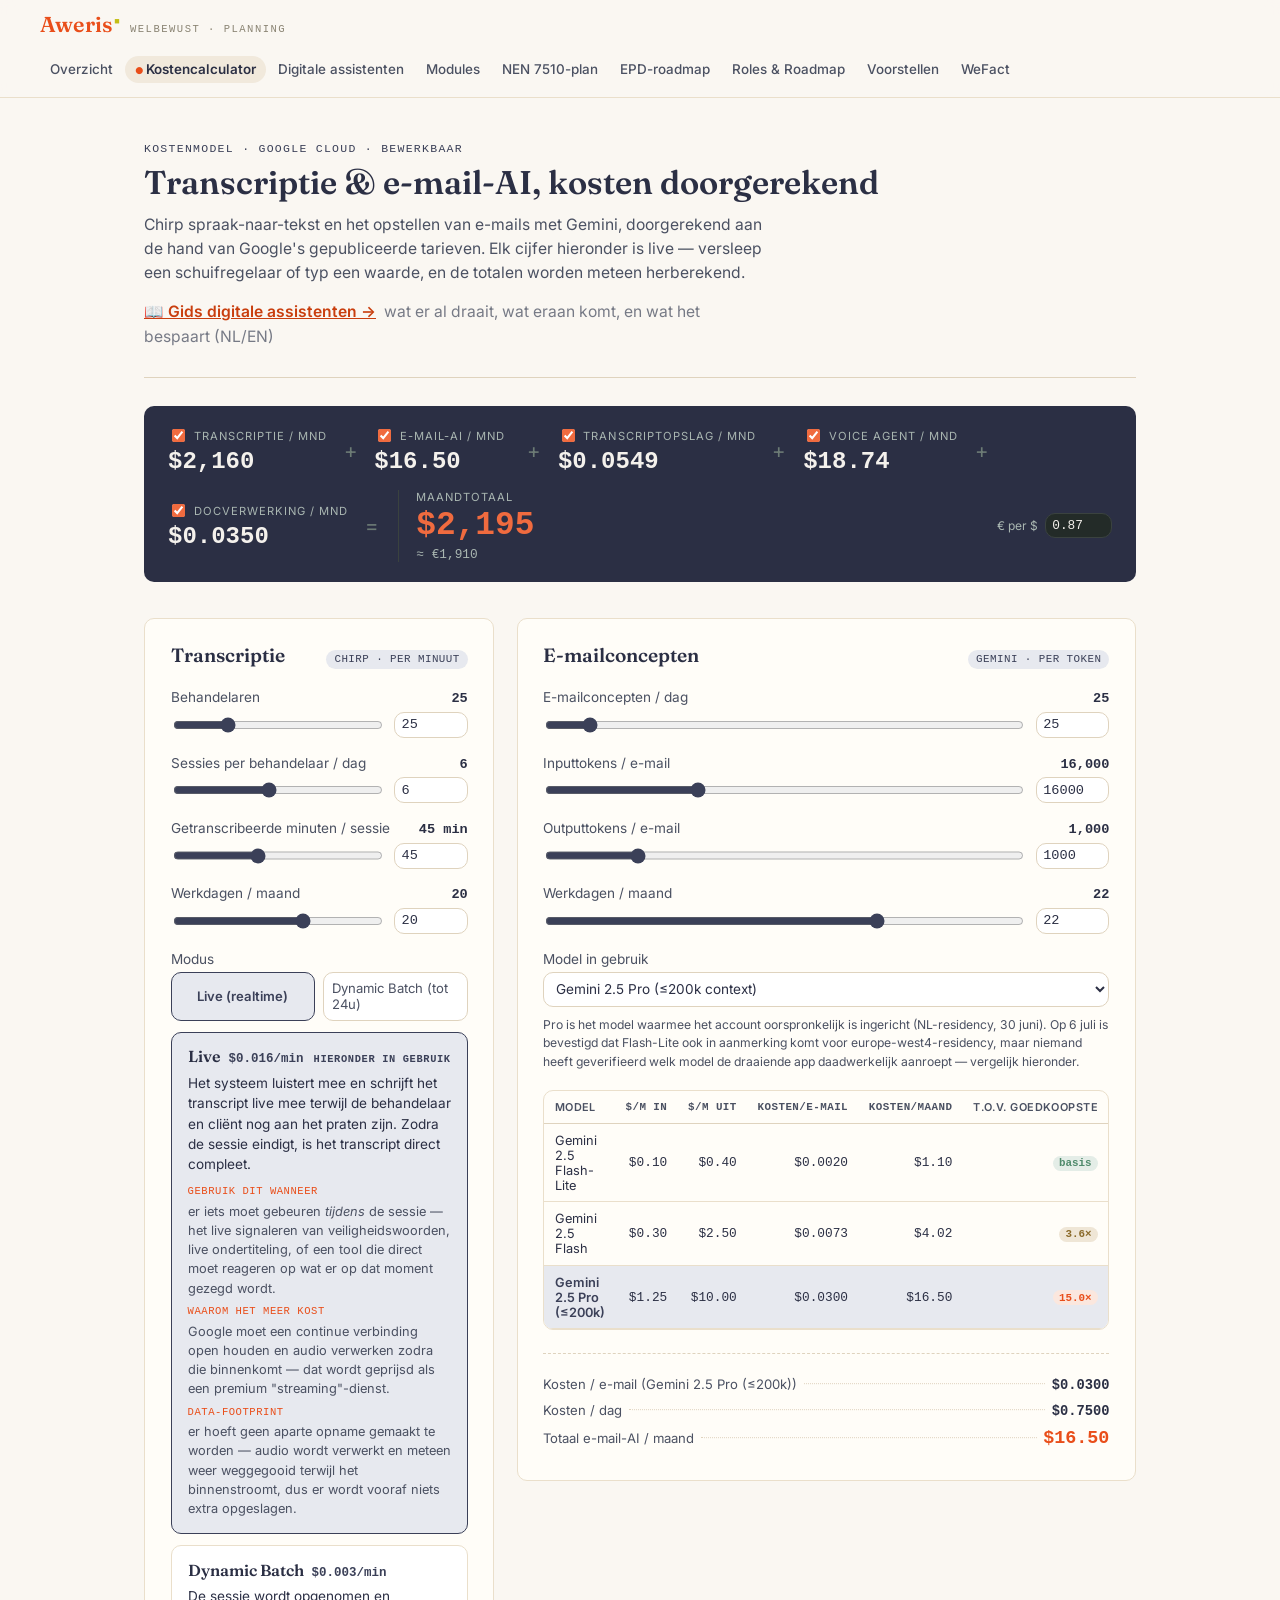
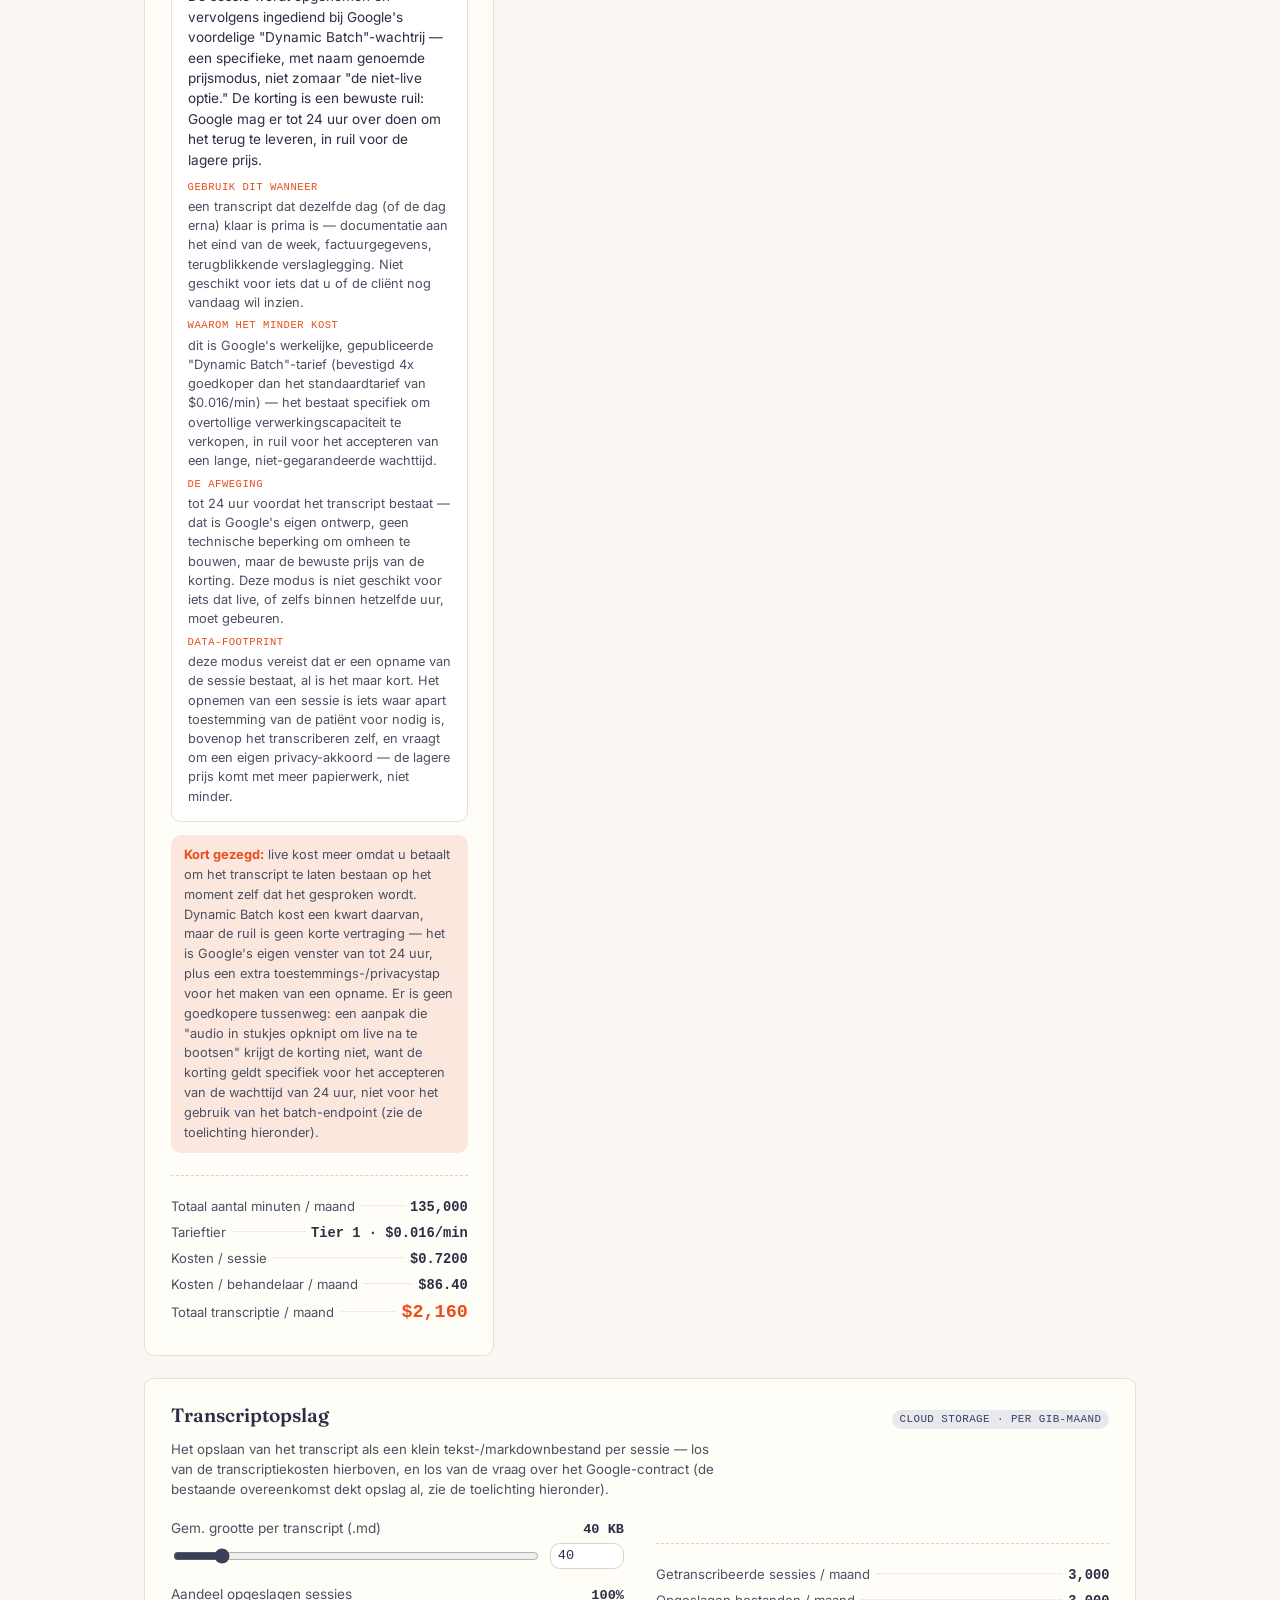
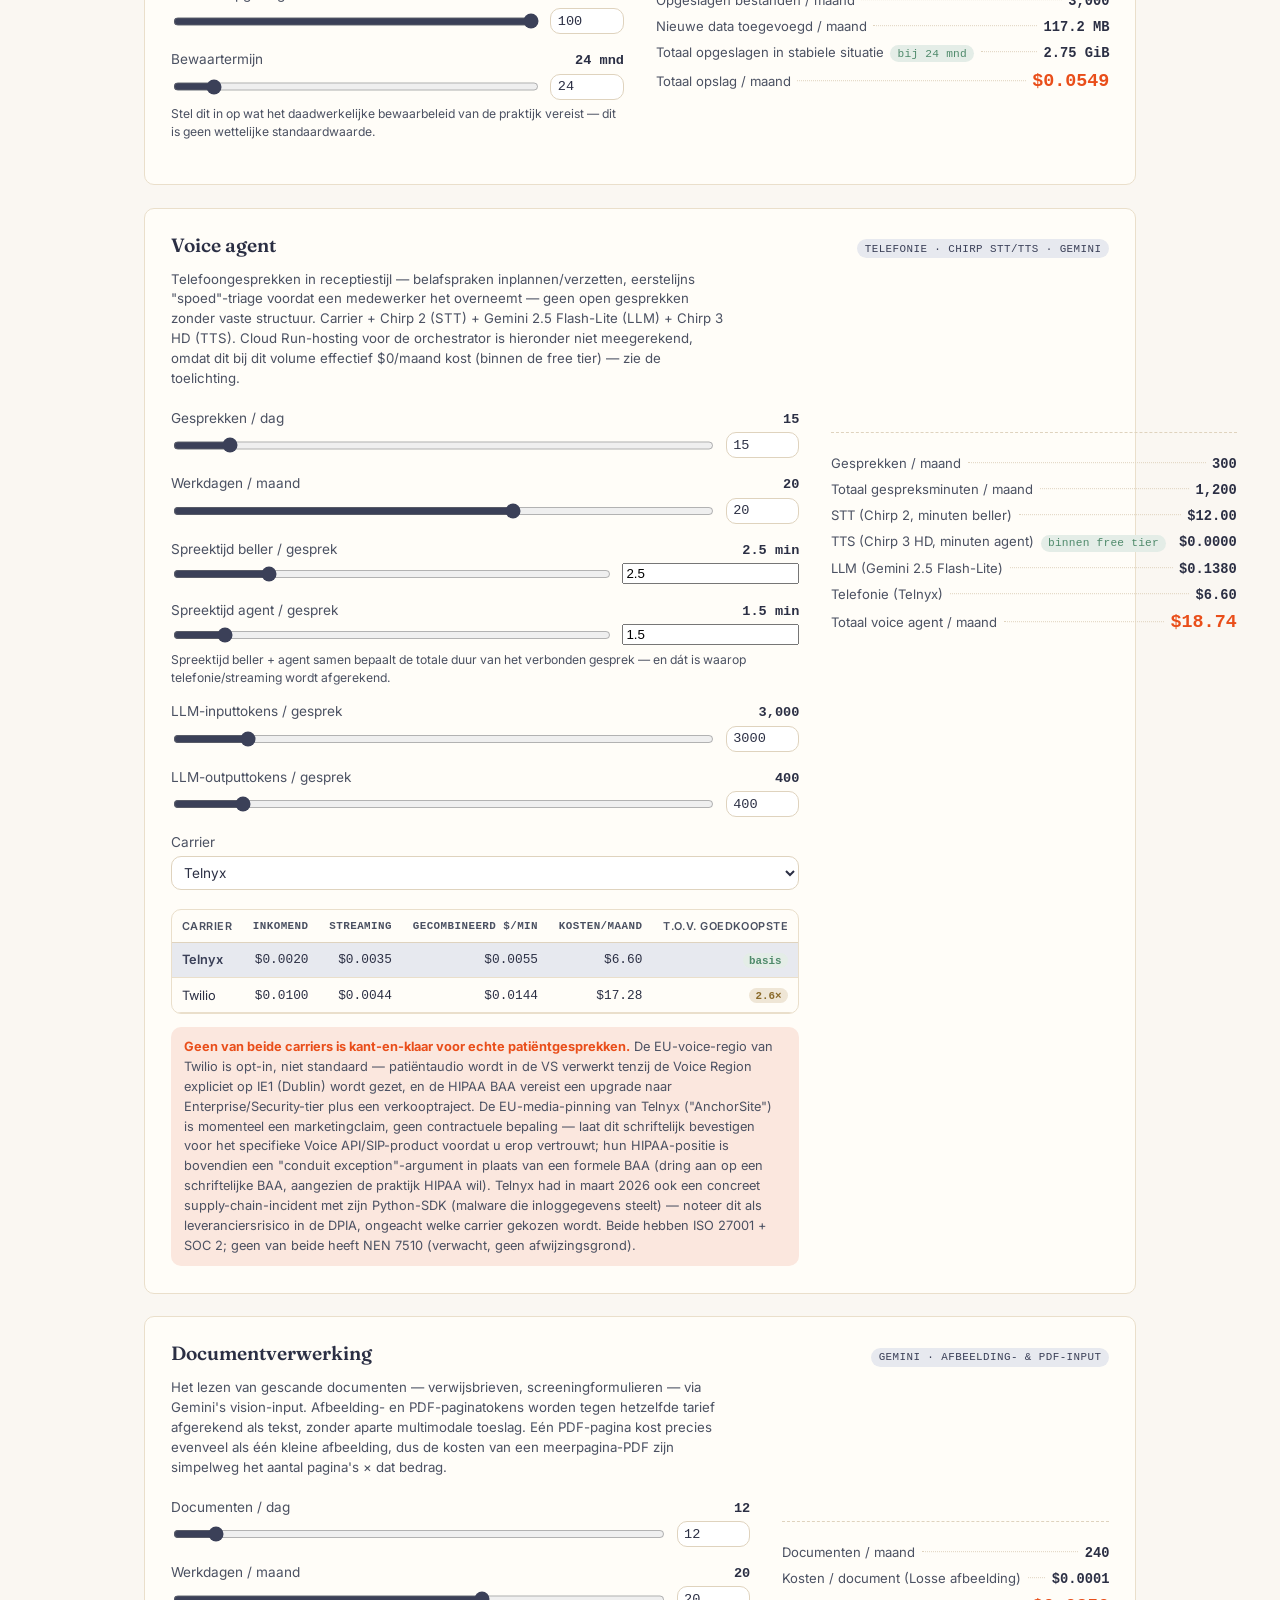
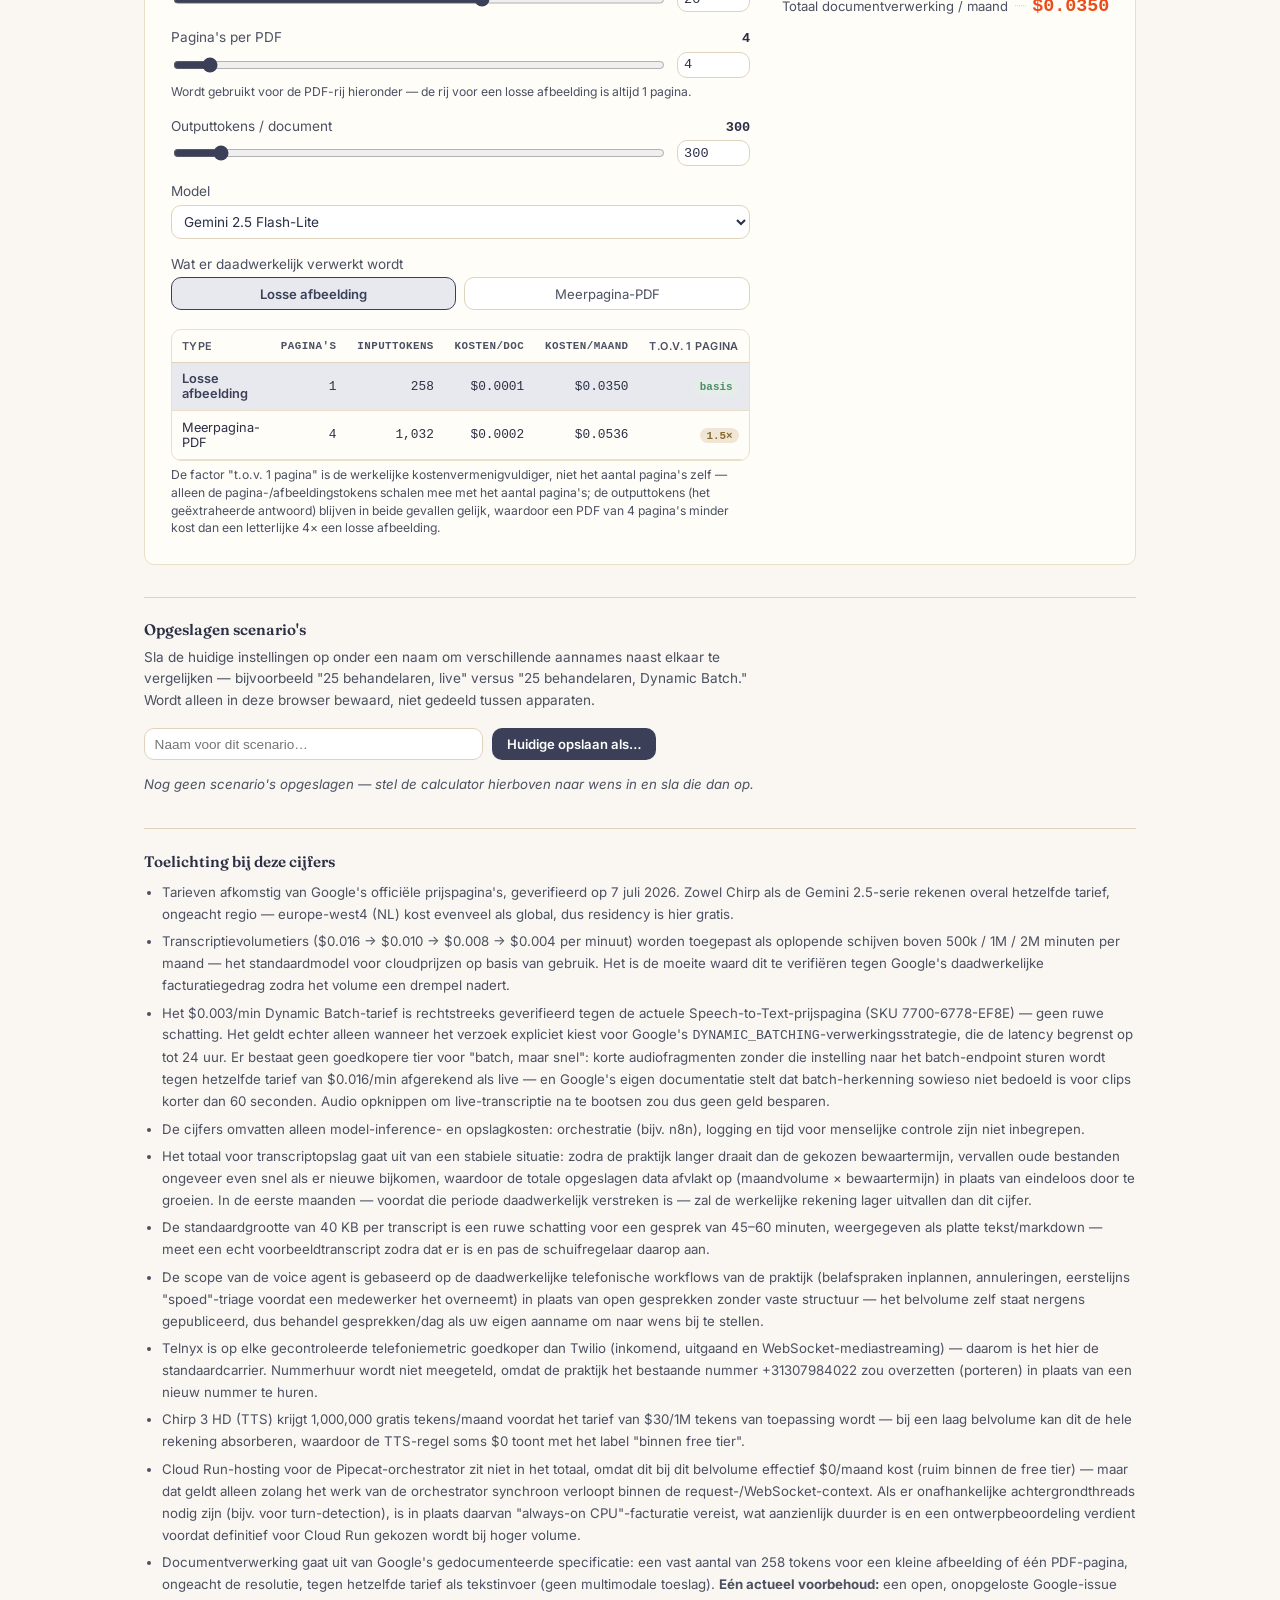
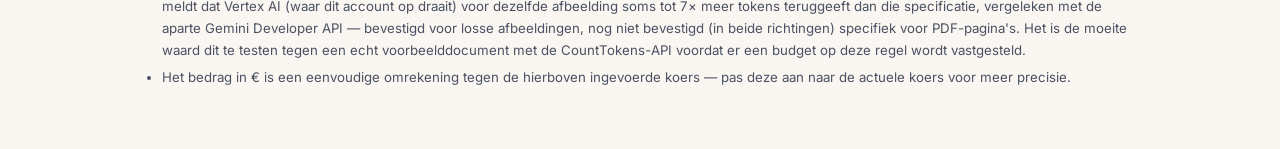
<file: index.html>
<!DOCTYPE html>
<html lang="nl">
<head>
<meta charset="UTF-8">
<meta name="viewport" content="width=device-width, initial-scale=1.0">
<title>Kostencalculator — WelBewust × Aweris</title>
<style>
  :root {
    --paper: #EFF2EF;
    --panel: #FBFCFB;
    --ink: #161B1A;
    --ink-soft: #4B5652;
    --petrol: #1F4B4A;
    --petrol-tint: #E4ECEA;
    --rust: #9C4A2E;
    --rust-tint: #F3E6DF;
    --moss: #3F6B4F;
    --moss-tint: #E4EDE4;
    --line: #D7DED9;
    --line-strong: #B9C4BE;
    --radius: 3px;
  }

  * { box-sizing: border-box; }

  @media (prefers-reduced-motion: reduce) {
    * { transition: none !important; animation: none !important; }
  }

  body {
    margin: 0;
    background: var(--paper);
    color: var(--ink);
    font-family: "Inter", "Segoe UI", system-ui, -apple-system, sans-serif;
    -webkit-font-smoothing: antialiased;
  }

  .page {
    max-width: 1040px;
    margin: 0 auto;
    padding: 2.75rem 1.5rem 4rem;
  }

  h1, h2, h3 {
    font-family: "Fraunces", "Iowan Old Style", "Palatino Linotype", Georgia, serif;
    color: var(--ink);
    text-wrap: balance;
    margin: 0;
  }

  .mono {
    font-family: ui-monospace, "SF Mono", Menlo, Consolas, "Cascadia Code", monospace;
    font-variant-numeric: tabular-nums;
  }

  /* ---------- Masthead ---------- */

  .masthead {
    display: flex;
    flex-direction: column;
    gap: 0.55rem;
    padding-bottom: 1.75rem;
    border-bottom: 1px solid var(--line-strong);
    margin-bottom: 1.75rem;
  }

  .eyebrow {
    font-family: ui-monospace, "SF Mono", Menlo, Consolas, monospace;
    font-size: 0.72rem;
    letter-spacing: 0.11em;
    text-transform: uppercase;
    color: var(--petrol);
    margin: 0;
  }

  .masthead h1 {
    font-size: 2.05rem;
    font-weight: 600;
    line-height: 1.15;
  }

  .dek {
    max-width: 62ch;
    color: var(--ink-soft);
    font-size: 0.98rem;
    line-height: 1.55;
    margin: 0.15rem 0 0;
  }

  /* ---------- Total strip ---------- */

  .total-strip {
    display: flex;
    align-items: stretch;
    gap: 0.9rem;
    background: var(--ink);
    color: var(--paper);
    border-radius: var(--radius);
    padding: 1.25rem 1.5rem;
    margin-bottom: 2.25rem;
    flex-wrap: wrap;
  }

  .total-block {
    display: flex;
    flex-direction: column;
    justify-content: center;
    gap: 0.2rem;
    min-width: 8.5rem;
  }

  .total-label {
    font-size: 0.7rem;
    letter-spacing: 0.09em;
    text-transform: uppercase;
    color: #A9B6B1;
  }

  .total-toggle {
    display: flex;
    align-items: center;
    gap: 0.35rem;
    cursor: pointer;
    width: fit-content;
  }

  .total-toggle input {
    accent-color: #F06B3F;
    cursor: pointer;
  }

  .total-value {
    font-family: ui-monospace, "SF Mono", Menlo, Consolas, monospace;
    font-variant-numeric: tabular-nums;
    font-size: 1.5rem;
    font-weight: 600;
    color: #F4F1EC;
    transition: opacity 0.15s ease;
  }

  .total-block.excluded .total-value {
    opacity: 0.35;
    text-decoration: line-through;
  }

  .total-block.excluded .total-label {
    opacity: 0.5;
  }

  .total-plus, .total-equals {
    align-self: center;
    color: #6C7B75;
    font-size: 1.3rem;
    padding: 0 0.15rem;
  }

  .total-block.grand {
    padding-left: 1.1rem;
    border-left: 1px solid #3A423F;
    margin-left: 0.15rem;
  }

  .grand-value {
    font-size: 2.05rem;
    color: #F06B3F;
  }

  .total-eur {
    font-family: ui-monospace, "SF Mono", Menlo, Consolas, monospace;
    font-size: 0.8rem;
    color: #A9B6B1;
  }

  .fx-row {
    display: flex;
    align-items: center;
    gap: 0.4rem;
    margin-left: auto;
    align-self: center;
    font-size: 0.75rem;
    color: #A9B6B1;
  }

  .fx-row input {
    width: 4.2rem;
    background: #232B28;
    border: 1px solid #3A423F;
    color: #F4F1EC;
    border-radius: var(--radius);
    padding: 0.25rem 0.4rem;
    font-family: ui-monospace, monospace;
    font-size: 0.8rem;
  }

  /* ---------- Panels ---------- */

  .panels {
    display: grid;
    grid-template-columns: 1fr 1fr;
    gap: 1.4rem;
    align-items: start;
  }

  @media (max-width: 820px) {
    .panels { grid-template-columns: 1fr; }
  }

  .panel {
    background: var(--panel);
    border: 1px solid var(--line);
    border-radius: var(--radius);
    padding: 1.5rem 1.6rem 1.7rem;
  }

  .panel h2 {
    font-size: 1.2rem;
    font-weight: 600;
    display: flex;
    align-items: baseline;
    justify-content: space-between;
    gap: 0.5rem;
    flex-wrap: wrap;
    margin-bottom: 1.3rem;
  }

  .unit-tag {
    font-family: ui-monospace, monospace;
    font-size: 0.68rem;
    letter-spacing: 0.04em;
    text-transform: uppercase;
    color: var(--petrol);
    background: var(--petrol-tint);
    padding: 0.22rem 0.5rem;
    border-radius: var(--radius);
    font-weight: 500;
  }

  .panel-wide {
    grid-column: 1 / -1;
  }

  .panel-subnote {
    font-size: 0.83rem;
    color: var(--ink-soft);
    line-height: 1.5;
    max-width: 70ch;
    margin: -0.6rem 0 1.3rem;
  }

  .storage-grid {
    display: grid;
    grid-template-columns: 1fr 1fr;
    gap: 2rem;
  }

  @media (max-width: 700px) {
    .storage-grid { grid-template-columns: 1fr; }
  }

  .storage-ledger {
    margin-top: 0;
    padding-top: 0;
    border-top: none;
  }

  .field-note {
    font-size: 0.76rem;
    color: var(--ink-soft);
    line-height: 1.45;
    margin: 0.35rem 0 0;
  }

  /* ---------- Inputs ---------- */

  .field {
    margin-bottom: 1.05rem;
  }

  .field-head {
    display: flex;
    justify-content: space-between;
    align-items: baseline;
    margin-bottom: 0.35rem;
  }

  .field label {
    font-size: 0.85rem;
    color: var(--ink-soft);
  }

  .field-value {
    font-family: ui-monospace, "SF Mono", Menlo, Consolas, monospace;
    font-variant-numeric: tabular-nums;
    font-size: 0.85rem;
    font-weight: 600;
    color: var(--ink);
  }

  .field-controls {
    display: flex;
    align-items: center;
    gap: 0.6rem;
  }

  input[type="range"] {
    flex: 1;
    accent-color: var(--petrol);
    height: 1.1rem;
  }

  input[type="number"] {
    width: 4.6rem;
    font-family: ui-monospace, monospace;
    font-variant-numeric: tabular-nums;
    border: 1px solid var(--line-strong);
    border-radius: var(--radius);
    padding: 0.28rem 0.4rem;
    font-size: 0.85rem;
    color: var(--ink);
    background: #fff;
  }

  input:focus-visible, select:focus-visible, button:focus-visible {
    outline: 2px solid var(--petrol);
    outline-offset: 1px;
  }

  .mode-toggle {
    display: flex;
    gap: 0.5rem;
    margin-bottom: 0.4rem;
  }

  .mode-toggle label {
    flex: 1;
    display: flex;
    align-items: center;
    justify-content: center;
    gap: 0.35rem;
    border: 1px solid var(--line-strong);
    border-radius: var(--radius);
    padding: 0.45rem 0.5rem;
    font-size: 0.82rem;
    color: var(--ink-soft);
    cursor: pointer;
    background: #fff;
  }

  .mode-toggle input { position: absolute; opacity: 0; pointer-events: none; }

  .mode-toggle label:has(input:checked) {
    border-color: var(--petrol);
    background: var(--petrol-tint);
    color: var(--petrol);
    font-weight: 600;
  }

  .mode-compare {
    display: flex;
    flex-direction: column;
    gap: 0.7rem;
    margin-top: 0.7rem;
  }

  .mode-card {
    border: 1px solid var(--line);
    border-radius: var(--radius);
    padding: 0.85rem 1rem 0.95rem;
    background: #fff;
    transition: border-color 0.15s ease, background 0.15s ease;
  }

  .mode-card.active {
    border-color: var(--petrol);
    background: var(--petrol-tint);
  }

  .mode-card-head {
    display: flex;
    align-items: baseline;
    justify-content: space-between;
    margin-bottom: 0.4rem;
  }

  .mode-name {
    font-family: "Fraunces", "Iowan Old Style", Palatino, serif;
    font-size: 1rem;
    font-weight: 600;
    color: var(--ink);
    display: flex;
    align-items: baseline;
    gap: 0.5rem;
  }

  .mode-price {
    font-size: 0.78rem;
    font-weight: 600;
    color: var(--petrol);
  }

  .mode-flag {
    font-family: ui-monospace, monospace;
    font-size: 0.65rem;
    letter-spacing: 0.06em;
    text-transform: uppercase;
    color: var(--petrol);
    opacity: 0;
    font-weight: 600;
  }

  .mode-card.active .mode-flag { opacity: 1; }

  .mode-desc {
    font-size: 0.85rem;
    color: var(--ink);
    line-height: 1.5;
    margin: 0 0 0.6rem;
  }

  .mode-points {
    list-style: none;
    margin: 0;
    padding: 0;
    display: flex;
    flex-direction: column;
    gap: 0.4rem;
  }

  .mode-points li {
    font-size: 0.8rem;
    color: var(--ink-soft);
    line-height: 1.5;
    padding-left: 0;
  }

  .pt-label {
    display: block;
    font-family: ui-monospace, monospace;
    font-size: 0.66rem;
    letter-spacing: 0.05em;
    text-transform: uppercase;
    color: var(--rust);
    margin-bottom: 0.1rem;
  }

  .mode-bottom-line {
    font-size: 0.8rem;
    color: var(--ink-soft);
    line-height: 1.55;
    background: var(--rust-tint);
    border-radius: var(--radius);
    padding: 0.65rem 0.85rem;
    margin: 0.8rem 0 0;
  }

  .mode-bottom-line strong { color: var(--rust); }

  select {
    width: 100%;
    font-family: "Inter", "Segoe UI", system-ui, -apple-system, sans-serif;
    font-size: 0.85rem;
    color: var(--ink);
    border: 1px solid var(--line-strong);
    border-radius: var(--radius);
    padding: 0.45rem 0.5rem;
    background: #fff;
  }

  /* ---------- Ledger readout ---------- */

  .ledger {
    margin-top: 1.4rem;
    padding-top: 1.1rem;
    border-top: 1px dashed var(--line-strong);
  }

  .ledger-row {
    display: flex;
    align-items: baseline;
    gap: 0.4rem;
    padding: 0.28rem 0;
  }

  .ledger-row .lbl {
    font-size: 0.82rem;
    color: var(--ink-soft);
    white-space: nowrap;
  }

  .ledger-row .leader {
    flex: 1;
    border-bottom: 1px dotted var(--line-strong);
    transform: translateY(-0.3rem);
  }

  .ledger-row .val {
    font-family: ui-monospace, "SF Mono", Menlo, Consolas, monospace;
    font-variant-numeric: tabular-nums;
    font-size: 0.86rem;
    font-weight: 600;
    white-space: nowrap;
  }

  .ledger-row.headline .val {
    font-size: 1.15rem;
    color: var(--rust);
  }

  .tier-pill {
    display: inline-block;
    font-family: ui-monospace, monospace;
    font-size: 0.7rem;
    letter-spacing: 0.02em;
    background: var(--moss-tint);
    color: var(--moss);
    border-radius: var(--radius);
    padding: 0.15rem 0.45rem;
    margin-left: 0.4rem;
  }

  /* ---------- Model comparison ---------- */

  .compare {
    margin-top: 1.2rem;
    border: 1px solid var(--line);
    border-radius: var(--radius);
    overflow-x: auto;
  }

  table.compare-table {
    width: 100%;
    border-collapse: collapse;
    font-size: 0.8rem;
    min-width: 480px;
  }

  .compare-table th, .compare-table td {
    padding: 0.55rem 0.65rem;
    text-align: right;
    border-bottom: 1px solid var(--line);
    white-space: nowrap;
  }

  .compare-table th:first-child, .compare-table td:first-child {
    text-align: left;
    white-space: normal;
  }

  .compare-table thead th {
    font-size: 0.68rem;
    text-transform: uppercase;
    letter-spacing: 0.04em;
    color: var(--ink-soft);
    font-weight: 600;
    border-bottom: 1px solid var(--line-strong);
  }

  .compare-table td.mono, .compare-table th.mono { font-family: ui-monospace, monospace; font-variant-numeric: tabular-nums; }

  .compare-table tbody tr.active {
    background: var(--petrol-tint);
  }

  .compare-table tbody tr.active td:first-child {
    color: var(--petrol);
    font-weight: 600;
  }

  .chip {
    display: inline-block;
    font-family: ui-monospace, monospace;
    font-size: 0.68rem;
    border-radius: var(--radius);
    padding: 0.1rem 0.4rem;
    font-weight: 600;
  }

  .chip.cheap { background: var(--moss-tint); color: var(--moss); }
  .chip.mid { background: #EFE6D6; color: #8A6A2A; }
  .chip.costly { background: var(--rust-tint); color: var(--rust); }

  .model-note {
    font-size: 0.76rem;
    color: var(--ink-soft);
    line-height: 1.5;
    margin: 0.6rem 0 0;
  }

  /* ---------- Scenarios ---------- */

  .scenarios {
    margin-top: 2rem;
    padding-top: 1.4rem;
    border-top: 1px solid var(--line-strong);
  }

  .scenarios h3 {
    font-size: 0.95rem;
    font-weight: 600;
    margin-bottom: 0.5rem;
  }

  .scenarios-intro {
    font-size: 0.85rem;
    color: var(--ink-soft);
    line-height: 1.55;
    max-width: 68ch;
    margin: 0 0 1.1rem;
  }

  .scenario-save-row {
    display: flex;
    gap: 0.6rem;
    margin-bottom: 1rem;
    max-width: 32rem;
  }

  .scenario-save-row input[type="text"] {
    flex: 1;
    font-size: 0.85rem;
    color: var(--ink);
    border: 1px solid var(--line-strong);
    border-radius: var(--radius);
    padding: 0.45rem 0.6rem;
    background: #fff;
  }

  button {
    font-family: "Inter", "Segoe UI", system-ui, -apple-system, sans-serif;
    font-size: 0.82rem;
    font-weight: 600;
    color: #fff;
    background: var(--petrol);
    border: none;
    border-radius: var(--radius);
    padding: 0.5rem 0.9rem;
    cursor: pointer;
  }

  button:hover { background: #2C3146; }

  button.secondary {
    background: transparent;
    color: var(--ink-soft);
    border: 1px solid var(--line-strong);
    padding: 0.3rem 0.6rem;
    font-weight: 500;
  }

  button.secondary:hover { border-color: var(--petrol); color: var(--petrol); background: var(--petrol-tint); }

  .scenarios-empty {
    font-size: 0.83rem;
    color: var(--ink-soft);
    font-style: italic;
  }

  .scenario-table-wrap {
    overflow-x: auto;
    border: 1px solid var(--line);
    border-radius: var(--radius);
  }

  table.scenario-table {
    width: 100%;
    border-collapse: collapse;
    font-size: 0.82rem;
    min-width: 560px;
  }

  .scenario-table th, .scenario-table td {
    padding: 0.55rem 0.7rem;
    text-align: right;
    border-bottom: 1px solid var(--line);
    white-space: nowrap;
  }

  .scenario-table th:first-child, .scenario-table td:first-child {
    text-align: left;
    white-space: normal;
    font-weight: 600;
  }

  .scenario-table thead th {
    font-size: 0.68rem;
    text-transform: uppercase;
    letter-spacing: 0.04em;
    color: var(--ink-soft);
    font-weight: 600;
    border-bottom: 1px solid var(--line-strong);
  }

  .scenario-table td.mono, .scenario-table th.mono {
    font-family: ui-monospace, monospace;
    font-variant-numeric: tabular-nums;
  }

  .scenario-table td.grand-cell {
    font-weight: 700;
    color: var(--rust);
  }

  .scenario-row-actions {
    display: flex;
    gap: 0.4rem;
    justify-content: flex-end;
  }

  /* ---------- Footer ---------- */

  .notes {
    margin-top: 2.25rem;
    padding-top: 1.4rem;
    border-top: 1px solid var(--line-strong);
  }

  .notes h3 {
    font-size: 0.95rem;
    font-weight: 600;
    margin-bottom: 0.7rem;
  }

  .notes ul {
    margin: 0;
    padding-left: 1.15rem;
    color: var(--ink-soft);
    font-size: 0.83rem;
    line-height: 1.65;
  }

  .notes li { margin-bottom: 0.35rem; }
  .notes li:last-child { margin-bottom: 0; }

  /* ---------- Compliance status ---------- */

  .compliance {
    margin-top: 2rem;
    padding-top: 1.4rem;
    border-top: 1px solid var(--line-strong);
  }

  .compliance h3 {
    font-size: 0.95rem;
    font-weight: 600;
    margin-bottom: 0.5rem;
  }

  .compliance-intro {
    font-size: 0.85rem;
    color: var(--ink-soft);
    line-height: 1.55;
    max-width: 66ch;
    margin: 0 0 1.4rem;
  }

  .compliance-group {
    margin-bottom: 1.5rem;
  }

  .compliance-group:last-of-type {
    margin-bottom: 0.9rem;
  }

  .compliance-group h4 {
    font-family: ui-monospace, "SF Mono", Menlo, Consolas, monospace;
    font-size: 0.7rem;
    letter-spacing: 0.09em;
    text-transform: uppercase;
    color: var(--petrol);
    font-weight: 600;
    margin: 0 0 0.6rem;
  }

  .compliance-row {
    display: flex;
    align-items: flex-start;
    gap: 0.85rem;
    padding: 0.55rem 0;
    border-bottom: 1px solid var(--line);
  }

  .compliance-row:last-child { border-bottom: none; }

  .compliance-row .chip {
    flex: 0 0 auto;
    min-width: 6.4rem;
    text-align: center;
    padding: 0.22rem 0.4rem;
  }

  .compliance-text {
    font-size: 0.85rem;
    color: var(--ink);
    line-height: 1.55;
  }

  .chip.status-done { background: var(--moss-tint); color: var(--moss); }
  .chip.status-progress { background: #EFE6D6; color: #8A6A2A; }
  .chip.status-open { background: var(--rust-tint); color: var(--rust); }

  .compliance-footer-note {
    font-size: 0.78rem;
    font-style: italic;
    color: var(--ink-soft);
    margin: 0.9rem 0 0;
  }
</style>
<link rel="stylesheet" href="aweris.css">
</head>
<body>

<nav class="aw-nav">
  <a class="aw-brand" href="overview.html"><span class="aw-wordmark">Aweris</span><small>WelBewust &middot; planning</small></a>
  <div class="aw-nav-links">
    <a href="overview.html">Overzicht</a>
    <a href="index.html" aria-current="page">Kostencalculator</a>
    <a href="assistenten.html">Digitale assistenten</a>
    <a href="modules.html">Modules</a>
    <a href="compliance.html">NEN 7510-plan</a>
    <a href="epd-roadmap.html">EPD-roadmap</a>
    <a href="roles-and-roadmap.html">Roles &amp; Roadmap</a>
    <a href="proposals.html">Voorstellen</a>
    <a href="wefact.html">WeFact</a>
  </div>
</nav>

<div class="page">

  <header class="masthead">
    <p class="eyebrow">Kostenmodel &middot; Google Cloud &middot; bewerkbaar</p>
    <h1>Transcriptie &amp; e-mail-AI, kosten doorgerekend</h1>
    <p class="dek">Chirp spraak-naar-tekst en het opstellen van e-mails met Gemini, doorgerekend aan de hand van Google's gepubliceerde tarieven. Elk cijfer hieronder is live — versleep een schuifregelaar of typ een waarde, en de totalen worden meteen herberekend.</p>
    <p class="dek" style="margin-top:6px"><a href="assistenten.html" style="font-weight:600">📖 Gids digitale assistenten →</a> &nbsp;<span style="opacity:.75">wat er al draait, wat eraan komt, en wat het bespaart (NL/EN)</span></p>
  </header>

  <section class="total-strip">
    <div class="total-block" id="blockTranscription">
      <label class="total-toggle">
        <input type="checkbox" id="includeTranscription" checked />
        <span class="total-label">Transcriptie / mnd</span>
      </label>
      <span class="total-value mono" id="outTotalTranscription">$0</span>
    </div>
    <div class="total-plus">+</div>
    <div class="total-block" id="blockEmail">
      <label class="total-toggle">
        <input type="checkbox" id="includeEmail" checked />
        <span class="total-label">E-mail-AI / mnd</span>
      </label>
      <span class="total-value mono" id="outTotalEmail">$0</span>
    </div>
    <div class="total-plus">+</div>
    <div class="total-block" id="blockStorage">
      <label class="total-toggle">
        <input type="checkbox" id="includeStorage" checked />
        <span class="total-label">Transcriptopslag / mnd</span>
      </label>
      <span class="total-value mono" id="outTotalStorage">$0</span>
    </div>
    <div class="total-plus">+</div>
    <div class="total-block" id="blockVoice">
      <label class="total-toggle">
        <input type="checkbox" id="includeVoice" checked />
        <span class="total-label">Voice agent / mnd</span>
      </label>
      <span class="total-value mono" id="outTotalVoice">$0</span>
    </div>
    <div class="total-plus">+</div>
    <div class="total-block" id="blockDocs">
      <label class="total-toggle">
        <input type="checkbox" id="includeDocs" checked />
        <span class="total-label">Docverwerking / mnd</span>
      </label>
      <span class="total-value mono" id="outTotalDocs">$0</span>
    </div>
    <div class="total-equals">=</div>
    <div class="total-block grand">
      <span class="total-label">Maandtotaal</span>
      <span class="total-value grand-value mono" id="outGrandTotal">$0</span>
      <span class="total-eur mono" id="outGrandTotalEur">&asymp; &euro;0</span>
    </div>
    <div class="fx-row">
      <label for="fxRate">&euro; per $</label>
      <input type="text" inputmode="decimal" id="fxRate" value="0.87" title="Geverifieerd op 7 juli 2026 (EUR/USD ≈ 1.143 volgens Xe/ECB) — pas gerust aan naar de actuele koers" />
    </div>
  </section>

  <section class="panels">

    <!-- ============ TRANSCRIPTION PANEL ============ -->
    <article class="panel">
      <h2>Transcriptie <span class="unit-tag">Chirp &middot; per minuut</span></h2>

      <div class="field">
        <div class="field-head">
          <label for="therapists">Behandelaren</label>
          <span class="field-value"><span id="valTherapists">25</span></span>
        </div>
        <div class="field-controls">
          <input type="range" id="therapists" min="1" max="100" step="1" value="25" />
          <input type="number" id="therapistsNum" min="1" max="500" step="1" value="25" />
        </div>
      </div>

      <div class="field">
        <div class="field-head">
          <label for="sessionsPerDay">Sessies per behandelaar / dag</label>
          <span class="field-value"><span id="valSessionsPerDay">6</span></span>
        </div>
        <div class="field-controls">
          <input type="range" id="sessionsPerDay" min="1" max="12" step="1" value="6" />
          <input type="number" id="sessionsPerDayNum" min="1" max="20" step="1" value="6" />
        </div>
      </div>

      <div class="field">
        <div class="field-head">
          <label for="minsPerSession">Getranscribeerde minuten / sessie</label>
          <span class="field-value"><span id="valMinsPerSession">45</span> min</span>
        </div>
        <div class="field-controls">
          <input type="range" id="minsPerSession" min="15" max="90" step="5" value="45" />
          <input type="number" id="minsPerSessionNum" min="1" max="180" step="1" value="45" />
        </div>
      </div>

      <div class="field">
        <div class="field-head">
          <label for="workDaysT">Werkdagen / maand</label>
          <span class="field-value"><span id="valWorkDaysT">20</span></span>
        </div>
        <div class="field-controls">
          <input type="range" id="workDaysT" min="1" max="31" step="1" value="20" />
          <input type="number" id="workDaysTNum" min="1" max="31" step="1" value="20" />
        </div>
      </div>

      <div class="field">
        <div class="field-head"><label>Modus</label></div>
        <div class="mode-toggle">
          <label><input type="radio" name="mode" value="live" checked /> Live (realtime)</label>
          <label><input type="radio" name="mode" value="batch" /> Dynamic Batch (tot 24u)</label>
        </div>

        <div class="mode-compare">
          <div class="mode-card" id="modeCardLive">
            <div class="mode-card-head">
              <span class="mode-name">Live <span class="mode-price mono">$0.016/min</span></span>
              <span class="mode-flag" id="flagLive">geselecteerd</span>
            </div>
            <p class="mode-desc">Het systeem luistert mee en schrijft het transcript live mee terwijl de behandelaar en cliënt nog aan het praten zijn. Zodra de sessie eindigt, is het transcript direct compleet.</p>
            <ul class="mode-points">
              <li><span class="pt-label">Gebruik dit wanneer</span>er iets moet gebeuren <em>tijdens</em> de sessie — het live signaleren van veiligheidswoorden, live ondertiteling, of een tool die direct moet reageren op wat er op dat moment gezegd wordt.</li>
              <li><span class="pt-label">Waarom het meer kost</span>Google moet een continue verbinding open houden en audio verwerken zodra die binnenkomt — dat wordt geprijsd als een premium "streaming"-dienst.</li>
              <li><span class="pt-label">Data-footprint</span>er hoeft geen aparte opname gemaakt te worden — audio wordt verwerkt en meteen weer weggegooid terwijl het binnenstroomt, dus er wordt vooraf niets extra opgeslagen.</li>
            </ul>
          </div>

          <div class="mode-card" id="modeCardBatch">
            <div class="mode-card-head">
              <span class="mode-name">Dynamic Batch <span class="mode-price mono">$0.003/min</span></span>
              <span class="mode-flag" id="flagBatch">geselecteerd</span>
            </div>
            <p class="mode-desc">De sessie wordt opgenomen en vervolgens ingediend bij Google's voordelige "Dynamic Batch"-wachtrij — een specifieke, met naam genoemde prijsmodus, niet zomaar "de niet-live optie." De korting is een bewuste ruil: Google mag er tot 24 uur over doen om het terug te leveren, in ruil voor de lagere prijs.</p>
            <ul class="mode-points">
              <li><span class="pt-label">Gebruik dit wanneer</span>een transcript dat dezelfde dag (of de dag erna) klaar is prima is — documentatie aan het eind van de week, factuurgegevens, terugblikkende verslaglegging. Niet geschikt voor iets dat u of de cliënt nog vandaag wil inzien.</li>
              <li><span class="pt-label">Waarom het minder kost</span>dit is Google's werkelijke, gepubliceerde "Dynamic Batch"-tarief (bevestigd 4x goedkoper dan het standaardtarief van $0.016/min) — het bestaat specifiek om overtollige verwerkingscapaciteit te verkopen, in ruil voor het accepteren van een lange, niet-gegarandeerde wachttijd.</li>
              <li><span class="pt-label">De afweging</span>tot 24 uur voordat het transcript bestaat — dat is Google's eigen ontwerp, geen technische beperking om omheen te bouwen, maar de bewuste prijs van de korting. Deze modus is niet geschikt voor iets dat live, of zelfs binnen hetzelfde uur, moet gebeuren.</li>
              <li><span class="pt-label">Data-footprint</span>deze modus vereist dat er een opname van de sessie bestaat, al is het maar kort. Het opnemen van een sessie is iets waar apart toestemming van de patiënt voor nodig is, bovenop het transcriberen zelf, en vraagt om een eigen privacy-akkoord — de lagere prijs komt met meer papierwerk, niet minder.</li>
            </ul>
          </div>
        </div>

        <p class="mode-bottom-line"><strong>Kort gezegd:</strong> live kost meer omdat u betaalt om het transcript te laten bestaan op het moment zelf dat het gesproken wordt. Dynamic Batch kost een kwart daarvan, maar de ruil is geen korte vertraging — het is Google's eigen venster van tot 24 uur, plus een extra toestemmings-/privacystap voor het maken van een opname. Er is geen goedkopere tussenweg: een aanpak die "audio in stukjes opknipt om live na te bootsen" krijgt de korting niet, want de korting geldt specifiek voor het accepteren van de wachttijd van 24 uur, niet voor het gebruik van het batch-endpoint (zie de toelichting hieronder).</p>
      </div>

      <div class="ledger">
        <div class="ledger-row">
          <span class="lbl">Totaal aantal minuten / maand</span>
          <span class="leader"></span>
          <span class="val mono" id="outMinutes">0</span>
        </div>
        <div class="ledger-row">
          <span class="lbl">Tarieftier</span>
          <span class="leader"></span>
          <span class="val mono" id="outTier">&mdash;</span>
        </div>
        <div class="ledger-row">
          <span class="lbl">Kosten / sessie</span>
          <span class="leader"></span>
          <span class="val mono" id="outCostSession">$0</span>
        </div>
        <div class="ledger-row">
          <span class="lbl">Kosten / behandelaar / maand</span>
          <span class="leader"></span>
          <span class="val mono" id="outCostTherapistMonth">$0</span>
        </div>
        <div class="ledger-row headline">
          <span class="lbl">Totaal transcriptie / maand</span>
          <span class="leader"></span>
          <span class="val mono" id="outCostMonthT">$0</span>
        </div>
      </div>
    </article>

    <!-- ============ EMAIL PANEL ============ -->
    <article class="panel">
      <h2>E-mailconcepten <span class="unit-tag">Gemini &middot; per token</span></h2>

      <div class="field">
        <div class="field-head">
          <label for="emailsPerDay">E-mailconcepten / dag</label>
          <span class="field-value"><span id="valEmailsPerDay">25</span></span>
        </div>
        <div class="field-controls">
          <input type="range" id="emailsPerDay" min="1" max="300" step="1" value="25" />
          <input type="number" id="emailsPerDayNum" min="1" max="2000" step="1" value="25" />
        </div>
      </div>

      <div class="field">
        <div class="field-head">
          <label for="inputTokens">Inputtokens / e-mail</label>
          <span class="field-value"><span id="valInputTokens">16,000</span></span>
        </div>
        <div class="field-controls">
          <input type="range" id="inputTokens" min="500" max="50000" step="500" value="16000" />
          <input type="number" id="inputTokensNum" min="1" max="200000" step="100" value="16000" />
        </div>
      </div>

      <div class="field">
        <div class="field-head">
          <label for="outputTokens">Outputtokens / e-mail</label>
          <span class="field-value"><span id="valOutputTokens">1,000</span></span>
        </div>
        <div class="field-controls">
          <input type="range" id="outputTokens" min="100" max="5000" step="100" value="1000" />
          <input type="number" id="outputTokensNum" min="1" max="50000" step="50" value="1000" />
        </div>
      </div>

      <div class="field">
        <div class="field-head">
          <label for="workDaysE">Werkdagen / maand</label>
          <span class="field-value"><span id="valWorkDaysE">22</span></span>
        </div>
        <div class="field-controls">
          <input type="range" id="workDaysE" min="1" max="31" step="1" value="22" />
          <input type="number" id="workDaysENum" min="1" max="31" step="1" value="22" />
        </div>
      </div>

      <div class="field">
        <div class="field-head"><label for="modelSelect">Model in gebruik</label></div>
        <select id="modelSelect">
          <option value="flashlite">Gemini 2.5 Flash-Lite</option>
          <option value="flash">Gemini 2.5 Flash</option>
          <option value="pro" selected>Gemini 2.5 Pro (&le;200k context)</option>
        </select>
        <p class="model-note">Pro is het model waarmee het account oorspronkelijk is ingericht (NL-residency, 30 juni). Op 6 juli is bevestigd dat Flash-Lite ook in aanmerking komt voor europe-west4-residency, maar niemand heeft geverifieerd welk model de draaiende app daadwerkelijk aanroept — vergelijk hieronder.</p>
      </div>

      <div class="compare">
        <table class="compare-table">
          <thead>
            <tr>
              <th>Model</th>
              <th class="mono">$/M in</th>
              <th class="mono">$/M uit</th>
              <th class="mono">Kosten/e-mail</th>
              <th class="mono">Kosten/maand</th>
              <th>t.o.v. goedkoopste</th>
            </tr>
          </thead>
          <tbody id="compareBody"></tbody>
        </table>
      </div>

      <div class="ledger">
        <div class="ledger-row">
          <span class="lbl">Kosten / e-mail <span id="selectedModelLabel"></span></span>
          <span class="leader"></span>
          <span class="val mono" id="outCostEmail">$0</span>
        </div>
        <div class="ledger-row">
          <span class="lbl">Kosten / dag</span>
          <span class="leader"></span>
          <span class="val mono" id="outCostDayE">$0</span>
        </div>
        <div class="ledger-row headline">
          <span class="lbl">Totaal e-mail-AI / maand</span>
          <span class="leader"></span>
          <span class="val mono" id="outCostMonthE">$0</span>
        </div>
      </div>
    </article>

    <article class="panel panel-wide">
      <h2>Transcriptopslag <span class="unit-tag">Cloud Storage &middot; per GiB-maand</span></h2>
      <p class="panel-subnote">Het opslaan van het transcript als een klein tekst-/markdownbestand per sessie &mdash; los van de transcriptiekosten hierboven, en los van de vraag over het Google-contract (de bestaande overeenkomst dekt opslag al, zie de toelichting hieronder).</p>

      <div class="storage-grid">
        <div class="storage-inputs">
          <div class="field">
            <div class="field-head">
              <label for="fileSizeKb">Gem. grootte per transcript (.md)</label>
              <span class="field-value"><span id="valFileSizeKb">40</span> KB</span>
            </div>
            <div class="field-controls">
              <input type="range" id="fileSizeKb" min="5" max="300" step="5" value="40" />
              <input type="number" id="fileSizeKbNum" min="1" max="2000" step="1" value="40" />
            </div>
          </div>

          <div class="field">
            <div class="field-head">
              <label for="storagePercent">Aandeel opgeslagen sessies</label>
              <span class="field-value"><span id="valStoragePercent">100</span>%</span>
            </div>
            <div class="field-controls">
              <input type="range" id="storagePercent" min="0" max="100" step="5" value="100" />
              <input type="number" id="storagePercentNum" min="0" max="100" step="1" value="100" />
            </div>
          </div>

          <div class="field">
            <div class="field-head">
              <label for="retentionMonths">Bewaartermijn</label>
              <span class="field-value"><span id="valRetentionMonths">24</span> mnd</span>
            </div>
            <div class="field-controls">
              <input type="range" id="retentionMonths" min="1" max="240" step="1" value="24" />
              <input type="number" id="retentionMonthsNum" min="1" max="600" step="1" value="24" />
            </div>
            <p class="field-note">Stel dit in op wat het daadwerkelijke bewaarbeleid van de praktijk vereist &mdash; dit is geen wettelijke standaardwaarde.</p>
          </div>
        </div>

        <div class="ledger storage-ledger">
          <div class="ledger-row">
            <span class="lbl">Getranscribeerde sessies / maand</span>
            <span class="leader"></span>
            <span class="val mono" id="outSessionsForStorage">0</span>
          </div>
          <div class="ledger-row">
            <span class="lbl">Opgeslagen bestanden / maand</span>
            <span class="leader"></span>
            <span class="val mono" id="outFilesPerMonth">0</span>
          </div>
          <div class="ledger-row">
            <span class="lbl">Nieuwe data toegevoegd / maand</span>
            <span class="leader"></span>
            <span class="val mono" id="outNewDataMonth">0 MB</span>
          </div>
          <div class="ledger-row">
            <span class="lbl">Totaal opgeslagen in stabiele situatie<span class="tier-pill" id="outRetentionPill">bij 24 mnd</span></span>
            <span class="leader"></span>
            <span class="val mono" id="outTotalStored">0 GiB</span>
          </div>
          <div class="ledger-row headline">
            <span class="lbl">Totaal opslag / maand</span>
            <span class="leader"></span>
            <span class="val mono" id="outCostMonthS">$0</span>
          </div>
        </div>
      </div>
    </article>

    <article class="panel panel-wide">
      <h2>Voice agent <span class="unit-tag">Telefonie &middot; Chirp STT/TTS &middot; Gemini</span></h2>
      <p class="panel-subnote">Telefoongesprekken in receptiestijl — belafspraken inplannen/verzetten, eerstelijns "spoed"-triage voordat een medewerker het overneemt — geen open gesprekken zonder vaste structuur. Carrier + Chirp 2 (STT) + Gemini 2.5 Flash-Lite (LLM) + Chirp 3 HD (TTS). Cloud Run-hosting voor de orchestrator is hieronder niet meegerekend, omdat dit bij dit volume effectief $0/maand kost (binnen de free tier) — zie de toelichting.</p>

      <div class="storage-grid">
        <div class="storage-inputs">
          <div class="field">
            <div class="field-head">
              <label for="callsPerDay">Gesprekken / dag</label>
              <span class="field-value"><span id="valCallsPerDay">15</span></span>
            </div>
            <div class="field-controls">
              <input type="range" id="callsPerDay" min="1" max="150" step="1" value="15" />
              <input type="number" id="callsPerDayNum" min="1" max="1000" step="1" value="15" />
            </div>
          </div>

          <div class="field">
            <div class="field-head">
              <label for="workDaysV">Werkdagen / maand</label>
              <span class="field-value"><span id="valWorkDaysV">20</span></span>
            </div>
            <div class="field-controls">
              <input type="range" id="workDaysV" min="1" max="31" step="1" value="20" />
              <input type="number" id="workDaysVNum" min="1" max="31" step="1" value="20" />
            </div>
          </div>

          <div class="field">
            <div class="field-head">
              <label for="callerTalkMin">Spreektijd beller / gesprek</label>
              <span class="field-value"><span id="valCallerTalkMin">2.5</span> min</span>
            </div>
            <div class="field-controls">
              <input type="range" id="callerTalkMin" min="0.5" max="10" step="0.5" value="2.5" />
              <input type="text" inputmode="decimal" id="callerTalkMinNum" value="2.5" />
            </div>
          </div>

          <div class="field">
            <div class="field-head">
              <label for="agentTalkMin">Spreektijd agent / gesprek</label>
              <span class="field-value"><span id="valAgentTalkMin">1.5</span> min</span>
            </div>
            <div class="field-controls">
              <input type="range" id="agentTalkMin" min="0.5" max="10" step="0.5" value="1.5" />
              <input type="text" inputmode="decimal" id="agentTalkMinNum" value="1.5" />
            </div>
            <p class="field-note">Spreektijd beller + agent samen bepaalt de totale duur van het verbonden gesprek — en dát is waarop telefonie/streaming wordt afgerekend.</p>
          </div>

          <div class="field">
            <div class="field-head">
              <label for="vInputTokens">LLM-inputtokens / gesprek</label>
              <span class="field-value"><span id="valVInputTokens">3,000</span></span>
            </div>
            <div class="field-controls">
              <input type="range" id="vInputTokens" min="500" max="20000" step="500" value="3000" />
              <input type="number" id="vInputTokensNum" min="1" max="100000" step="100" value="3000" />
            </div>
          </div>

          <div class="field">
            <div class="field-head">
              <label for="vOutputTokens">LLM-outputtokens / gesprek</label>
              <span class="field-value"><span id="valVOutputTokens">400</span></span>
            </div>
            <div class="field-controls">
              <input type="range" id="vOutputTokens" min="50" max="3000" step="50" value="400" />
              <input type="number" id="vOutputTokensNum" min="1" max="20000" step="10" value="400" />
            </div>
          </div>

          <div class="field">
            <div class="field-head"><label for="carrierSelect">Carrier</label></div>
            <select id="carrierSelect">
              <option value="telnyx" selected>Telnyx</option>
              <option value="twilio">Twilio</option>
            </select>
          </div>

          <div class="compare">
            <table class="compare-table">
              <thead>
                <tr>
                  <th>Carrier</th>
                  <th class="mono">Inkomend</th>
                  <th class="mono">Streaming</th>
                  <th class="mono">Gecombineerd $/min</th>
                  <th class="mono">Kosten/maand</th>
                  <th>t.o.v. goedkoopste</th>
                </tr>
              </thead>
              <tbody id="carrierCompareBody"></tbody>
            </table>
          </div>
          <p class="mode-bottom-line"><strong>Geen van beide carriers is kant-en-klaar voor echte patiëntgesprekken.</strong> De EU-voice-regio van Twilio is opt-in, niet standaard &mdash; patiëntaudio wordt in de VS verwerkt tenzij de Voice Region expliciet op IE1 (Dublin) wordt gezet, en de HIPAA BAA vereist een upgrade naar Enterprise/Security-tier plus een verkooptraject. De EU-media-pinning van Telnyx ("AnchorSite") is momenteel een marketingclaim, geen contractuele bepaling &mdash; laat dit schriftelijk bevestigen voor het specifieke Voice API/SIP-product voordat u erop vertrouwt; hun HIPAA-positie is bovendien een "conduit exception"-argument in plaats van een formele BAA (dring aan op een schriftelijke BAA, aangezien de praktijk HIPAA wil). Telnyx had in maart 2026 ook een concreet supply-chain-incident met zijn Python-SDK (malware die inloggegevens steelt) &mdash; noteer dit als leveranciersrisico in de DPIA, ongeacht welke carrier gekozen wordt. Beide hebben ISO 27001 + SOC 2; geen van beide heeft NEN 7510 (verwacht, geen afwijzingsgrond).</p>
        </div>

        <div class="ledger storage-ledger">
          <div class="ledger-row">
            <span class="lbl">Gesprekken / maand</span>
            <span class="leader"></span>
            <span class="val mono" id="outCallsPerMonth">0</span>
          </div>
          <div class="ledger-row">
            <span class="lbl">Totaal gespreksminuten / maand</span>
            <span class="leader"></span>
            <span class="val mono" id="outCallMinutes">0</span>
          </div>
          <div class="ledger-row">
            <span class="lbl">STT (Chirp 2, minuten beller)</span>
            <span class="leader"></span>
            <span class="val mono" id="outCostSTT">$0</span>
          </div>
          <div class="ledger-row">
            <span class="lbl">TTS (Chirp 3 HD, minuten agent)<span class="tier-pill" id="outTtsFreeTierPill"></span></span>
            <span class="leader"></span>
            <span class="val mono" id="outCostTTS">$0</span>
          </div>
          <div class="ledger-row">
            <span class="lbl">LLM (Gemini 2.5 Flash-Lite)</span>
            <span class="leader"></span>
            <span class="val mono" id="outCostLLM">$0</span>
          </div>
          <div class="ledger-row">
            <span class="lbl">Telefonie (<span id="carrierLabelInline"></span>)</span>
            <span class="leader"></span>
            <span class="val mono" id="outCostTelephony">$0</span>
          </div>
          <div class="ledger-row headline">
            <span class="lbl">Totaal voice agent / maand</span>
            <span class="leader"></span>
            <span class="val mono" id="outCostMonthV">$0</span>
          </div>
        </div>
      </div>
    </article>

    <article class="panel panel-wide">
      <h2>Documentverwerking <span class="unit-tag">Gemini &middot; afbeelding- &amp; PDF-input</span></h2>
      <p class="panel-subnote">Het lezen van gescande documenten &mdash; verwijsbrieven, screeningformulieren &mdash; via Gemini's vision-input. Afbeelding- en PDF-paginatokens worden tegen hetzelfde tarief afgerekend als tekst, zonder aparte multimodale toeslag. Eén PDF-pagina kost precies evenveel als één kleine afbeelding, dus de kosten van een meerpagina-PDF zijn simpelweg het aantal pagina's &times; dat bedrag.</p>

      <div class="storage-grid">
        <div class="storage-inputs">
          <div class="field">
            <div class="field-head">
              <label for="docsPerDay">Documenten / dag</label>
              <span class="field-value"><span id="valDocsPerDay">12</span></span>
            </div>
            <div class="field-controls">
              <input type="range" id="docsPerDay" min="1" max="150" step="1" value="12" />
              <input type="number" id="docsPerDayNum" min="1" max="1000" step="1" value="12" />
            </div>
          </div>

          <div class="field">
            <div class="field-head">
              <label for="workDaysD">Werkdagen / maand</label>
              <span class="field-value"><span id="valWorkDaysD">20</span></span>
            </div>
            <div class="field-controls">
              <input type="range" id="workDaysD" min="1" max="31" step="1" value="20" />
              <input type="number" id="workDaysDNum" min="1" max="31" step="1" value="20" />
            </div>
          </div>

          <div class="field">
            <div class="field-head">
              <label for="pagesPerPdf">Pagina's per PDF</label>
              <span class="field-value"><span id="valPagesPerPdf">4</span></span>
            </div>
            <div class="field-controls">
              <input type="range" id="pagesPerPdf" min="1" max="50" step="1" value="4" />
              <input type="number" id="pagesPerPdfNum" min="1" max="1000" step="1" value="4" />
            </div>
            <p class="field-note">Wordt gebruikt voor de PDF-rij hieronder &mdash; de rij voor een losse afbeelding is altijd 1 pagina.</p>
          </div>

          <div class="field">
            <div class="field-head">
              <label for="docOutputTokens">Outputtokens / document</label>
              <span class="field-value"><span id="valDocOutputTokens">300</span></span>
            </div>
            <div class="field-controls">
              <input type="range" id="docOutputTokens" min="50" max="3000" step="50" value="300" />
              <input type="number" id="docOutputTokensNum" min="1" max="20000" step="10" value="300" />
            </div>
          </div>

          <div class="field">
            <div class="field-head"><label for="docModelSelect">Model</label></div>
            <select id="docModelSelect">
              <option value="flashlite" selected>Gemini 2.5 Flash-Lite</option>
              <option value="flash">Gemini 2.5 Flash</option>
              <option value="pro">Gemini 2.5 Pro (&le;200k context)</option>
            </select>
          </div>

          <div class="field">
            <div class="field-head"><label>Wat er daadwerkelijk verwerkt wordt</label></div>
            <div class="mode-toggle">
              <label><input type="radio" name="docType" value="image" checked /> Losse afbeelding</label>
              <label><input type="radio" name="docType" value="pdf" /> Meerpagina-PDF</label>
            </div>
          </div>

          <div class="compare">
            <table class="compare-table">
              <thead>
                <tr>
                  <th>Type</th>
                  <th class="mono">Pagina's</th>
                  <th class="mono">Inputtokens</th>
                  <th class="mono">Kosten/doc</th>
                  <th class="mono">Kosten/maand</th>
                  <th>t.o.v. 1 pagina</th>
                </tr>
              </thead>
              <tbody id="docCompareBody"></tbody>
            </table>
          </div>
          <p class="field-note">De factor "t.o.v. 1 pagina" is de werkelijke kostenvermenigvuldiger, niet het aantal pagina's zelf &mdash; alleen de pagina-/afbeeldingstokens schalen mee met het aantal pagina's; de outputtokens (het geëxtraheerde antwoord) blijven in beide gevallen gelijk, waardoor een PDF van 4 pagina's minder kost dan een letterlijke 4&times; een losse afbeelding.</p>
        </div>

        <div class="ledger storage-ledger">
          <div class="ledger-row">
            <span class="lbl">Documenten / maand</span>
            <span class="leader"></span>
            <span class="val mono" id="outDocsPerMonth">0</span>
          </div>
          <div class="ledger-row">
            <span class="lbl">Kosten / document (<span id="docTypeLabelInline"></span>)</span>
            <span class="leader"></span>
            <span class="val mono" id="outCostPerDoc">$0</span>
          </div>
          <div class="ledger-row headline">
            <span class="lbl">Totaal documentverwerking / maand</span>
            <span class="leader"></span>
            <span class="val mono" id="outCostMonthD">$0</span>
          </div>
        </div>
      </div>
    </article>

  </section>

  <section class="scenarios">
    <h3>Opgeslagen scenario's</h3>
    <p class="scenarios-intro">Sla de huidige instellingen op onder een naam om verschillende aannames naast elkaar te vergelijken — bijvoorbeeld "25 behandelaren, live" versus "25 behandelaren, Dynamic Batch." Wordt alleen in deze browser bewaard, niet gedeeld tussen apparaten.</p>

    <div class="scenario-save-row">
      <input type="text" id="scenarioName" placeholder="Naam voor dit scenario…" maxlength="60" />
      <button type="button" id="saveScenarioBtn">Huidige opslaan als…</button>
    </div>

    <p class="scenarios-empty" id="scenariosEmpty">Nog geen scenario's opgeslagen — stel de calculator hierboven naar wens in en sla die dan op.</p>

    <div class="scenario-table-wrap" id="scenarioTableWrap" style="display:none;">
      <table class="scenario-table">
        <thead>
          <tr>
            <th>Scenario</th>
            <th class="mono">Transcriptie</th>
            <th class="mono">E-mail-AI</th>
            <th class="mono">Opslag</th>
            <th class="mono">Voice agent</th>
            <th class="mono">Docverwerking</th>
            <th class="mono">Totaal</th>
            <th></th>
          </tr>
        </thead>
        <tbody id="scenarioTbody"></tbody>
      </table>
    </div>
  </section>

  <footer class="notes">
    <h3>Toelichting bij deze cijfers</h3>
    <ul>
      <li>Tarieven afkomstig van Google's officiële prijspagina's, geverifieerd op 7 juli 2026. Zowel Chirp als de Gemini 2.5-serie rekenen overal hetzelfde tarief, ongeacht regio — europe-west4 (NL) kost evenveel als global, dus residency is hier gratis.</li>
      <li>Transcriptievolumetiers ($0.016 &rarr; $0.010 &rarr; $0.008 &rarr; $0.004 per minuut) worden toegepast als oplopende schijven boven 500k / 1M / 2M minuten per maand — het standaardmodel voor cloudprijzen op basis van gebruik. Het is de moeite waard dit te verifiëren tegen Google's daadwerkelijke facturatiegedrag zodra het volume een drempel nadert.</li>
      <li>Het &#36;0.003/min Dynamic Batch-tarief is rechtstreeks geverifieerd tegen de actuele Speech-to-Text-prijspagina (SKU 7700-6778-EF8E) — geen ruwe schatting. Het geldt echter alleen wanneer het verzoek expliciet kiest voor Google's <code>DYNAMIC_BATCHING</code>-verwerkingsstrategie, die de latency begrenst op tot 24 uur. Er bestaat geen goedkopere tier voor "batch, maar snel": korte audiofragmenten zonder die instelling naar het batch-endpoint sturen wordt tegen hetzelfde tarief van $0.016/min afgerekend als live — en Google's eigen documentatie stelt dat batch-herkenning sowieso niet bedoeld is voor clips korter dan 60 seconden. Audio opknippen om live-transcriptie na te bootsen zou dus geen geld besparen.</li>
      <li>De cijfers omvatten alleen model-inference- en opslagkosten: orchestratie (bijv. n8n), logging en tijd voor menselijke controle zijn niet inbegrepen.</li>
      <li>Het totaal voor transcriptopslag gaat uit van een stabiele situatie: zodra de praktijk langer draait dan de gekozen bewaartermijn, vervallen oude bestanden ongeveer even snel als er nieuwe bijkomen, waardoor de totale opgeslagen data afvlakt op (maandvolume &times; bewaartermijn) in plaats van eindeloos door te groeien. In de eerste maanden &mdash; voordat die periode daadwerkelijk verstreken is &mdash; zal de werkelijke rekening lager uitvallen dan dit cijfer.</li>
      <li>De standaardgrootte van 40 KB per transcript is een ruwe schatting voor een gesprek van 45&ndash;60 minuten, weergegeven als platte tekst/markdown &mdash; meet een echt voorbeeldtranscript zodra dat er is en pas de schuifregelaar daarop aan.</li>
      <li>De scope van de voice agent is gebaseerd op de daadwerkelijke telefonische workflows van de praktijk (belafspraken inplannen, annuleringen, eerstelijns "spoed"-triage voordat een medewerker het overneemt) in plaats van open gesprekken zonder vaste structuur &mdash; het belvolume zelf staat nergens gepubliceerd, dus behandel gesprekken/dag als uw eigen aanname om naar wens bij te stellen.</li>
      <li>Telnyx is op elke gecontroleerde telefoniemetric goedkoper dan Twilio (inkomend, uitgaand en WebSocket-mediastreaming) &mdash; daarom is het hier de standaardcarrier. Nummerhuur wordt niet meegeteld, omdat de praktijk het bestaande nummer +31307984022 zou overzetten (porteren) in plaats van een nieuw nummer te huren.</li>
      <li>Chirp 3 HD (TTS) krijgt 1,000,000 gratis tekens/maand voordat het tarief van $30/1M tekens van toepassing wordt &mdash; bij een laag belvolume kan dit de hele rekening absorberen, waardoor de TTS-regel soms $0 toont met het label "binnen free tier".</li>
      <li>Cloud Run-hosting voor de Pipecat-orchestrator zit niet in het totaal, omdat dit bij dit belvolume effectief $0/maand kost (ruim binnen de free tier) &mdash; maar dat geldt alleen zolang het werk van de orchestrator synchroon verloopt binnen de request-/WebSocket-context. Als er onafhankelijke achtergrondthreads nodig zijn (bijv. voor turn-detection), is in plaats daarvan "always-on CPU"-facturatie vereist, wat aanzienlijk duurder is en een ontwerpbeoordeling verdient voordat definitief voor Cloud Run gekozen wordt bij hoger volume.</li>
      <li>Documentverwerking gaat uit van Google's gedocumenteerde specificatie: een vast aantal van 258 tokens voor een kleine afbeelding of één PDF-pagina, ongeacht de resolutie, tegen hetzelfde tarief als tekstinvoer (geen multimodale toeslag). <strong>Eén actueel voorbehoud:</strong> een open, onopgeloste Google-issue meldt dat Vertex AI (waar dit account op draait) voor dezelfde afbeelding soms tot 7&times; meer tokens teruggeeft dan die specificatie, vergeleken met de aparte Gemini Developer API &mdash; bevestigd voor losse afbeeldingen, nog niet bevestigd (in beide richtingen) specifiek voor PDF-pagina's. Het is de moeite waard dit te testen tegen een echt voorbeelddocument met de CountTokens-API voordat er een budget op deze regel wordt vastgesteld.</li>
      <li>Het bedrag in &euro; is een eenvoudige omrekening tegen de hierboven ingevoerde koers &mdash; pas deze aan naar de actuele koers voor meer precisie.</li>
    </ul>
  </footer>


</div>

<script>
(function () {
  const $ = (id) => document.getElementById(id);
  let lastComputed = {};

  const MODELS = {
    flashlite: { label: "Gemini 2.5 Flash-Lite", in: 0.10, out: 0.40 },
    flash:     { label: "Gemini 2.5 Flash",      in: 0.30, out: 2.50 },
    pro:       { label: "Gemini 2.5 Pro (≤200k)", in: 1.25, out: 10.00 }
  };

  const TIERS = [
    { upto: 500000,  rate: 0.016, name: "Tier 1 · $0.016/min" },
    { upto: 1000000, rate: 0.010, name: "Tier 2 · $0.010/min" },
    { upto: 2000000, rate: 0.008, name: "Tier 3 · $0.008/min" },
    { upto: Infinity, rate: 0.004, name: "Tier 4 · $0.004/min" }
  ];
  const BATCH_RATE = 0.003;
  const STORAGE_RATE_PER_GIB = 0.02; // Cloud Storage Standard, europe-west4, $/GiB-month

  const STT_LIVE_RATE = 0.016; // Chirp 2, per minute, live/streaming
  const TTS_RATE_PER_CHAR = 30 / 1000000; // Chirp 3 HD, $30 per 1M characters
  const TTS_CHARS_PER_MIN = 800; // ~130-150 wpm Dutch speech, ~5-6 chars/word, midpoint estimate
  const TTS_FREE_CHARS_PER_MONTH = 1000000; // Chirp 3 HD monthly free allowance
  const VOICE_LLM = { in: 0.10, out: 0.40 }; // Gemini 2.5 Flash-Lite — fixed choice for the live turn path, not user-selectable here
  const TOKENS_PER_PAGE = 258; // Gemini: flat per small image OR per PDF page, per Google's documented spec
  const CARRIERS = {
    telnyx: { label: "Telnyx", inbound: 0.002, streaming: 0.0035 },
    twilio: { label: "Twilio", inbound: 0.01, streaming: 0.0044 }
  };

  function fmtUsd(n) {
    if (n >= 1000) return "$" + n.toLocaleString("en-US", { maximumFractionDigits: 0 });
    if (n >= 1) return "$" + n.toLocaleString("en-US", { minimumFractionDigits: 2, maximumFractionDigits: 2 });
    return "$" + n.toLocaleString("en-US", { minimumFractionDigits: 4, maximumFractionDigits: 4 });
  }
  function fmtInt(n) { return Math.round(n).toLocaleString("en-US"); }

  // Some browsers render fractional-step number inputs using the OS locale's
  // decimal separator (e.g. "2,5" in nl-NL) even though the underlying value
  // is period-based — accept either when parsing so typed input never breaks.
  function toNum(v) { return Number(String(v).trim().replace(",", ".")); }

  // ---- generic slider <-> number sync ----
  function link(sliderId, numberId, valueSpanId, onChange, formatter) {
    const slider = $(sliderId), number = $(numberId), span = valueSpanId ? $(valueSpanId) : null;
    function set(v, fromSlider) {
      v = toNum(v);
      slider.value = v;
      number.value = v;
      if (span) span.textContent = formatter ? formatter(v) : v;
      onChange();
    }
    slider.addEventListener("input", () => set(slider.value, true));
    number.addEventListener("input", () => { if (number.value !== "") set(number.value, false); });
    set(slider.value, true);
    return set;
  }

  function recalc() {
    // ---------- Transcription ----------
    const therapists = Number($("therapists").value);
    const sessionsPerDay = Number($("sessionsPerDay").value);
    const minsPerSession = Number($("minsPerSession").value);
    const workDaysT = Number($("workDaysT").value);
    const mode = document.querySelector('input[name="mode"]:checked').value;

    const totalMinutes = therapists * sessionsPerDay * minsPerSession * workDaysT;

    $("modeCardLive").classList.toggle("active", mode === "live");
    $("modeCardBatch").classList.toggle("active", mode === "batch");
    $("flagLive").textContent = mode === "live" ? "hieronder in gebruik" : "";
    $("flagBatch").textContent = mode === "batch" ? "hieronder in gebruik" : "";

    let costT = 0, tierLabel = "";
    if (mode === "batch") {
      costT = totalMinutes * BATCH_RATE;
      tierLabel = "Dynamic Batch · $0.004/min (tot 24u)";
    } else {
      let remaining = totalMinutes, prevCap = 0, topTier = TIERS[0];
      for (const t of TIERS) {
        const band = t.upto - prevCap;
        const used = Math.max(0, Math.min(remaining, band));
        costT += used * t.rate;
        if (used > 0) topTier = t;
        remaining -= used;
        prevCap = t.upto;
        if (remaining <= 0) break;
      }
      tierLabel = topTier.name;
    }

    const effRate = totalMinutes > 0 ? costT / totalMinutes : (mode === "batch" ? BATCH_RATE : 0.016);
    const costPerTherapistMonth = therapists > 0 ? (costT / therapists) : 0;

    $("outMinutes").textContent = fmtInt(totalMinutes);
    $("outTier").textContent = tierLabel;
    $("outCostSession").textContent = fmtUsd(minsPerSession * effRate);
    $("outCostTherapistMonth").textContent = fmtUsd(costPerTherapistMonth);
    $("outCostMonthT").textContent = fmtUsd(costT);
    $("outTotalTranscription").textContent = fmtUsd(costT);

    // ---------- Email ----------
    const emailsPerDay = Number($("emailsPerDay").value);
    const inputTokens = Number($("inputTokens").value);
    const outputTokens = Number($("outputTokens").value);
    const workDaysE = Number($("workDaysE").value);
    const selectedKey = $("modelSelect").value;

    const results = {};
    let cheapestKey = null;
    for (const key in MODELS) {
      const m = MODELS[key];
      const costPerEmail = (inputTokens / 1e6) * m.in + (outputTokens / 1e6) * m.out;
      const costPerMonth = costPerEmail * emailsPerDay * workDaysE;
      results[key] = { ...m, costPerEmail, costPerMonth };
      if (!cheapestKey || costPerEmail < results[cheapestKey].costPerEmail) cheapestKey = key;
    }

    const tbody = $("compareBody");
    tbody.innerHTML = "";
    for (const key in results) {
      const r = results[key];
      const mult = r.costPerEmail / results[cheapestKey].costPerEmail;
      let chipClass = "cheap", chipText = "basis";
      if (mult > 1.01 && mult <= 4) { chipClass = "mid"; chipText = mult.toFixed(1) + "×"; }
      else if (mult > 4) { chipClass = "costly"; chipText = mult.toFixed(1) + "×"; }

      const tr = document.createElement("tr");
      if (key === selectedKey) tr.className = "active";
      tr.innerHTML =
        "<td>" + r.label + "</td>" +
        "<td class=\"mono\">$" + r.in.toFixed(2) + "</td>" +
        "<td class=\"mono\">$" + r.out.toFixed(2) + "</td>" +
        "<td class=\"mono\">" + fmtUsd(r.costPerEmail) + "</td>" +
        "<td class=\"mono\">" + fmtUsd(r.costPerMonth) + "</td>" +
        "<td><span class=\"chip " + chipClass + "\">" + chipText + "</span></td>";
      tbody.appendChild(tr);
    }

    const sel = results[selectedKey];
    $("selectedModelLabel").textContent = "(" + sel.label + ")";
    $("outCostEmail").textContent = fmtUsd(sel.costPerEmail);
    $("outCostDayE").textContent = fmtUsd(sel.costPerEmail * emailsPerDay);
    $("outCostMonthE").textContent = fmtUsd(sel.costPerMonth);
    $("outTotalEmail").textContent = fmtUsd(sel.costPerMonth);

    // ---------- Transcript storage ----------
    // Sessions transcribed/month reuses the Transcription panel's own volume —
    // every transcribed session is a candidate .md file, scaled by the % actually kept.
    const sessionsPerMonth = therapists * sessionsPerDay * workDaysT;
    const storagePercent = Number($("storagePercent").value) / 100;
    const fileSizeKb = Number($("fileSizeKb").value);
    const retentionMonths = Number($("retentionMonths").value);

    const filesPerMonth = sessionsPerMonth * storagePercent;
    const newDataPerMonthKb = filesPerMonth * fileSizeKb;
    const newDataPerMonthGiB = newDataPerMonthKb / (1024 * 1024);
    // Steady state: once the pipeline has been running longer than the retention
    // window, old files fall off as fast as new ones arrive, so total stored data
    // plateaus at (monthly volume × retention) rather than growing forever.
    const steadyStateGiB = newDataPerMonthGiB * retentionMonths;
    const costS = steadyStateGiB * STORAGE_RATE_PER_GIB;

    $("outSessionsForStorage").textContent = fmtInt(sessionsPerMonth);
    $("outFilesPerMonth").textContent = fmtInt(filesPerMonth);
    $("outNewDataMonth").textContent = newDataPerMonthGiB >= 1
      ? newDataPerMonthGiB.toLocaleString("en-US", { maximumFractionDigits: 2 }) + " GiB"
      : (newDataPerMonthKb / 1024).toLocaleString("en-US", { maximumFractionDigits: 1 }) + " MB";
    $("outRetentionPill").textContent = "bij " + retentionMonths + " mnd";
    $("outTotalStored").textContent = steadyStateGiB.toLocaleString("en-US", { maximumFractionDigits: 2 }) + " GiB";
    $("outCostMonthS").textContent = fmtUsd(costS);
    $("outTotalStorage").textContent = fmtUsd(costS);

    // ---------- Voice agent ----------
    const callsPerDay = Number($("callsPerDay").value);
    const workDaysV = Number($("workDaysV").value);
    const callerTalkMin = Number($("callerTalkMin").value);
    const agentTalkMin = Number($("agentTalkMin").value);
    const vInputTokens = Number($("vInputTokens").value);
    const vOutputTokens = Number($("vOutputTokens").value);
    const carrierKey = $("carrierSelect").value;

    const callsPerMonth = callsPerDay * workDaysV;
    const callMinutesPerMonth = callsPerMonth * (callerTalkMin + agentTalkMin);
    const callerMinutesPerMonth = callsPerMonth * callerTalkMin;
    const agentMinutesPerMonth = callsPerMonth * agentTalkMin;

    const costSTT = callerMinutesPerMonth * STT_LIVE_RATE;

    const ttsCharsPerMonth = agentMinutesPerMonth * TTS_CHARS_PER_MIN;
    const ttsBillableChars = Math.max(0, ttsCharsPerMonth - TTS_FREE_CHARS_PER_MONTH);
    const costTTS = ttsBillableChars * TTS_RATE_PER_CHAR;

    const costLLMperCall = (vInputTokens / 1e6) * VOICE_LLM.in + (vOutputTokens / 1e6) * VOICE_LLM.out;
    const costLLM = costLLMperCall * callsPerMonth;

    const carrierResults = {};
    let cheapestCarrier = null;
    for (const key in CARRIERS) {
      const c = CARRIERS[key];
      const combinedRate = c.inbound + c.streaming;
      const costMonth = combinedRate * callMinutesPerMonth;
      carrierResults[key] = { ...c, combinedRate, costMonth };
      if (!cheapestCarrier || combinedRate < carrierResults[cheapestCarrier].combinedRate) cheapestCarrier = key;
    }
    const carrierTbody = $("carrierCompareBody");
    carrierTbody.innerHTML = "";
    for (const key in carrierResults) {
      const c = carrierResults[key];
      const mult = c.combinedRate / carrierResults[cheapestCarrier].combinedRate;
      let chipClass = "cheap", chipText = "basis";
      if (mult > 1.01 && mult <= 4) { chipClass = "mid"; chipText = mult.toFixed(1) + "×"; }
      else if (mult > 4) { chipClass = "costly"; chipText = mult.toFixed(1) + "×"; }
      const tr = document.createElement("tr");
      if (key === carrierKey) tr.className = "active";
      tr.innerHTML =
        "<td>" + c.label + "</td>" +
        "<td class=\"mono\">$" + c.inbound.toFixed(4) + "</td>" +
        "<td class=\"mono\">$" + c.streaming.toFixed(4) + "</td>" +
        "<td class=\"mono\">$" + c.combinedRate.toFixed(4) + "</td>" +
        "<td class=\"mono\">" + fmtUsd(c.costMonth) + "</td>" +
        "<td><span class=\"chip " + chipClass + "\">" + chipText + "</span></td>";
      carrierTbody.appendChild(tr);
    }
    const costTelephony = carrierResults[carrierKey].costMonth;
    const costV = costSTT + costTTS + costLLM + costTelephony;

    $("outCallsPerMonth").textContent = fmtInt(callsPerMonth);
    $("outCallMinutes").textContent = fmtInt(callMinutesPerMonth);
    $("outCostSTT").textContent = fmtUsd(costSTT);
    $("outTtsFreeTierPill").textContent = ttsBillableChars === 0 ? "binnen free tier" : "boven free tier";
    $("outCostTTS").textContent = fmtUsd(costTTS);
    $("outCostLLM").textContent = fmtUsd(costLLM);
    $("carrierLabelInline").textContent = carrierResults[carrierKey].label;
    $("outCostTelephony").textContent = fmtUsd(costTelephony);
    $("outCostMonthV").textContent = fmtUsd(costV);
    $("outTotalVoice").textContent = fmtUsd(costV);

    // ---------- Document processing (image / PDF) ----------
    const docsPerDay = Number($("docsPerDay").value);
    const workDaysD = Number($("workDaysD").value);
    const pagesPerPdf = Number($("pagesPerPdf").value);
    const docOutputTokens = Number($("docOutputTokens").value);
    const docModelKey = $("docModelSelect").value;
    const docType = document.querySelector('input[name="docType"]:checked').value;
    const docModel = MODELS[docModelKey];

    const docsPerMonth = docsPerDay * workDaysD;

    function docCost(pages) {
      const inputTokens = pages * TOKENS_PER_PAGE;
      const costPerDoc = (inputTokens / 1e6) * docModel.in + (docOutputTokens / 1e6) * docModel.out;
      return { pages, inputTokens, costPerDoc, costPerMonth: costPerDoc * docsPerMonth };
    }
    const docRows = { image: docCost(1), pdf: docCost(pagesPerPdf) };

    const docTbody = $("docCompareBody");
    docTbody.innerHTML = "";
    const docLabels = { image: "Losse afbeelding", pdf: "Meerpagina-PDF" };
    for (const key in docRows) {
      const r = docRows[key];
      // Cost multiple, not page count — fixed output tokens dilute the raw
      // page ratio, so a 4-page PDF is NOT automatically a 4x cost.
      const mult = r.costPerDoc / docRows.image.costPerDoc;
      let chipClass = "cheap", chipText = "basis";
      if (mult > 1.01 && mult <= 4) { chipClass = "mid"; chipText = mult.toFixed(1) + "×"; }
      else if (mult > 4) { chipClass = "costly"; chipText = mult.toFixed(1) + "×"; }
      const tr = document.createElement("tr");
      if (key === docType) tr.className = "active";
      tr.innerHTML =
        "<td>" + docLabels[key] + "</td>" +
        "<td class=\"mono\">" + r.pages + "</td>" +
        "<td class=\"mono\">" + fmtInt(r.inputTokens) + "</td>" +
        "<td class=\"mono\">" + fmtUsd(r.costPerDoc) + "</td>" +
        "<td class=\"mono\">" + fmtUsd(r.costPerMonth) + "</td>" +
        "<td><span class=\"chip " + chipClass + "\">" + chipText + "</span></td>";
      docTbody.appendChild(tr);
    }
    const costD = docRows[docType].costPerMonth;

    $("outDocsPerMonth").textContent = fmtInt(docsPerMonth);
    $("docTypeLabelInline").textContent = docLabels[docType];
    $("outCostPerDoc").textContent = fmtUsd(docRows[docType].costPerDoc);
    $("outCostMonthD").textContent = fmtUsd(costD);
    $("outTotalDocs").textContent = fmtUsd(costD);

    // ---------- Grand total (respects the include/exclude toggles) ----------
    const includeT = $("includeTranscription").checked;
    const includeE = $("includeEmail").checked;
    const includeS = $("includeStorage").checked;
    const includeV = $("includeVoice").checked;
    const includeD = $("includeDocs").checked;

    $("blockTranscription").classList.toggle("excluded", !includeT);
    $("blockEmail").classList.toggle("excluded", !includeE);
    $("blockStorage").classList.toggle("excluded", !includeS);
    $("blockVoice").classList.toggle("excluded", !includeV);
    $("blockDocs").classList.toggle("excluded", !includeD);

    const grand = (includeT ? costT : 0) + (includeE ? sel.costPerMonth : 0) + (includeS ? costS : 0) + (includeV ? costV : 0) + (includeD ? costD : 0);
    const fx = toNum($("fxRate").value) || 0.87;
    $("outGrandTotal").textContent = fmtUsd(grand);
    $("outGrandTotalEur").textContent = "≈ €" + Math.round(grand * fx).toLocaleString("en-US");

    lastComputed = {
      costT, emailCost: sel.costPerMonth, costS, costV, costD, grand,
      includeT, includeE, includeS, includeV, includeD
    };
  }

  // wire sliders/numbers (captured so scenarios can programmatically restore them)
  const setters = {};
  setters.therapists = link("therapists", "therapistsNum", "valTherapists", recalc);
  setters.sessionsPerDay = link("sessionsPerDay", "sessionsPerDayNum", "valSessionsPerDay", recalc);
  setters.minsPerSession = link("minsPerSession", "minsPerSessionNum", "valMinsPerSession", recalc);
  setters.workDaysT = link("workDaysT", "workDaysTNum", "valWorkDaysT", recalc);
  setters.emailsPerDay = link("emailsPerDay", "emailsPerDayNum", "valEmailsPerDay", recalc);
  setters.inputTokens = link("inputTokens", "inputTokensNum", "valInputTokens", recalc, (v) => Number(v).toLocaleString("en-US"));
  setters.outputTokens = link("outputTokens", "outputTokensNum", "valOutputTokens", recalc, (v) => Number(v).toLocaleString("en-US"));
  setters.workDaysE = link("workDaysE", "workDaysENum", "valWorkDaysE", recalc);
  setters.fileSizeKb = link("fileSizeKb", "fileSizeKbNum", "valFileSizeKb", recalc);
  setters.storagePercent = link("storagePercent", "storagePercentNum", "valStoragePercent", recalc);
  setters.retentionMonths = link("retentionMonths", "retentionMonthsNum", "valRetentionMonths", recalc);
  setters.callsPerDay = link("callsPerDay", "callsPerDayNum", "valCallsPerDay", recalc);
  setters.workDaysV = link("workDaysV", "workDaysVNum", "valWorkDaysV", recalc);
  setters.callerTalkMin = link("callerTalkMin", "callerTalkMinNum", "valCallerTalkMin", recalc);
  setters.agentTalkMin = link("agentTalkMin", "agentTalkMinNum", "valAgentTalkMin", recalc);
  setters.vInputTokens = link("vInputTokens", "vInputTokensNum", "valVInputTokens", recalc, (v) => Number(v).toLocaleString("en-US"));
  setters.vOutputTokens = link("vOutputTokens", "vOutputTokensNum", "valVOutputTokens", recalc, (v) => Number(v).toLocaleString("en-US"));
  setters.docsPerDay = link("docsPerDay", "docsPerDayNum", "valDocsPerDay", recalc);
  setters.workDaysD = link("workDaysD", "workDaysDNum", "valWorkDaysD", recalc);
  setters.pagesPerPdf = link("pagesPerPdf", "pagesPerPdfNum", "valPagesPerPdf", recalc);
  setters.docOutputTokens = link("docOutputTokens", "docOutputTokensNum", "valDocOutputTokens", recalc);

  document.querySelectorAll('input[name="mode"]').forEach((r) => r.addEventListener("change", recalc));
  document.querySelectorAll('input[name="docType"]').forEach((r) => r.addEventListener("change", recalc));
  $("includeTranscription").addEventListener("change", recalc);
  $("includeEmail").addEventListener("change", recalc);
  $("includeStorage").addEventListener("change", recalc);
  $("includeVoice").addEventListener("change", recalc);
  $("includeDocs").addEventListener("change", recalc);
  $("modelSelect").addEventListener("change", recalc);
  $("carrierSelect").addEventListener("change", recalc);
  $("docModelSelect").addEventListener("change", recalc);
  $("fxRate").addEventListener("input", recalc);

  // ---------- Scenarios (saved locally in this browser via localStorage) ----------
  const SCENARIOS_KEY = "wb-cost-calc-scenarios";

  function loadScenarios() {
    try { return JSON.parse(localStorage.getItem(SCENARIOS_KEY)) || []; }
    catch (e) { return []; }
  }
  function persistScenarios(list) {
    localStorage.setItem(SCENARIOS_KEY, JSON.stringify(list));
  }

  function captureCurrentInputs() {
    return {
      therapists: Number($("therapists").value),
      sessionsPerDay: Number($("sessionsPerDay").value),
      minsPerSession: Number($("minsPerSession").value),
      workDaysT: Number($("workDaysT").value),
      mode: document.querySelector('input[name="mode"]:checked').value,
      emailsPerDay: Number($("emailsPerDay").value),
      inputTokens: Number($("inputTokens").value),
      outputTokens: Number($("outputTokens").value),
      workDaysE: Number($("workDaysE").value),
      modelSelect: $("modelSelect").value,
      fileSizeKb: Number($("fileSizeKb").value),
      storagePercent: Number($("storagePercent").value),
      retentionMonths: Number($("retentionMonths").value),
      callsPerDay: Number($("callsPerDay").value),
      workDaysV: Number($("workDaysV").value),
      callerTalkMin: Number($("callerTalkMin").value),
      agentTalkMin: Number($("agentTalkMin").value),
      vInputTokens: Number($("vInputTokens").value),
      vOutputTokens: Number($("vOutputTokens").value),
      carrierSelect: $("carrierSelect").value,
      docsPerDay: Number($("docsPerDay").value),
      workDaysD: Number($("workDaysD").value),
      pagesPerPdf: Number($("pagesPerPdf").value),
      docOutputTokens: Number($("docOutputTokens").value),
      docModelSelect: $("docModelSelect").value,
      docType: document.querySelector('input[name="docType"]:checked').value,
      fxRate: toNum($("fxRate").value),
      includeTranscription: $("includeTranscription").checked,
      includeEmail: $("includeEmail").checked,
      includeStorage: $("includeStorage").checked,
      includeVoice: $("includeVoice").checked,
      includeDocs: $("includeDocs").checked
    };
  }

  function applyInputs(cfg) {
    if (cfg.therapists !== undefined) setters.therapists(cfg.therapists);
    if (cfg.sessionsPerDay !== undefined) setters.sessionsPerDay(cfg.sessionsPerDay);
    if (cfg.minsPerSession !== undefined) setters.minsPerSession(cfg.minsPerSession);
    if (cfg.workDaysT !== undefined) setters.workDaysT(cfg.workDaysT);
    if (cfg.emailsPerDay !== undefined) setters.emailsPerDay(cfg.emailsPerDay);
    if (cfg.inputTokens !== undefined) setters.inputTokens(cfg.inputTokens);
    if (cfg.outputTokens !== undefined) setters.outputTokens(cfg.outputTokens);
    if (cfg.workDaysE !== undefined) setters.workDaysE(cfg.workDaysE);
    if (cfg.fileSizeKb !== undefined) setters.fileSizeKb(cfg.fileSizeKb);
    if (cfg.storagePercent !== undefined) setters.storagePercent(cfg.storagePercent);
    if (cfg.retentionMonths !== undefined) setters.retentionMonths(cfg.retentionMonths);
    if (cfg.callsPerDay !== undefined) setters.callsPerDay(cfg.callsPerDay);
    if (cfg.workDaysV !== undefined) setters.workDaysV(cfg.workDaysV);
    if (cfg.callerTalkMin !== undefined) setters.callerTalkMin(cfg.callerTalkMin);
    if (cfg.agentTalkMin !== undefined) setters.agentTalkMin(cfg.agentTalkMin);
    if (cfg.vInputTokens !== undefined) setters.vInputTokens(cfg.vInputTokens);
    if (cfg.vOutputTokens !== undefined) setters.vOutputTokens(cfg.vOutputTokens);
    if (cfg.mode) {
      const r = document.querySelector('input[name="mode"][value="' + cfg.mode + '"]');
      if (r) r.checked = true;
    }
    if (cfg.docsPerDay !== undefined) setters.docsPerDay(cfg.docsPerDay);
    if (cfg.workDaysD !== undefined) setters.workDaysD(cfg.workDaysD);
    if (cfg.pagesPerPdf !== undefined) setters.pagesPerPdf(cfg.pagesPerPdf);
    if (cfg.docOutputTokens !== undefined) setters.docOutputTokens(cfg.docOutputTokens);
    if (cfg.docType) {
      const r = document.querySelector('input[name="docType"][value="' + cfg.docType + '"]');
      if (r) r.checked = true;
    }
    if (cfg.modelSelect) $("modelSelect").value = cfg.modelSelect;
    if (cfg.carrierSelect) $("carrierSelect").value = cfg.carrierSelect;
    if (cfg.docModelSelect) $("docModelSelect").value = cfg.docModelSelect;
    if (cfg.fxRate !== undefined) $("fxRate").value = cfg.fxRate;
    if (cfg.includeTranscription !== undefined) $("includeTranscription").checked = cfg.includeTranscription;
    if (cfg.includeEmail !== undefined) $("includeEmail").checked = cfg.includeEmail;
    if (cfg.includeStorage !== undefined) $("includeStorage").checked = cfg.includeStorage;
    if (cfg.includeVoice !== undefined) $("includeVoice").checked = cfg.includeVoice;
    if (cfg.includeDocs !== undefined) $("includeDocs").checked = cfg.includeDocs;
    recalc();
  }

  function renderScenarios() {
    const list = loadScenarios();
    const wrap = $("scenarioTableWrap");
    const empty = $("scenariosEmpty");
    const tbody = $("scenarioTbody");
    tbody.innerHTML = "";

    if (list.length === 0) {
      wrap.style.display = "none";
      empty.style.display = "block";
      return;
    }
    empty.style.display = "none";
    wrap.style.display = "block";

    list.forEach((s, i) => {
      const tr = document.createElement("tr");
      tr.innerHTML =
        "<td>" + s.name.replace(/</g, "&lt;") + "</td>" +
        "<td class=\"mono\">" + fmtUsd(s.costT) + "</td>" +
        "<td class=\"mono\">" + fmtUsd(s.emailCost) + "</td>" +
        "<td class=\"mono\">" + fmtUsd(s.costS) + "</td>" +
        "<td class=\"mono\">" + fmtUsd(s.costV || 0) + "</td>" +
        "<td class=\"mono\">" + fmtUsd(s.costD || 0) + "</td>" +
        "<td class=\"mono grand-cell\">" + fmtUsd(s.grand) + "</td>" +
        "<td></td>";
      const actionsCell = tr.lastElementChild;
      actionsCell.className = "scenario-row-actions";

      const loadBtn = document.createElement("button");
      loadBtn.type = "button"; loadBtn.className = "secondary"; loadBtn.textContent = "Laden";
      loadBtn.addEventListener("click", () => applyInputs(list[i].inputs));

      const delBtn = document.createElement("button");
      delBtn.type = "button"; delBtn.className = "secondary"; delBtn.textContent = "Verwijderen";
      delBtn.addEventListener("click", () => {
        if (!confirm("Scenario \"" + list[i].name + "\" verwijderen?")) return;
        const updated = loadScenarios();
        updated.splice(i, 1);
        persistScenarios(updated);
        renderScenarios();
      });

      actionsCell.appendChild(loadBtn);
      actionsCell.appendChild(delBtn);
      tbody.appendChild(tr);
    });
  }

  $("saveScenarioBtn").addEventListener("click", () => {
    const nameField = $("scenarioName");
    const name = nameField.value.trim();
    if (!name) { nameField.focus(); return; }
    recalc(); // ensure lastComputed is fresh
    const list = loadScenarios();
    list.push({
      name,
      savedAt: new Date().toISOString(),
      inputs: captureCurrentInputs(),
      costT: lastComputed.costT,
      emailCost: lastComputed.emailCost,
      costS: lastComputed.costS,
      costV: lastComputed.costV,
      costD: lastComputed.costD,
      grand: lastComputed.grand
    });
    persistScenarios(list);
    nameField.value = "";
    renderScenarios();
  });

  recalc();
  renderScenarios();
})();
</script>
</body>
</html>
</file>
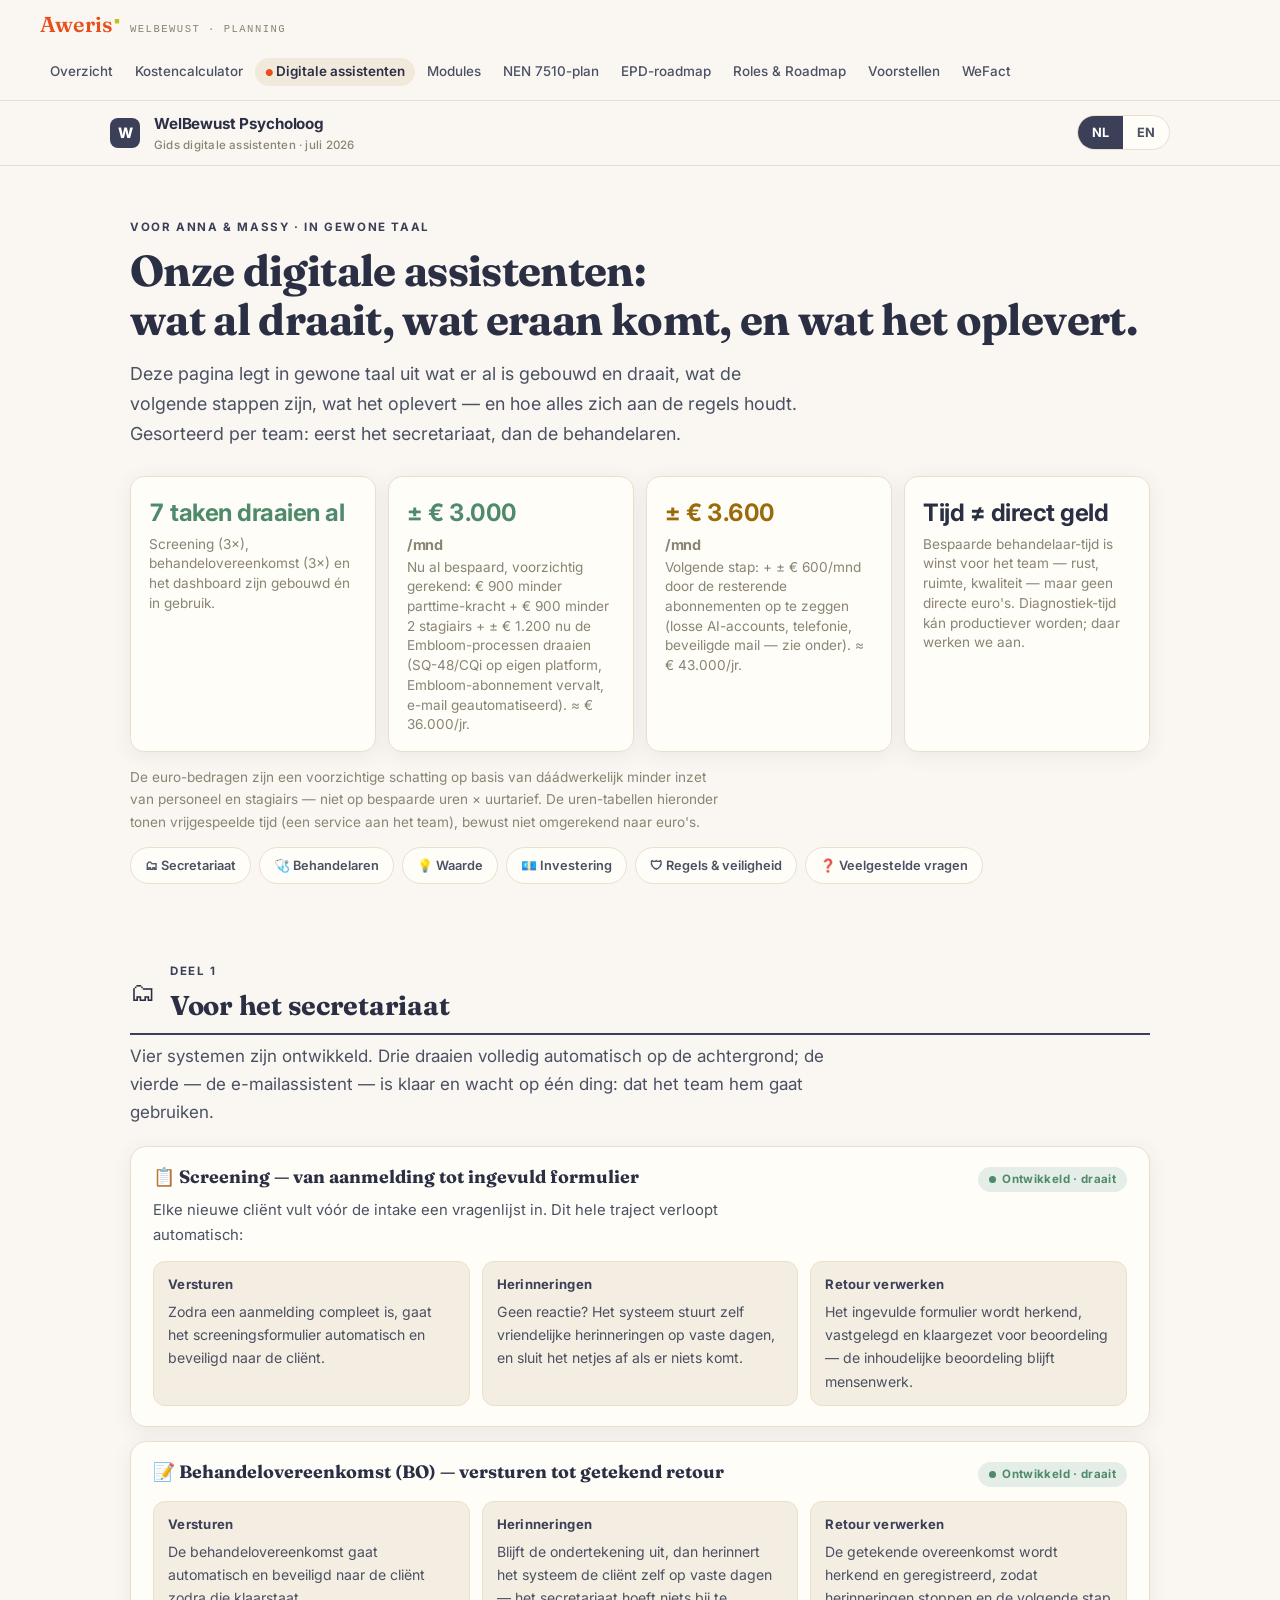
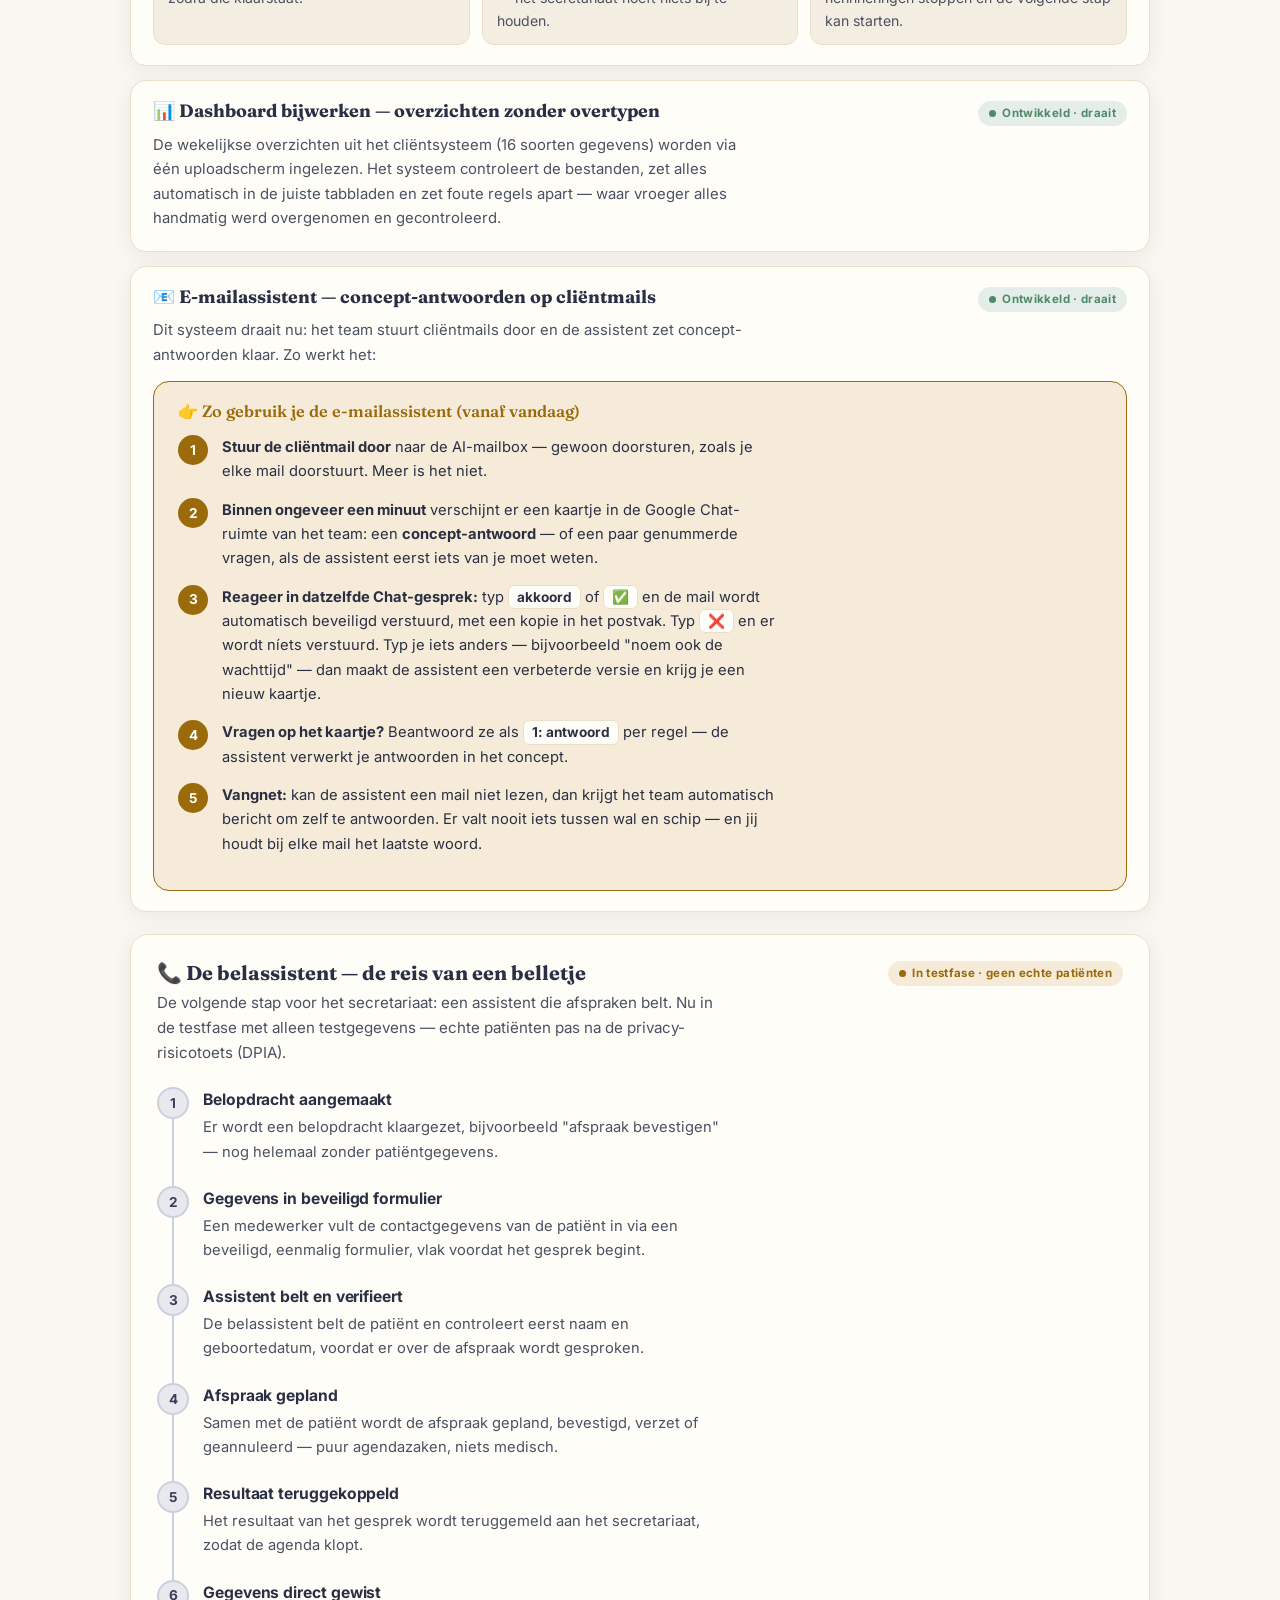
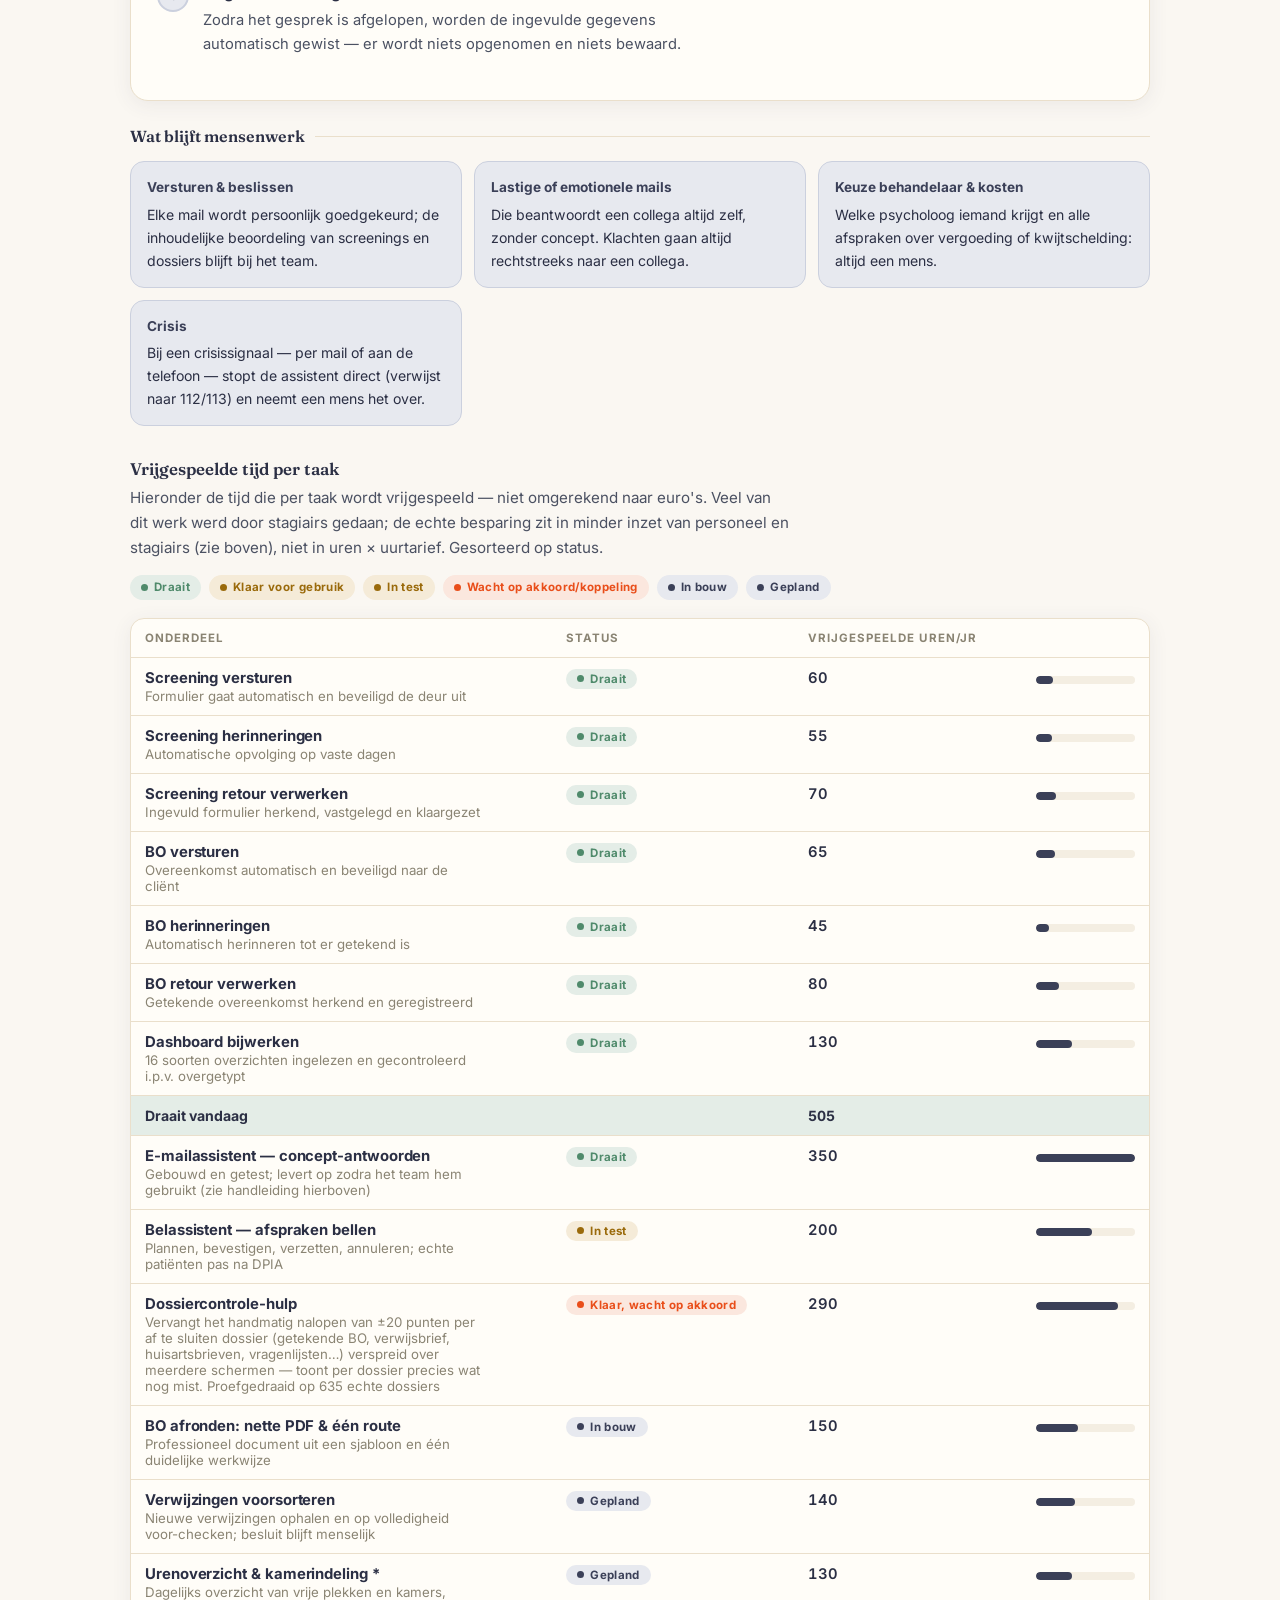
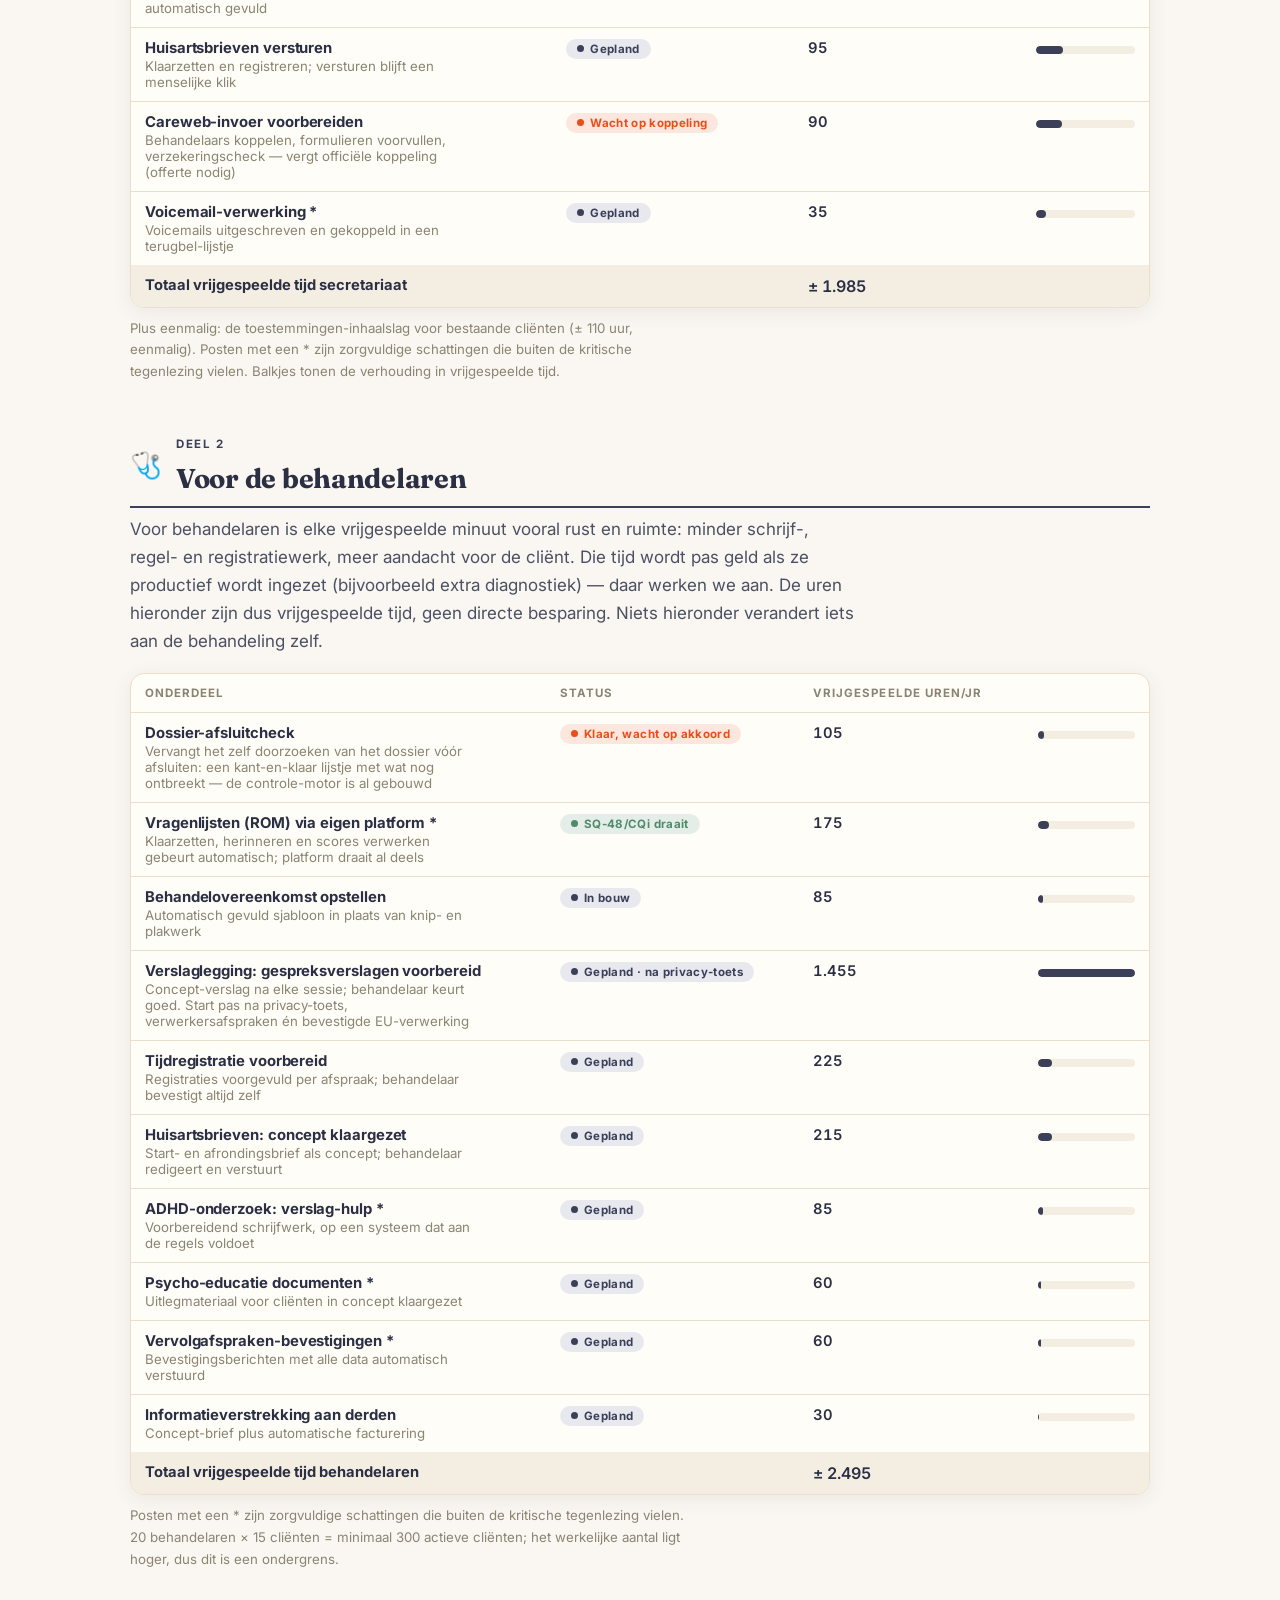
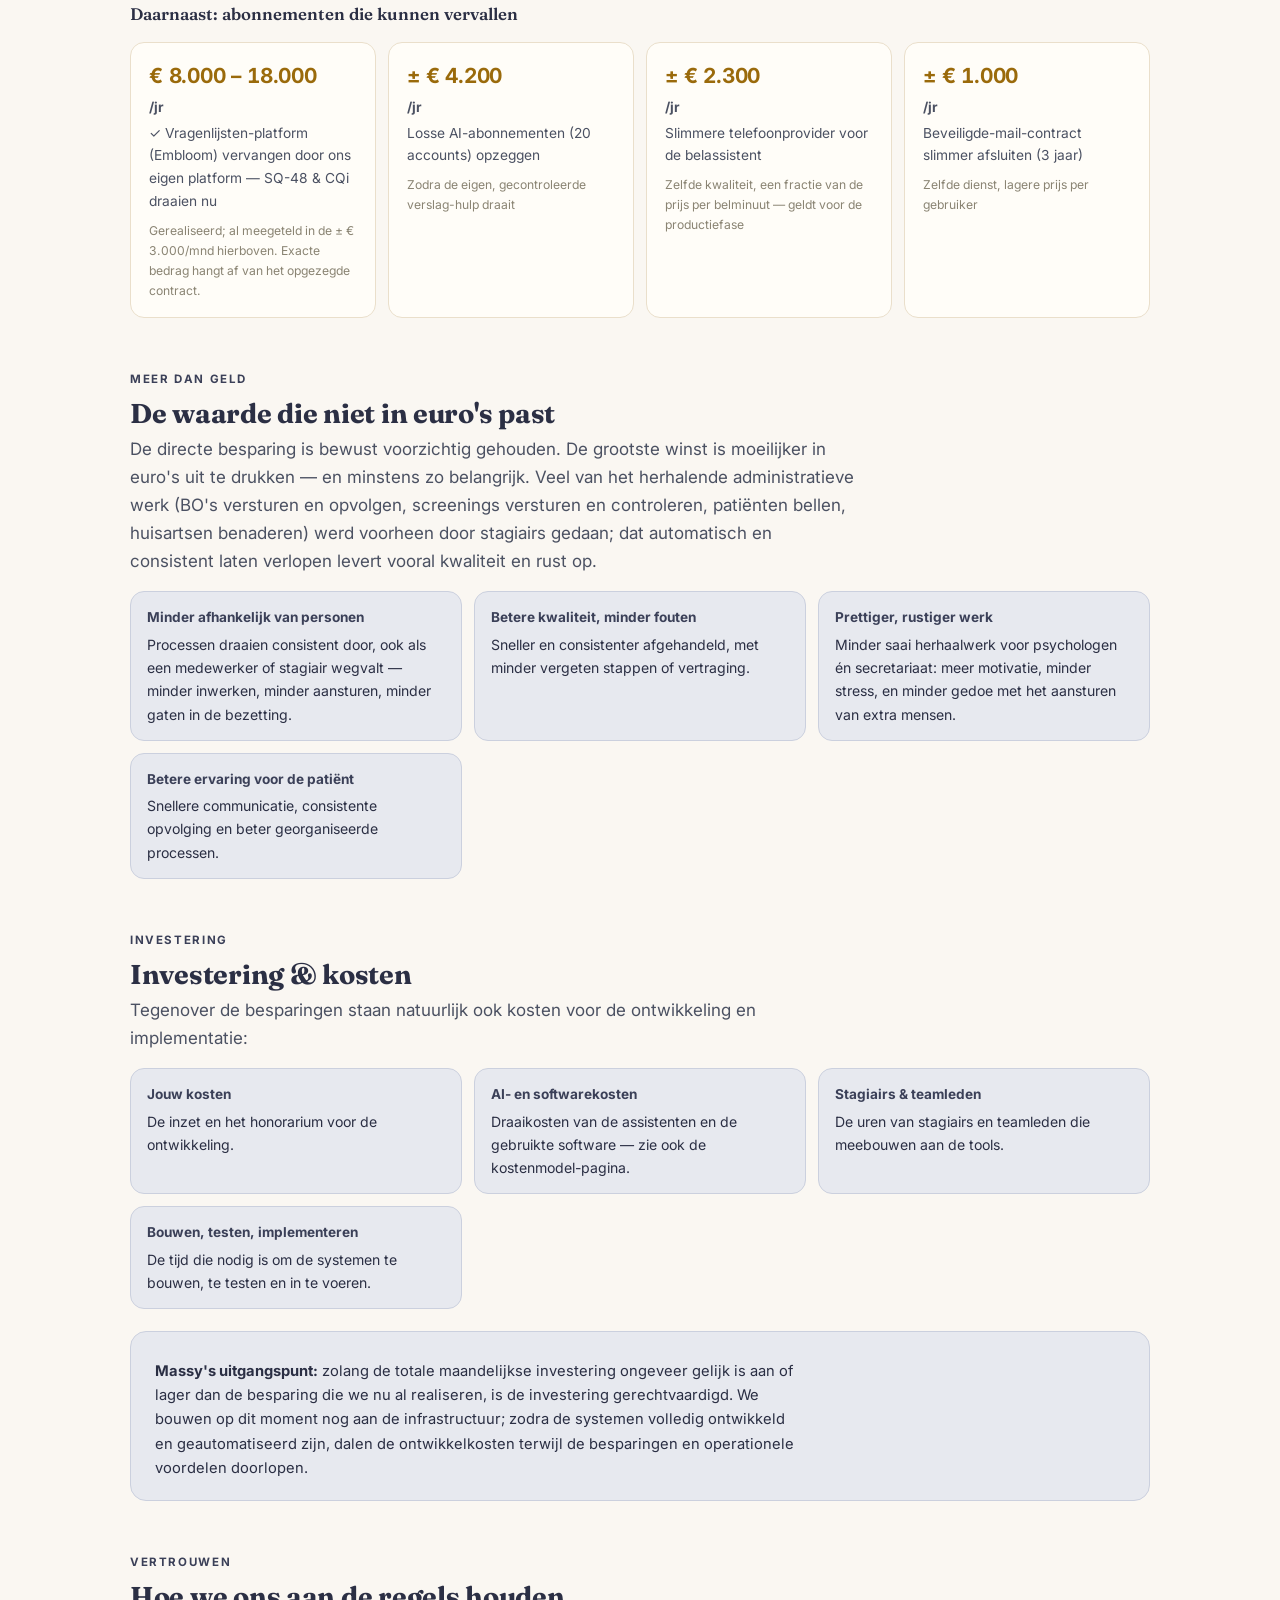
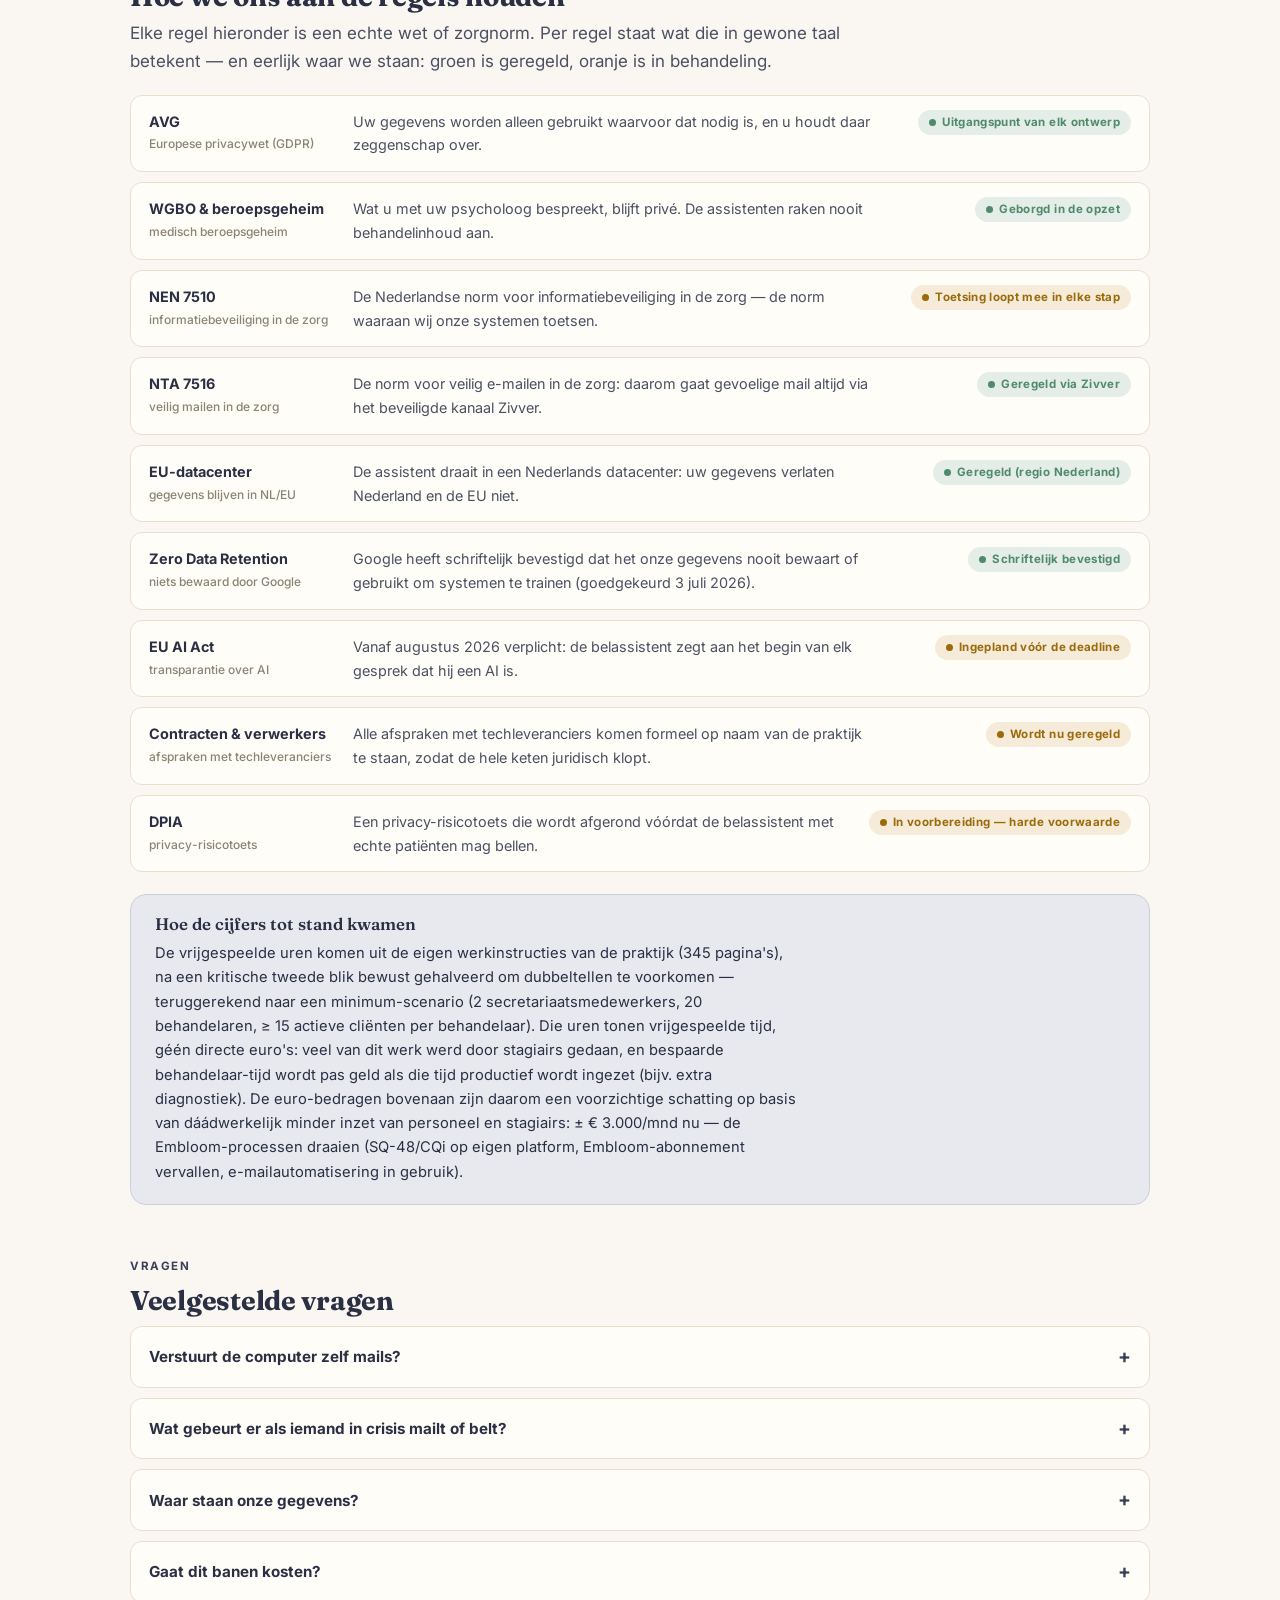
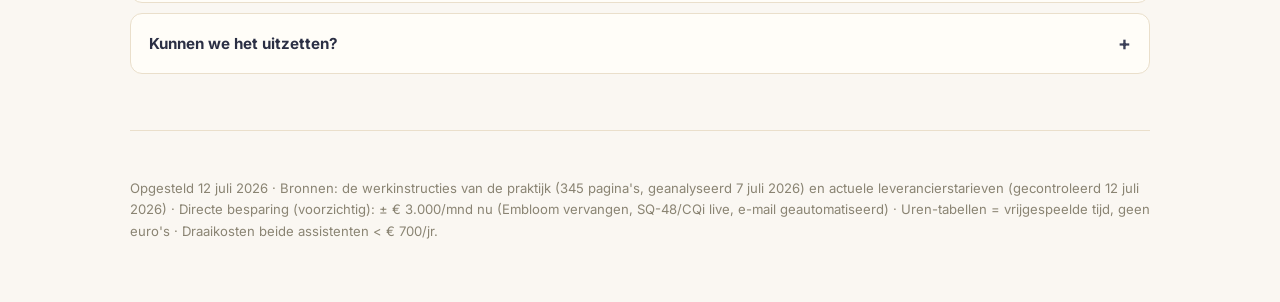
<file: assistenten.html>
<meta charset="utf-8">
<title>WelBewust · Digitale assistenten</title>
<meta name="viewport" content="width=device-width, initial-scale=1">
<style>
  :root{
    --paper:#F7F9F8; --ink:#1E2B27; --ink-soft:#49564F; --ink-faint:#6E7A73;
    --teal:#116B61; --teal-soft:#E3EEEC; --teal-line:#BFD6D2;
    --gold:#9A6A0B; --gold-soft:#F5EBD8;
    --card:#FFFFFF; --line:#DCE4E1; --rail:#EEF3F1;
    --ok:#2E7D4F; --ok-bg:#E4F1E9;
    --test:#A16207; --test-bg:#F7EED9;
    --plan:#5B6B7A; --plan-bg:#E9EEF2;
    --wait:#9A4F2E; --wait-bg:#F6E8E1;
    --shadow:0 1px 2px rgba(30,43,39,.06),0 8px 24px -12px rgba(30,43,39,.14);
  }
  @media (prefers-color-scheme: dark){
    :root{
      --paper:#14201C; --ink:#E8EFEA; --ink-soft:#B4C2BB; --ink-faint:#8FA098;
      --teal:#5BBFB1; --teal-soft:#1C332E; --teal-line:#2C4941;
      --gold:#D9A441; --gold-soft:#33290F;
      --card:#1A2925; --line:#2A3A34; --rail:#182622;
      --ok:#6FBF8F; --ok-bg:#1D3326;
      --test:#D9A441; --test-bg:#332B12;
      --plan:#9FB0BE; --plan-bg:#22303B;
      --wait:#D98B63; --wait-bg:#38251B;
      --shadow:0 1px 2px rgba(0,0,0,.3),0 8px 24px -12px rgba(0,0,0,.5);
    }
  }
  :root[data-theme="light"]{
    --paper:#F7F9F8; --ink:#1E2B27; --ink-soft:#49564F; --ink-faint:#6E7A73;
    --teal:#116B61; --teal-soft:#E3EEEC; --teal-line:#BFD6D2;
    --gold:#9A6A0B; --gold-soft:#F5EBD8;
    --card:#FFFFFF; --line:#DCE4E1; --rail:#EEF3F1;
    --ok:#2E7D4F; --ok-bg:#E4F1E9;
    --test:#A16207; --test-bg:#F7EED9;
    --plan:#5B6B7A; --plan-bg:#E9EEF2;
    --wait:#9A4F2E; --wait-bg:#F6E8E1;
    --shadow:0 1px 2px rgba(30,43,39,.06),0 8px 24px -12px rgba(30,43,39,.14);
  }
  :root[data-theme="dark"]{
    --paper:#14201C; --ink:#E8EFEA; --ink-soft:#B4C2BB; --ink-faint:#8FA098;
    --teal:#5BBFB1; --teal-soft:#1C332E; --teal-line:#2C4941;
    --gold:#D9A441; --gold-soft:#33290F;
    --card:#1A2925; --line:#2A3A34; --rail:#182622;
    --ok:#6FBF8F; --ok-bg:#1D3326;
    --test:#D9A441; --test-bg:#332B12;
    --plan:#9FB0BE; --plan-bg:#22303B;
    --wait:#D98B63; --wait-bg:#38251B;
    --shadow:0 1px 2px rgba(0,0,0,.3),0 8px 24px -12px rgba(0,0,0,.5);
  }

  *{box-sizing:border-box}
  @media (prefers-reduced-motion: reduce){ *{transition:none!important;animation:none!important} }
  body{
    margin:0; background:var(--paper); color:var(--ink);
    font-family:"Inter","Segoe UI",system-ui,-apple-system,sans-serif;
    font-size:17px; line-height:1.65;
  }
  .display, h1,h2,h3,h4, .chip, .stat b, .navrail a, .toggle, .eyebrow, th, .step-k, .qty, .howto b{
    font-family:"Inter","Segoe UI",system-ui,-apple-system,sans-serif;
  }
  h1,h2,h3{text-wrap:balance; line-height:1.15; margin:0}
  h1{font-size:clamp(1.9rem,4.5vw,2.7rem); font-weight:700; letter-spacing:-.015em}
  h2{font-size:clamp(1.35rem,3vw,1.7rem); font-weight:700; letter-spacing:-.01em}
  h3{font-size:1.05rem; font-weight:600}
  p{margin:.4rem 0 0; max-width:66ch}
  a{color:var(--teal)}
  .eyebrow{
    display:inline-block; font-size:.72rem; font-weight:700; letter-spacing:.14em;
    text-transform:uppercase; color:var(--teal); margin-bottom:.55rem;
  }
  .wrap{max-width:1060px; margin:0 auto; padding:0 20px}

  header.site{
    position:sticky; top:0; z-index:40; background:var(--paper);
    border-bottom:1px solid var(--line);
  }
  .bar{display:flex; align-items:center; gap:14px; padding:10px 0}
  .mark{
    width:30px;height:30px;border-radius:8px;background:var(--teal);color:#fff;
    display:grid;place-items:center;font-weight:800;font-size:.9rem;flex:none;
    font-family:"Inter","Segoe UI",system-ui,-apple-system,sans-serif;
  }
  .bar .t{font-weight:700;font-size:.95rem;letter-spacing:-.01em;font-family:"Inter","Segoe UI",system-ui,-apple-system,sans-serif}
  .bar .t small{display:block;font-weight:500;color:var(--ink-faint);font-size:.72rem;letter-spacing:.02em}
  .spacer{flex:1}
  .toggle{display:flex;border:1px solid var(--line);border-radius:999px;overflow:hidden;background:var(--card)}
  .toggle button{appearance:none;border:0;background:transparent;color:var(--ink-soft);font:inherit;font-size:.8rem;font-weight:700;padding:6px 14px;cursor:pointer}
  .toggle button[aria-pressed="true"]{background:var(--teal);color:#fff}
  .toggle button:focus-visible{outline:2px solid var(--teal);outline-offset:-2px}

  [data-lang="en"] .nl{display:none!important}
  [data-lang="nl"] .en{display:none!important}

  .hero{padding:52px 0 30px}
  .hero .sub{font-size:1.12rem;color:var(--ink-soft);max-width:62ch;margin-top:.9rem}
  .stats{display:grid;grid-template-columns:repeat(auto-fit,minmax(215px,1fr));gap:12px;margin-top:28px}
  .stat{background:var(--card);border:1px solid var(--line);border-radius:14px;padding:16px 18px;box-shadow:var(--shadow)}
  .stat b{display:block;font-size:1.5rem;font-weight:700;letter-spacing:-.02em;font-variant-numeric:tabular-nums}
  .stat b.money{color:var(--gold)}
  .stat b.live{color:var(--ok)}
  .stat span{font-size:.85rem;color:var(--ink-faint);line-height:1.45;display:block;margin-top:2px}
  .hero .note{font-size:.85rem;color:var(--ink-faint);margin-top:14px}
  .navrail{display:flex;gap:8px;flex-wrap:wrap;padding:14px 0 4px}
  .navrail a{text-decoration:none;font-size:.8rem;font-weight:600;color:var(--ink-soft);border:1px solid var(--line);background:var(--card);border-radius:999px;padding:7px 14px}
  .navrail a:hover{border-color:var(--teal);color:var(--teal)}

  section{padding:44px 0 8px}
  .lede{color:var(--ink-soft);max-width:66ch}
  .rolehead{display:flex;align-items:center;gap:14px;border-bottom:2px solid var(--teal);padding-bottom:12px;margin-bottom:6px}
  .rolehead .roletag{font-size:1.6rem}

  .chip{display:inline-flex;align-items:center;gap:6px;font-size:.72rem;font-weight:700;letter-spacing:.03em;border-radius:999px;padding:3px 11px;white-space:nowrap}
  .chip::before{content:"";width:7px;height:7px;border-radius:50%;background:currentColor}
  .chip.ok{color:var(--ok);background:var(--ok-bg)}
  .chip.ready{color:var(--gold);background:var(--gold-soft)}
  .chip.test{color:var(--test);background:var(--test-bg)}
  .chip.plan{color:var(--plan);background:var(--plan-bg)}
  .chip.wait{color:var(--wait);background:var(--wait-bg)}
  .chip.build{color:var(--teal);background:var(--teal-soft)}

  /* developed-system cards */
  .syscards{display:grid;gap:14px;margin-top:20px}
  .syscard{background:var(--card);border:1px solid var(--line);border-radius:16px;padding:20px 22px;box-shadow:var(--shadow)}
  .syshead{display:flex;justify-content:space-between;align-items:flex-start;gap:12px;flex-wrap:wrap}
  .syshead h3{font-size:1.12rem;font-weight:700}
  .sysparts{display:grid;grid-template-columns:repeat(auto-fit,minmax(230px,1fr));gap:12px;margin-top:14px}
  .part{background:var(--rail);border:1px solid var(--line);border-radius:12px;padding:12px 14px}
  .part h4{margin:0;font-size:.82rem;font-weight:700;color:var(--teal);letter-spacing:.02em}
  .part p{font-size:.88rem;color:var(--ink-soft);margin-top:4px}

  /* adoption guide */
  .adopt{background:var(--gold-soft);border:1px solid var(--gold);border-radius:16px;padding:20px 24px;margin-top:14px}
  .adopt h3{color:var(--gold);font-size:1.02rem}
  .howto{list-style:none;margin:14px 0 0;padding:0;counter-reset:step}
  .howto li{position:relative;padding:0 0 14px 44px;counter-increment:step}
  .howto li::before{
    content:counter(step);position:absolute;left:0;top:0;width:30px;height:30px;border-radius:50%;
    background:var(--gold);color:#fff;display:grid;place-items:center;font-weight:700;font-size:.85rem;
    font-family:"Inter","Segoe UI",system-ui,-apple-system,sans-serif;
  }
  .howto p{font-size:.92rem;margin:0;max-width:62ch}
  .howto b{font-weight:700}
  .kbd{display:inline-block;background:var(--card);border:1px solid var(--line);border-radius:6px;padding:0 8px;font-size:.85rem;font-weight:700;font-family:"Inter","Segoe UI",system-ui,-apple-system,sans-serif}

  /* journey */
  .pathcard{background:var(--card);border:1px solid var(--line);border-radius:18px;padding:26px 26px 22px;margin-top:22px;box-shadow:var(--shadow)}
  .pathhead{display:flex;align-items:flex-start;gap:14px;flex-wrap:wrap;justify-content:space-between}
  .pathhead .who h3{font-size:1.25rem;font-weight:700}
  .pathhead .who p{color:var(--ink-soft);font-size:.95rem;max-width:56ch}
  .journey{list-style:none;margin:22px 0 0;padding:0;position:relative}
  .journey li{position:relative;padding:0 0 22px 46px}
  .journey li::before{content:"";position:absolute;left:15px;top:28px;bottom:-2px;width:2px;background:var(--teal-line)}
  .journey li:last-child::before{display:none}
  .journey .step-k{position:absolute;left:0;top:0;width:32px;height:32px;border-radius:50%;background:var(--teal-soft);color:var(--teal);border:2px solid var(--teal-line);display:grid;place-items:center;font-weight:700;font-size:.85rem}
  .journey h4{margin:0;font-size:.98rem;font-weight:700;letter-spacing:-.005em}
  .journey p{font-size:.92rem;color:var(--ink-soft);margin-top:2px;max-width:58ch}

  .humans{display:grid;grid-template-columns:repeat(auto-fit,minmax(250px,1fr));gap:12px;margin-top:16px}
  .human{background:var(--teal-soft);border:1px solid var(--teal-line);border-radius:14px;padding:14px 16px}
  .human h4{margin:0;font-size:.85rem;font-weight:700;color:var(--teal)}
  .human p{font-size:.88rem;color:var(--ink);margin-top:4px}
  .humanlabel{display:flex;align-items:center;gap:10px;margin-top:26px}
  .humanlabel h3{font-size:1rem}
  .humanlabel .rule{flex:1;height:1px;background:var(--line)}

  .comply{display:grid;gap:10px;margin-top:20px}
  .rule-row{display:grid;grid-template-columns:190px 1fr auto;gap:14px;align-items:start;background:var(--card);border:1px solid var(--line);border-radius:12px;padding:14px 18px}
  .rule-row .k{font-weight:700;font-size:.9rem;font-family:"Inter","Segoe UI",system-ui,-apple-system,sans-serif}
  .rule-row .k small{display:block;font-weight:500;color:var(--ink-faint);font-size:.75rem;margin-top:1px}
  .rule-row p{font-size:.9rem;color:var(--ink-soft);margin:0;max-width:58ch}
  @media (max-width:720px){ .rule-row{grid-template-columns:1fr;gap:6px} }

  .tablewrap{overflow-x:auto;margin-top:18px;border:1px solid var(--line);border-radius:14px;background:var(--card);box-shadow:var(--shadow)}
  table{border-collapse:collapse;width:100%;min-width:640px}
  th{text-align:left;font-size:.72rem;letter-spacing:.09em;text-transform:uppercase;color:var(--ink-faint);font-weight:700;padding:12px 14px;border-bottom:1px solid var(--line)}
  td{padding:11px 14px;border-bottom:1px solid var(--line);vertical-align:top;font-size:.92rem}
  tr:last-child td{border-bottom:0}
  td .it{font-weight:700;font-size:.93rem;font-family:"Inter","Segoe UI",system-ui,-apple-system,sans-serif;letter-spacing:-.005em}
  td .why{color:var(--ink-faint);font-size:.83rem;display:block;margin-top:1px;max-width:42ch}
  .qty{font-variant-numeric:tabular-nums;white-space:nowrap;font-weight:600}
  .qty.money{color:var(--gold);font-weight:700}
  .bar-td{min-width:110px}
  .databar{height:8px;border-radius:99px;background:var(--rail);overflow:hidden;margin-top:7px}
  .databar i{display:block;height:100%;border-radius:99px;background:var(--teal)}
  tr.subtotal td{background:var(--ok-bg);font-weight:700;font-size:.88rem}
  tfoot td{background:var(--rail);font-weight:700}
  tfoot .qty{font-size:1rem}
  .tbl-note{font-size:.83rem;color:var(--ink-faint);margin-top:10px;max-width:70ch}

  .cuts{display:grid;grid-template-columns:repeat(auto-fit,minmax(230px,1fr));gap:12px;margin-top:18px}
  .cut{background:var(--card);border:1px solid var(--line);border-radius:14px;padding:16px 18px}
  .cut b{display:block;font-size:1.3rem;color:var(--gold);font-variant-numeric:tabular-nums;font-family:"Inter","Segoe UI",system-ui,-apple-system,sans-serif;letter-spacing:-.01em}
  .cut span{font-size:.86rem;color:var(--ink-soft);display:block;margin-top:3px}
  .cut small{display:block;font-size:.76rem;color:var(--ink-faint);margin-top:8px}

  details{background:var(--card);border:1px solid var(--line);border-radius:12px;padding:0;margin-top:10px;overflow:hidden}
  summary{cursor:pointer;font-weight:700;font-size:.95rem;padding:14px 18px;list-style:none;font-family:"Inter","Segoe UI",system-ui,-apple-system,sans-serif;display:flex;justify-content:space-between;gap:12px;align-items:center}
  summary::-webkit-details-marker{display:none}
  summary::after{content:"+";color:var(--teal);font-weight:700;font-size:1.2rem;flex:none}
  details[open] summary::after{content:"–"}
  details .a{padding:0 18px 16px;color:var(--ink-soft);font-size:.93rem;max-width:66ch}
  summary:focus-visible{outline:2px solid var(--teal);outline-offset:-2px}

  .method{background:var(--teal-soft);border:1px solid var(--teal-line);border-radius:16px;padding:20px 24px;margin-top:22px}
  .method p{font-size:.92rem;max-width:72ch}
  footer{padding:40px 0 60px;color:var(--ink-faint);font-size:.82rem;border-top:1px solid var(--line);margin-top:48px}
  footer p{max-width:none}
  .legend{display:flex;gap:8px;flex-wrap:wrap;margin-top:14px}
</style>
<link rel="stylesheet" href="aweris.css">

<body data-lang="nl" lang="nl">
<nav class="aw-nav">
  <a class="aw-brand" href="overview.html"><span class="aw-wordmark">Aweris</span><small>WelBewust &middot; planning</small></a>
  <div class="aw-nav-links">
    <a href="overview.html">Overzicht</a>
    <a href="index.html">Kostencalculator</a>
    <a href="assistenten.html" aria-current="page">Digitale assistenten</a>
    <a href="modules.html">Modules</a>
    <a href="compliance.html">NEN 7510-plan</a>
    <a href="epd-roadmap.html">EPD-roadmap</a>
    <a href="roles-and-roadmap.html">Roles &amp; Roadmap</a>
    <a href="proposals.html">Voorstellen</a>
    <a href="wefact.html">WeFact</a>
  </div>
</nav>
<header class="site">
  <div class="wrap bar">
    <div class="mark">W</div>
    <div class="t">WelBewust Psycholoog
      <small class="nl">Gids digitale assistenten · juli 2026</small>
      <small class="en">Digital assistants guide · July 2026</small>
    </div>
    <div class="spacer"></div>
    <div class="toggle" role="group" aria-label="Taal / Language">
      <button id="btn-nl" aria-pressed="true" onclick="setLang('nl')">NL</button>
      <button id="btn-en" aria-pressed="false" onclick="setLang('en')">EN</button>
    </div>
  </div>
</header>

<main class="wrap">

  <!-- ============ HERO ============ -->
  <div class="hero">
    <span class="eyebrow nl">Voor Anna &amp; Massy · in gewone taal</span>
    <span class="eyebrow en">For Anna &amp; Massy · in plain language</span>
    <h1 class="nl">Onze digitale assistenten:<br>wat al draait, wat eraan komt, en wat het oplevert.</h1>
    <h1 class="en">Our digital assistants:<br>what already runs, what's coming, and what it saves.</h1>
    <p class="sub nl">Deze pagina legt in gewone taal uit wat er al is gebouwd en draait, wat de volgende stappen zijn, wat het oplevert — en hoe alles zich aan de regels houdt. Gesorteerd per team: eerst het secretariaat, dan de behandelaren.</p>
    <p class="sub en">This page explains in plain language what has been built and is running, what comes next, what it saves — and how everything follows the rules. Organized per team: first the secretariat, then the clinicians.</p>

    <div class="stats">
      <div class="stat">
        <b class="live nl">7 taken draaien al</b><b class="live en">7 tasks already run</b>
        <span class="nl">Screening (3×), behandelovereenkomst (3×) en het dashboard zijn gebouwd én in gebruik.</span>
        <span class="en">Screening (3×), treatment agreement (3×) and the dashboard are built and in use.</span>
      </div>
      <div class="stat">
        <b class="live nl">± € 3.000<span style="font-size:.9rem">/mnd</span></b><b class="live en">± € 3,000<span style="font-size:.9rem">/mo</span></b>
        <span class="nl">Nu al bespaard, voorzichtig gerekend: € 900 minder parttime-kracht + € 900 minder 2 stagiairs + ± € 1.200 nu de Embloom-processen draaien (SQ-48/CQi op eigen platform, Embloom-abonnement vervalt, e-mail geautomatiseerd). ≈ € 36.000/jr.</span>
        <span class="en">Saved now, conservatively: € 900 less part-time staff + € 900 less 2 interns + ± € 1,200 now the Embloom processes run (SQ-48/CQi on our own platform, Embloom subscription dropped, email automated). ≈ € 36,000/yr.</span>
      </div>
      <div class="stat">
        <b class="money nl">± € 3.600<span style="font-size:.9rem">/mnd</span></b><b class="money en">± € 3,600<span style="font-size:.9rem">/mo</span></b>
        <span class="nl">Volgende stap: + ± € 600/mnd door de resterende abonnementen op te zeggen (losse AI-accounts, telefonie, beveiligde mail — zie onder). ≈ € 43.000/jr.</span>
        <span class="en">Next step: + ± € 600/mo by cancelling the remaining subscriptions (separate AI seats, telephony, secure mail — see below). ≈ € 43,000/yr.</span>
      </div>
      <div class="stat">
        <b class="nl">Tijd ≠ direct geld</b><b class="en">Time ≠ direct cash</b>
        <span class="nl">Bespaarde behandelaar-tijd is winst voor het team — rust, ruimte, kwaliteit — maar geen directe euro's. Diagnostiek-tijd kán productiever worden; daar werken we aan.</span>
        <span class="en">Freed clinician time is a win for the team — calm, capacity, quality — but not direct euros. Diagnostic time could become productive; we're working on it.</span>
      </div>
    </div>
    <p class="note nl">De euro-bedragen zijn een voorzichtige schatting op basis van dáádwerkelijk minder inzet van personeel en stagiairs — niet op bespaarde uren × uurtarief. De uren-tabellen hieronder tonen vrijgespeelde tijd (een service aan het team), bewust niet omgerekend naar euro's.</p>
    <p class="note en">The euro figures are a conservative estimate based on actually reducing staff and intern hours — not saved hours × an hourly rate. The hour tables below show freed-up time (a service to the team), deliberately not converted to euros.</p>

    <nav class="navrail" aria-label="Secties">
      <a href="#secretariaat" class="nl">🗂 Secretariaat</a><a href="#secretariaat" class="en">🗂 Secretariat</a>
      <a href="#behandelaren" class="nl">🩺 Behandelaren</a><a href="#behandelaren" class="en">🩺 Clinicians</a>
      <a href="#waarde" class="nl">💡 Waarde</a><a href="#waarde" class="en">💡 Value</a>
      <a href="#investering" class="nl">💶 Investering</a><a href="#investering" class="en">💶 Investment</a>
      <a href="#regels" class="nl">🛡 Regels &amp; veiligheid</a><a href="#regels" class="en">🛡 Rules &amp; safety</a>
      <a href="#faq" class="nl">❓ Veelgestelde vragen</a><a href="#faq" class="en">❓ FAQ</a>
    </nav>
  </div>

  <!-- ============ SECRETARIAAT ============ -->
  <section id="secretariaat">
    <div class="rolehead">
      <span class="roletag">🗂</span>
      <div>
        <span class="eyebrow nl">Deel 1</span><span class="eyebrow en">Part 1</span>
        <h2 class="nl">Voor het secretariaat</h2>
        <h2 class="en">For the secretariat</h2>
      </div>
    </div>
    <p class="lede nl">Vier systemen zijn ontwikkeld. Drie draaien volledig automatisch op de achtergrond; de vierde — de e-mailassistent — is klaar en wacht op één ding: dat het team hem gaat gebruiken.</p>
    <p class="lede en">Four systems have been developed. Three run fully automatically in the background; the fourth — the email assistant — is ready and waiting for one thing: the team starting to use it.</p>

    <div class="syscards">

      <div class="syscard">
        <div class="syshead">
          <h3 class="nl">📋 Screening — van aanmelding tot ingevuld formulier</h3>
          <h3 class="en">📋 Screening — from registration to completed form</h3>
          <span class="chip ok nl">Ontwikkeld · draait</span><span class="chip ok en">Developed · running</span>
        </div>
        <p class="nl" style="font-size:.93rem;color:var(--ink-soft)">Elke nieuwe cliënt vult vóór de intake een vragenlijst in. Dit hele traject verloopt automatisch:</p>
        <p class="en" style="font-size:.93rem;color:var(--ink-soft)">Every new client completes a questionnaire before the intake. This entire path runs automatically:</p>
        <div class="sysparts">
          <div class="part">
            <h4 class="nl">Versturen</h4><h4 class="en">Sending</h4>
            <p class="nl">Zodra een aanmelding compleet is, gaat het screeningsformulier automatisch en beveiligd naar de cliënt.</p>
            <p class="en">As soon as a registration is complete, the screening form is sent to the client automatically and securely.</p>
          </div>
          <div class="part">
            <h4 class="nl">Herinneringen</h4><h4 class="en">Reminders</h4>
            <p class="nl">Geen reactie? Het systeem stuurt zelf vriendelijke herinneringen op vaste dagen, en sluit het netjes af als er niets komt.</p>
            <p class="en">No response? The system sends friendly reminders on fixed days by itself, and closes the case neatly if nothing comes.</p>
          </div>
          <div class="part">
            <h4 class="nl">Retour verwerken</h4><h4 class="en">Processing returns</h4>
            <p class="nl">Het ingevulde formulier wordt herkend, vastgelegd en klaargezet voor beoordeling — de inhoudelijke beoordeling blijft mensenwerk.</p>
            <p class="en">The completed form is recognized, recorded and staged for assessment — the clinical assessment itself stays human.</p>
          </div>
        </div>
      </div>

      <div class="syscard">
        <div class="syshead">
          <h3 class="nl">📝 Behandelovereenkomst (BO) — versturen tot getekend retour</h3>
          <h3 class="en">📝 Treatment agreement — from sending to signed return</h3>
          <span class="chip ok nl">Ontwikkeld · draait</span><span class="chip ok en">Developed · running</span>
        </div>
        <div class="sysparts">
          <div class="part">
            <h4 class="nl">Versturen</h4><h4 class="en">Sending</h4>
            <p class="nl">De behandelovereenkomst gaat automatisch en beveiligd naar de cliënt zodra die klaarstaat.</p>
            <p class="en">The treatment agreement goes to the client automatically and securely as soon as it is ready.</p>
          </div>
          <div class="part">
            <h4 class="nl">Herinneringen</h4><h4 class="en">Reminders</h4>
            <p class="nl">Blijft de ondertekening uit, dan herinnert het systeem de cliënt zelf op vaste dagen — het secretariaat hoeft niets bij te houden.</p>
            <p class="en">If the signature doesn't come, the system reminds the client by itself on fixed days — the secretariat tracks nothing.</p>
          </div>
          <div class="part">
            <h4 class="nl">Retour verwerken</h4><h4 class="en">Processing returns</h4>
            <p class="nl">De getekende overeenkomst wordt herkend en geregistreerd, zodat herinneringen stoppen en de volgende stap kan starten.</p>
            <p class="en">The signed agreement is recognized and registered, so reminders stop and the next step can start.</p>
          </div>
        </div>
      </div>

      <div class="syscard">
        <div class="syshead">
          <h3 class="nl">📊 Dashboard bijwerken — overzichten zonder overtypen</h3>
          <h3 class="en">📊 Dashboard updates — overviews without retyping</h3>
          <span class="chip ok nl">Ontwikkeld · draait</span><span class="chip ok en">Developed · running</span>
        </div>
        <p class="nl" style="font-size:.93rem;color:var(--ink-soft)">De wekelijkse overzichten uit het cliëntsysteem (16 soorten gegevens) worden via één uploadscherm ingelezen. Het systeem controleert de bestanden, zet alles automatisch in de juiste tabbladen en zet foute regels apart — waar vroeger alles handmatig werd overgenomen en gecontroleerd.</p>
        <p class="en" style="font-size:.93rem;color:var(--ink-soft)">The weekly exports from the client system (16 data types) are read in through one upload screen. The system validates the files, places everything in the right tabs automatically and sets faulty rows apart — where previously everything was copied and checked by hand.</p>
      </div>

      <div class="syscard">
        <div class="syshead">
          <h3 class="nl">📧 E-mailassistent — concept-antwoorden op cliëntmails</h3>
          <h3 class="en">📧 Email assistant — draft replies to client emails</h3>
          <span class="chip ok nl">Ontwikkeld · draait</span><span class="chip ok en">Developed · running</span>
        </div>
        <p class="nl" style="font-size:.93rem;color:var(--ink-soft)">Dit systeem draait nu: het team stuurt cliëntmails door en de assistent zet concept-antwoorden klaar. Zo werkt het:</p>
        <p class="en" style="font-size:.93rem;color:var(--ink-soft)">This system is now running: the team forwards client emails and the assistant prepares draft replies. Here's how it works:</p>

        <div class="adopt">
          <h3 class="nl">👉 Zo gebruik je de e-mailassistent (vanaf vandaag)</h3>
          <h3 class="en">👉 How to use the email assistant (starting today)</h3>
          <ol class="howto">
            <li>
              <p class="nl"><b>Stuur de cliëntmail door</b> naar de AI-mailbox — gewoon doorsturen, zoals je elke mail doorstuurt. Meer is het niet.</p>
              <p class="en"><b>Forward the client email</b> to the AI mailbox — a normal forward, like any other email. That's all it takes.</p>
            </li>
            <li>
              <p class="nl"><b>Binnen ongeveer een minuut</b> verschijnt er een kaartje in de Google Chat-ruimte van het team: een <b>concept-antwoord</b> — of een paar genummerde vragen, als de assistent eerst iets van je moet weten.</p>
              <p class="en"><b>Within about a minute</b> a card appears in the team's Google Chat space: a <b>draft reply</b> — or a few numbered questions, if the assistant first needs something from you.</p>
            </li>
            <li>
              <p class="nl"><b>Reageer in datzelfde Chat-gesprek:</b> typ <span class="kbd">akkoord</span> of <span class="kbd">✅</span> en de mail wordt automatisch beveiligd verstuurd, met een kopie in het postvak. Typ <span class="kbd">❌</span> en er wordt níets verstuurd. Typ je iets anders — bijvoorbeeld "noem ook de wachttijd" — dan maakt de assistent een verbeterde versie en krijg je een nieuw kaartje.</p>
              <p class="en"><b>Reply in that same Chat thread:</b> type <span class="kbd">akkoord</span> or <span class="kbd">✅</span> and the email is sent automatically over the secure channel, with a copy in the inbox. Type <span class="kbd">❌</span> and nothing is sent. Type anything else — say, "also mention the waiting time" — and the assistant produces an improved version and posts a new card.</p>
            </li>
            <li>
              <p class="nl"><b>Vragen op het kaartje?</b> Beantwoord ze als <span class="kbd">1: antwoord</span> per regel — de assistent verwerkt je antwoorden in het concept.</p>
              <p class="en"><b>Questions on the card?</b> Answer them as <span class="kbd">1: answer</span> per line — the assistant works your answers into the draft.</p>
            </li>
            <li>
              <p class="nl"><b>Vangnet:</b> kan de assistent een mail niet lezen, dan krijgt het team automatisch bericht om zelf te antwoorden. Er valt nooit iets tussen wal en schip — en jij houdt bij elke mail het laatste woord.</p>
              <p class="en"><b>Safety net:</b> if the assistant can't read an email, the team is automatically notified to reply manually. Nothing ever falls through the cracks — and you keep the final say on every email.</p>
            </li>
          </ol>
        </div>
      </div>
    </div>

    <!-- Belassistent journey -->
    <div class="pathcard">
      <div class="pathhead">
        <div class="who">
          <h3 class="nl">📞 De belassistent — de reis van een belletje</h3><h3 class="en">📞 The phone assistant — the journey of a call</h3>
          <p class="nl">De volgende stap voor het secretariaat: een assistent die afspraken belt. Nu in de testfase met alleen testgegevens — echte patiënten pas na de privacy-risicotoets (DPIA).</p>
          <p class="en">The secretariat's next step: an assistant that makes scheduling calls. Currently in test phase with test data only — real patients only after the privacy risk-assessment (DPIA).</p>
        </div>
        <span class="chip test nl">In testfase · geen echte patiënten</span>
        <span class="chip test en">In test phase · no real patients</span>
      </div>
      <ol class="journey">
        <li><span class="step-k">1</span>
          <h4 class="nl">Belopdracht aangemaakt</h4><h4 class="en">Call job created</h4>
          <p class="nl">Er wordt een belopdracht klaargezet, bijvoorbeeld "afspraak bevestigen" — nog helemaal zonder patiëntgegevens.</p>
          <p class="en">A call job is set up, for example "confirm appointment" — without any patient details attached yet.</p></li>
        <li><span class="step-k">2</span>
          <h4 class="nl">Gegevens in beveiligd formulier</h4><h4 class="en">Details in a secured form</h4>
          <p class="nl">Een medewerker vult de contactgegevens van de patiënt in via een beveiligd, eenmalig formulier, vlak voordat het gesprek begint.</p>
          <p class="en">A staff member enters the patient's contact details into a secured, one-time form, just before the call starts.</p></li>
        <li><span class="step-k">3</span>
          <h4 class="nl">Assistent belt en verifieert</h4><h4 class="en">Assistant calls and verifies</h4>
          <p class="nl">De belassistent belt de patiënt en controleert eerst naam en geboortedatum, voordat er over de afspraak wordt gesproken.</p>
          <p class="en">The phone assistant calls the patient and first checks their name and date of birth, before anything about the appointment is discussed.</p></li>
        <li><span class="step-k">4</span>
          <h4 class="nl">Afspraak gepland</h4><h4 class="en">Appointment scheduled</h4>
          <p class="nl">Samen met de patiënt wordt de afspraak gepland, bevestigd, verzet of geannuleerd — puur agendazaken, niets medisch.</p>
          <p class="en">Together with the patient, the appointment is planned, confirmed, moved, or cancelled — purely scheduling, nothing medical.</p></li>
        <li><span class="step-k">5</span>
          <h4 class="nl">Resultaat teruggekoppeld</h4><h4 class="en">Result reported back</h4>
          <p class="nl">Het resultaat van het gesprek wordt teruggemeld aan het secretariaat, zodat de agenda klopt.</p>
          <p class="en">The outcome of the call is reported back to the secretariat, so the schedule stays accurate.</p></li>
        <li><span class="step-k">6</span>
          <h4 class="nl">Gegevens direct gewist</h4><h4 class="en">Details erased immediately</h4>
          <p class="nl">Zodra het gesprek is afgelopen, worden de ingevulde gegevens automatisch gewist — er wordt niets opgenomen en niets bewaard.</p>
          <p class="en">As soon as the call ends, the entered details are automatically erased — nothing is recorded and nothing is kept.</p></li>
      </ol>
    </div>

    <div class="humanlabel">
      <h3 class="nl">Wat blijft mensenwerk</h3><h3 class="en">What stays human</h3>
      <div class="rule"></div>
    </div>
    <div class="humans">
      <div class="human">
        <h4 class="nl">Versturen &amp; beslissen</h4><h4 class="en">Sending &amp; deciding</h4>
        <p class="nl">Elke mail wordt persoonlijk goedgekeurd; de inhoudelijke beoordeling van screenings en dossiers blijft bij het team.</p>
        <p class="en">Every email is personally approved; the substantive assessment of screenings and files stays with the team.</p>
      </div>
      <div class="human">
        <h4 class="nl">Lastige of emotionele mails</h4><h4 class="en">Difficult or emotional emails</h4>
        <p class="nl">Die beantwoordt een collega altijd zelf, zonder concept. Klachten gaan altijd rechtstreeks naar een collega.</p>
        <p class="en">A colleague always answers these directly, without a draft. Complaints always go straight to a colleague.</p>
      </div>
      <div class="human">
        <h4 class="nl">Keuze behandelaar &amp; kosten</h4><h4 class="en">Therapist choice &amp; fees</h4>
        <p class="nl">Welke psycholoog iemand krijgt en alle afspraken over vergoeding of kwijtschelding: altijd een mens.</p>
        <p class="en">Which psychologist someone gets and all agreements about fees or waivers: always a person.</p>
      </div>
      <div class="human">
        <h4 class="nl">Crisis</h4><h4 class="en">Crisis situations</h4>
        <p class="nl">Bij een crisissignaal — per mail of aan de telefoon — stopt de assistent direct (verwijst naar 112/113) en neemt een mens het over.</p>
        <p class="en">At any sign of crisis — by email or on the phone — the assistant stops immediately (refers to 112/113) and a person takes over.</p>
      </div>
    </div>

    <h3 style="margin-top:34px" class="nl">Vrijgespeelde tijd per taak</h3>
    <h3 style="margin-top:34px" class="en">Freed-up time per task</h3>
    <p class="lede nl" style="font-size:.95rem">Hieronder de tijd die per taak wordt vrijgespeeld — niet omgerekend naar euro's. Veel van dit werk werd door stagiairs gedaan; de echte besparing zit in minder inzet van personeel en stagiairs (zie boven), niet in uren × uurtarief. Gesorteerd op status.</p>
    <p class="lede en" style="font-size:.95rem">Below, the time freed up per task — not converted to euros. Much of this work was done by interns; the real saving is in reduced staff and intern hours (see above), not hours × a rate. Sorted by status.</p>

    <div class="legend">
      <span class="chip ok nl">Draait</span><span class="chip ok en">Running</span>
      <span class="chip ready nl">Klaar voor gebruik</span><span class="chip ready en">Ready for use</span>
      <span class="chip test nl">In test</span><span class="chip test en">In test</span>
      <span class="chip wait nl">Wacht op akkoord/koppeling</span><span class="chip wait en">Awaiting sign-off/integration</span>
      <span class="chip build nl">In bouw</span><span class="chip build en">In build</span>
      <span class="chip plan nl">Gepland</span><span class="chip plan en">Planned</span>
    </div>

    <div class="tablewrap">
      <table>
        <thead><tr>
          <th class="nl">Onderdeel</th><th class="en">Item</th>
          <th class="nl">Status</th><th class="en">Status</th>
          <th class="nl">Vrijgespeelde uren/jr</th><th class="en">Freed hours/yr</th>
          <th></th>
        </tr></thead>
        <tbody>
          <tr>
            <td><span class="it nl">Screening versturen</span><span class="it en">Screening — sending</span>
                <span class="why nl">Formulier gaat automatisch en beveiligd de deur uit</span><span class="why en">Form goes out automatically and securely</span></td>
            <td><span class="chip ok nl">Draait</span><span class="chip ok en">Running</span></td>
            <td class="qty">60</td>
            <td class="bar-td"><div class="databar"><i style="width:17%"></i></div></td>
          </tr>
          <tr>
            <td><span class="it nl">Screening herinneringen</span><span class="it en">Screening — reminders</span>
                <span class="why nl">Automatische opvolging op vaste dagen</span><span class="why en">Automatic follow-up on fixed days</span></td>
            <td><span class="chip ok nl">Draait</span><span class="chip ok en">Running</span></td>
            <td class="qty">55</td>
            <td class="bar-td"><div class="databar"><i style="width:16%"></i></div></td>
          </tr>
          <tr>
            <td><span class="it nl">Screening retour verwerken</span><span class="it en">Screening — processing returns</span>
                <span class="why nl">Ingevuld formulier herkend, vastgelegd en klaargezet</span><span class="why en">Completed form recognized, recorded and staged</span></td>
            <td><span class="chip ok nl">Draait</span><span class="chip ok en">Running</span></td>
            <td class="qty">70</td>
            <td class="bar-td"><div class="databar"><i style="width:20%"></i></div></td>
          </tr>
          <tr>
            <td><span class="it nl">BO versturen</span><span class="it en">Treatment agreement — sending</span>
                <span class="why nl">Overeenkomst automatisch en beveiligd naar de cliënt</span><span class="why en">Agreement automatically and securely to the client</span></td>
            <td><span class="chip ok nl">Draait</span><span class="chip ok en">Running</span></td>
            <td class="qty">65</td>
            <td class="bar-td"><div class="databar"><i style="width:19%"></i></div></td>
          </tr>
          <tr>
            <td><span class="it nl">BO herinneringen</span><span class="it en">Treatment agreement — reminders</span>
                <span class="why nl">Automatisch herinneren tot er getekend is</span><span class="why en">Automatic reminders until signed</span></td>
            <td><span class="chip ok nl">Draait</span><span class="chip ok en">Running</span></td>
            <td class="qty">45</td>
            <td class="bar-td"><div class="databar"><i style="width:13%"></i></div></td>
          </tr>
          <tr>
            <td><span class="it nl">BO retour verwerken</span><span class="it en">Treatment agreement — processing returns</span>
                <span class="why nl">Getekende overeenkomst herkend en geregistreerd</span><span class="why en">Signed agreement recognized and registered</span></td>
            <td><span class="chip ok nl">Draait</span><span class="chip ok en">Running</span></td>
            <td class="qty">80</td>
            <td class="bar-td"><div class="databar"><i style="width:23%"></i></div></td>
          </tr>
          <tr>
            <td><span class="it nl">Dashboard bijwerken</span><span class="it en">Dashboard updates</span>
                <span class="why nl">16 soorten overzichten ingelezen en gecontroleerd i.p.v. overgetypt</span><span class="why en">16 kinds of overviews read in and validated instead of retyped</span></td>
            <td><span class="chip ok nl">Draait</span><span class="chip ok en">Running</span></td>
            <td class="qty">130</td>
            <td class="bar-td"><div class="databar"><i style="width:37%"></i></div></td>
          </tr>
          <tr class="subtotal">
            <td><span class="nl">Draait vandaag</span><span class="en">Running today</span></td>
            <td></td>
            <td class="qty">505</td><td></td>
          </tr>
          <tr>
            <td><span class="it nl">E-mailassistent — concept-antwoorden</span><span class="it en">Email assistant — draft replies</span>
                <span class="why nl">Gebouwd en getest; levert op zodra het team hem gebruikt (zie handleiding hierboven)</span><span class="why en">Built and tested; pays off once the team uses it (see guide above)</span></td>
            <td><span class="chip ok nl">Draait</span><span class="chip ok en">Running</span></td>
            <td class="qty">350</td>
            <td class="bar-td"><div class="databar"><i style="width:100%"></i></div></td>
          </tr>
          <tr>
            <td><span class="it nl">Belassistent — afspraken bellen</span><span class="it en">Phone assistant — scheduling calls</span>
                <span class="why nl">Plannen, bevestigen, verzetten, annuleren; echte patiënten pas na DPIA</span><span class="why en">Plan, confirm, move, cancel; real patients only after DPIA</span></td>
            <td><span class="chip test nl">In test</span><span class="chip test en">In test</span></td>
            <td class="qty">200</td>
            <td class="bar-td"><div class="databar"><i style="width:57%"></i></div></td>
          </tr>
          <tr>
            <td><span class="it nl">Dossiercontrole-hulp</span><span class="it en">File-check helper</span>
                <span class="why nl">Vervangt het handmatig nalopen van ±20 punten per af te sluiten dossier (getekende BO, verwijsbrief, huisartsbrieven, vragenlijsten…) verspreid over meerdere schermen — toont per dossier precies wat nog mist. Proefgedraaid op 635 echte dossiers</span><span class="why en">Replaces manually walking ±20 checks per file to close (signed agreement, referral letter, GP letters, questionnaires…) across multiple screens — shows per file exactly what's missing. Trial-run on 635 real files</span></td>
            <td><span class="chip wait nl">Klaar, wacht op akkoord</span><span class="chip wait en">Ready, awaiting sign-off</span></td>
            <td class="qty">290</td>
            <td class="bar-td"><div class="databar"><i style="width:83%"></i></div></td>
          </tr>
          <tr>
            <td><span class="it nl">BO afronden: nette PDF &amp; één route</span><span class="it en">Treatment agreement: clean PDF &amp; one route</span>
                <span class="why nl">Professioneel document uit een sjabloon en één duidelijke werkwijze</span><span class="why en">A professional document from a template and one clear route</span></td>
            <td><span class="chip build nl">In bouw</span><span class="chip build en">In build</span></td>
            <td class="qty">150</td>
            <td class="bar-td"><div class="databar"><i style="width:43%"></i></div></td>
          </tr>
          <tr>
            <td><span class="it nl">Verwijzingen voorsorteren</span><span class="it en">Referral pre-sorting</span>
                <span class="why nl">Nieuwe verwijzingen ophalen en op volledigheid voor-checken; besluit blijft menselijk</span><span class="why en">Fetch new referrals and pre-check completeness; the decision stays human</span></td>
            <td><span class="chip plan nl">Gepland</span><span class="chip plan en">Planned</span></td>
            <td class="qty">140</td>
            <td class="bar-td"><div class="databar"><i style="width:40%"></i></div></td>
          </tr>
          <tr>
            <td><span class="it nl">Urenoverzicht &amp; kamerindeling *</span><span class="it en">Hours overview &amp; room planning *</span>
                <span class="why nl">Dagelijks overzicht van vrije plekken en kamers, automatisch gevuld</span><span class="why en">Daily overview of free slots and rooms, filled automatically</span></td>
            <td><span class="chip plan nl">Gepland</span><span class="chip plan en">Planned</span></td>
            <td class="qty">130</td>
            <td class="bar-td"><div class="databar"><i style="width:37%"></i></div></td>
          </tr>
          <tr>
            <td><span class="it nl">Huisartsbrieven versturen</span><span class="it en">Sending GP letters</span>
                <span class="why nl">Klaarzetten en registreren; versturen blijft een menselijke klik</span><span class="why en">Prepared and logged; sending stays a human click</span></td>
            <td><span class="chip plan nl">Gepland</span><span class="chip plan en">Planned</span></td>
            <td class="qty">95</td>
            <td class="bar-td"><div class="databar"><i style="width:27%"></i></div></td>
          </tr>
          <tr>
            <td><span class="it nl">Careweb-invoer voorbereiden</span><span class="it en">Careweb entry preparation</span>
                <span class="why nl">Behandelaars koppelen, formulieren voorvullen, verzekeringscheck — vergt officiële koppeling (offerte nodig)</span><span class="why en">Linking clinicians, pre-filling forms, insurance check — requires an official integration (quote needed)</span></td>
            <td><span class="chip wait nl">Wacht op koppeling</span><span class="chip wait en">Awaiting integration</span></td>
            <td class="qty">90</td>
            <td class="bar-td"><div class="databar"><i style="width:26%"></i></div></td>
          </tr>
          <tr>
            <td><span class="it nl">Voicemail-verwerking *</span><span class="it en">Voicemail processing *</span>
                <span class="why nl">Voicemails uitgeschreven en gekoppeld in een terugbel-lijstje</span><span class="why en">Voicemails transcribed and matched into a callback list</span></td>
            <td><span class="chip plan nl">Gepland</span><span class="chip plan en">Planned</span></td>
            <td class="qty">35</td>
            <td class="bar-td"><div class="databar"><i style="width:10%"></i></div></td>
          </tr>
        </tbody>
        <tfoot><tr>
          <td><span class="nl">Totaal vrijgespeelde tijd secretariaat</span><span class="en">Total freed time, secretariat</span></td>
          <td></td>
          <td class="qty">± 1.985</td><td></td>
        </tr></tfoot>
      </table>
    </div>
    <p class="tbl-note nl">Plus eenmalig: de toestemmingen-inhaalslag voor bestaande cliënten (± 110 uur, eenmalig). Posten met een * zijn zorgvuldige schattingen die buiten de kritische tegenlezing vielen. Balkjes tonen de verhouding in vrijgespeelde tijd.</p>
    <p class="tbl-note en">Plus one-time: the consent catch-up for existing clients (± 110 hours, one-time). Items marked * are careful estimates that fell outside the critical second review. Bars show relative freed time.</p>
  </section>

  <!-- ============ BEHANDELAREN ============ -->
  <section id="behandelaren">
    <div class="rolehead">
      <span class="roletag">🩺</span>
      <div>
        <span class="eyebrow nl">Deel 2</span><span class="eyebrow en">Part 2</span>
        <h2 class="nl">Voor de behandelaren</h2>
        <h2 class="en">For the clinicians</h2>
      </div>
    </div>
    <p class="lede nl">Voor behandelaren is elke vrijgespeelde minuut vooral rust en ruimte: minder schrijf-, regel- en registratiewerk, meer aandacht voor de cliënt. Die tijd wordt pas geld als ze productief wordt ingezet (bijvoorbeeld extra diagnostiek) — daar werken we aan. De uren hieronder zijn dus vrijgespeelde tijd, geen directe besparing. Niets hieronder verandert iets aan de behandeling zelf.</p>
    <p class="lede en">For clinicians, every minute freed up is mainly calm and capacity: less writing, arranging and registration work, more attention for the client. That time only becomes money once it's put to productive use (e.g. extra diagnostics) — which we're working on. So the hours below are freed-up time, not a direct saving. Nothing below changes treatment itself.</p>

    <div class="tablewrap">
      <table>
        <thead><tr>
          <th class="nl">Onderdeel</th><th class="en">Item</th>
          <th class="nl">Status</th><th class="en">Status</th>
          <th class="nl">Vrijgespeelde uren/jr</th><th class="en">Freed hours/yr</th>
          <th></th>
        </tr></thead>
        <tbody>
          <tr>
            <td><span class="it nl">Dossier-afsluitcheck</span><span class="it en">File-closure self-check</span>
                <span class="why nl">Vervangt het zelf doorzoeken van het dossier vóór afsluiten: een kant-en-klaar lijstje met wat nog ontbreekt — de controle-motor is al gebouwd</span><span class="why en">Replaces searching through the file yourself before closing: a ready-made list of what's still missing — the checking engine is already built</span></td>
            <td><span class="chip wait nl">Klaar, wacht op akkoord</span><span class="chip wait en">Ready, awaiting sign-off</span></td>
            <td class="qty">105</td>
            <td class="bar-td"><div class="databar"><i style="width:7%"></i></div></td>
          </tr>
          <tr>
            <td><span class="it nl">Vragenlijsten (ROM) via eigen platform *</span><span class="it en">Questionnaires (ROM) via own platform *</span>
                <span class="why nl">Klaarzetten, herinneren en scores verwerken gebeurt automatisch; platform draait al deels</span><span class="why en">Preparing, reminding and score processing happens automatically; platform partly live already</span></td>
            <td><span class="chip ok nl">SQ-48/CQi draait</span><span class="chip ok en">SQ-48/CQi live</span></td>
            <td class="qty">175</td>
            <td class="bar-td"><div class="databar"><i style="width:12%"></i></div></td>
          </tr>
          <tr>
            <td><span class="it nl">Behandelovereenkomst opstellen</span><span class="it en">Drafting the treatment agreement</span>
                <span class="why nl">Automatisch gevuld sjabloon in plaats van knip- en plakwerk</span><span class="why en">Auto-filled template instead of copy-paste work</span></td>
            <td><span class="chip build nl">In bouw</span><span class="chip build en">In build</span></td>
            <td class="qty">85</td>
            <td class="bar-td"><div class="databar"><i style="width:6%"></i></div></td>
          </tr>
          <tr>
            <td><span class="it nl">Verslaglegging: gespreksverslagen voorbereid</span><span class="it en">Session reports, prepared</span>
                <span class="why nl">Concept-verslag na elke sessie; behandelaar keurt goed. Start pas na privacy-toets, verwerkersafspraken én bevestigde EU-verwerking</span><span class="why en">Draft report after each session; clinician approves. Starts only after the privacy check, processor agreements and confirmed EU processing</span></td>
            <td><span class="chip plan nl">Gepland · na privacy-toets</span><span class="chip plan en">Planned · after privacy check</span></td>
            <td class="qty">1.455</td>
            <td class="bar-td"><div class="databar"><i style="width:100%"></i></div></td>
          </tr>
          <tr>
            <td><span class="it nl">Tijdregistratie voorbereid</span><span class="it en">Time registration, prepared</span>
                <span class="why nl">Registraties voorgevuld per afspraak; behandelaar bevestigt altijd zelf</span><span class="why en">Entries pre-filled per appointment; the clinician always confirms</span></td>
            <td><span class="chip plan nl">Gepland</span><span class="chip plan en">Planned</span></td>
            <td class="qty">225</td>
            <td class="bar-td"><div class="databar"><i style="width:15%"></i></div></td>
          </tr>
          <tr>
            <td><span class="it nl">Huisartsbrieven: concept klaargezet</span><span class="it en">GP letters, drafted</span>
                <span class="why nl">Start- en afrondingsbrief als concept; behandelaar redigeert en verstuurt</span><span class="why en">Intake and closing letters as drafts; clinician edits and sends</span></td>
            <td><span class="chip plan nl">Gepland</span><span class="chip plan en">Planned</span></td>
            <td class="qty">215</td>
            <td class="bar-td"><div class="databar"><i style="width:15%"></i></div></td>
          </tr>
          <tr>
            <td><span class="it nl">ADHD-onderzoek: verslag-hulp *</span><span class="it en">ADHD assessment: report support *</span>
                <span class="why nl">Voorbereidend schrijfwerk, op een systeem dat aan de regels voldoet</span><span class="why en">Preparatory writing, on a system that meets the rules</span></td>
            <td><span class="chip plan nl">Gepland</span><span class="chip plan en">Planned</span></td>
            <td class="qty">85</td>
            <td class="bar-td"><div class="databar"><i style="width:6%"></i></div></td>
          </tr>
          <tr>
            <td><span class="it nl">Psycho-educatie documenten *</span><span class="it en">Psycho-education documents *</span>
                <span class="why nl">Uitlegmateriaal voor cliënten in concept klaargezet</span><span class="why en">Client explainer material prepared as drafts</span></td>
            <td><span class="chip plan nl">Gepland</span><span class="chip plan en">Planned</span></td>
            <td class="qty">60</td>
            <td class="bar-td"><div class="databar"><i style="width:4%"></i></div></td>
          </tr>
          <tr>
            <td><span class="it nl">Vervolgafspraken-bevestigingen *</span><span class="it en">Follow-up confirmations *</span>
                <span class="why nl">Bevestigingsberichten met alle data automatisch verstuurd</span><span class="why en">Confirmation messages with all dates sent automatically</span></td>
            <td><span class="chip plan nl">Gepland</span><span class="chip plan en">Planned</span></td>
            <td class="qty">60</td>
            <td class="bar-td"><div class="databar"><i style="width:4%"></i></div></td>
          </tr>
          <tr>
            <td><span class="it nl">Informatieverstrekking aan derden</span><span class="it en">Information requests from third parties</span>
                <span class="why nl">Concept-brief plus automatische facturering</span><span class="why en">Draft letter plus automatic invoicing</span></td>
            <td><span class="chip plan nl">Gepland</span><span class="chip plan en">Planned</span></td>
            <td class="qty">30</td>
            <td class="bar-td"><div class="databar"><i style="width:2%"></i></div></td>
          </tr>
        </tbody>
        <tfoot><tr>
          <td><span class="nl">Totaal vrijgespeelde tijd behandelaren</span><span class="en">Total freed time, clinicians</span></td>
          <td></td>
          <td class="qty">± 2.495</td><td></td>
        </tr></tfoot>
      </table>
    </div>
    <p class="tbl-note nl">Posten met een * zijn zorgvuldige schattingen die buiten de kritische tegenlezing vielen. 20 behandelaren × 15 cliënten = minimaal 300 actieve cliënten; het werkelijke aantal ligt hoger, dus dit is een ondergrens.</p>
    <p class="tbl-note en">Items marked * are careful estimates that fell outside the critical second review. 20 clinicians × 15 clients = at least 300 active clients; the real number is higher, so this is a floor.</p>

    <h3 style="margin-top:34px" class="nl">Daarnaast: abonnementen die kunnen vervallen</h3>
    <h3 style="margin-top:34px" class="en">On top: subscriptions that can be dropped</h3>
    <div class="cuts">
      <div class="cut">
        <b>€ 8.000 – 18.000<span style="font-size:.85rem">/jr</span></b>
        <span class="nl">✓ Vragenlijsten-platform (Embloom) vervangen door ons eigen platform — SQ-48 &amp; CQi draaien nu</span>
        <span class="en">✓ Questionnaire platform (Embloom) replaced by our own — SQ-48 &amp; CQi now live</span>
        <small class="nl">Gerealiseerd; al meegeteld in de ± € 3.000/mnd hierboven. Exacte bedrag hangt af van het opgezegde contract.</small>
        <small class="en">Realized; already counted in the ± € 3,000/mo above. Exact amount depends on the cancelled contract.</small>
      </div>
      <div class="cut">
        <b>± € 4.200<span style="font-size:.85rem">/jr</span></b>
        <span class="nl">Losse AI-abonnementen (20 accounts) opzeggen</span>
        <span class="en">Cancelling separate AI subscriptions (20 seats)</span>
        <small class="nl">Zodra de eigen, gecontroleerde verslag-hulp draait</small>
        <small class="en">Once our own, controlled report helper runs</small>
      </div>
      <div class="cut">
        <b>± € 2.300<span style="font-size:.85rem">/jr</span></b>
        <span class="nl">Slimmere telefoonprovider voor de belassistent</span>
        <span class="en">Smarter phone carrier for the phone assistant</span>
        <small class="nl">Zelfde kwaliteit, een fractie van de prijs per belminuut — geldt voor de productiefase</small>
        <small class="en">Same quality, a fraction of the price per calling minute — applies to the production phase</small>
      </div>
      <div class="cut">
        <b>± € 1.000<span style="font-size:.85rem">/jr</span></b>
        <span class="nl">Beveiligde-mail-contract slimmer afsluiten (3 jaar)</span>
        <span class="en">Smarter secure-mail contract (3-year term)</span>
        <small class="nl">Zelfde dienst, lagere prijs per gebruiker</small>
        <small class="en">Same service, lower per-user price</small>
      </div>
    </div>
  </section>

  <!-- ============ VALUE BEYOND EUROS ============ -->
  <section id="waarde">
    <span class="eyebrow nl">Meer dan geld</span><span class="eyebrow en">Beyond the euros</span>
    <h2 class="nl">De waarde die niet in euro's past</h2>
    <h2 class="en">The value that doesn't fit in euros</h2>
    <p class="lede nl">De directe besparing is bewust voorzichtig gehouden. De grootste winst is moeilijker in euro's uit te drukken — en minstens zo belangrijk. Veel van het herhalende administratieve werk (BO's versturen en opvolgen, screenings versturen en controleren, patiënten bellen, huisartsen benaderen) werd voorheen door stagiairs gedaan; dat automatisch en consistent laten verlopen levert vooral kwaliteit en rust op.</p>
    <p class="lede en">The direct saving is deliberately kept conservative. The biggest gains are harder to put in euros — and at least as important. Much of the repetitive admin (sending and following up BO forms, sending and checking screenings, calling patients, contacting GPs) was previously done by interns; making it run automatically and consistently mainly buys quality and calm.</p>
    <div class="humans">
      <div class="human">
        <h4 class="nl">Minder afhankelijk van personen</h4><h4 class="en">Less dependent on individuals</h4>
        <p class="nl">Processen draaien consistent door, ook als een medewerker of stagiair wegvalt — minder inwerken, minder aansturen, minder gaten in de bezetting.</p>
        <p class="en">Processes keep running consistently even when an employee or intern leaves — less onboarding, less coordination, fewer gaps in coverage.</p>
      </div>
      <div class="human">
        <h4 class="nl">Betere kwaliteit, minder fouten</h4><h4 class="en">Better quality, fewer mistakes</h4>
        <p class="nl">Sneller en consistenter afgehandeld, met minder vergeten stappen of vertraging.</p>
        <p class="en">Handled faster and more consistently, with fewer forgotten steps or delays.</p>
      </div>
      <div class="human">
        <h4 class="nl">Prettiger, rustiger werk</h4><h4 class="en">Nicer, calmer work</h4>
        <p class="nl">Minder saai herhaalwerk voor psychologen én secretariaat: meer motivatie, minder stress, en minder gedoe met het aansturen van extra mensen.</p>
        <p class="en">Less dull repetitive work for psychologists and secretariat: more motivation, less stress, and less hassle managing extra people.</p>
      </div>
      <div class="human">
        <h4 class="nl">Betere ervaring voor de patiënt</h4><h4 class="en">Better patient experience</h4>
        <p class="nl">Snellere communicatie, consistente opvolging en beter georganiseerde processen.</p>
        <p class="en">Faster communication, consistent follow-up and better-organised processes.</p>
      </div>
    </div>
  </section>

  <!-- ============ INVESTMENT & COSTS ============ -->
  <section id="investering">
    <span class="eyebrow nl">Investering</span><span class="eyebrow en">Investment</span>
    <h2 class="nl">Investering &amp; kosten</h2>
    <h2 class="en">Investment &amp; costs</h2>
    <p class="lede nl">Tegenover de besparingen staan natuurlijk ook kosten voor de ontwikkeling en implementatie:</p>
    <p class="lede en">Naturally, there are also costs for development and implementation set against the savings:</p>
    <div class="humans">
      <div class="human">
        <h4 class="nl">Jouw kosten</h4><h4 class="en">Your costs</h4>
        <p class="nl">De inzet en het honorarium voor de ontwikkeling.</p>
        <p class="en">The work and fee for the development.</p>
      </div>
      <div class="human">
        <h4 class="nl">AI- en softwarekosten</h4><h4 class="en">AI &amp; software costs</h4>
        <p class="nl">Draaikosten van de assistenten en de gebruikte software — zie ook de kostenmodel-pagina.</p>
        <p class="en">Running costs of the assistants and the software used — see also the cost-calculator page.</p>
      </div>
      <div class="human">
        <h4 class="nl">Stagiairs &amp; teamleden</h4><h4 class="en">Interns &amp; team members</h4>
        <p class="nl">De uren van stagiairs en teamleden die meebouwen aan de tools.</p>
        <p class="en">The hours of interns and team members helping build the tools.</p>
      </div>
      <div class="human">
        <h4 class="nl">Bouwen, testen, implementeren</h4><h4 class="en">Build, test, implement</h4>
        <p class="nl">De tijd die nodig is om de systemen te bouwen, te testen en in te voeren.</p>
        <p class="en">The time needed to build, test and roll out the systems.</p>
      </div>
    </div>
    <div class="method">
      <p class="nl"><b>Massy's uitgangspunt:</b> zolang de totale maandelijkse investering ongeveer gelijk is aan of lager dan de besparing die we nu al realiseren, is de investering gerechtvaardigd. We bouwen op dit moment nog aan de infrastructuur; zodra de systemen volledig ontwikkeld en geautomatiseerd zijn, dalen de ontwikkelkosten terwijl de besparingen en operationele voordelen doorlopen.</p>
      <p class="en"><b>Massy's principle:</b> as long as the total monthly investment stays around or below the savings we're already generating, the investment is justified. We're still building the infrastructure now; once the systems are fully developed and automated, development costs fall while the savings and operational benefits keep running.</p>
    </div>
  </section>

  <!-- ============ COMPLIANCE ============ -->
  <section id="regels">
    <span class="eyebrow nl">Vertrouwen</span><span class="eyebrow en">Trust</span>
    <h2 class="nl">Hoe we ons aan de regels houden</h2>
    <h2 class="en">How we follow the rules</h2>
    <p class="lede nl">Elke regel hieronder is een echte wet of zorgnorm. Per regel staat wat die in gewone taal betekent — en eerlijk waar we staan: groen is geregeld, oranje is in behandeling.</p>
    <p class="lede en">Every rule below is a real law or healthcare standard. For each one: what it means in plain words — and honestly where we stand: green is in place, amber is in progress.</p>

    <div class="comply">
      <div class="rule-row">
        <div class="k">AVG <small class="nl">Europese privacywet (GDPR)</small><small class="en">European privacy law (GDPR)</small></div>
        <div>
          <p class="nl">Uw gegevens worden alleen gebruikt waarvoor dat nodig is, en u houdt daar zeggenschap over.</p>
          <p class="en">Your data is only used for what's necessary, and you keep control over it.</p>
        </div>
        <span class="chip ok nl">Uitgangspunt van elk ontwerp</span><span class="chip ok en">Baseline of every design</span>
      </div>
      <div class="rule-row">
        <div class="k">WGBO &amp; beroepsgeheim <small class="nl">medisch beroepsgeheim</small><small class="en">medical confidentiality</small></div>
        <div>
          <p class="nl">Wat u met uw psycholoog bespreekt, blijft privé. De assistenten raken nooit behandelinhoud aan.</p>
          <p class="en">What you tell your psychologist stays private. The assistants never touch treatment content.</p>
        </div>
        <span class="chip ok nl">Geborgd in de opzet</span><span class="chip ok en">Built into the design</span>
      </div>
      <div class="rule-row">
        <div class="k">NEN 7510 <small class="nl">informatiebeveiliging in de zorg</small><small class="en">healthcare information security</small></div>
        <div>
          <p class="nl">De Nederlandse norm voor informatiebeveiliging in de zorg — de norm waaraan wij onze systemen toetsen.</p>
          <p class="en">The Dutch information-security standard for healthcare — the benchmark we hold our systems to.</p>
        </div>
        <span class="chip test nl">Toetsing loopt mee in elke stap</span><span class="chip test en">Assessed at every step</span>
      </div>
      <div class="rule-row">
        <div class="k">NTA 7516 <small class="nl">veilig mailen in de zorg</small><small class="en">secure email in healthcare</small></div>
        <div>
          <p class="nl">De norm voor veilig e-mailen in de zorg: daarom gaat gevoelige mail altijd via het beveiligde kanaal Zivver.</p>
          <p class="en">The standard for secure email in healthcare: that's why sensitive mail always goes via the secure channel Zivver.</p>
        </div>
        <span class="chip ok nl">Geregeld via Zivver</span><span class="chip ok en">In place via Zivver</span>
      </div>
      <div class="rule-row">
        <div class="k"><span class="nl">EU-datacenter</span><span class="en">EU data centre</span> <small class="nl">gegevens blijven in NL/EU</small><small class="en">data stays in NL/EU</small></div>
        <div>
          <p class="nl">De assistent draait in een Nederlands datacenter: uw gegevens verlaten Nederland en de EU niet.</p>
          <p class="en">The assistant runs in a Dutch data centre: your data never leaves the Netherlands, or the EU.</p>
        </div>
        <span class="chip ok nl">Geregeld (regio Nederland)</span><span class="chip ok en">In place (Netherlands region)</span>
      </div>
      <div class="rule-row">
        <div class="k">Zero Data Retention <small class="nl">niets bewaard door Google</small><small class="en">nothing stored by Google</small></div>
        <div>
          <p class="nl">Google heeft schriftelijk bevestigd dat het onze gegevens nooit bewaart of gebruikt om systemen te trainen (goedgekeurd 3 juli 2026).</p>
          <p class="en">Google has confirmed in writing that it never stores our data or uses it to train systems (approved 3 July 2026).</p>
        </div>
        <span class="chip ok nl">Schriftelijk bevestigd</span><span class="chip ok en">Confirmed in writing</span>
      </div>
      <div class="rule-row">
        <div class="k">EU AI Act <small class="nl">transparantie over AI</small><small class="en">AI transparency</small></div>
        <div>
          <p class="nl">Vanaf augustus 2026 verplicht: de belassistent zegt aan het begin van elk gesprek dat hij een AI is.</p>
          <p class="en">Required by EU law from August 2026: our phone assistant announces at the start that it's an AI.</p>
        </div>
        <span class="chip test nl">Ingepland vóór de deadline</span><span class="chip test en">Planned before the deadline</span>
      </div>
      <div class="rule-row">
        <div class="k"><span class="nl">Contracten &amp; verwerkers</span><span class="en">Contracts &amp; processors</span> <small class="nl">afspraken met techleveranciers</small><small class="en">agreements with tech suppliers</small></div>
        <div>
          <p class="nl">Alle afspraken met techleveranciers komen formeel op naam van de praktijk te staan, zodat de hele keten juridisch klopt.</p>
          <p class="en">All agreements with technology suppliers are being put formally in the practice's name, so the whole chain is legally sound.</p>
        </div>
        <span class="chip test nl">Wordt nu geregeld</span><span class="chip test en">Being arranged now</span>
      </div>
      <div class="rule-row">
        <div class="k">DPIA <small class="nl">privacy-risicotoets</small><small class="en">privacy risk-assessment</small></div>
        <div>
          <p class="nl">Een privacy-risicotoets die wordt afgerond vóórdat de belassistent met echte patiënten mag bellen.</p>
          <p class="en">A privacy risk-assessment we complete before the phone assistant is allowed to call real patients.</p>
        </div>
        <span class="chip test nl">In voorbereiding — harde voorwaarde</span><span class="chip test en">In preparation — hard precondition</span>
      </div>
    </div>

    <div class="method">
      <h3 class="nl">Hoe de cijfers tot stand kwamen</h3>
      <h3 class="en">How we calculated the numbers</h3>
      <p class="nl">De vrijgespeelde uren komen uit de eigen werkinstructies van de praktijk (345 pagina's), na een kritische tweede blik bewust gehalveerd om dubbeltellen te voorkomen — teruggerekend naar een minimum-scenario (2 secretariaatsmedewerkers, 20 behandelaren, ≥ 15 actieve cliënten per behandelaar). Die uren tonen vrijgespeelde tijd, géén directe euro's: veel van dit werk werd door stagiairs gedaan, en bespaarde behandelaar-tijd wordt pas geld als die tijd productief wordt ingezet (bijv. extra diagnostiek). De euro-bedragen bovenaan zijn daarom een voorzichtige schatting op basis van dáádwerkelijk minder inzet van personeel en stagiairs: ± € 3.000/mnd nu — de Embloom-processen draaien (SQ-48/CQi op eigen platform, Embloom-abonnement vervallen, e-mailautomatisering in gebruik).</p>
      <p class="en">The freed-up hours come from the practice's own work instructions (345 pages), deliberately halved after a critical second review to prevent double counting — scaled to a minimum scenario (2 secretariat staff, 20 clinicians, ≥ 15 active clients per clinician). Those hours show freed-up time, not direct euros: much of this work was done by interns, and freed clinician time only becomes money once it's put to productive use (e.g. extra diagnostics). The euro figures at the top are therefore a conservative estimate based on actually reducing staff and intern hours: ± € 3,000/mo now — the Embloom processes are running (SQ-48/CQi on our own platform, Embloom subscription dropped, email automation in use).</p>
    </div>
  </section>

  <!-- ============ FAQ ============ -->
  <section id="faq">
    <span class="eyebrow nl">Vragen</span><span class="eyebrow en">Questions</span>
    <h2 class="nl">Veelgestelde vragen</h2>
    <h2 class="en">Frequently asked questions</h2>

    <details>
      <summary class="nl">Verstuurt de computer zelf mails?</summary>
      <summary class="en">Does the computer send emails by itself?</summary>
      <div class="a nl">Nee. Er leest altijd eerst een teamlid mee, die past aan waar nodig en geeft zelf akkoord. De assistent maakt alleen een concept klaar, nooit meer dan dat. De vaste stromen (screeningsformulier, behandelovereenkomst, herinneringen) volgen altijd de door de praktijk vastgestelde teksten en regels.</div>
      <div class="a en">No. A team member always reads it first, adjusts it if needed, and gives the approval themselves. The assistant only ever prepares a draft, never more than that. The fixed flows (screening form, treatment agreement, reminders) always follow the texts and rules set by the practice.</div>
    </details>
    <details>
      <summary class="nl">Wat gebeurt er als iemand in crisis mailt of belt?</summary>
      <summary class="en">What happens if someone in crisis emails or calls?</summary>
      <div class="a nl">Er gelden vaste veiligheidsregels: zodra er een signaal van crisis is, stopt de assistent direct met de gewone afhandeling, geeft de crisis-contactgegevens (112/113) en schakelt meteen een mens in.</div>
      <div class="a en">Fixed safety rules apply: at the first sign of crisis, the assistant immediately stops the normal process, provides crisis contact details (112/113), and hands over to a person right away.</div>
    </details>
    <details>
      <summary class="nl">Waar staan onze gegevens?</summary>
      <summary class="en">Where is our data stored?</summary>
      <div class="a nl">In een datacenter in Nederland, binnen de EU. Bij het bellen wordt niets opgenomen of bewaard, en techpartner Google bewaart of gebruikt de mailgegevens niet.</div>
      <div class="a en">In a data centre in the Netherlands, within the EU. Nothing from calls is recorded or kept, and Google, our technology partner, does not store or use the email data.</div>
    </details>
    <details>
      <summary class="nl">Gaat dit banen kosten?</summary>
      <summary class="en">Will this replace jobs?</summary>
      <div class="a nl">Eerlijk antwoord: nee. Het haalt herhalend typewerk en belwerk weg, zodat het team meer tijd overhoudt voor patiënten — en de praktijk kan groeien zonder daar meteen extra administratieve mensen bij aan te nemen.</div>
      <div class="a en">Honest answer: no. It removes repetitive typing and calling, so the team has more time for patients — and the practice can grow without needing to hire extra admin staff right away.</div>
    </details>
    <details>
      <summary class="nl">Kunnen we het uitzetten?</summary>
      <summary class="en">Can we switch it off?</summary>
      <div class="a nl">Ja, op elk moment. Alles werkt ook nog gewoon handmatig, precies zoals voorheen.</div>
      <div class="a en">Yes, at any moment. Everything also still works manually, exactly as before.</div>
    </details>
  </section>

  <footer>
    <p class="nl">Opgesteld 12 juli 2026 · Bronnen: de werkinstructies van de praktijk (345 pagina's, geanalyseerd 7 juli 2026) en actuele leverancierstarieven (gecontroleerd 12 juli 2026) · Directe besparing (voorzichtig): ± € 3.000/mnd nu (Embloom vervangen, SQ-48/CQi live, e-mail geautomatiseerd) · Uren-tabellen = vrijgespeelde tijd, geen euro's · Draaikosten beide assistenten &lt; € 700/jr.</p>
    <p class="en">Prepared 12 July 2026 · Sources: the practice's work instructions (345 pages, analyzed 7 July 2026) and current supplier pricing (verified 12 July 2026) · Direct saving (conservative): ± € 3,000/mo now (Embloom replaced, SQ-48/CQi live, email automated) · Hour tables = freed time, not euros · Running cost of both assistants &lt; € 700/yr.</p>
  </footer>
</main>

<script>
  function setLang(l){
    document.body.dataset.lang = l;
    document.getElementById('btn-nl').setAttribute('aria-pressed', l==='nl');
    document.getElementById('btn-en').setAttribute('aria-pressed', l==='en');
    try{ localStorage.setItem('wb-lang', l); }catch(e){}
  }
  try{
    var saved = localStorage.getItem('wb-lang');
    if(saved==='en'){ setLang('en'); }
  }catch(e){}
</script>
</body>
</file>
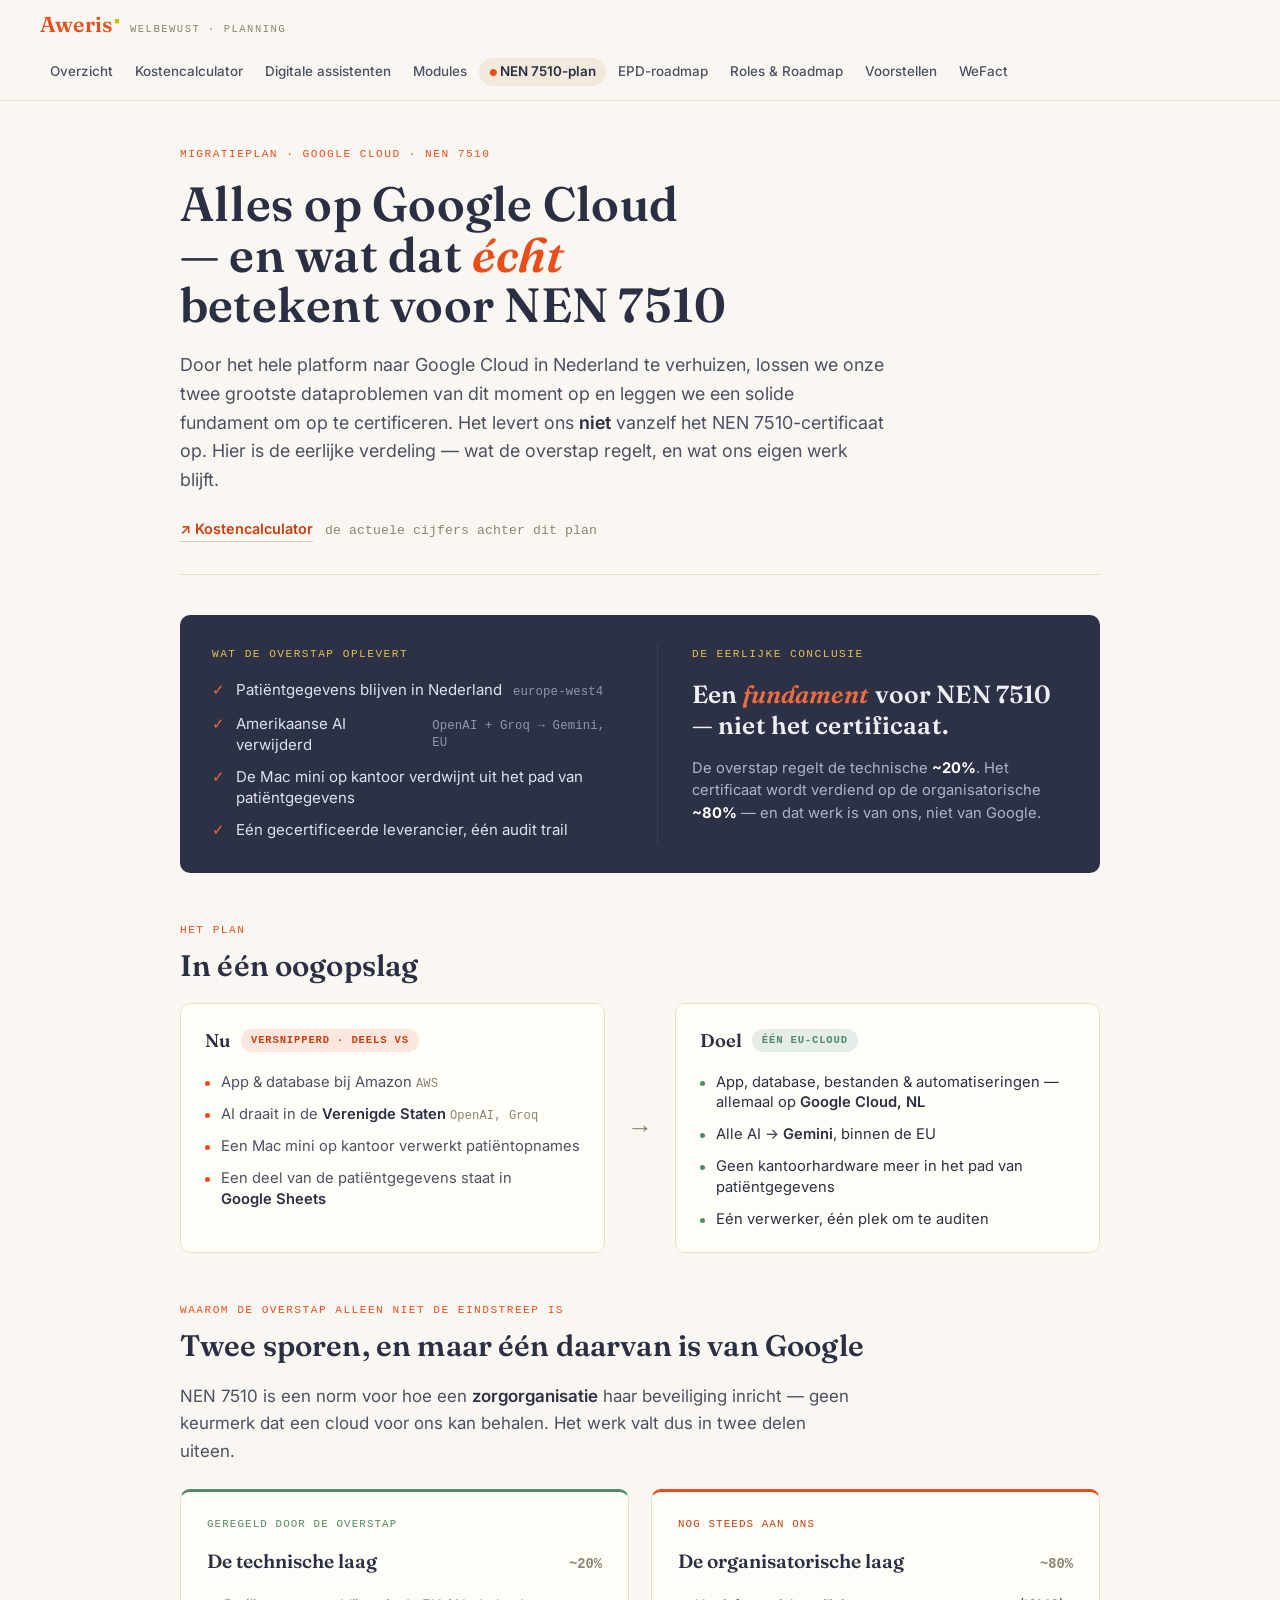
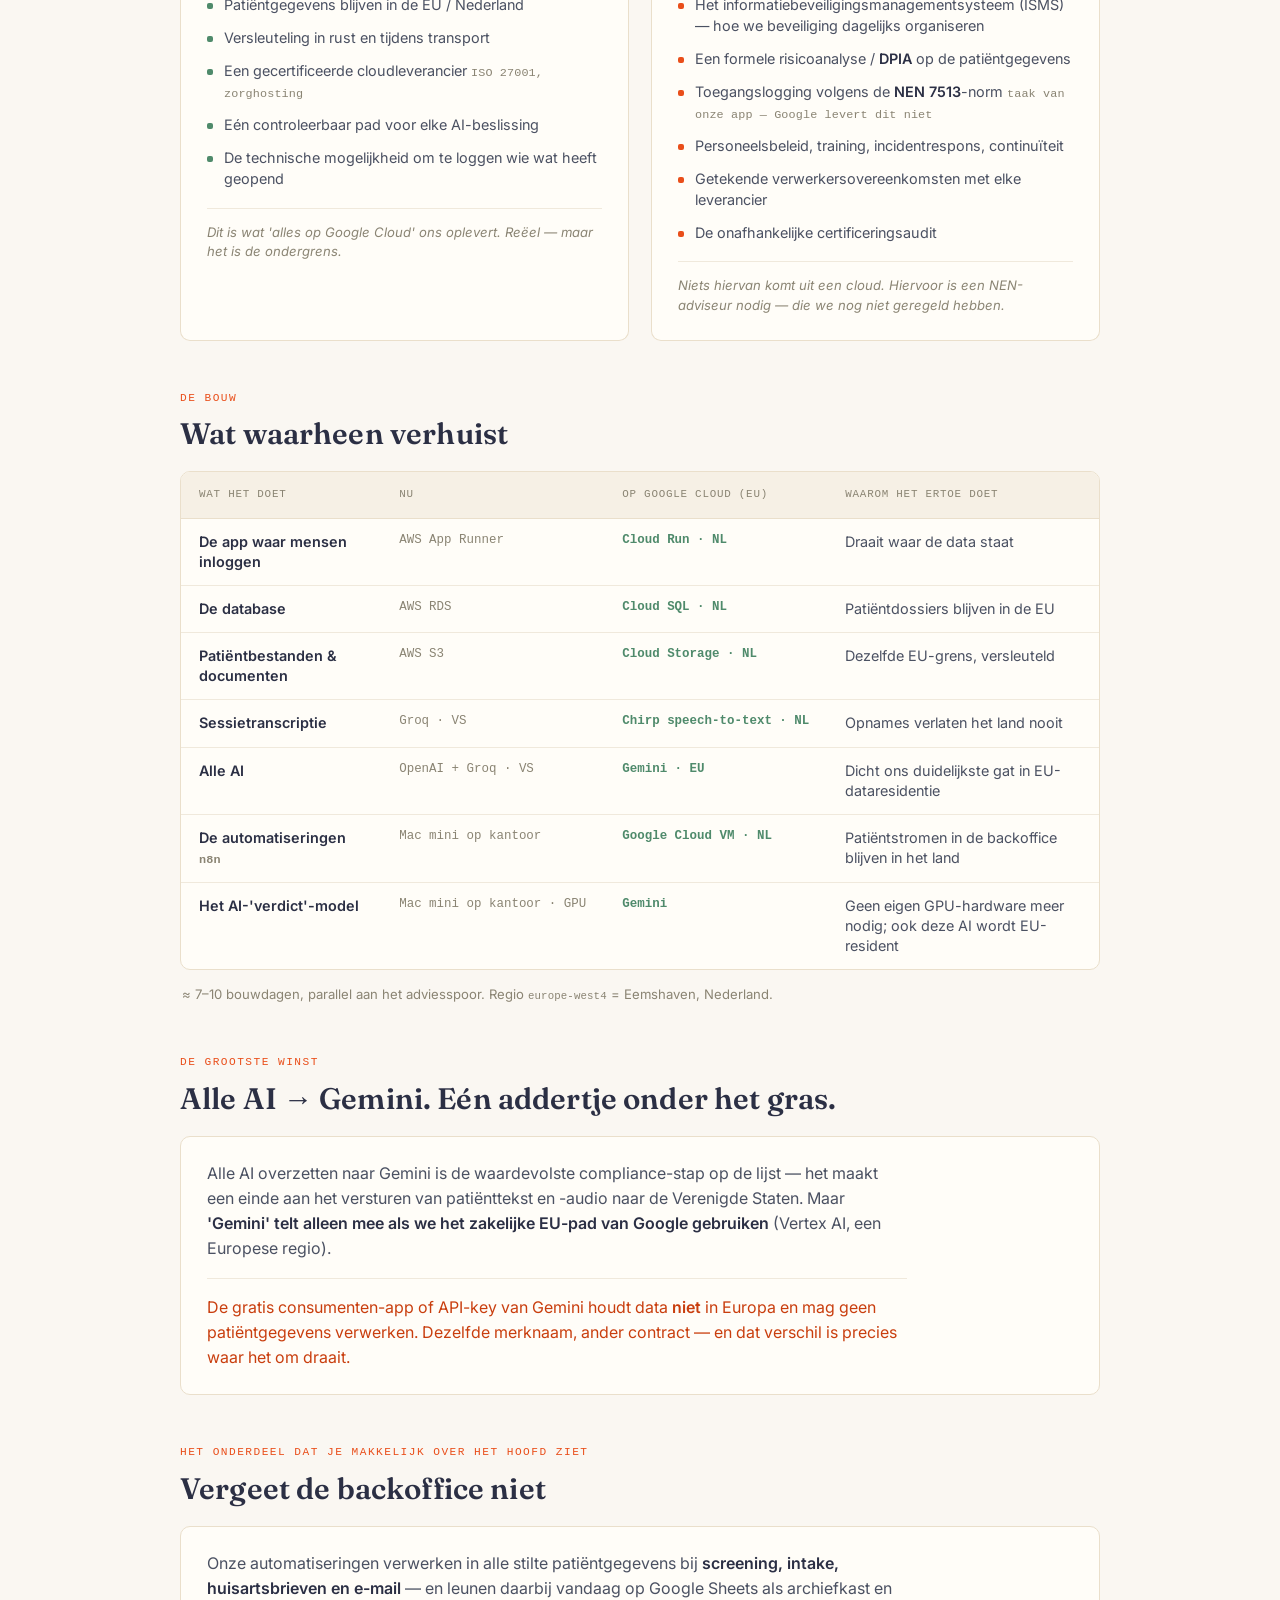
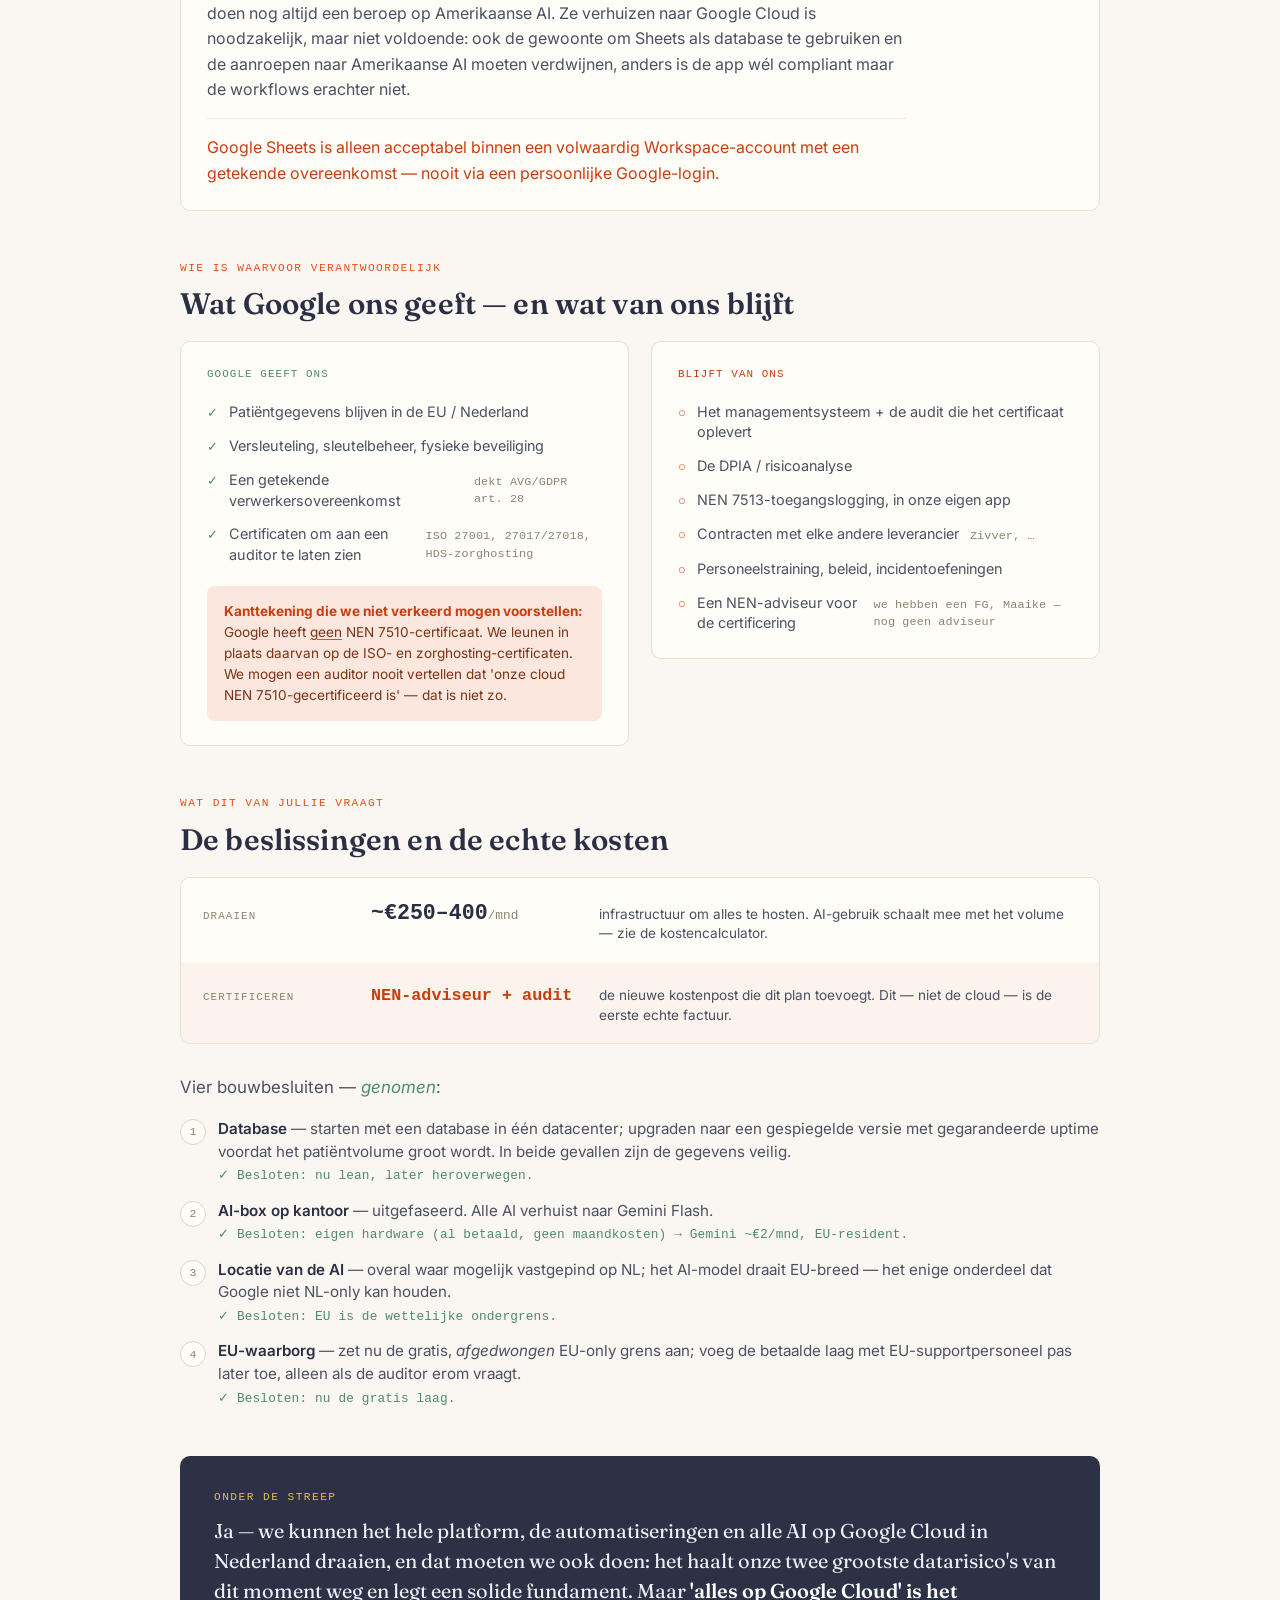
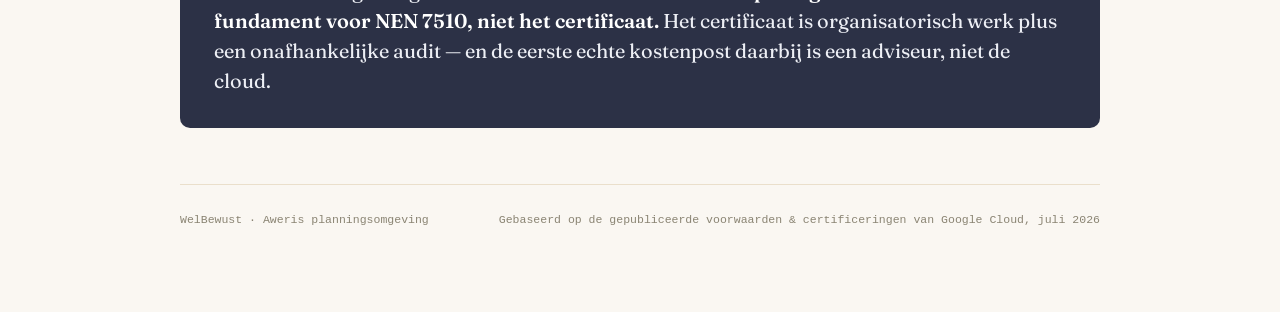
<file: compliance.html>
<!DOCTYPE html>
<html lang="nl">
<head>
<meta charset="utf-8">
<meta name="viewport" content="width=device-width, initial-scale=1">
<title>NEN 7510-plan — WelBewust × Aweris</title>
<link rel="stylesheet" href="aweris.css">
<style>
  *{box-sizing:border-box}
  body{margin:0;background:var(--aw-paper);color:var(--aw-ink);font-family:var(--aw-font-body);line-height:1.62;-webkit-font-smoothing:antialiased}
  .doc{max-width:1000px;margin:0 auto;padding:44px clamp(18px,4vw,40px) 40px}

  .mono-dim{font-family:var(--aw-font-mono);font-size:.82em;color:var(--aw-muted);letter-spacing:.01em}
  em{font-style:italic}

  /* masthead */
  .mast{border-bottom:1px solid var(--aw-line);padding-bottom:32px;margin-bottom:40px}
  .mast h1{font-family:var(--aw-font-display);font-weight:600;font-size:clamp(2rem,4.8vw,3rem);line-height:1.06;letter-spacing:.005em;text-wrap:balance;margin:16px 0 20px;max-width:20ch}
  .mast h1 em{font-style:italic;color:var(--aw-orange)}
  .dek{font-size:1.12rem;line-height:1.6;max-width:64ch;color:var(--aw-ink-soft);margin:0 0 22px}
  .dek b{color:var(--aw-ink);font-weight:600}
  .backlink{font-size:.9rem;margin:0;display:flex;gap:12px;flex-wrap:wrap;align-items:baseline}
  .backlink a{color:var(--aw-orange-dark);text-decoration:none;font-weight:600;border-bottom:1px solid #e6c3b3;padding-bottom:1px}
  .backlink a:hover{border-bottom-color:var(--aw-orange-dark)}
  .backlink .mono-dim{font-size:.82rem}

  /* dark panels (Aweris deep blue) */
  .panel{background:var(--aw-blue-dark);border-radius:var(--aw-radius);padding:30px 32px;margin-bottom:48px;color:#EDEFF5}
  .panel-grid{display:grid;grid-template-columns:1fr 1fr;gap:34px}
  .panel-label{font-family:var(--aw-font-mono);text-transform:uppercase;letter-spacing:.13em;font-size:.7rem;color:var(--aw-gold);margin:0 0 16px}
  .checks{list-style:none;margin:0;padding:0;display:flex;flex-direction:column;gap:11px}
  .checks li{font-size:.94rem;line-height:1.4;display:flex;gap:11px;align-items:baseline;color:#DEE2EC}
  .tick{color:var(--aw-orange-light);font-family:var(--aw-font-mono);flex:0 0 auto}
  .checks .mono-dim{color:#8F96AC}
  .verdict{border-left:1px solid #3B4058;padding-left:34px}
  .verdict-big{font-family:var(--aw-font-display);font-size:1.55rem;line-height:1.24;margin:0 0 16px;font-weight:600;letter-spacing:.005em}
  .verdict-big .hl{color:var(--aw-orange-light);font-style:italic}
  .verdict-sub{font-size:.92rem;line-height:1.55;color:#AEB5C7;margin:0}
  .verdict-sub b{color:#fff}

  .block{margin-bottom:48px}
  .kicker{font-family:var(--aw-font-mono);text-transform:uppercase;letter-spacing:.13em;font-size:.7rem;color:var(--aw-orange);margin:0 0 10px}
  h2{font-family:var(--aw-font-display);font-weight:600;font-size:clamp(1.4rem,3vw,1.85rem);line-height:1.15;letter-spacing:.005em;margin:0 0 20px;text-wrap:balance}
  .lead{font-size:1.06rem;color:var(--aw-ink-soft);max-width:62ch;margin:0 0 24px}
  .lead em{color:var(--aw-ink);font-style:normal;font-weight:600}

  /* before / after */
  .prepost{display:grid;grid-template-columns:1fr auto 1fr;gap:22px;align-items:stretch}
  .col{background:var(--aw-card);border:1px solid var(--aw-line);border-radius:var(--aw-radius);padding:22px 24px}
  .col-head{font-family:var(--aw-font-display);font-size:1.15rem;font-weight:600;margin:0 0 16px;display:flex;align-items:center;gap:10px;flex-wrap:wrap}
  .tag{border-radius:var(--aw-radius-pill);padding:3px 10px;font-size:.66rem;font-family:var(--aw-font-mono);text-transform:uppercase;letter-spacing:.08em}
  .tag-warn{background:#FBE7DE;color:var(--aw-orange-dark)}
  .tag-ok{background:var(--aw-green-soft);color:var(--aw-green)}
  .col ul{list-style:none;margin:0;padding:0;display:flex;flex-direction:column;gap:11px}
  .col li{font-size:.92rem;line-height:1.42;padding-left:16px;position:relative;color:var(--aw-ink-soft)}
  .col li::before{content:"";position:absolute;left:0;top:9px;width:5px;height:5px;border-radius:50%}
  .before li::before{background:var(--aw-orange)}
  .after li::before{background:var(--aw-green)}
  .after li{color:var(--aw-ink)}
  .col li b{color:var(--aw-ink);font-weight:600}
  .arrow{display:flex;align-items:center;justify-content:center;font-size:1.6rem;color:var(--aw-muted);font-family:var(--aw-font-display)}

  /* two tracks */
  .tracks{display:grid;grid-template-columns:1fr 1fr;gap:22px}
  .track{background:var(--aw-card);border:1px solid var(--aw-line);border-radius:var(--aw-radius);padding:24px 26px;border-top:3px solid var(--aw-line)}
  .track.a{border-top-color:var(--aw-green)}
  .track.b{border-top-color:var(--aw-orange)}
  .track-status{margin:0 0 12px;font-family:var(--aw-font-mono);text-transform:uppercase;letter-spacing:.1em;font-size:.68rem}
  .track-status.ok{color:var(--aw-green)}
  .track-status.todo{color:var(--aw-orange-dark)}
  .track-head{font-family:var(--aw-font-display);font-size:1.2rem;font-weight:600;margin:0 0 18px;display:flex;justify-content:space-between;align-items:baseline;gap:8px}
  .pct{font-family:var(--aw-font-mono);font-size:.86rem;color:var(--aw-muted)}
  .track-list{list-style:none;margin:0 0 18px;padding:0;display:flex;flex-direction:column;gap:12px}
  .track-list li{font-size:.9rem;line-height:1.45;padding-left:17px;position:relative;color:var(--aw-ink-soft)}
  .track-list li::before{content:"";position:absolute;left:0;top:8px;width:6px;height:6px;border-radius:2px}
  .track.a .track-list li::before{background:var(--aw-green)}
  .track.b .track-list li::before{background:var(--aw-orange)}
  .track-list li b{color:var(--aw-ink);font-weight:600}
  .track-note{font-size:.82rem;line-height:1.5;color:var(--aw-muted);margin:0;padding-top:14px;border-top:1px solid #F0E9DC;font-style:italic}

  /* table */
  .table-wrap{overflow-x:auto;border:1px solid var(--aw-line);border-radius:var(--aw-radius);background:var(--aw-card)}
  table{border-collapse:collapse;width:100%;min-width:640px;font-size:.9rem}
  thead th{text-align:left;font-family:var(--aw-font-mono);text-transform:uppercase;letter-spacing:.07em;font-size:.68rem;color:var(--aw-muted);font-weight:400;padding:14px 18px;border-bottom:1px solid var(--aw-line);background:#F6F0E5}
  tbody td{padding:13px 18px;border-bottom:1px solid #F0E9DC;vertical-align:top;line-height:1.4}
  tbody tr:last-child td{border-bottom:none}
  td:first-child{font-weight:600;color:var(--aw-ink)}
  .t-old{font-family:var(--aw-font-mono);font-size:.78rem;color:var(--aw-muted);white-space:nowrap}
  .t-new{font-family:var(--aw-font-mono);font-size:.78rem;color:var(--aw-green);font-weight:600;white-space:nowrap}
  td:last-child{color:var(--aw-ink-soft)}
  .foot-note{font-size:.82rem;color:var(--aw-muted);margin:14px 2px 0}

  /* callouts */
  .callout{background:var(--aw-card);border:1px solid var(--aw-line);border-radius:var(--aw-radius);padding:24px 26px}
  .callout p{margin:0;font-size:1rem;line-height:1.58;color:var(--aw-ink-soft);max-width:70ch}
  .callout p b{color:var(--aw-ink);font-weight:600}
  .callout-warn{margin-top:16px !important;padding-top:16px;border-top:1px solid #F0E9DC;color:var(--aw-orange-dark) !important}
  .callout-warn b{color:var(--aw-orange-dark) !important}

  /* gives / ours */
  .split{display:grid;grid-template-columns:1fr 1fr;gap:22px;align-items:start}
  .give,.ours{background:var(--aw-card);border:1px solid var(--aw-line);border-radius:var(--aw-radius);padding:24px 26px}
  .split-head{margin:0 0 18px;font-family:var(--aw-font-mono);text-transform:uppercase;letter-spacing:.1em;font-size:.68rem}
  .split-head.ok{color:var(--aw-green)}
  .split-head.todo{color:var(--aw-orange-dark)}
  .mark-list{list-style:none;margin:0;padding:0;display:flex;flex-direction:column;gap:13px}
  .mark-list li{font-size:.9rem;line-height:1.45;display:flex;gap:11px;align-items:baseline;color:var(--aw-ink-soft)}
  .mark-list li .m{font-family:var(--aw-font-mono);flex:0 0 auto;font-size:.82rem}
  .m.ok{color:var(--aw-green)}
  .m.todo{color:var(--aw-orange)}
  .caveat{margin-top:20px;padding:15px 17px;background:#FBE7DE;border-radius:var(--aw-radius-sm);font-size:.85rem;line-height:1.55;color:#7A3418}
  .caveat b{color:var(--aw-orange-dark)}
  .caveat u{text-decoration-color:var(--aw-orange);text-underline-offset:2px}

  /* money + decisions */
  .money{display:flex;flex-direction:column;gap:2px;border:1px solid var(--aw-line);border-radius:var(--aw-radius);overflow:hidden;margin-bottom:30px}
  .money-row{display:grid;grid-template-columns:150px 210px 1fr;gap:18px;align-items:baseline;padding:18px 22px;background:var(--aw-card)}
  .money-row.highlight{background:#FBF3EC}
  .money-label{font-family:var(--aw-font-mono);text-transform:uppercase;letter-spacing:.1em;font-size:.68rem;color:var(--aw-muted)}
  .money-val{font-family:var(--aw-font-mono);font-size:1.35rem;font-weight:600;color:var(--aw-ink);font-variant-numeric:tabular-nums}
  .money-val.accent{color:var(--aw-orange-dark);font-size:1.05rem}
  .money-val .per{font-size:.8rem;color:var(--aw-muted);font-weight:400}
  .money-note{font-size:.85rem;color:var(--aw-ink-soft);line-height:1.45}

  .sign{margin-bottom:16px}
  .resolved{color:var(--aw-green);font-style:italic}
  .decisions{margin:0;padding-left:0;list-style:none;counter-reset:d;display:flex;flex-direction:column;gap:14px}
  .decisions li{position:relative;padding-left:38px;font-size:.95rem;line-height:1.5;color:var(--aw-ink-soft);counter-increment:d}
  .decisions li::before{content:counter(d);position:absolute;left:0;top:1px;width:24px;height:24px;border:1px solid var(--aw-line-strong);border-radius:50%;font-family:var(--aw-font-mono);font-size:.72rem;display:flex;align-items:center;justify-content:center;color:var(--aw-muted);background:var(--aw-card)}
  .decisions li b{color:var(--aw-ink);font-weight:600}
  .rec{display:block;font-size:.8rem;color:var(--aw-green);font-family:var(--aw-font-mono);letter-spacing:.01em;margin-top:3px}

  .bottomline{background:var(--aw-blue-dark);border-radius:var(--aw-radius);padding:32px 34px;margin-bottom:8px}
  .bottomline .kicker{color:var(--aw-gold)}
  .bottomline p:not(.kicker){font-family:var(--aw-font-display);font-size:1.25rem;line-height:1.5;color:#EDEFF5;margin:0;max-width:66ch}
  .bottomline b{color:#fff;font-weight:600}

  @media (max-width:720px){
    .panel-grid,.tracks,.split{grid-template-columns:1fr;gap:24px}
    .verdict{border-left:none;border-top:1px solid #3B4058;padding-left:0;padding-top:24px}
    .prepost{grid-template-columns:1fr}
    .arrow{transform:rotate(90deg);padding:2px 0}
    .money-row{grid-template-columns:1fr;gap:6px}
  }
</style>
</head>
<body>

<nav class="aw-nav">
  <a class="aw-brand" href="overview.html"><span class="aw-wordmark">Aweris</span><small>WelBewust · planning</small></a>
  <div class="aw-nav-links">
    <a href="overview.html">Overzicht</a>
    <a href="index.html">Kostencalculator</a>
    <a href="assistenten.html">Digitale assistenten</a>
    <a href="modules.html">Modules</a>
    <a href="compliance.html" aria-current="page">NEN 7510-plan</a>
    <a href="epd-roadmap.html">EPD-roadmap</a>
    <a href="roles-and-roadmap.html">Roles &amp; Roadmap</a>
    <a href="proposals.html">Voorstellen</a>
    <a href="wefact.html">WeFact</a>
  </div>
</nav>

<article class="doc">

  <header class="mast">
    <p class="kicker">Migratieplan · Google Cloud · NEN 7510</p>
    <h1>Alles op Google&nbsp;Cloud — en wat dat <em>écht</em> betekent voor NEN&nbsp;7510</h1>
    <p class="dek">Door het hele platform naar Google&nbsp;Cloud in Nederland te verhuizen, lossen we onze twee grootste dataproblemen van dit moment op en leggen we een solide fundament om op te certificeren. Het levert ons <b>niet</b> vanzelf het NEN&nbsp;7510-certificaat op. Hier is de eerlijke verdeling — wat de overstap regelt, en wat ons eigen werk blijft.</p>
    <p class="backlink"><a href="index.html">↗ Kostencalculator</a> <span class="mono-dim">de actuele cijfers achter dit plan</span></p>
  </header>

  <section class="panel">
    <div class="panel-grid">
      <div>
        <p class="panel-label">Wat de overstap oplevert</p>
        <ul class="checks">
          <li><span class="tick">✓</span> Patiëntgegevens blijven in Nederland <span class="mono-dim">europe-west4</span></li>
          <li><span class="tick">✓</span> Amerikaanse AI verwijderd <span class="mono-dim">OpenAI + Groq → Gemini, EU</span></li>
          <li><span class="tick">✓</span> De Mac mini op kantoor verdwijnt uit het pad van patiëntgegevens</li>
          <li><span class="tick">✓</span> Eén gecertificeerde leverancier, één audit trail</li>
        </ul>
      </div>
      <div class="verdict">
        <p class="panel-label">De eerlijke conclusie</p>
        <p class="verdict-big">Een <span class="hl">fundament</span> voor NEN&nbsp;7510 — niet het certificaat.</p>
        <p class="verdict-sub">De overstap regelt de technische <b>~20%</b>. Het certificaat wordt verdiend op de organisatorische <b>~80%</b> — en dat werk is van ons, niet van Google.</p>
      </div>
    </div>
  </section>

  <section class="block">
    <p class="kicker">Het plan</p>
    <h2>In één oogopslag</h2>
    <div class="prepost">
      <div class="col before">
        <p class="col-head">Nu <span class="tag tag-warn">versnipperd · deels VS</span></p>
        <ul>
          <li>App &amp; database bij Amazon <span class="mono-dim">AWS</span></li>
          <li>AI draait in de <b>Verenigde Staten</b> <span class="mono-dim">OpenAI, Groq</span></li>
          <li>Een Mac mini op kantoor verwerkt patiëntopnames</li>
          <li>Een deel van de patiëntgegevens staat in <b>Google&nbsp;Sheets</b></li>
        </ul>
      </div>
      <div class="arrow" aria-hidden="true">→</div>
      <div class="col after">
        <p class="col-head">Doel <span class="tag tag-ok">één EU-cloud</span></p>
        <ul>
          <li>App, database, bestanden &amp; automatiseringen — allemaal op <b>Google&nbsp;Cloud, NL</b></li>
          <li>Alle AI → <b>Gemini</b>, binnen de EU</li>
          <li>Geen kantoorhardware meer in het pad van patiëntgegevens</li>
          <li>Eén verwerker, één plek om te auditen</li>
        </ul>
      </div>
    </div>
  </section>

  <section class="block">
    <p class="kicker">Waarom de overstap alleen niet de eindstreep is</p>
    <h2>Twee sporen, en maar één daarvan is van Google</h2>
    <p class="lead">NEN&nbsp;7510 is een norm voor hoe een <em>zorgorganisatie</em> haar beveiliging inricht — geen keurmerk dat een cloud voor ons kan behalen. Het werk valt dus in twee delen uiteen.</p>
    <div class="tracks">
      <div class="track a">
        <p class="track-status ok">Geregeld door de overstap</p>
        <p class="track-head">De technische laag <span class="pct">~20%</span></p>
        <ul class="track-list">
          <li>Patiëntgegevens blijven in de EU / Nederland</li>
          <li>Versleuteling in rust en tijdens transport</li>
          <li>Een gecertificeerde cloudleverancier <span class="mono-dim">ISO 27001, zorghosting</span></li>
          <li>Eén controleerbaar pad voor elke AI-beslissing</li>
          <li>De technische mogelijkheid om te loggen wie wat heeft geopend</li>
        </ul>
        <p class="track-note">Dit is wat 'alles op Google Cloud' ons oplevert. Reëel — maar het is de ondergrens.</p>
      </div>
      <div class="track b">
        <p class="track-status todo">Nog steeds aan ons</p>
        <p class="track-head">De organisatorische laag <span class="pct">~80%</span></p>
        <ul class="track-list">
          <li>Het informatiebeveiligingsmanagementsysteem (ISMS) — hoe we beveiliging dagelijks organiseren</li>
          <li>Een formele risicoanalyse / <b>DPIA</b> op de patiëntgegevens</li>
          <li>Toegangslogging volgens de <b>NEN&nbsp;7513</b>-norm <span class="mono-dim">taak van onze app — Google levert dit niet</span></li>
          <li>Personeelsbeleid, training, incidentrespons, continuïteit</li>
          <li>Getekende verwerkersovereenkomsten met elke leverancier</li>
          <li>De onafhankelijke certificeringsaudit</li>
        </ul>
        <p class="track-note">Niets hiervan komt uit een cloud. Hiervoor is een NEN-adviseur nodig — die we nog niet geregeld hebben.</p>
      </div>
    </div>
  </section>

  <section class="block">
    <p class="kicker">De bouw</p>
    <h2>Wat waarheen verhuist</h2>
    <div class="table-wrap">
      <table>
        <thead><tr><th>Wat het doet</th><th>Nu</th><th>Op Google Cloud&nbsp;(EU)</th><th>Waarom het ertoe doet</th></tr></thead>
        <tbody>
          <tr><td>De app waar mensen inloggen</td><td class="t-old">AWS App Runner</td><td class="t-new">Cloud Run · NL</td><td>Draait waar de data staat</td></tr>
          <tr><td>De database</td><td class="t-old">AWS RDS</td><td class="t-new">Cloud SQL · NL</td><td>Patiëntdossiers blijven in de EU</td></tr>
          <tr><td>Patiëntbestanden &amp; documenten</td><td class="t-old">AWS S3</td><td class="t-new">Cloud Storage · NL</td><td>Dezelfde EU-grens, versleuteld</td></tr>
          <tr><td>Sessietranscriptie</td><td class="t-old">Groq · VS</td><td class="t-new">Chirp speech-to-text · NL</td><td>Opnames verlaten het land nooit</td></tr>
          <tr><td>Alle AI</td><td class="t-old">OpenAI + Groq · VS</td><td class="t-new">Gemini · EU</td><td>Dicht ons duidelijkste gat in EU-dataresidentie</td></tr>
          <tr><td>De automatiseringen <span class="mono-dim">n8n</span></td><td class="t-old">Mac mini op kantoor</td><td class="t-new">Google Cloud VM · NL</td><td>Patiëntstromen in de backoffice blijven in het land</td></tr>
          <tr><td>Het AI-'verdict'-model</td><td class="t-old">Mac mini op kantoor · GPU</td><td class="t-new">Gemini</td><td>Geen eigen GPU-hardware meer nodig; ook deze AI wordt EU-resident</td></tr>
        </tbody>
      </table>
    </div>
    <p class="foot-note">≈ 7–10 bouwdagen, parallel aan het adviesspoor. Regio <span class="mono-dim">europe-west4</span> = Eemshaven, Nederland.</p>
  </section>

  <section class="block">
    <p class="kicker">De grootste winst</p>
    <h2>Alle AI → Gemini. Eén addertje onder het gras.</h2>
    <div class="callout">
      <p>Alle AI overzetten naar Gemini is de waardevolste compliance-stap op de lijst — het maakt een einde aan het versturen van patiënttekst en -audio naar de Verenigde Staten. Maar <b>'Gemini' telt alleen mee als we het zakelijke EU-pad van Google gebruiken</b> (Vertex&nbsp;AI, een Europese regio).</p>
      <p class="callout-warn">De gratis consumenten-app of API-key van Gemini houdt data <b>niet</b> in Europa en mag geen patiëntgegevens verwerken. Dezelfde merknaam, ander contract — en dat verschil is precies waar het om draait.</p>
    </div>
  </section>

  <section class="block">
    <p class="kicker">Het onderdeel dat je makkelijk over het hoofd ziet</p>
    <h2>Vergeet de backoffice niet</h2>
    <div class="callout">
      <p>Onze automatiseringen verwerken in alle stilte patiëntgegevens bij <b>screening, intake, huisartsbrieven en e-mail</b> — en leunen daarbij vandaag op Google&nbsp;Sheets als archiefkast en doen nog altijd een beroep op Amerikaanse AI. Ze verhuizen naar Google Cloud is noodzakelijk, maar niet voldoende: ook de gewoonte om Sheets als database te gebruiken en de aanroepen naar Amerikaanse AI moeten verdwijnen, anders is de app wél compliant maar de workflows erachter niet.</p>
      <p class="callout-warn">Google&nbsp;Sheets is alleen acceptabel binnen een volwaardig Workspace-account met een getekende overeenkomst — nooit via een persoonlijke Google-login.</p>
    </div>
  </section>

  <section class="block">
    <p class="kicker">Wie is waarvoor verantwoordelijk</p>
    <h2>Wat Google ons geeft — en wat van ons blijft</h2>
    <div class="split">
      <div class="give">
        <p class="split-head ok">Google geeft ons</p>
        <ul class="mark-list">
          <li><span class="m ok">✓</span> Patiëntgegevens blijven in de EU / Nederland</li>
          <li><span class="m ok">✓</span> Versleuteling, sleutelbeheer, fysieke beveiliging</li>
          <li><span class="m ok">✓</span> Een getekende verwerkersovereenkomst <span class="mono-dim">dekt AVG/GDPR art. 28</span></li>
          <li><span class="m ok">✓</span> Certificaten om aan een auditor te laten zien <span class="mono-dim">ISO 27001, 27017/27018, HDS-zorghosting</span></li>
        </ul>
        <div class="caveat"><b>Kanttekening die we niet verkeerd mogen voorstellen:</b> Google heeft <u>geen</u> NEN&nbsp;7510-certificaat. We leunen in plaats daarvan op de ISO- en zorghosting-certificaten. We mogen een auditor nooit vertellen dat 'onze cloud NEN&nbsp;7510-gecertificeerd is' — dat is niet zo.</div>
      </div>
      <div class="ours">
        <p class="split-head todo">Blijft van ons</p>
        <ul class="mark-list">
          <li><span class="m todo">○</span> Het managementsysteem + de audit die het certificaat oplevert</li>
          <li><span class="m todo">○</span> De DPIA / risicoanalyse</li>
          <li><span class="m todo">○</span> NEN&nbsp;7513-toegangslogging, in onze eigen app</li>
          <li><span class="m todo">○</span> Contracten met elke andere leverancier <span class="mono-dim">Zivver, …</span></li>
          <li><span class="m todo">○</span> Personeelstraining, beleid, incidentoefeningen</li>
          <li><span class="m todo">○</span> Een NEN-adviseur voor de certificering <span class="mono-dim">we hebben een FG, Maaike — nog geen adviseur</span></li>
        </ul>
      </div>
    </div>
  </section>

  <section class="block">
    <p class="kicker">Wat dit van jullie vraagt</p>
    <h2>De beslissingen en de echte kosten</h2>
    <div class="money">
      <div class="money-row">
        <span class="money-label">Draaien</span>
        <span class="money-val">~€250–400<span class="per">/mnd</span></span>
        <span class="money-note">infrastructuur om alles te hosten. AI-gebruik schaalt mee met het volume — zie de kostencalculator.</span>
      </div>
      <div class="money-row highlight">
        <span class="money-label">Certificeren</span>
        <span class="money-val accent">NEN-adviseur + audit</span>
        <span class="money-note">de nieuwe kostenpost die dit plan toevoegt. Dit — niet de cloud — is de eerste echte factuur.</span>
      </div>
    </div>

    <p class="lead sign">Vier bouwbesluiten — <span class="resolved">genomen</span>:</p>
    <ol class="decisions">
      <li><b>Database</b> — starten met een database in één datacenter; upgraden naar een gespiegelde versie met gegarandeerde uptime voordat het patiëntvolume groot wordt. In beide gevallen zijn de gegevens veilig. <span class="rec">✓ Besloten: nu lean, later heroverwegen.</span></li>
      <li><b>AI-box op kantoor</b> — uitgefaseerd. Alle AI verhuist naar Gemini Flash. <span class="rec">✓ Besloten: eigen hardware (al betaald, geen maandkosten) → Gemini ~€2/mnd, EU-resident.</span></li>
      <li><b>Locatie van de AI</b> — overal waar mogelijk vastgepind op NL; het AI-model draait EU-breed — het enige onderdeel dat Google niet NL-only kan houden. <span class="rec">✓ Besloten: EU is de wettelijke ondergrens.</span></li>
      <li><b>EU-waarborg</b> — zet nu de gratis, <em>afgedwongen</em> EU-only grens aan; voeg de betaalde laag met EU-supportpersoneel pas later toe, alleen als de auditor erom vraagt. <span class="rec">✓ Besloten: nu de gratis laag.</span></li>
    </ol>
  </section>

  <section class="bottomline">
    <p class="kicker">Onder de streep</p>
    <p>Ja — we kunnen het hele platform, de automatiseringen en alle AI op Google&nbsp;Cloud in Nederland draaien, en dat moeten we ook doen: het haalt onze twee grootste datarisico's van dit moment weg en legt een solide fundament. Maar <b>'alles op Google Cloud' is het fundament voor NEN&nbsp;7510, niet het certificaat.</b> Het certificaat is organisatorisch werk plus een onafhankelijke audit — en de eerste echte kostenpost daarbij is een adviseur, niet de cloud.</p>
  </section>

  <footer class="aw-footer">
    <span>WelBewust · Aweris planningsomgeving</span>
    <span>Gebaseerd op de gepubliceerde voorwaarden &amp; certificeringen van Google Cloud, juli 2026</span>
  </footer>

</article>

</body>
</html>
</file>
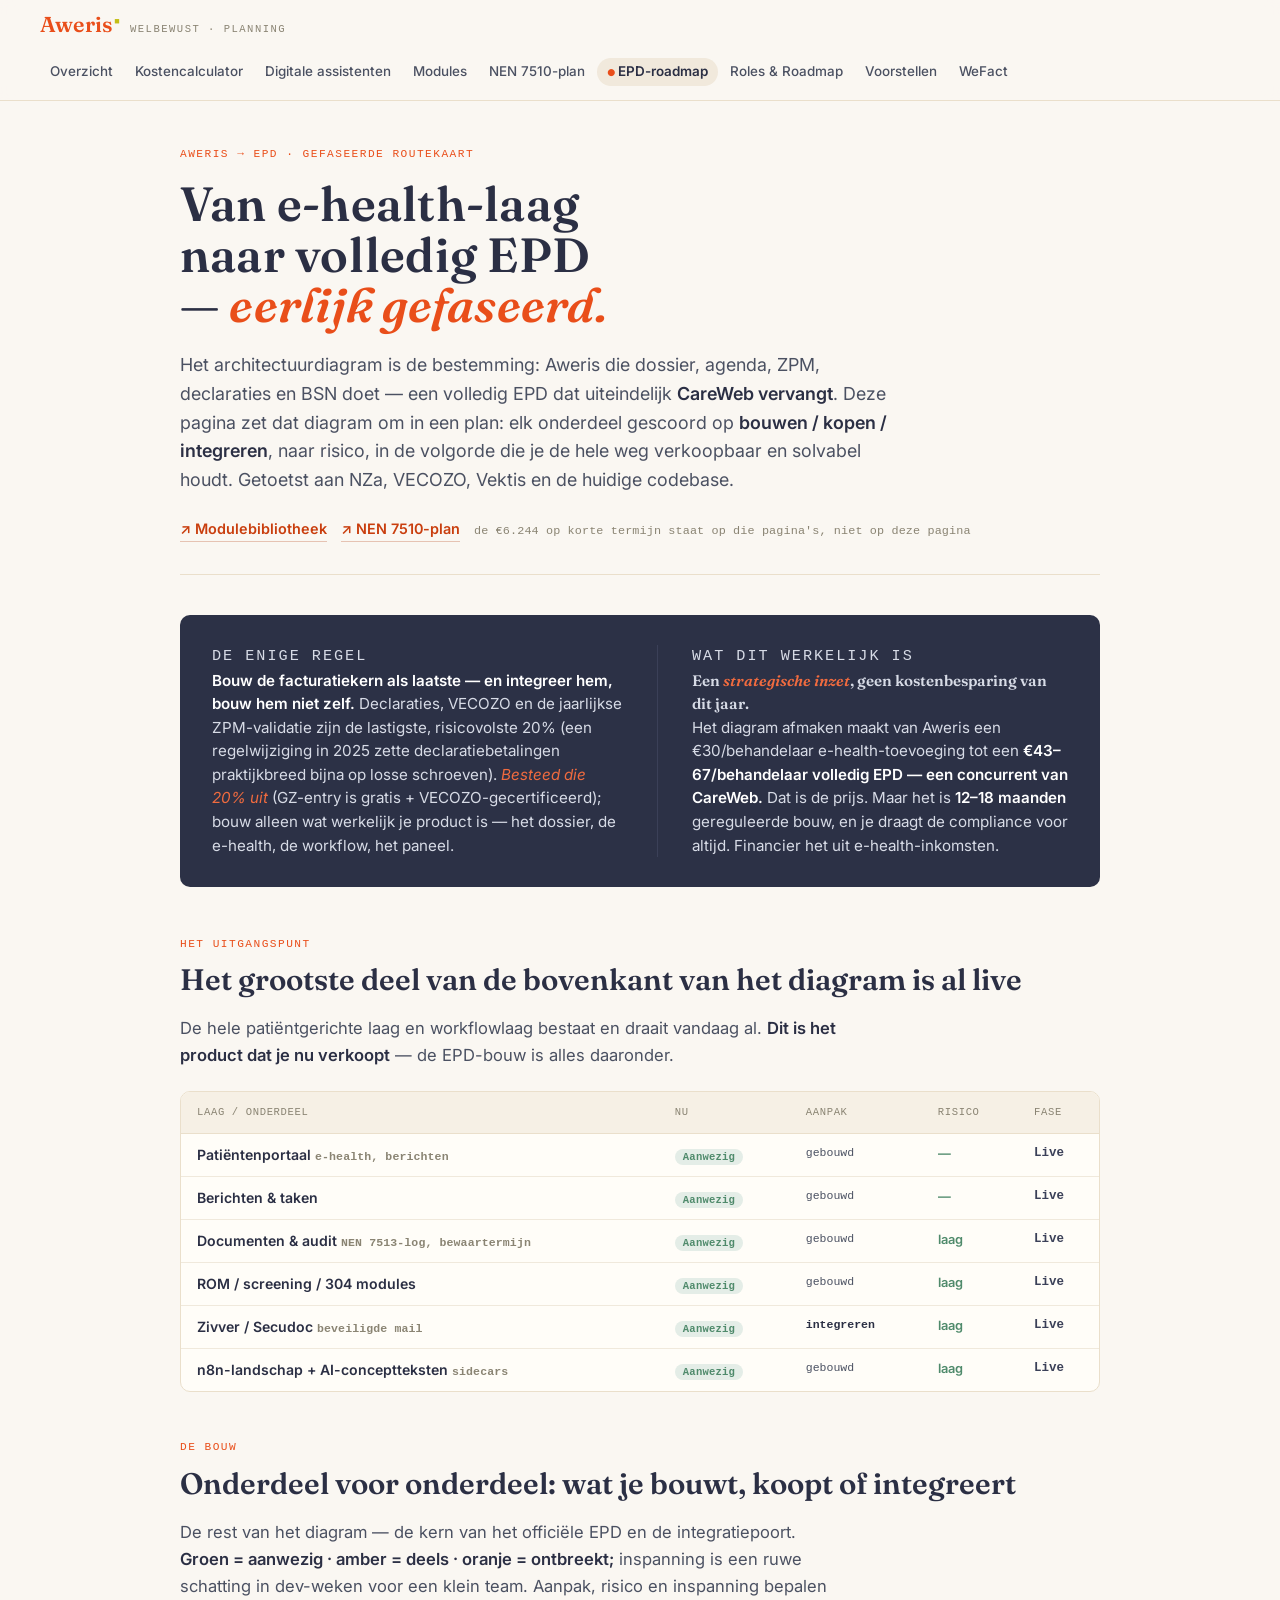
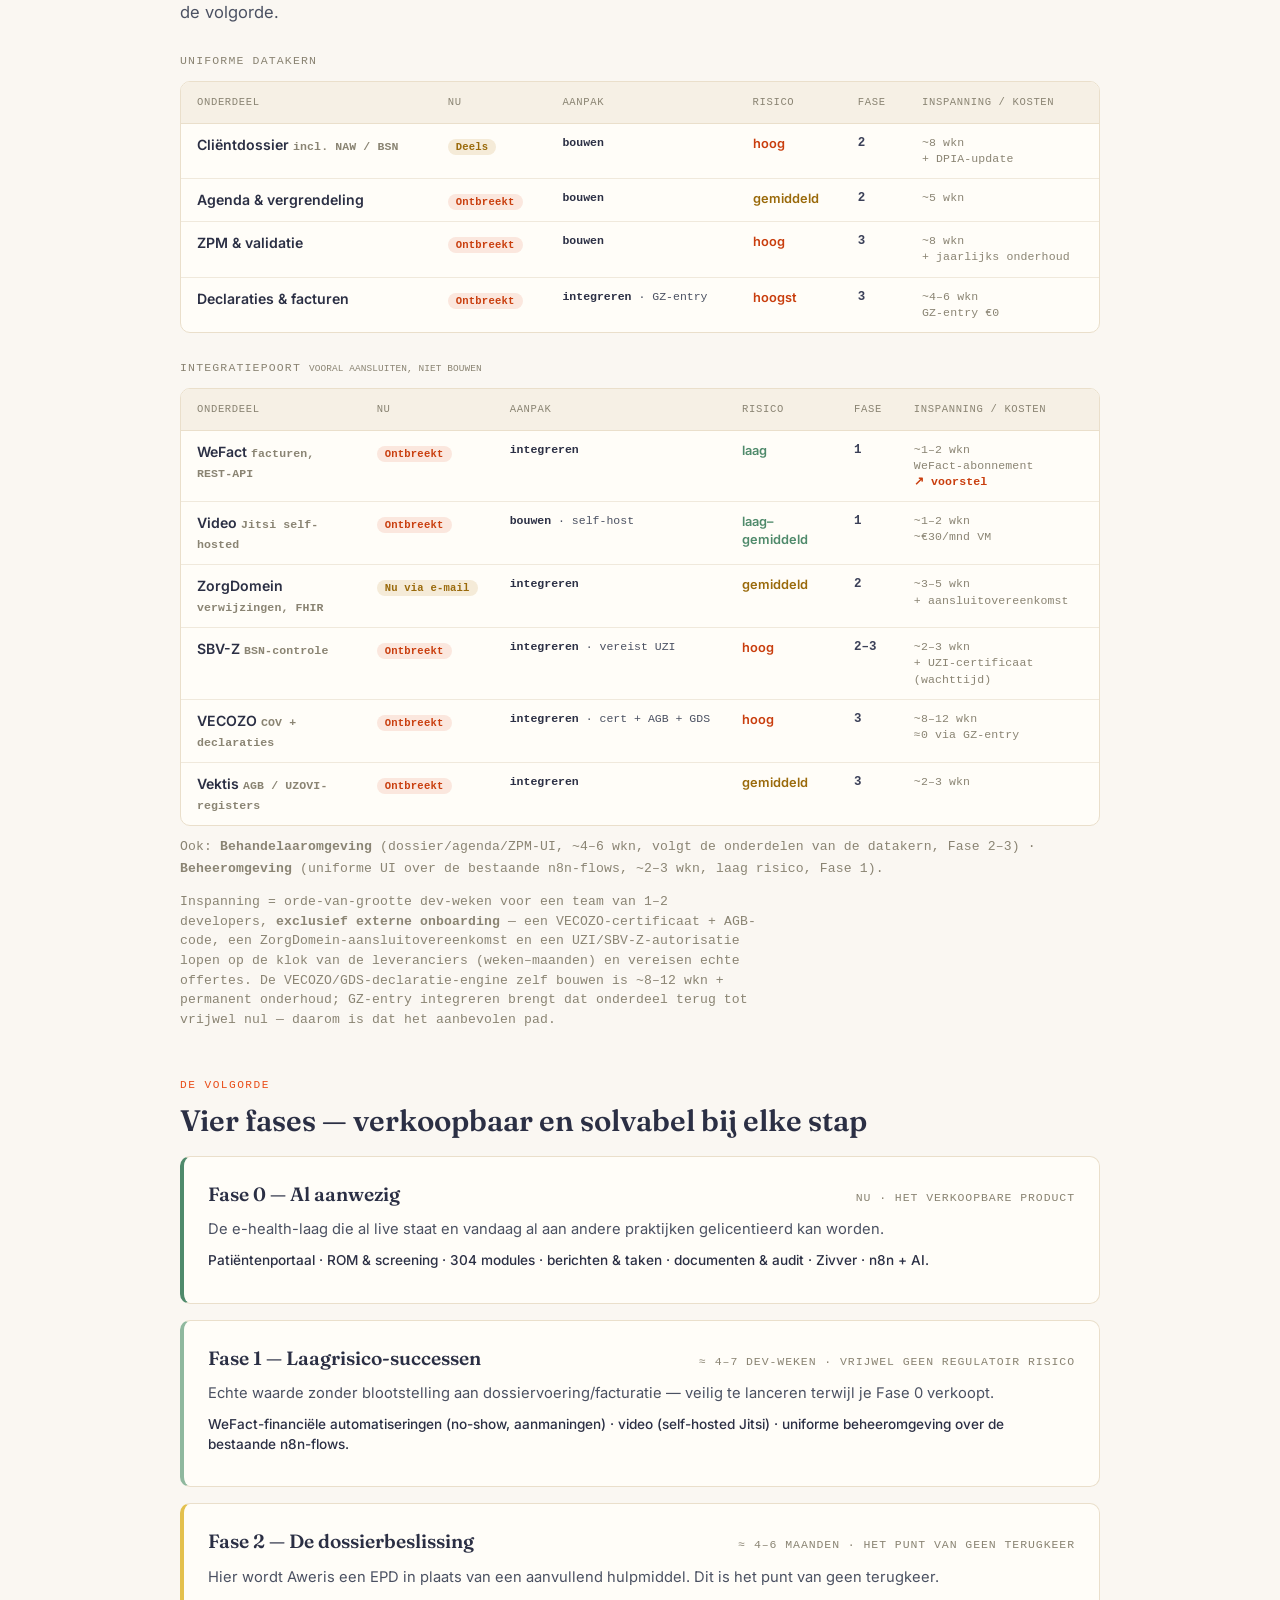
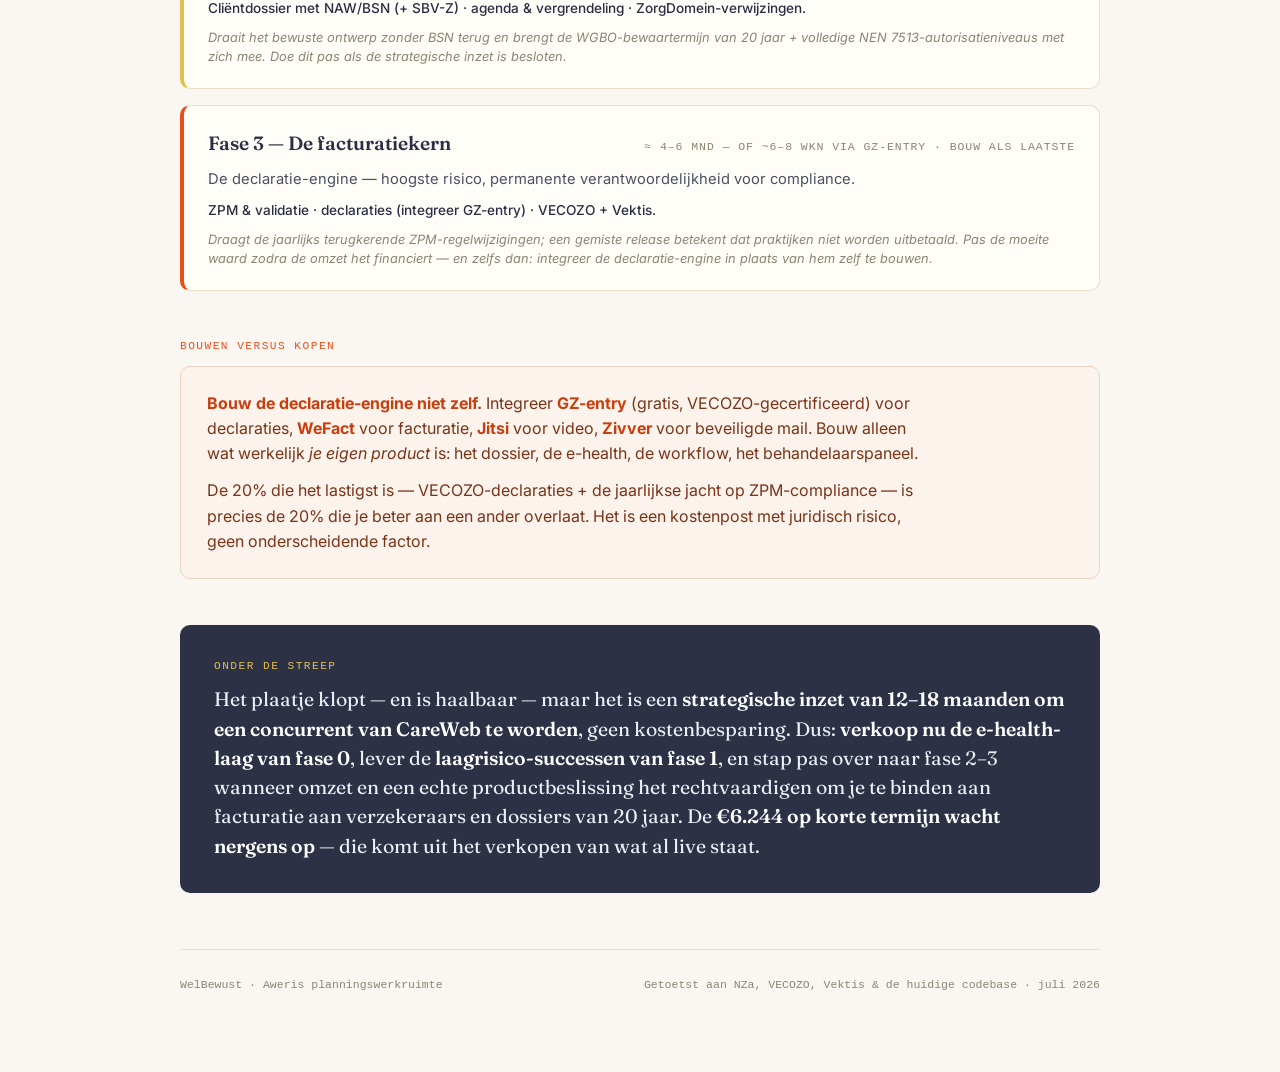
<file: epd-roadmap.html>
<!DOCTYPE html>
<html lang="nl">
<head>
<meta charset="utf-8">
<meta name="viewport" content="width=device-width, initial-scale=1">
<title>Aweris → EPD — gefaseerde routekaart</title>
<link rel="stylesheet" href="aweris.css">
<style>
  *{box-sizing:border-box}
  body{margin:0;background:var(--aw-paper);color:var(--aw-ink);font-family:var(--aw-font-body);line-height:1.62;-webkit-font-smoothing:antialiased}
  .doc{max-width:1000px;margin:0 auto;padding:44px clamp(18px,4vw,40px) 40px}
  .mono-dim{font-family:var(--aw-font-mono);font-size:.82em;color:var(--aw-muted);letter-spacing:.01em}
  em{font-style:italic}

  .mast{border-bottom:1px solid var(--aw-line);padding-bottom:32px;margin-bottom:40px}
  .mast h1{font-family:var(--aw-font-display);font-weight:600;font-size:clamp(2rem,4.8vw,3rem);line-height:1.06;letter-spacing:.005em;text-wrap:balance;margin:16px 0 20px;max-width:20ch}
  .mast h1 em{font-style:italic;color:var(--aw-orange)}
  .dek{font-size:1.12rem;line-height:1.6;max-width:66ch;color:var(--aw-ink-soft);margin:0 0 22px}
  .dek b{color:var(--aw-ink);font-weight:600}
  .backlink{font-size:.9rem;margin:0;display:flex;gap:14px;flex-wrap:wrap;align-items:baseline}
  .backlink a{color:var(--aw-orange-dark);text-decoration:none;font-weight:600;border-bottom:1px solid #e6c3b3;padding-bottom:1px}
  .backlink a:hover{border-bottom-color:var(--aw-orange-dark)}

  .panel{background:var(--aw-blue-dark);border-radius:var(--aw-radius);padding:30px 32px;margin-bottom:48px;color:#EDEFF5}
  .panel-grid{display:grid;grid-template-columns:1fr 1fr;gap:34px}
  .panel-label{font-family:var(--aw-font-mono);text-transform:uppercase;letter-spacing:.13em;font-size:.7rem;color:var(--aw-gold);margin:0 0 14px}
  .panel p{margin:0;font-size:.95rem;line-height:1.55;color:#D7DBE6}
  .panel p b{color:#fff;font-weight:600}
  .panel .rule-line{color:var(--aw-orange-light);font-style:italic}
  .verdict{border-left:1px solid #3B4058;padding-left:34px}
  .verdict-big{font-family:var(--aw-font-display);font-size:1.5rem;line-height:1.24;margin:0 0 14px;font-weight:600}
  .verdict-big .hl{color:var(--aw-orange-light);font-style:italic}

  .block{margin-bottom:46px}
  .kicker{font-family:var(--aw-font-mono);text-transform:uppercase;letter-spacing:.13em;font-size:.7rem;color:var(--aw-orange);margin:0 0 10px}
  h2{font-family:var(--aw-font-display);font-weight:600;font-size:clamp(1.4rem,3vw,1.85rem);line-height:1.15;margin:0 0 18px;text-wrap:balance}
  h3.sub{font-family:var(--aw-font-mono);text-transform:uppercase;letter-spacing:.1em;font-size:.72rem;color:var(--aw-muted);margin:26px 0 10px;font-weight:400}
  .lead{font-size:1.04rem;color:var(--aw-ink-soft);max-width:66ch;margin:0 0 22px}
  .lead em{color:var(--aw-ink);font-style:normal;font-weight:600}

  .table-wrap{overflow-x:auto;border:1px solid var(--aw-line);border-radius:var(--aw-radius);background:var(--aw-card);margin-bottom:8px}
  table{border-collapse:collapse;width:100%;min-width:660px;font-size:.88rem}
  thead th{text-align:left;font-family:var(--aw-font-mono);text-transform:uppercase;letter-spacing:.06em;font-size:.66rem;color:var(--aw-muted);font-weight:400;padding:12px 16px;border-bottom:1px solid var(--aw-line);background:#F6F0E5}
  tbody td{padding:11px 16px;border-bottom:1px solid #F0E9DC;vertical-align:top;line-height:1.4}
  tbody tr:last-child td{border-bottom:none}
  td:first-child{font-weight:600;color:var(--aw-ink)}
  .pill{font-family:var(--aw-font-mono);font-size:.66rem;font-weight:600;padding:2px 8px;border-radius:var(--aw-radius-pill);white-space:nowrap;letter-spacing:.02em}
  .have{background:var(--aw-green-soft);color:var(--aw-green)}
  .partial{background:#F5EBD8;color:var(--aw-gold-ink)}
  .missing{background:#FBE7DE;color:var(--aw-orange-dark)}
  .approach{font-family:var(--aw-font-mono);font-size:.72rem;color:var(--aw-ink-soft);white-space:nowrap}
  .approach b{color:var(--aw-ink)}
  .risk-lo{color:var(--aw-green);font-weight:600;font-size:.8rem}
  .risk-md{color:var(--aw-gold-ink);font-weight:600;font-size:.8rem}
  .risk-hi{color:var(--aw-orange-dark);font-weight:600;font-size:.8rem}
  .ph{font-family:var(--aw-font-mono);font-size:.78rem;font-weight:600;color:var(--aw-blue)}

  .phases{display:flex;flex-direction:column;gap:16px}
  .phase{background:var(--aw-card);border:1px solid var(--aw-line);border-radius:var(--aw-radius);padding:22px 24px;border-left:4px solid var(--aw-line)}
  .phase.p0{border-left-color:var(--aw-green)}
  .phase.p1{border-left-color:#8FB89E}
  .phase.p2{border-left-color:var(--aw-gold)}
  .phase.p3{border-left-color:var(--aw-orange)}
  .phase-head{display:flex;align-items:baseline;justify-content:space-between;gap:12px;flex-wrap:wrap;margin-bottom:8px}
  .phase-head h3{font-family:var(--aw-font-display);font-size:1.2rem;font-weight:600;margin:0}
  .phase-when{font-family:var(--aw-font-mono);font-size:.72rem;color:var(--aw-muted);text-transform:uppercase;letter-spacing:.08em}
  .phase p{margin:0 0 10px;font-size:.92rem;color:var(--aw-ink-soft);line-height:1.5}
  .phase .items{font-size:.85rem;color:var(--aw-ink);font-weight:500}
  .phase .risknote{font-size:.8rem;color:var(--aw-muted);font-style:italic;margin:8px 0 0}

  .callout{background:#FBF3EC;border:1px solid #EAD3C2;border-radius:var(--aw-radius);padding:24px 26px}
  .callout .kicker{color:var(--aw-orange-dark)}
  .callout p{margin:0;font-size:1rem;line-height:1.58;color:#7A3418;max-width:72ch}
  .callout p b{color:var(--aw-orange-dark)}
  .callout p + p{margin-top:12px}

  .bottomline{background:var(--aw-blue-dark);border-radius:var(--aw-radius);padding:32px 34px;margin-bottom:8px}
  .bottomline .kicker{color:var(--aw-gold)}
  .bottomline p:not(.kicker){font-family:var(--aw-font-display);font-size:1.22rem;line-height:1.5;color:#EDEFF5;margin:0;max-width:68ch}
  .bottomline b{color:#fff;font-weight:600}

  @media (max-width:720px){ .panel-grid{grid-template-columns:1fr;gap:24px} .verdict{border-left:none;border-top:1px solid #3B4058;padding-left:0;padding-top:24px} }
</style>
</head>
<body>

<nav class="aw-nav">
  <a class="aw-brand" href="overview.html"><span class="aw-wordmark">Aweris</span><small>WelBewust &middot; planning</small></a>
  <div class="aw-nav-links">
    <a href="overview.html">Overzicht</a>
    <a href="index.html">Kostencalculator</a>
    <a href="assistenten.html">Digitale assistenten</a>
    <a href="modules.html">Modules</a>
    <a href="compliance.html">NEN 7510-plan</a>
    <a href="epd-roadmap.html" aria-current="page">EPD-roadmap</a>
    <a href="roles-and-roadmap.html">Roles &amp; Roadmap</a>
    <a href="proposals.html">Voorstellen</a>
    <a href="wefact.html">WeFact</a>
  </div>
</nav>

<article class="doc">

  <header class="mast">
    <p class="kicker">Aweris → EPD · gefaseerde routekaart</p>
    <h1>Van e-health-laag naar volledig EPD — <em>eerlijk gefaseerd.</em></h1>
    <p class="dek">Het architectuurdiagram is de bestemming: Aweris die dossier, agenda, ZPM, declaraties en BSN doet — een volledig EPD dat uiteindelijk <b>CareWeb vervangt</b>. Deze pagina zet dat diagram om in een plan: elk onderdeel gescoord op <b>bouwen / kopen / integreren</b>, naar risico, in de volgorde die je de hele weg verkoopbaar en solvabel houdt. Getoetst aan NZa, VECOZO, Vektis en de huidige codebase.</p>
    <p class="backlink"><a href="modules.html">↗ Modulebibliotheek</a> <a href="compliance.html">↗ NEN 7510-plan</a> <span class="mono-dim">de €6.244 op korte termijn staat op die pagina's, niet op deze pagina</span></p>
  </header>

  <!-- ============ TRUTH PANEL ============ -->
  <section class="panel">
    <div class="panel-grid">
      <div>
        <p class="panel-label">De enige regel</p>
        <p><b>Bouw de facturatiekern als laatste — en integreer hem, bouw hem niet zelf.</b> Declaraties, VECOZO en de jaarlijkse ZPM-validatie zijn de lastigste, risicovolste 20% (een regelwijziging in 2025 zette declaratiebetalingen praktijkbreed bijna op losse schroeven). <span class="rule-line">Besteed die 20% uit</span> (GZ-entry is gratis + VECOZO-gecertificeerd); bouw alleen wat werkelijk je product is — het dossier, de e-health, de workflow, het paneel.</p>
      </div>
      <div class="verdict">
        <p class="panel-label">Wat dit werkelijk is</p>
        <p class="verdict-big">Een <span class="hl">strategische inzet</span>, geen kostenbesparing van dit jaar.</p>
        <p>Het diagram afmaken maakt van Aweris een €30/behandelaar e-health-toevoeging tot een <b>€43–67/behandelaar volledig EPD — een concurrent van CareWeb.</b> Dat is de prijs. Maar het is <b>12–18 maanden</b> gereguleerde bouw, en je draagt de compliance voor altijd. Financier het uit e-health-inkomsten.</p>
      </div>
    </div>
  </section>

  <!-- ============ WHERE YOU ALREADY ARE ============ -->
  <section class="block">
    <p class="kicker">Het uitgangspunt</p>
    <h2>Het grootste deel van de bovenkant van het diagram is al live</h2>
    <p class="lead">De hele patiëntgerichte laag en workflowlaag bestaat en draait vandaag al. <em>Dit is het product dat je nu verkoopt</em> — de EPD-bouw is alles daaronder.</p>
    <div class="table-wrap">
      <table>
        <thead><tr><th>Laag / onderdeel</th><th>Nu</th><th>Aanpak</th><th>Risico</th><th>Fase</th></tr></thead>
        <tbody>
          <tr><td>Patiëntenportaal <span class="mono-dim">e-health, berichten</span></td><td><span class="pill have">Aanwezig</span></td><td class="approach">gebouwd</td><td class="risk-lo">—</td><td class="ph">Live</td></tr>
          <tr><td>Berichten &amp; taken</td><td><span class="pill have">Aanwezig</span></td><td class="approach">gebouwd</td><td class="risk-lo">—</td><td class="ph">Live</td></tr>
          <tr><td>Documenten &amp; audit <span class="mono-dim">NEN 7513-log, bewaartermijn</span></td><td><span class="pill have">Aanwezig</span></td><td class="approach">gebouwd</td><td class="risk-lo">laag</td><td class="ph">Live</td></tr>
          <tr><td>ROM / screening / 304 modules</td><td><span class="pill have">Aanwezig</span></td><td class="approach">gebouwd</td><td class="risk-lo">laag</td><td class="ph">Live</td></tr>
          <tr><td>Zivver / Secudoc <span class="mono-dim">beveiligde mail</span></td><td><span class="pill have">Aanwezig</span></td><td class="approach"><b>integreren</b></td><td class="risk-lo">laag</td><td class="ph">Live</td></tr>
          <tr><td>n8n-landschap + AI-conceptteksten <span class="mono-dim">sidecars</span></td><td><span class="pill have">Aanwezig</span></td><td class="approach">gebouwd</td><td class="risk-lo">laag</td><td class="ph">Live</td></tr>
        </tbody>
      </table>
    </div>
  </section>

  <!-- ============ THE SCORECARD ============ -->
  <section class="block">
    <p class="kicker">De bouw</p>
    <h2>Onderdeel voor onderdeel: wat je bouwt, koopt of integreert</h2>
    <p class="lead">De rest van het diagram — de kern van het officiële EPD en de integratiepoort. <em>Groen = aanwezig · amber = deels · oranje = ontbreekt;</em> inspanning is een ruwe schatting in dev-weken voor een klein team. Aanpak, risico en inspanning bepalen de volgorde.</p>

    <h3 class="sub">Uniforme datakern</h3>
    <div class="table-wrap">
      <table>
        <thead><tr><th>Onderdeel</th><th>Nu</th><th>Aanpak</th><th>Risico</th><th>Fase</th><th>Inspanning / kosten</th></tr></thead>
        <tbody>
          <tr><td>Cliëntdossier <span class="mono-dim">incl. NAW / BSN</span></td><td><span class="pill partial">Deels</span></td><td class="approach"><b>bouwen</b></td><td class="risk-hi">hoog</td><td class="ph">2</td><td class="mono-dim">~8 wkn<br>+ DPIA-update</td></tr>
          <tr><td>Agenda &amp; vergrendeling</td><td><span class="pill missing">Ontbreekt</span></td><td class="approach"><b>bouwen</b></td><td class="risk-md">gemiddeld</td><td class="ph">2</td><td class="mono-dim">~5 wkn</td></tr>
          <tr><td>ZPM &amp; validatie</td><td><span class="pill missing">Ontbreekt</span></td><td class="approach"><b>bouwen</b></td><td class="risk-hi">hoog</td><td class="ph">3</td><td class="mono-dim">~8 wkn<br>+ jaarlijks onderhoud</td></tr>
          <tr><td>Declaraties &amp; facturen</td><td><span class="pill missing">Ontbreekt</span></td><td class="approach"><b>integreren</b> · GZ-entry</td><td class="risk-hi">hoogst</td><td class="ph">3</td><td class="mono-dim">~4–6 wkn<br>GZ-entry €0</td></tr>
        </tbody>
      </table>
    </div>

    <h3 class="sub">Integratiepoort <span class="mono-dim">vooral aansluiten, niet bouwen</span></h3>
    <div class="table-wrap">
      <table>
        <thead><tr><th>Onderdeel</th><th>Nu</th><th>Aanpak</th><th>Risico</th><th>Fase</th><th>Inspanning / kosten</th></tr></thead>
        <tbody>
          <tr><td>WeFact <span class="mono-dim">facturen, REST-API</span></td><td><span class="pill missing">Ontbreekt</span></td><td class="approach"><b>integreren</b></td><td class="risk-lo">laag</td><td class="ph">1</td><td class="mono-dim">~1–2 wkn<br>WeFact-abonnement<br><a href="wefact.html" style="color:var(--aw-orange-dark);font-weight:600;text-decoration:none">↗ voorstel</a></td></tr>
          <tr><td>Video <span class="mono-dim">Jitsi self-hosted</span></td><td><span class="pill missing">Ontbreekt</span></td><td class="approach"><b>bouwen</b> · self-host</td><td class="risk-lo">laag–gemiddeld</td><td class="ph">1</td><td class="mono-dim">~1–2 wkn<br>~€30/mnd VM</td></tr>
          <tr><td>ZorgDomein <span class="mono-dim">verwijzingen, FHIR</span></td><td><span class="pill partial">Nu via e-mail</span></td><td class="approach"><b>integreren</b></td><td class="risk-md">gemiddeld</td><td class="ph">2</td><td class="mono-dim">~3–5 wkn<br>+ aansluitovereenkomst</td></tr>
          <tr><td>SBV-Z <span class="mono-dim">BSN-controle</span></td><td><span class="pill missing">Ontbreekt</span></td><td class="approach"><b>integreren</b> · vereist UZI</td><td class="risk-hi">hoog</td><td class="ph">2–3</td><td class="mono-dim">~2–3 wkn<br>+ UZI-certificaat (wachttijd)</td></tr>
          <tr><td>VECOZO <span class="mono-dim">COV + declaraties</span></td><td><span class="pill missing">Ontbreekt</span></td><td class="approach"><b>integreren</b> · cert + AGB + GDS</td><td class="risk-hi">hoog</td><td class="ph">3</td><td class="mono-dim">~8–12 wkn<br>≈0 via GZ-entry</td></tr>
          <tr><td>Vektis <span class="mono-dim">AGB / UZOVI-registers</span></td><td><span class="pill missing">Ontbreekt</span></td><td class="approach"><b>integreren</b></td><td class="risk-md">gemiddeld</td><td class="ph">3</td><td class="mono-dim">~2–3 wkn</td></tr>
        </tbody>
      </table>
    </div>
    <p class="mono-dim" style="margin-top:10px">Ook: <b>Behandelaaromgeving</b> (dossier/agenda/ZPM-UI, ~4–6 wkn, volgt de onderdelen van de datakern, Fase 2–3) · <b>Beheeromgeving</b> (uniforme UI over de bestaande n8n-flows, ~2–3 wkn, laag risico, Fase 1).</p>
    <p class="mono-dim" style="margin-top:8px;line-height:1.5;max-width:74ch">Inspanning = orde-van-grootte dev-weken voor een team van 1–2 developers, <b>exclusief externe onboarding</b> — een VECOZO-certificaat + AGB-code, een ZorgDomein-aansluitovereenkomst en een UZI/SBV-Z-autorisatie lopen op de klok van de leveranciers (weken–maanden) en vereisen echte offertes. De VECOZO/GDS-declaratie-engine zelf bouwen is ~8–12 wkn + permanent onderhoud; GZ-entry integreren brengt dat onderdeel terug tot vrijwel nul — daarom is dat het aanbevolen pad.</p>
  </section>

  <!-- ============ PHASES ============ -->
  <section class="block">
    <p class="kicker">De volgorde</p>
    <h2>Vier fases — verkoopbaar en solvabel bij elke stap</h2>
    <div class="phases">
      <div class="phase p0">
        <div class="phase-head"><h3>Fase 0 — Al aanwezig</h3><span class="phase-when">Nu · het verkoopbare product</span></div>
        <p>De e-health-laag die al live staat en vandaag al aan andere praktijken gelicentieerd kan worden.</p>
        <p class="items">Patiëntenportaal · ROM &amp; screening · 304 modules · berichten &amp; taken · documenten &amp; audit · Zivver · n8n + AI.</p>
      </div>
      <div class="phase p1">
        <div class="phase-head"><h3>Fase 1 — Laagrisico-successen</h3><span class="phase-when">≈ 4–7 dev-weken · vrijwel geen regulatoir risico</span></div>
        <p>Echte waarde zonder blootstelling aan dossiervoering/facturatie — veilig te lanceren terwijl je Fase 0 verkoopt.</p>
        <p class="items">WeFact-financiële automatiseringen (no-show, aanmaningen) · video (self-hosted Jitsi) · uniforme beheeromgeving over de bestaande n8n-flows.</p>
      </div>
      <div class="phase p2">
        <div class="phase-head"><h3>Fase 2 — De dossierbeslissing</h3><span class="phase-when">≈ 4–6 maanden · het punt van geen terugkeer</span></div>
        <p>Hier wordt Aweris een EPD in plaats van een aanvullend hulpmiddel. Dit is het punt van geen terugkeer.</p>
        <p class="items">Cliëntdossier met NAW/BSN (+ SBV-Z) · agenda &amp; vergrendeling · ZorgDomein-verwijzingen.</p>
        <p class="risknote">Draait het bewuste ontwerp zonder BSN terug en brengt de WGBO-bewaartermijn van 20 jaar + volledige NEN 7513-autorisatieniveaus met zich mee. Doe dit pas als de strategische inzet is besloten.</p>
      </div>
      <div class="phase p3">
        <div class="phase-head"><h3>Fase 3 — De facturatiekern</h3><span class="phase-when">≈ 4–6 mnd — of ~6–8 wkn via GZ-entry · bouw als laatste</span></div>
        <p>De declaratie-engine — hoogste risico, permanente verantwoordelijkheid voor compliance.</p>
        <p class="items">ZPM &amp; validatie · declaraties (integreer GZ-entry) · VECOZO + Vektis.</p>
        <p class="risknote">Draagt de jaarlijks terugkerende ZPM-regelwijzigingen; een gemiste release betekent dat praktijken niet worden uitbetaald. Pas de moeite waard zodra de omzet het financiert — en zelfs dan: integreer de declaratie-engine in plaats van hem zelf te bouwen.</p>
      </div>
    </div>
  </section>

  <!-- ============ BUILD VS BUY ============ -->
  <section class="block">
    <p class="kicker">Bouwen versus kopen</p>
    <div class="callout">
      <p><b>Bouw de declaratie-engine niet zelf.</b> Integreer <b>GZ-entry</b> (gratis, VECOZO-gecertificeerd) voor declaraties, <b>WeFact</b> voor facturatie, <b>Jitsi</b> voor video, <b>Zivver</b> voor beveiligde mail. Bouw alleen wat werkelijk <em>je eigen product</em> is: het dossier, de e-health, de workflow, het behandelaarspaneel.</p>
      <p>De 20% die het lastigst is — VECOZO-declaraties + de jaarlijkse jacht op ZPM-compliance — is precies de 20% die je beter aan een ander overlaat. Het is een kostenpost met juridisch risico, geen onderscheidende factor.</p>
    </div>
  </section>

  <!-- ============ BOTTOM LINE ============ -->
  <section class="bottomline">
    <p class="kicker">Onder de streep</p>
    <p>Het plaatje klopt — en is haalbaar — maar het is een <b>strategische inzet van 12–18 maanden om een concurrent van CareWeb te worden</b>, geen kostenbesparing. Dus: <b>verkoop nu de e-health-laag van fase 0</b>, lever de <b>laagrisico-successen van fase 1</b>, en stap pas over naar fase 2–3 wanneer omzet en een echte productbeslissing het rechtvaardigen om je te binden aan facturatie aan verzekeraars en dossiers van 20 jaar. De <b>€6.244 op korte termijn wacht nergens op</b> — die komt uit het verkopen van wat al live staat.</p>
  </section>

  <footer class="aw-footer">
    <span>WelBewust &middot; Aweris planningswerkruimte</span>
    <span>Getoetst aan NZa, VECOZO, Vektis &amp; de huidige codebase &middot; juli 2026</span>
  </footer>

</article>

</body>
</html>
</file>
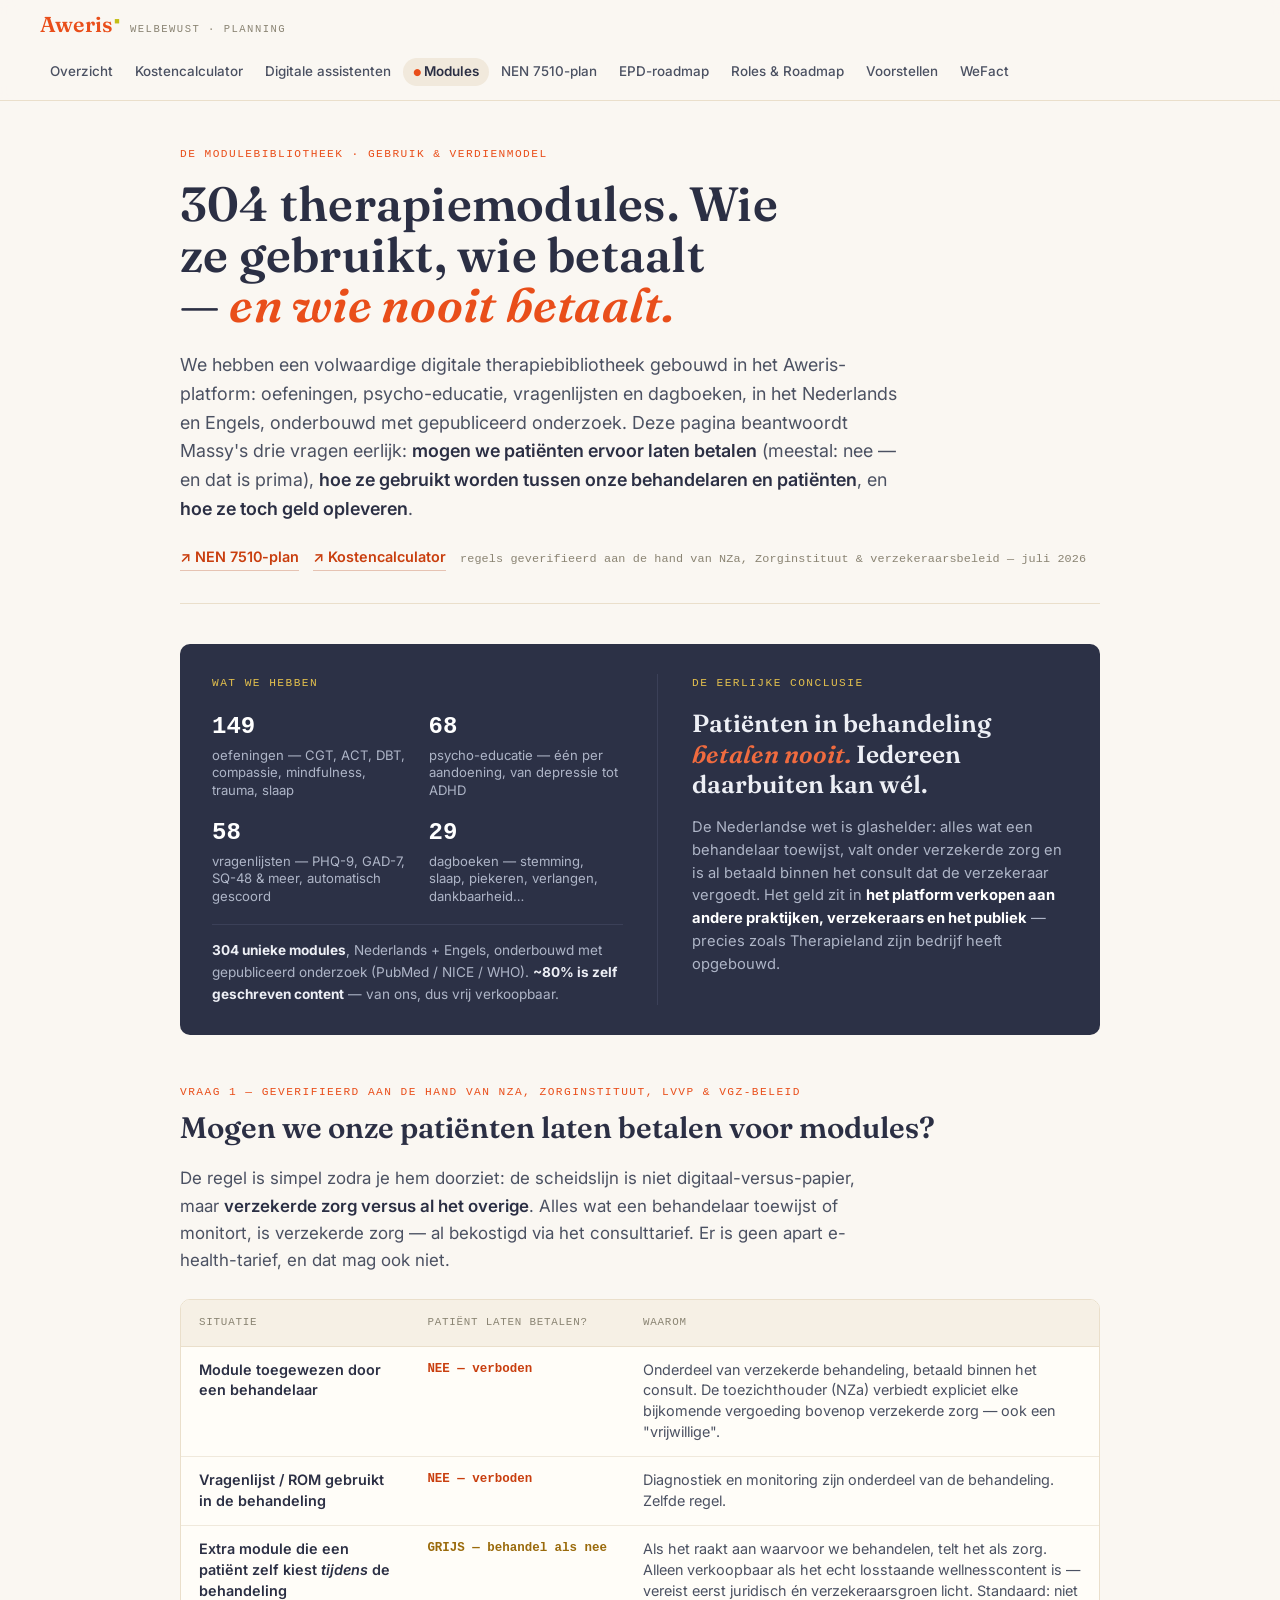
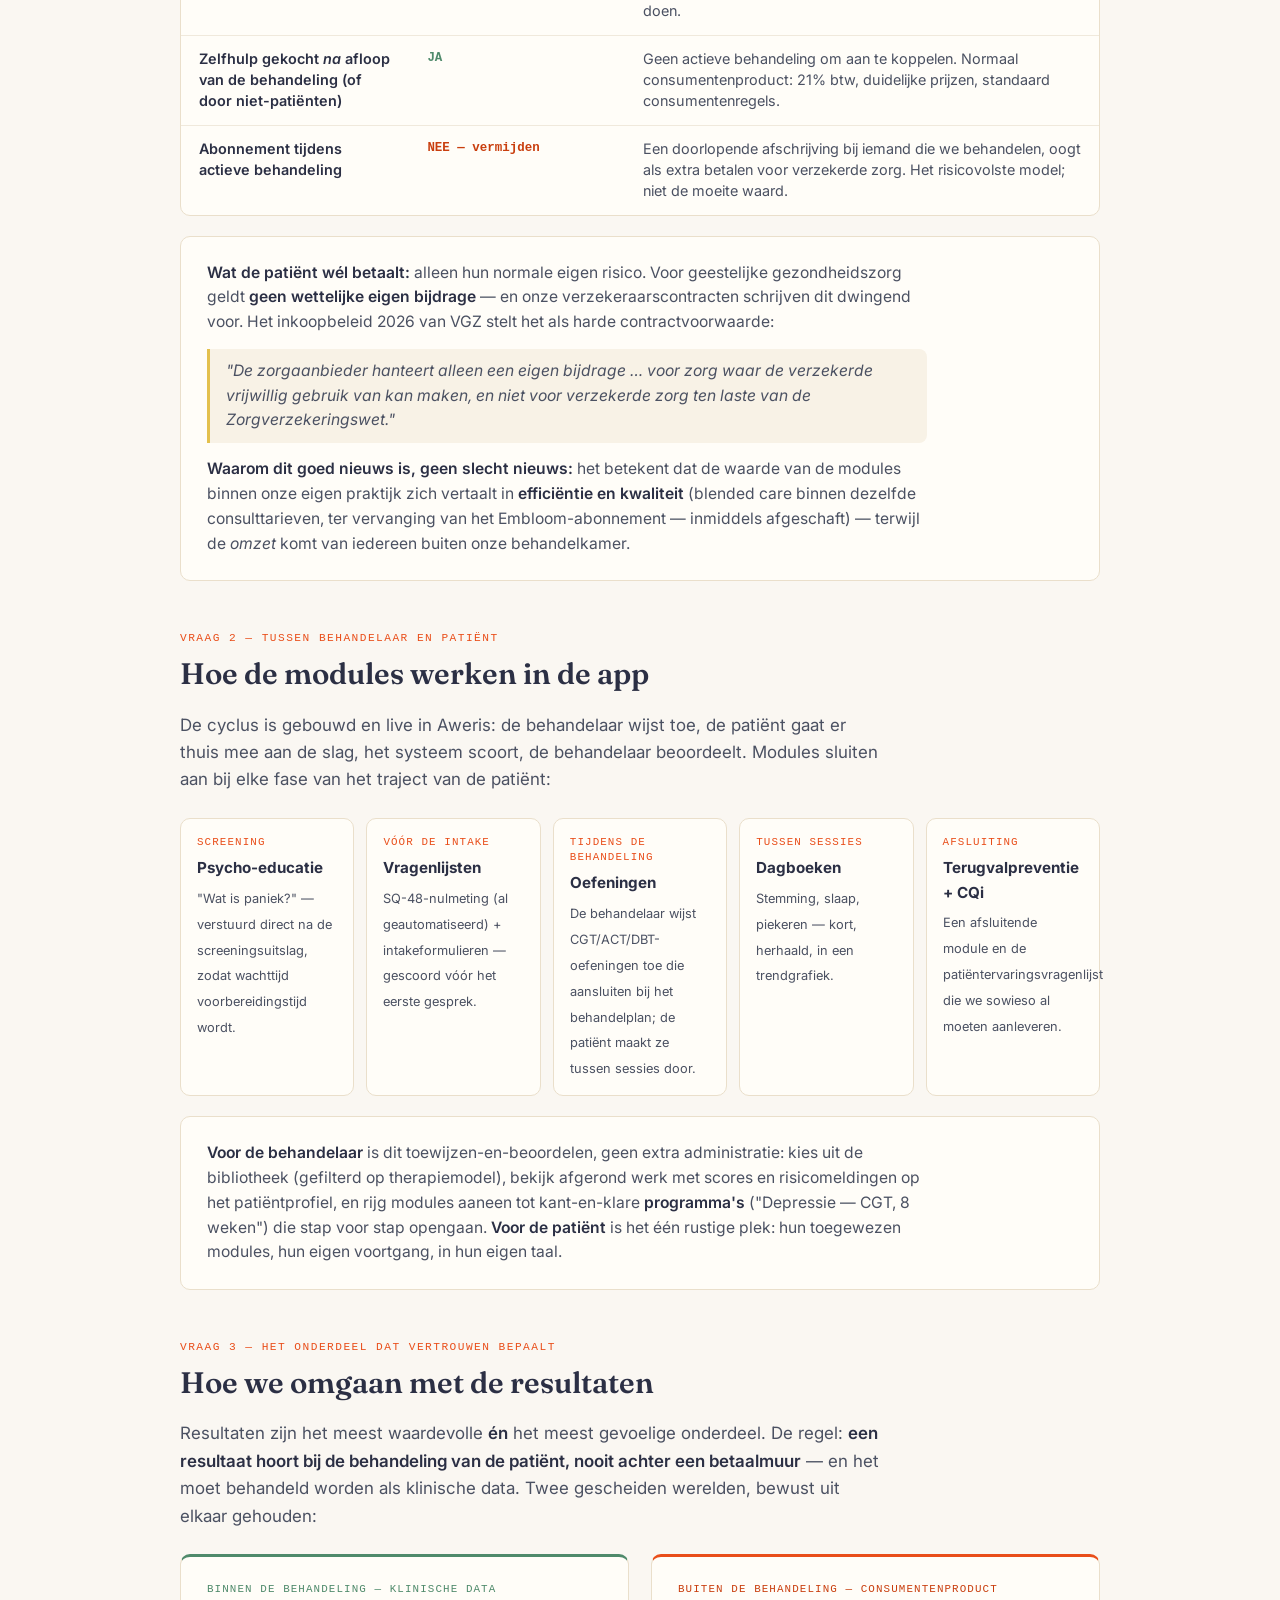
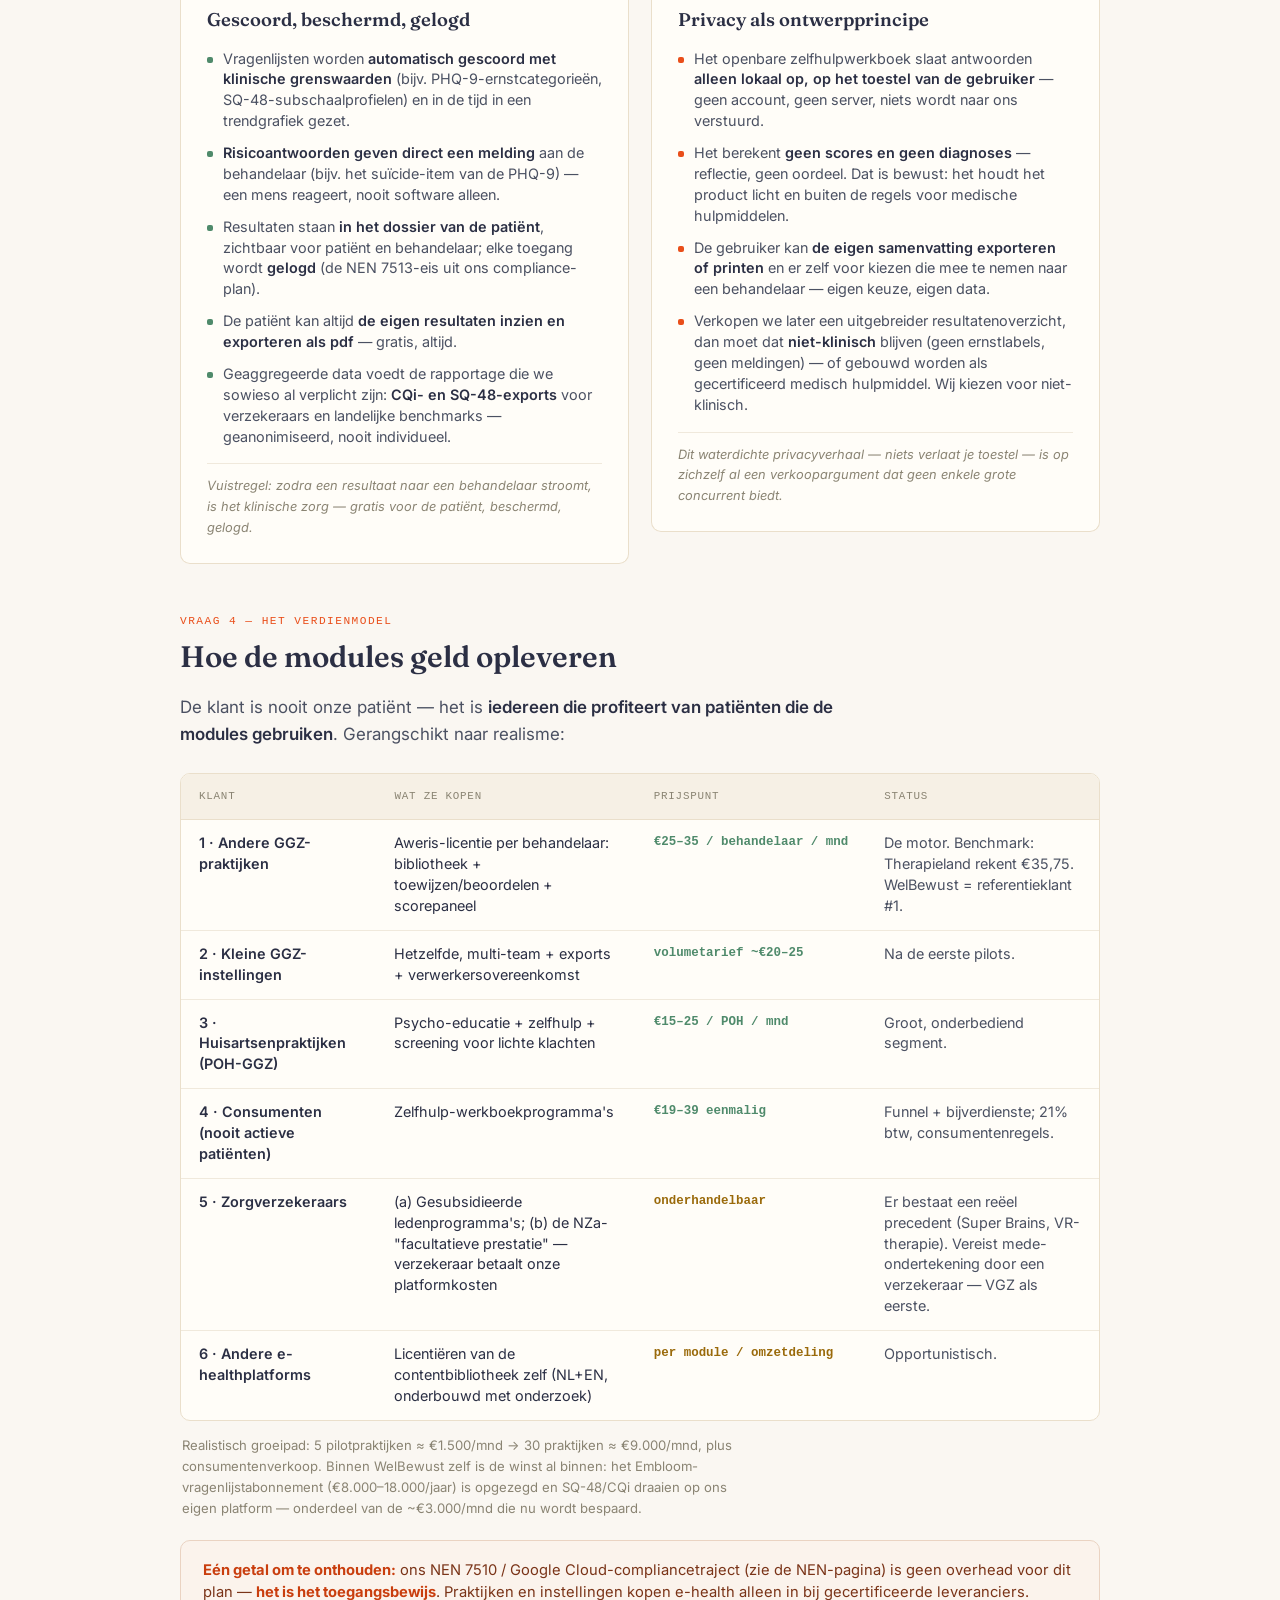
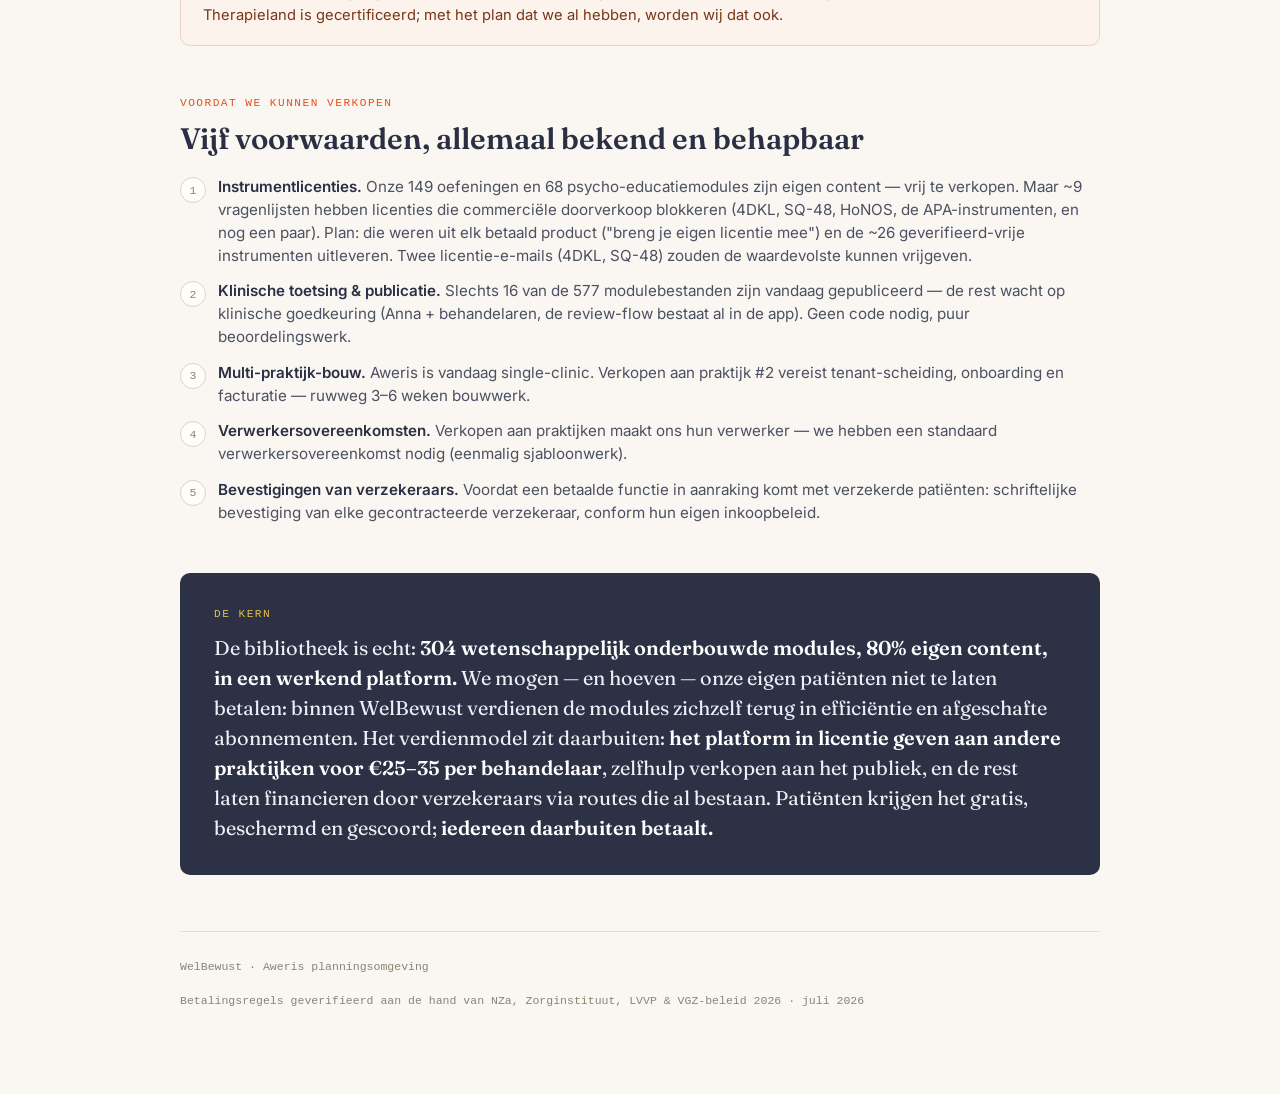
<file: modules.html>
<!DOCTYPE html>
<html lang="nl">
<head>
<meta charset="utf-8">
<meta name="viewport" content="width=device-width, initial-scale=1">
<title>Modulebibliotheek — WelBewust × Aweris</title>
<link rel="stylesheet" href="aweris.css">
<style>
  *{box-sizing:border-box}
  body{margin:0;background:var(--aw-paper);color:var(--aw-ink);font-family:var(--aw-font-body);line-height:1.62;-webkit-font-smoothing:antialiased}
  .doc{max-width:1000px;margin:0 auto;padding:44px clamp(18px,4vw,40px) 40px}
  .mono-dim{font-family:var(--aw-font-mono);font-size:.82em;color:var(--aw-muted);letter-spacing:.01em}
  em{font-style:italic}

  .mast{border-bottom:1px solid var(--aw-line);padding-bottom:32px;margin-bottom:40px}
  .mast h1{font-family:var(--aw-font-display);font-weight:600;font-size:clamp(2rem,4.8vw,3rem);line-height:1.06;letter-spacing:.005em;text-wrap:balance;margin:16px 0 20px;max-width:22ch}
  .mast h1 em{font-style:italic;color:var(--aw-orange)}
  .dek{font-size:1.12rem;line-height:1.6;max-width:66ch;color:var(--aw-ink-soft);margin:0 0 22px}
  .dek b{color:var(--aw-ink);font-weight:600}
  .backlink{font-size:.9rem;margin:0;display:flex;gap:14px;flex-wrap:wrap;align-items:baseline}
  .backlink a{color:var(--aw-orange-dark);text-decoration:none;font-weight:600;border-bottom:1px solid #e6c3b3;padding-bottom:1px}
  .backlink a:hover{border-bottom-color:var(--aw-orange-dark)}

  .panel{background:var(--aw-blue-dark);border-radius:var(--aw-radius);padding:30px 32px;margin-bottom:48px;color:#EDEFF5}
  .panel-grid{display:grid;grid-template-columns:1fr 1fr;gap:34px}
  .panel-label{font-family:var(--aw-font-mono);text-transform:uppercase;letter-spacing:.13em;font-size:.7rem;color:var(--aw-gold);margin:0 0 16px}
  .libstats{display:grid;grid-template-columns:1fr 1fr;gap:14px 22px;margin:0}
  .libstat b{display:block;font-family:var(--aw-font-mono);font-size:1.5rem;font-weight:600;color:#fff;font-variant-numeric:tabular-nums}
  .libstat span{font-size:.82rem;color:#AEB5C7;line-height:1.35;display:block}
  .panel-foot{margin:18px 0 0;font-size:.85rem;color:#AEB5C7;border-top:1px solid #3B4058;padding-top:14px}
  .panel-foot b{color:#EDEFF5}
  .verdict{border-left:1px solid #3B4058;padding-left:34px}
  .verdict-big{font-family:var(--aw-font-display);font-size:1.55rem;line-height:1.24;margin:0 0 16px;font-weight:600}
  .verdict-big .hl{color:var(--aw-orange-light);font-style:italic}
  .verdict-sub{font-size:.92rem;line-height:1.55;color:#AEB5C7;margin:0}
  .verdict-sub b{color:#fff}

  .block{margin-bottom:48px}
  .kicker{font-family:var(--aw-font-mono);text-transform:uppercase;letter-spacing:.13em;font-size:.7rem;color:var(--aw-orange);margin:0 0 10px}
  h2{font-family:var(--aw-font-display);font-weight:600;font-size:clamp(1.4rem,3vw,1.85rem);line-height:1.15;margin:0 0 20px;text-wrap:balance}
  .lead{font-size:1.06rem;color:var(--aw-ink-soft);max-width:64ch;margin:0 0 24px}
  .lead em{color:var(--aw-ink);font-style:normal;font-weight:600}

  .table-wrap{overflow-x:auto;border:1px solid var(--aw-line);border-radius:var(--aw-radius);background:var(--aw-card)}
  table{border-collapse:collapse;width:100%;min-width:640px;font-size:.9rem}
  thead th{text-align:left;font-family:var(--aw-font-mono);text-transform:uppercase;letter-spacing:.07em;font-size:.68rem;color:var(--aw-muted);font-weight:400;padding:14px 18px;border-bottom:1px solid var(--aw-line);background:#F6F0E5}
  tbody td{padding:13px 18px;border-bottom:1px solid #F0E9DC;vertical-align:top;line-height:1.45}
  tbody tr:last-child td{border-bottom:none}
  td:first-child{font-weight:600;color:var(--aw-ink)}
  td:last-child{color:var(--aw-ink-soft)}
  .yes{font-family:var(--aw-font-mono);font-size:.78rem;font-weight:600;color:var(--aw-green);white-space:nowrap}
  .no{font-family:var(--aw-font-mono);font-size:.78rem;font-weight:600;color:var(--aw-orange-dark);white-space:nowrap}
  .grey{font-family:var(--aw-font-mono);font-size:.78rem;font-weight:600;color:var(--aw-gold-ink);white-space:nowrap}
  .foot-note{font-size:.82rem;color:var(--aw-muted);margin:14px 2px 0;max-width:72ch}

  .callout{background:var(--aw-card);border:1px solid var(--aw-line);border-radius:var(--aw-radius);padding:24px 26px;margin-top:20px}
  .callout p{margin:0;font-size:.98rem;line-height:1.58;color:var(--aw-ink-soft);max-width:72ch}
  .callout p b{color:var(--aw-ink);font-weight:600}
  .callout p + p{margin-top:14px}
  .quote{border-left:3px solid var(--aw-gold);padding:10px 16px;background:#F8F2E6;border-radius:0 var(--aw-radius-sm) var(--aw-radius-sm) 0;font-style:italic;color:var(--aw-ink-soft);font-size:.9rem;margin:14px 0 0}

  .flow{display:grid;grid-template-columns:repeat(auto-fit,minmax(170px,1fr));gap:12px;margin-top:8px}
  .flow-step{background:var(--aw-card);border:1px solid var(--aw-line);border-radius:var(--aw-radius);padding:16px 16px 14px;position:relative}
  .flow-step .n{font-family:var(--aw-font-mono);font-size:.68rem;letter-spacing:.1em;color:var(--aw-orange);text-transform:uppercase;display:block;margin-bottom:6px}
  .flow-step b{display:block;font-size:.95rem;margin-bottom:4px;color:var(--aw-ink)}
  .flow-step span{font-size:.8rem;color:var(--aw-ink-soft);line-height:1.4}

  .split{display:grid;grid-template-columns:1fr 1fr;gap:22px;align-items:start;margin-top:6px}
  .half{background:var(--aw-card);border:1px solid var(--aw-line);border-radius:var(--aw-radius);padding:24px 26px;border-top:3px solid var(--aw-line)}
  .half.free{border-top-color:var(--aw-green)}
  .half.paid{border-top-color:var(--aw-orange)}
  .half-head{margin:0 0 6px;font-family:var(--aw-font-mono);text-transform:uppercase;letter-spacing:.1em;font-size:.68rem}
  .half.free .half-head{color:var(--aw-green)}
  .half.paid .half-head{color:var(--aw-orange-dark)}
  .half h3{font-family:var(--aw-font-display);font-size:1.15rem;font-weight:600;margin:0 0 14px}
  .half ul{list-style:none;margin:0;padding:0;display:flex;flex-direction:column;gap:11px}
  .half li{font-size:.9rem;line-height:1.45;padding-left:16px;position:relative;color:var(--aw-ink-soft)}
  .half li::before{content:"";position:absolute;left:0;top:8px;width:6px;height:6px;border-radius:2px}
  .half.free li::before{background:var(--aw-green)}
  .half.paid li::before{background:var(--aw-orange)}
  .half li b{color:var(--aw-ink);font-weight:600}
  .half .note{font-size:.8rem;color:var(--aw-muted);font-style:italic;margin:16px 0 0;padding-top:12px;border-top:1px solid #F0E9DC}

  .money-note{background:#FBF3EC;border:1px solid #EAD3C2;border-radius:var(--aw-radius);padding:18px 22px;margin-top:20px;font-size:.92rem;color:#7A3418;line-height:1.55}
  .money-note b{color:var(--aw-orange-dark)}

  .gates{margin:0;padding-left:0;list-style:none;counter-reset:g;display:flex;flex-direction:column;gap:13px}
  .gates li{position:relative;padding-left:38px;font-size:.95rem;line-height:1.5;color:var(--aw-ink-soft);counter-increment:g}
  .gates li::before{content:counter(g);position:absolute;left:0;top:1px;width:24px;height:24px;border:1px solid var(--aw-line-strong);border-radius:50%;font-family:var(--aw-font-mono);font-size:.72rem;display:flex;align-items:center;justify-content:center;color:var(--aw-muted);background:var(--aw-card)}
  .gates li b{color:var(--aw-ink);font-weight:600}

  .bottomline{background:var(--aw-blue-dark);border-radius:var(--aw-radius);padding:32px 34px;margin-bottom:8px}
  .bottomline .kicker{color:var(--aw-gold)}
  .bottomline p:not(.kicker){font-family:var(--aw-font-display);font-size:1.25rem;line-height:1.5;color:#EDEFF5;margin:0;max-width:66ch}
  .bottomline b{color:#fff;font-weight:600}

  @media (max-width:720px){
    .panel-grid,.split{grid-template-columns:1fr;gap:24px}
    .verdict{border-left:none;border-top:1px solid #3B4058;padding-left:0;padding-top:24px}
  }
</style>
</head>
<body>

<nav class="aw-nav">
  <a class="aw-brand" href="overview.html"><span class="aw-wordmark">Aweris</span><small>WelBewust &middot; planning</small></a>
  <div class="aw-nav-links">
    <a href="overview.html">Overzicht</a>
    <a href="index.html">Kostencalculator</a>
    <a href="assistenten.html">Digitale assistenten</a>
    <a href="modules.html" aria-current="page">Modules</a>
    <a href="compliance.html">NEN 7510-plan</a>
    <a href="epd-roadmap.html">EPD-roadmap</a>
    <a href="roles-and-roadmap.html">Roles &amp; Roadmap</a>
    <a href="proposals.html">Voorstellen</a>
    <a href="wefact.html">WeFact</a>
  </div>
</nav>

<article class="doc">

  <header class="mast">
    <p class="kicker">De modulebibliotheek &middot; gebruik &amp; verdienmodel</p>
    <h1>304 therapiemodules. Wie ze gebruikt, wie betaalt — <em>en wie nooit betaalt.</em></h1>
    <p class="dek">We hebben een volwaardige digitale therapiebibliotheek gebouwd in het Aweris-platform: oefeningen, psycho-educatie, vragenlijsten en dagboeken, in het Nederlands en Engels, onderbouwd met gepubliceerd onderzoek. Deze pagina beantwoordt Massy's drie vragen eerlijk: <b>mogen we patiënten ervoor laten betalen</b> (meestal: nee — en dat is prima), <b>hoe ze gebruikt worden tussen onze behandelaren en patiënten</b>, en <b>hoe ze toch geld opleveren</b>.</p>
    <p class="backlink">
      <a href="compliance.html">↗ NEN 7510-plan</a>
      <a href="index.html">↗ Kostencalculator</a>
      <span class="mono-dim">regels geverifieerd aan de hand van NZa, Zorginstituut &amp; verzekeraarsbeleid — juli 2026</span>
    </p>
  </header>

  <!-- ============ TRUTH PANEL ============ -->
  <section class="panel">
    <div class="panel-grid">
      <div>
        <p class="panel-label">Wat we hebben</p>
        <div class="libstats">
          <div class="libstat"><b>149</b><span>oefeningen — CGT, ACT, DBT, compassie, mindfulness, trauma, slaap</span></div>
          <div class="libstat"><b>68</b><span>psycho-educatie — één per aandoening, van depressie tot ADHD</span></div>
          <div class="libstat"><b>58</b><span>vragenlijsten — PHQ-9, GAD-7, SQ-48 &amp; meer, automatisch gescoord</span></div>
          <div class="libstat"><b>29</b><span>dagboeken — stemming, slaap, piekeren, verlangen, dankbaarheid…</span></div>
        </div>
        <p class="panel-foot"><b>304 unieke modules</b>, Nederlands + Engels, onderbouwd met gepubliceerd onderzoek (PubMed / NICE / WHO). <b>~80% is zelf geschreven content</b> — van ons, dus vrij verkoopbaar.</p>
      </div>
      <div class="verdict">
        <p class="panel-label">De eerlijke conclusie</p>
        <p class="verdict-big">Patiënten in behandeling <span class="hl">betalen nooit.</span> Iedereen daarbuiten kan wél.</p>
        <p class="verdict-sub">De Nederlandse wet is glashelder: alles wat een behandelaar toewijst, valt onder verzekerde zorg en is al betaald binnen het consult dat de verzekeraar vergoedt. Het geld zit in <b>het platform verkopen aan andere praktijken, verzekeraars en het publiek</b> — precies zoals Therapieland zijn bedrijf heeft opgebouwd.</p>
      </div>
    </div>
  </section>

  <!-- ============ CAN WE CHARGE THE PATIENT ============ -->
  <section class="block">
    <p class="kicker">Vraag 1 — geverifieerd aan de hand van NZa, Zorginstituut, LVVP &amp; VGZ-beleid</p>
    <h2>Mogen we onze patiënten laten betalen voor modules?</h2>
    <p class="lead">De regel is simpel zodra je hem doorziet: de scheidslijn is niet digitaal-versus-papier, maar <em>verzekerde zorg versus al het overige</em>. Alles wat een behandelaar toewijst of monitort, is verzekerde zorg — al bekostigd via het consulttarief. Er is geen apart e-health-tarief, en dat mag ook niet.</p>

    <div class="table-wrap">
      <table>
        <thead><tr><th>Situatie</th><th>Patiënt laten betalen?</th><th>Waarom</th></tr></thead>
        <tbody>
          <tr><td>Module toegewezen door een behandelaar</td><td class="no">NEE — verboden</td><td>Onderdeel van verzekerde behandeling, betaald binnen het consult. De toezichthouder (NZa) verbiedt expliciet elke bijkomende vergoeding bovenop verzekerde zorg — ook een "vrijwillige".</td></tr>
          <tr><td>Vragenlijst / ROM gebruikt in de behandeling</td><td class="no">NEE — verboden</td><td>Diagnostiek en monitoring zijn onderdeel van de behandeling. Zelfde regel.</td></tr>
          <tr><td>Extra module die een patiënt zelf kiest <em>tijdens</em> de behandeling</td><td class="grey">GRIJS — behandel als nee</td><td>Als het raakt aan waarvoor we behandelen, telt het als zorg. Alleen verkoopbaar als het echt losstaande wellnesscontent is — vereist eerst juridisch én verzekeraarsgroen licht. Standaard: niet doen.</td></tr>
          <tr><td>Zelfhulp gekocht <em>na</em> afloop van de behandeling (of door niet-patiënten)</td><td class="yes">JA</td><td>Geen actieve behandeling om aan te koppelen. Normaal consumentenproduct: 21% btw, duidelijke prijzen, standaard consumentenregels.</td></tr>
          <tr><td>Abonnement tijdens actieve behandeling</td><td class="no">NEE — vermijden</td><td>Een doorlopende afschrijving bij iemand die we behandelen, oogt als extra betalen voor verzekerde zorg. Het risicovolste model; niet de moeite waard.</td></tr>
        </tbody>
      </table>
    </div>

    <div class="callout">
      <p><b>Wat de patiënt wél betaalt:</b> alleen hun normale eigen risico. Voor geestelijke gezondheidszorg geldt <b>geen wettelijke eigen bijdrage</b> — en onze verzekeraarscontracten schrijven dit dwingend voor. Het inkoopbeleid 2026 van VGZ stelt het als harde contractvoorwaarde:</p>
      <p class="quote">"De zorgaanbieder hanteert alleen een eigen bijdrage &hellip; voor zorg waar de verzekerde vrijwillig gebruik van kan maken, en niet voor verzekerde zorg ten laste van de Zorgverzekeringswet."</p>
      <p><b>Waarom dit goed nieuws is, geen slecht nieuws:</b> het betekent dat de waarde van de modules binnen onze eigen praktijk zich vertaalt in <b>efficiëntie en kwaliteit</b> (blended care binnen dezelfde consulttarieven, ter vervanging van het Embloom-abonnement — inmiddels afgeschaft) — terwijl de <em>omzet</em> komt van iedereen buiten onze behandelkamer.</p>
    </div>
  </section>

  <!-- ============ HOW THEY'RE USED ============ -->
  <section class="block">
    <p class="kicker">Vraag 2 — tussen behandelaar en patiënt</p>
    <h2>Hoe de modules werken in de app</h2>
    <p class="lead">De cyclus is gebouwd en live in Aweris: de behandelaar wijst toe, de patiënt gaat er thuis mee aan de slag, het systeem scoort, de behandelaar beoordeelt. Modules sluiten aan bij elke fase van het traject van de patiënt:</p>

    <div class="flow">
      <div class="flow-step"><span class="n">Screening</span><b>Psycho-educatie</b><span>"Wat is paniek?" — verstuurd direct na de screeningsuitslag, zodat wachttijd voorbereidingstijd wordt.</span></div>
      <div class="flow-step"><span class="n">Vóór de intake</span><b>Vragenlijsten</b><span>SQ-48-nulmeting (al geautomatiseerd) + intakeformulieren — gescoord vóór het eerste gesprek.</span></div>
      <div class="flow-step"><span class="n">Tijdens de behandeling</span><b>Oefeningen</b><span>De behandelaar wijst CGT/ACT/DBT-oefeningen toe die aansluiten bij het behandelplan; de patiënt maakt ze tussen sessies door.</span></div>
      <div class="flow-step"><span class="n">Tussen sessies</span><b>Dagboeken</b><span>Stemming, slaap, piekeren — kort, herhaald, in een trendgrafiek.</span></div>
      <div class="flow-step"><span class="n">Afsluiting</span><b>Terugvalpreventie + CQi</b><span>Een afsluitende module en de patiëntervaringsvragenlijst die we sowieso al moeten aanleveren.</span></div>
    </div>

    <div class="callout">
      <p><b>Voor de behandelaar</b> is dit toewijzen-en-beoordelen, geen extra administratie: kies uit de bibliotheek (gefilterd op therapiemodel), bekijk afgerond werk met scores en risicomeldingen op het patiëntprofiel, en rijg modules aaneen tot kant-en-klare <b>programma's</b> ("Depressie — CGT, 8 weken") die stap voor stap opengaan. <b>Voor de patiënt</b> is het één rustige plek: hun toegewezen modules, hun eigen voortgang, in hun eigen taal.</p>
    </div>
  </section>

  <!-- ============ RESULTS ============ -->
  <section class="block">
    <p class="kicker">Vraag 3 — het onderdeel dat vertrouwen bepaalt</p>
    <h2>Hoe we omgaan met de resultaten</h2>
    <p class="lead">Resultaten zijn het meest waardevolle <em>én</em> het meest gevoelige onderdeel. De regel: <em>een resultaat hoort bij de behandeling van de patiënt, nooit achter een betaalmuur</em> — en het moet behandeld worden als klinische data. Twee gescheiden werelden, bewust uit elkaar gehouden:</p>

    <div class="split">
      <div class="half free">
        <p class="half-head">Binnen de behandeling — klinische data</p>
        <h3>Gescoord, beschermd, gelogd</h3>
        <ul>
          <li>Vragenlijsten worden <b>automatisch gescoord met klinische grenswaarden</b> (bijv. PHQ-9-ernstcategorieën, SQ-48-subschaalprofielen) en in de tijd in een trendgrafiek gezet.</li>
          <li><b>Risicoantwoorden geven direct een melding</b> aan de behandelaar (bijv. het suïcide-item van de PHQ-9) — een mens reageert, nooit software alleen.</li>
          <li>Resultaten staan <b>in het dossier van de patiënt</b>, zichtbaar voor patiënt en behandelaar; elke toegang wordt <b>gelogd</b> (de NEN 7513-eis uit ons compliance-plan).</li>
          <li>De patiënt kan altijd <b>de eigen resultaten inzien en exporteren als pdf</b> — gratis, altijd.</li>
          <li>Geaggregeerde data voedt de rapportage die we sowieso al verplicht zijn: <b>CQi- en SQ-48-exports</b> voor verzekeraars en landelijke benchmarks — geanonimiseerd, nooit individueel.</li>
        </ul>
        <p class="note">Vuistregel: zodra een resultaat naar een behandelaar stroomt, is het klinische zorg — gratis voor de patiënt, beschermd, gelogd.</p>
      </div>
      <div class="half paid">
        <p class="half-head">Buiten de behandeling — consumentenproduct</p>
        <h3>Privacy als ontwerpprincipe</h3>
        <ul>
          <li>Het openbare zelfhulpwerkboek slaat antwoorden <b>alleen lokaal op, op het toestel van de gebruiker</b> — geen account, geen server, niets wordt naar ons verstuurd.</li>
          <li>Het berekent <b>geen scores en geen diagnoses</b> — reflectie, geen oordeel. Dat is bewust: het houdt het product licht en buiten de regels voor medische hulpmiddelen.</li>
          <li>De gebruiker kan <b>de eigen samenvatting exporteren of printen</b> en er zelf voor kiezen die mee te nemen naar een behandelaar — eigen keuze, eigen data.</li>
          <li>Verkopen we later een uitgebreider resultatenoverzicht, dan moet dat <b>niet-klinisch</b> blijven (geen ernstlabels, geen meldingen) — of gebouwd worden als gecertificeerd medisch hulpmiddel. Wij kiezen voor niet-klinisch.</li>
        </ul>
        <p class="note">Dit waterdichte privacyverhaal — niets verlaat je toestel — is op zichzelf al een verkoopargument dat geen enkele grote concurrent biedt.</p>
      </div>
    </div>
  </section>

  <!-- ============ HOW WE MAKE MONEY ============ -->
  <section class="block">
    <p class="kicker">Vraag 4 — het verdienmodel</p>
    <h2>Hoe de modules geld opleveren</h2>
    <p class="lead">De klant is nooit onze patiënt — het is <em>iedereen die profiteert van patiënten die de modules gebruiken</em>. Gerangschikt naar realisme:</p>

    <div class="table-wrap">
      <table>
        <thead><tr><th>Klant</th><th>Wat ze kopen</th><th>Prijspunt</th><th>Status</th></tr></thead>
        <tbody>
          <tr><td>1 &middot; Andere GGZ-praktijken</td><td>Aweris-licentie per behandelaar: bibliotheek + toewijzen/beoordelen + scorepaneel</td><td class="yes">€25–35 / behandelaar / mnd</td><td>De motor. Benchmark: Therapieland rekent €35,75. WelBewust = referentieklant #1.</td></tr>
          <tr><td>2 &middot; Kleine GGZ-instellingen</td><td>Hetzelfde, multi-team + exports + verwerkersovereenkomst</td><td class="yes">volumetarief ~€20–25</td><td>Na de eerste pilots.</td></tr>
          <tr><td>3 &middot; Huisartsenpraktijken (POH-GGZ)</td><td>Psycho-educatie + zelfhulp + screening voor lichte klachten</td><td class="yes">€15–25 / POH / mnd</td><td>Groot, onderbediend segment.</td></tr>
          <tr><td>4 &middot; Consumenten (nooit actieve patiënten)</td><td>Zelfhulp-werkboekprogramma's</td><td class="yes">€19–39 eenmalig</td><td>Funnel + bijverdienste; 21% btw, consumentenregels.</td></tr>
          <tr><td>5 &middot; Zorgverzekeraars</td><td>(a) Gesubsidieerde ledenprogramma's; (b) de NZa-"facultatieve prestatie" — verzekeraar betaalt onze platformkosten</td><td class="grey">onderhandelbaar</td><td>Er bestaat een reëel precedent (Super Brains, VR-therapie). Vereist mede-ondertekening door een verzekeraar — VGZ als eerste.</td></tr>
          <tr><td>6 &middot; Andere e-healthplatforms</td><td>Licentiëren van de contentbibliotheek zelf (NL+EN, onderbouwd met onderzoek)</td><td class="grey">per module / omzetdeling</td><td>Opportunistisch.</td></tr>
        </tbody>
      </table>
    </div>

    <p class="foot-note">Realistisch groeipad: 5 pilotpraktijken ≈ €1.500/mnd → 30 praktijken ≈ €9.000/mnd, plus consumentenverkoop. Binnen WelBewust zelf is de winst al binnen: het Embloom-vragenlijstabonnement (€8.000–18.000/jaar) is opgezegd en SQ-48/CQi draaien op ons eigen platform — onderdeel van de ~€3.000/mnd die nu wordt bespaard.</p>

    <div class="money-note"><b>Eén getal om te onthouden:</b> ons NEN 7510 / Google Cloud-compliancetraject (zie de NEN-pagina) is geen overhead voor dit plan — <b>het is het toegangsbewijs</b>. Praktijken en instellingen kopen e-health alleen in bij gecertificeerde leveranciers. Therapieland is gecertificeerd; met het plan dat we al hebben, worden wij dat ook.</div>
  </section>

  <!-- ============ GATES ============ -->
  <section class="block">
    <p class="kicker">Voordat we kunnen verkopen</p>
    <h2>Vijf voorwaarden, allemaal bekend en behapbaar</h2>
    <ol class="gates">
      <li><b>Instrumentlicenties.</b> Onze 149 oefeningen en 68 psycho-educatiemodules zijn eigen content — vrij te verkopen. Maar ~9 vragenlijsten hebben licenties die commerciële doorverkoop blokkeren (4DKL, SQ-48, HoNOS, de APA-instrumenten, en nog een paar). Plan: die weren uit elk betaald product ("breng je eigen licentie mee") en de ~26 geverifieerd-vrije instrumenten uitleveren. Twee licentie-e-mails (4DKL, SQ-48) zouden de waardevolste kunnen vrijgeven.</li>
      <li><b>Klinische toetsing &amp; publicatie.</b> Slechts 16 van de 577 modulebestanden zijn vandaag gepubliceerd — de rest wacht op klinische goedkeuring (Anna + behandelaren, de review-flow bestaat al in de app). Geen code nodig, puur beoordelingswerk.</li>
      <li><b>Multi-praktijk-bouw.</b> Aweris is vandaag single-clinic. Verkopen aan praktijk #2 vereist tenant-scheiding, onboarding en facturatie — ruwweg 3–6 weken bouwwerk.</li>
      <li><b>Verwerkersovereenkomsten.</b> Verkopen aan praktijken maakt ons hun verwerker — we hebben een standaard verwerkersovereenkomst nodig (eenmalig sjabloonwerk).</li>
      <li><b>Bevestigingen van verzekeraars.</b> Voordat een betaalde functie in aanraking komt met verzekerde patiënten: schriftelijke bevestiging van elke gecontracteerde verzekeraar, conform hun eigen inkoopbeleid.</li>
    </ol>
  </section>

  <!-- ============ BOTTOM LINE ============ -->
  <section class="bottomline">
    <p class="kicker">De kern</p>
    <p>De bibliotheek is echt: <b>304 wetenschappelijk onderbouwde modules, 80% eigen content, in een werkend platform.</b> We mogen — en hoeven — onze eigen patiënten niet te laten betalen: binnen WelBewust verdienen de modules zichzelf terug in efficiëntie en afgeschafte abonnementen. Het verdienmodel zit daarbuiten: <b>het platform in licentie geven aan andere praktijken voor €25–35 per behandelaar</b>, zelfhulp verkopen aan het publiek, en de rest laten financieren door verzekeraars via routes die al bestaan. Patiënten krijgen het gratis, beschermd en gescoord; <b>iedereen daarbuiten betaalt.</b></p>
  </section>

  <footer class="aw-footer">
    <span>WelBewust &middot; Aweris planningsomgeving</span>
    <span>Betalingsregels geverifieerd aan de hand van NZa, Zorginstituut, LVVP &amp; VGZ-beleid 2026 &middot; juli 2026</span>
  </footer>

</article>

</body>
</html>
</file>
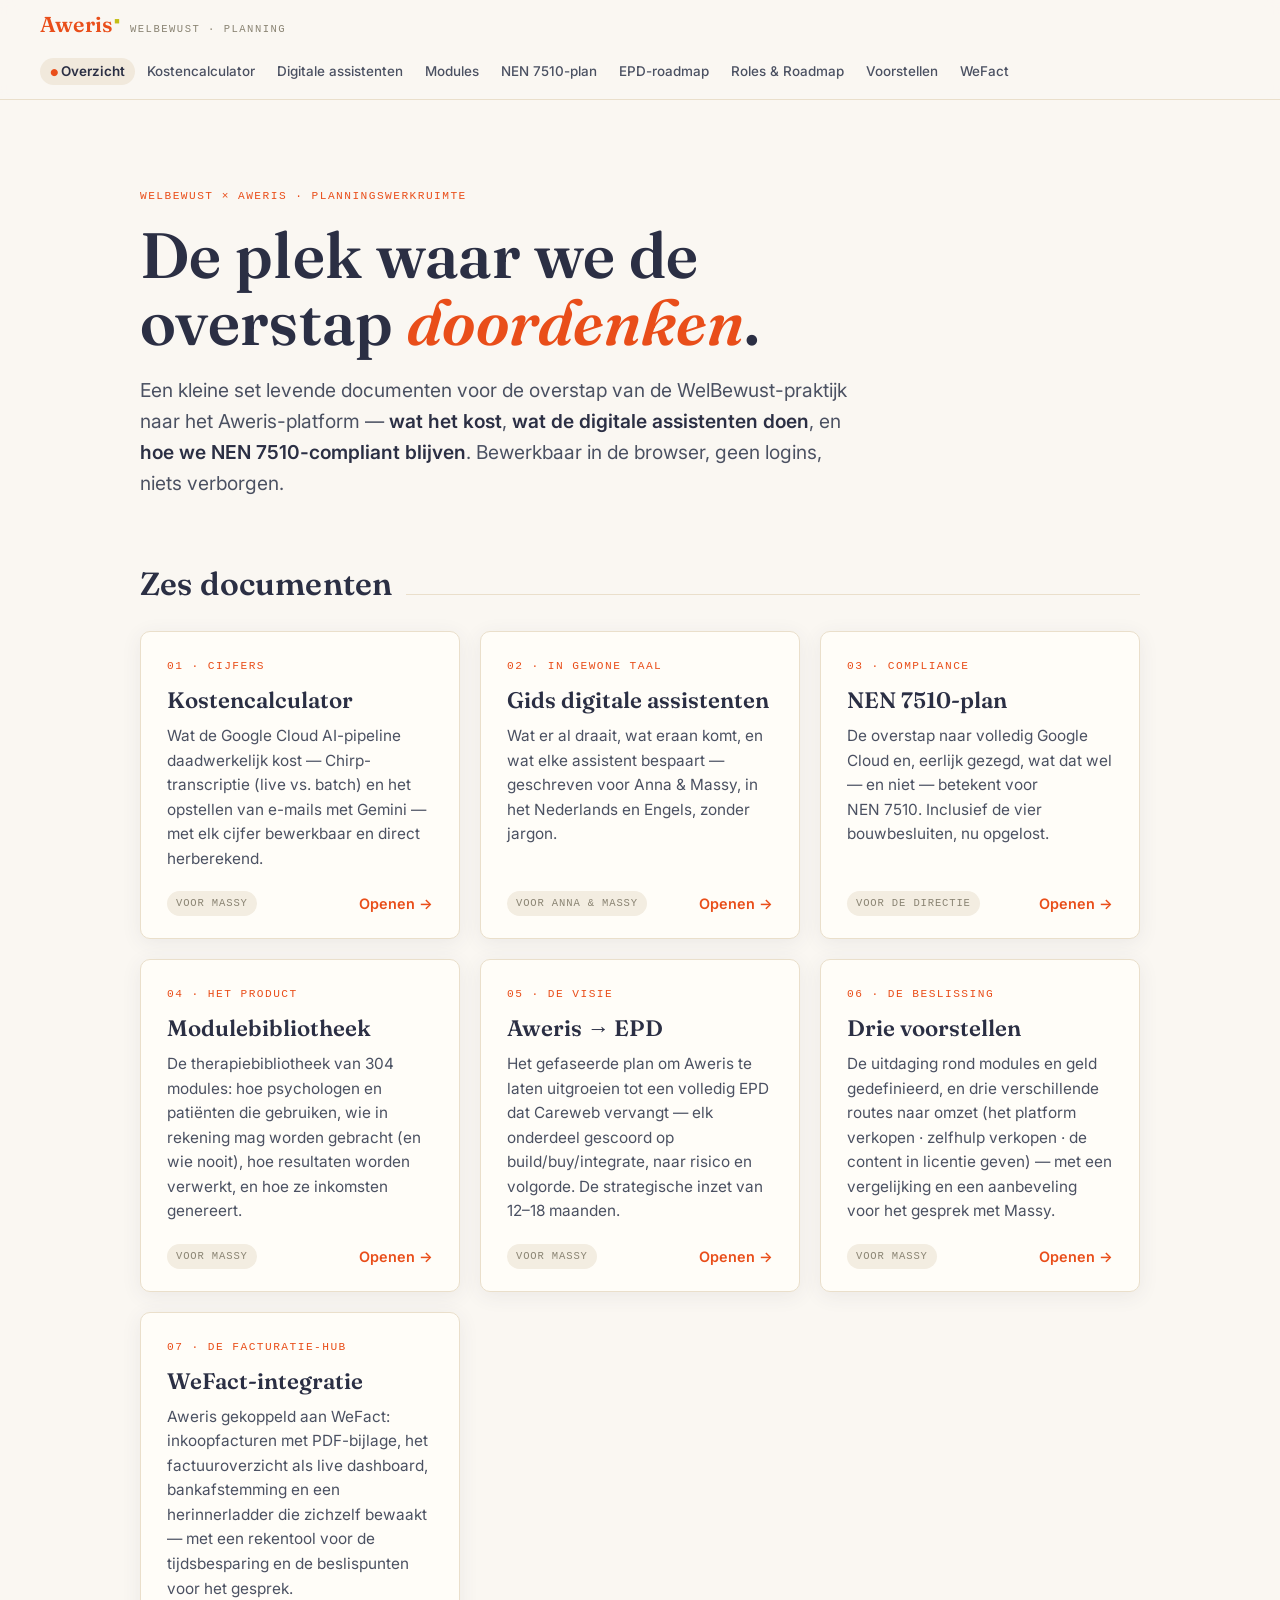
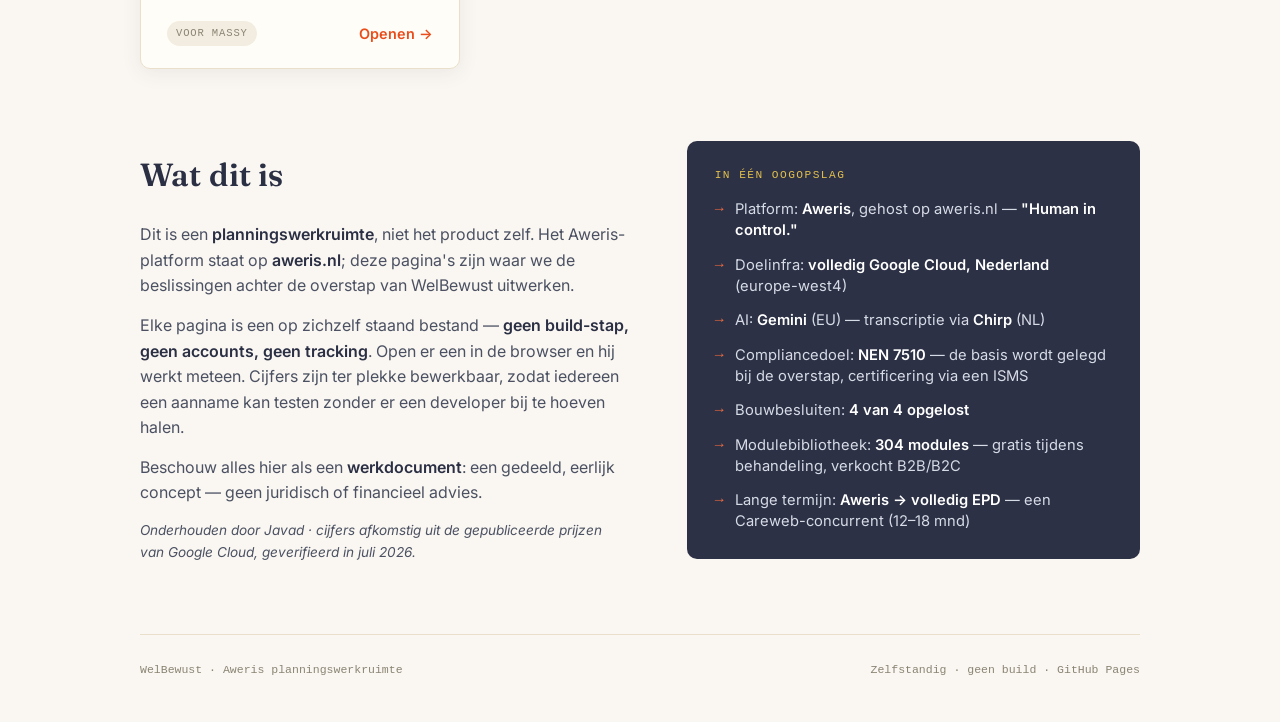
<file: overview.html>
<!DOCTYPE html>
<html lang="nl">
<head>
<meta charset="utf-8">
<meta name="viewport" content="width=device-width, initial-scale=1">
<title>Overzicht — WelBewust × Aweris planning</title>
<link rel="stylesheet" href="aweris.css">
<style>
  *{box-sizing:border-box}
  html{-webkit-text-size-adjust:100%}
  body{margin:0;background:var(--aw-paper);color:var(--aw-ink);font-family:var(--aw-font-body);line-height:1.6;-webkit-font-smoothing:antialiased}

  .ov-hero{padding:clamp(48px,8vw,88px) 0 clamp(32px,5vw,52px)}
  .ov-hero h1{font-family:var(--aw-font-display);font-weight:600;font-size:clamp(2.4rem,6vw,4rem);line-height:1.04;letter-spacing:.005em;margin:16px 0 20px;max-width:16ch;text-wrap:balance}
  .ov-hero h1 em{font-style:italic;color:var(--aw-orange)}
  .ov-lead{font-size:clamp(1.05rem,2.2vw,1.2rem);color:var(--aw-ink-soft);max-width:60ch;margin:0}
  .ov-lead b{color:var(--aw-ink);font-weight:600}

  .ov-sec-head{display:flex;align-items:baseline;gap:14px;margin:8px 0 22px}
  .ov-sec-head h2{font-family:var(--aw-font-display);font-weight:600;font-size:clamp(1.5rem,3.2vw,2rem);margin:0;letter-spacing:.005em}
  .ov-sec-head .rule{flex:1;height:1px;background:var(--aw-line)}

  .ov-cards{display:grid;grid-template-columns:repeat(auto-fit,minmax(280px,1fr));gap:20px}
  .ov-card{display:flex;flex-direction:column;background:var(--aw-card);border:1px solid var(--aw-line);border-radius:var(--aw-radius);padding:26px 26px 22px;text-decoration:none;color:inherit;box-shadow:var(--aw-shadow);transition:transform .18s var(--aw-ease),box-shadow .18s var(--aw-ease),border-color .18s var(--aw-ease)}
  .ov-card:hover{transform:translateY(-3px);box-shadow:0 14px 34px rgba(59,64,88,.13);border-color:var(--aw-line-strong)}
  .ov-card .num{font-family:var(--aw-font-mono);font-size:.7rem;letter-spacing:.13em;text-transform:uppercase;color:var(--aw-orange);font-weight:500}
  .ov-card h3{font-family:var(--aw-font-display);font-weight:600;font-size:1.4rem;margin:12px 0 10px;line-height:1.15}
  .ov-card p{margin:0 0 20px;color:var(--aw-ink-soft);font-size:.96rem;flex:1}
  .ov-card .foot{display:flex;align-items:center;justify-content:space-between;gap:12px}
  .ov-card .aud{font-family:var(--aw-font-mono);font-size:.66rem;letter-spacing:.08em;text-transform:uppercase;color:var(--aw-muted);background:#F3EDE1;padding:4px 9px;border-radius:var(--aw-radius-pill)}
  .ov-card .open{font-weight:600;font-size:.9rem;color:var(--aw-orange);white-space:nowrap}
  .ov-card:hover .open{text-decoration:underline}

  .ov-about{margin-top:clamp(44px,7vw,72px);display:grid;grid-template-columns:1.1fr 1fr;gap:clamp(24px,4vw,48px);align-items:start}
  .ov-about .prose p{color:var(--aw-ink-soft);margin:0 0 14px;max-width:54ch}
  .ov-about .prose p b{color:var(--aw-ink);font-weight:600}
  .ov-facts{background:var(--aw-blue-dark);color:#EDEFF5;border-radius:var(--aw-radius);padding:26px 28px}
  .ov-facts .aw-eyebrow{color:var(--aw-gold)}
  .ov-facts ul{list-style:none;margin:14px 0 0;padding:0;display:flex;flex-direction:column;gap:13px}
  .ov-facts li{display:flex;gap:11px;font-size:.92rem;line-height:1.45;color:#D7DBE6}
  .ov-facts li b{color:#fff;font-weight:600}
  .ov-facts .k{color:var(--aw-orange-light);font-family:var(--aw-font-mono);flex:0 0 auto}

  .ov-note{margin-top:26px;font-size:.85rem;color:var(--aw-muted);font-style:italic}

  @media (max-width:720px){ .ov-about{grid-template-columns:1fr} }
</style>
</head>
<body>

<nav class="aw-nav">
  <a class="aw-brand" href="overview.html"><span class="aw-wordmark">Aweris</span><small>WelBewust · planning</small></a>
  <div class="aw-nav-links">
    <a href="overview.html" aria-current="page">Overzicht</a>
    <a href="index.html">Kostencalculator</a>
    <a href="assistenten.html">Digitale assistenten</a>
    <a href="modules.html">Modules</a>
    <a href="compliance.html">NEN 7510-plan</a>
    <a href="epd-roadmap.html">EPD-roadmap</a>
    <a href="roles-and-roadmap.html">Roles &amp; Roadmap</a>
    <a href="proposals.html">Voorstellen</a>
    <a href="wefact.html">WeFact</a>
  </div>
</nav>

<main class="aw-container">

  <header class="ov-hero">
    <p class="aw-eyebrow">WelBewust × Aweris · planningswerkruimte</p>
    <h1>De plek waar we de overstap <em>doordenken</em>.</h1>
    <p class="ov-lead">Een kleine set levende documenten voor de overstap van de WelBewust-praktijk naar het Aweris-platform — <b>wat het kost</b>, <b>wat de digitale assistenten doen</b>, en <b>hoe we NEN&nbsp;7510-compliant blijven</b>. Bewerkbaar in de browser, geen logins, niets verborgen.</p>
  </header>

  <section>
    <div class="ov-sec-head">
      <h2>Zes documenten</h2>
      <span class="rule"></span>
    </div>
    <div class="ov-cards">

      <a class="ov-card" href="index.html">
        <span class="num">01 · Cijfers</span>
        <h3>Kostencalculator</h3>
        <p>Wat de Google Cloud AI-pipeline daadwerkelijk kost — Chirp-transcriptie (live vs. batch) en het opstellen van e-mails met Gemini — met elk cijfer bewerkbaar en direct herberekend.</p>
        <span class="foot"><span class="aud">Voor Massy</span><span class="open">Openen →</span></span>
      </a>

      <a class="ov-card" href="assistenten.html">
        <span class="num">02 · In gewone taal</span>
        <h3>Gids digitale assistenten</h3>
        <p>Wat er al draait, wat eraan komt, en wat elke assistent bespaart — geschreven voor Anna &amp; Massy, in het Nederlands en Engels, zonder jargon.</p>
        <span class="foot"><span class="aud">Voor Anna &amp; Massy</span><span class="open">Openen →</span></span>
      </a>

      <a class="ov-card" href="compliance.html">
        <span class="num">03 · Compliance</span>
        <h3>NEN 7510-plan</h3>
        <p>De overstap naar volledig Google Cloud en, eerlijk gezegd, wat dat wel — en niet — betekent voor NEN&nbsp;7510. Inclusief de vier bouwbesluiten, nu opgelost.</p>
        <span class="foot"><span class="aud">Voor de directie</span><span class="open">Openen →</span></span>
      </a>

      <a class="ov-card" href="modules.html">
        <span class="num">04 · Het product</span>
        <h3>Modulebibliotheek</h3>
        <p>De therapiebibliotheek van 304 modules: hoe psychologen en patiënten die gebruiken, wie in rekening mag worden gebracht (en wie nooit), hoe resultaten worden verwerkt, en hoe ze inkomsten genereert.</p>
        <span class="foot"><span class="aud">Voor Massy</span><span class="open">Openen →</span></span>
      </a>

      <a class="ov-card" href="epd-roadmap.html">
        <span class="num">05 · De visie</span>
        <h3>Aweris → EPD</h3>
        <p>Het gefaseerde plan om Aweris te laten uitgroeien tot een volledig EPD dat Careweb vervangt — elk onderdeel gescoord op build/buy/integrate, naar risico en volgorde. De strategische inzet van 12–18 maanden.</p>
        <span class="foot"><span class="aud">Voor Massy</span><span class="open">Openen →</span></span>
      </a>

      <a class="ov-card" href="proposals.html">
        <span class="num">06 · De beslissing</span>
        <h3>Drie voorstellen</h3>
        <p>De uitdaging rond modules en geld gedefinieerd, en drie verschillende routes naar omzet (het platform verkopen · zelfhulp verkopen · de content in licentie geven) — met een vergelijking en een aanbeveling voor het gesprek met Massy.</p>
        <span class="foot"><span class="aud">Voor Massy</span><span class="open">Openen →</span></span>
      </a>

      <a class="ov-card" href="wefact.html">
        <span class="num">07 · De facturatie-hub</span>
        <h3>WeFact-integratie</h3>
        <p>Aweris gekoppeld aan WeFact: inkoopfacturen met PDF-bijlage, het factuuroverzicht als live dashboard, bankafstemming en een herinnerladder die zichzelf bewaakt — met een rekentool voor de tijdsbesparing en de beslispunten voor het gesprek.</p>
        <span class="foot"><span class="aud">Voor Massy</span><span class="open">Openen →</span></span>
      </a>

    </div>
  </section>

  <section class="ov-about">
    <div class="prose">
      <div class="ov-sec-head"><h2>Wat dit is</h2></div>
      <p>Dit is een <b>planningswerkruimte</b>, niet het product zelf. Het Aweris-platform staat op <b>aweris.nl</b>; deze pagina's zijn waar we de beslissingen achter de overstap van WelBewust uitwerken.</p>
      <p>Elke pagina is een op zichzelf staand bestand — <b>geen build-stap, geen accounts, geen tracking</b>. Open er een in de browser en hij werkt meteen. Cijfers zijn ter plekke bewerkbaar, zodat iedereen een aanname kan testen zonder er een developer bij te hoeven halen.</p>
      <p>Beschouw alles hier als een <b>werkdocument</b>: een gedeeld, eerlijk concept — geen juridisch of financieel advies.</p>
      <p class="ov-note">Onderhouden door Javad · cijfers afkomstig uit de gepubliceerde prijzen van Google Cloud, geverifieerd in juli 2026.</p>
    </div>

    <aside class="ov-facts">
      <p class="aw-eyebrow">In één oogopslag</p>
      <ul>
        <li><span class="k">→</span><span>Platform: <b>Aweris</b>, gehost op aweris.nl — <b>"Human in control."</b></span></li>
        <li><span class="k">→</span><span>Doelinfra: <b>volledig Google Cloud, Nederland</b> (europe-west4)</span></li>
        <li><span class="k">→</span><span>AI: <b>Gemini</b> (EU) — transcriptie via <b>Chirp</b> (NL)</span></li>
        <li><span class="k">→</span><span>Compliancedoel: <b>NEN 7510</b> — de basis wordt gelegd bij de overstap, certificering via een ISMS</span></li>
        <li><span class="k">→</span><span>Bouwbesluiten: <b>4 van 4 opgelost</b></span></li>
        <li><span class="k">→</span><span>Modulebibliotheek: <b>304 modules</b> — gratis tijdens behandeling, verkocht B2B/B2C</span></li>
        <li><span class="k">→</span><span>Lange termijn: <b>Aweris → volledig EPD</b> — een Careweb-concurrent (12–18 mnd)</span></li>
      </ul>
    </aside>
  </section>

  <footer class="aw-footer">
    <span>WelBewust · Aweris planningswerkruimte</span>
    <span>Zelfstandig · geen build · GitHub Pages</span>
  </footer>

</main>

</body>
</html>
</file>
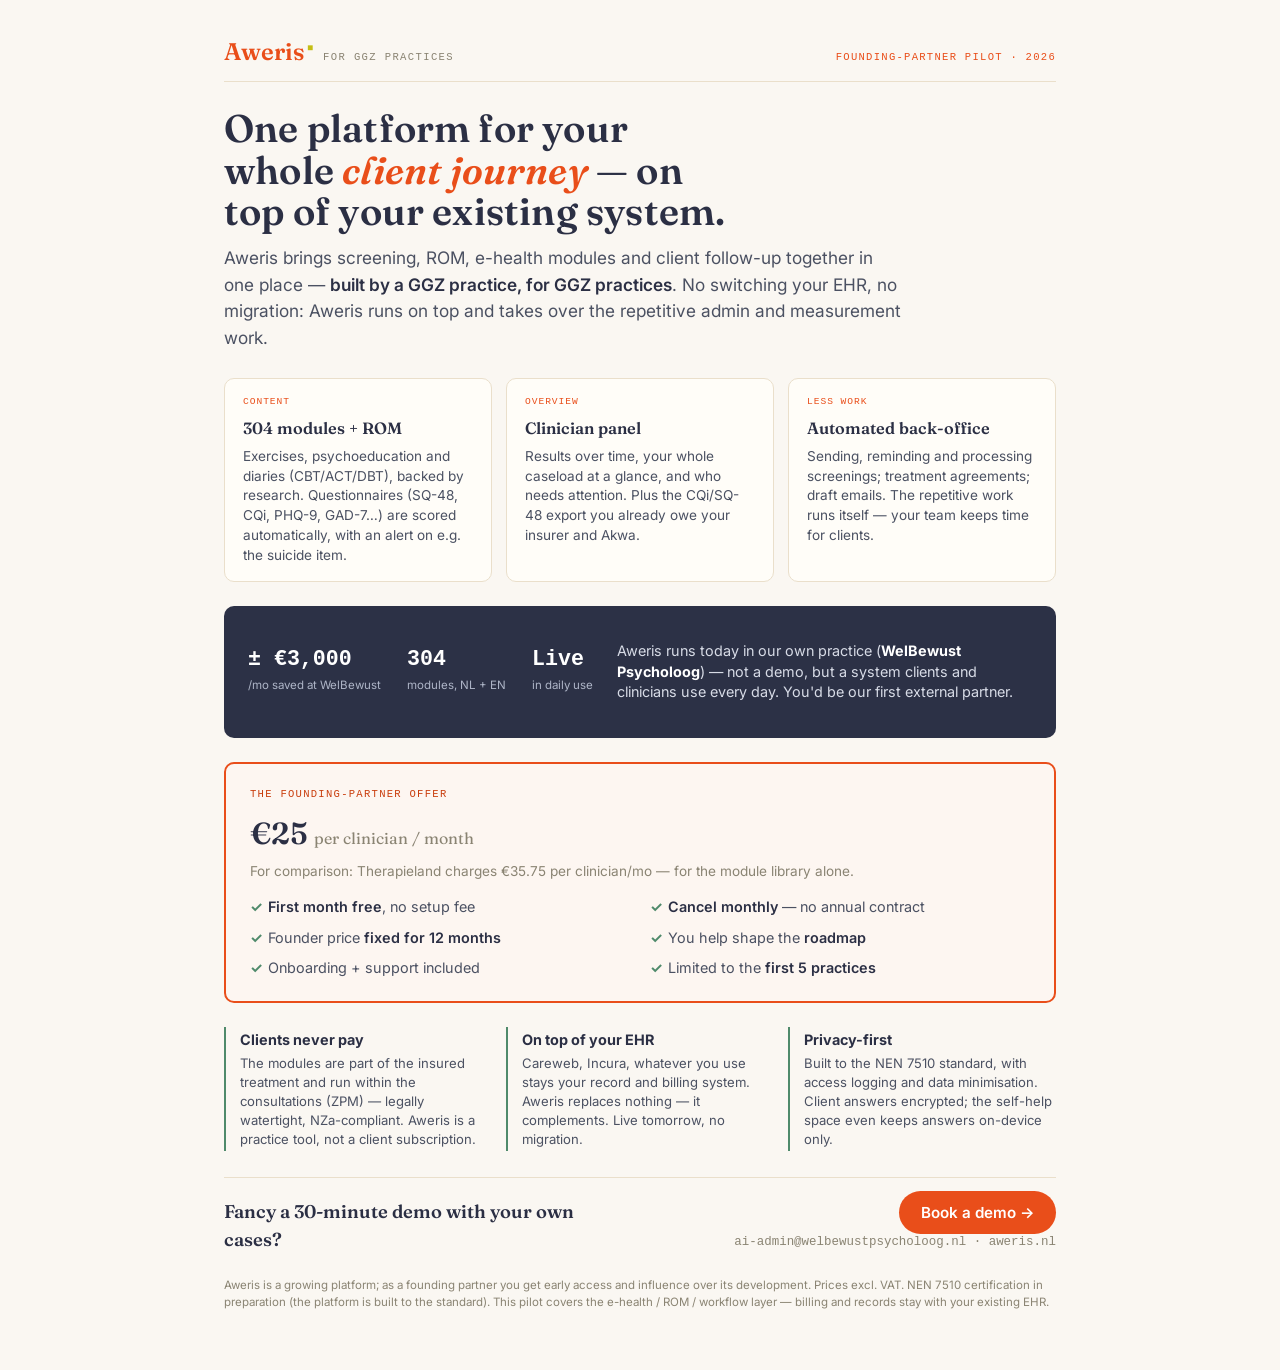
<file: pilot-en.html>
<!DOCTYPE html>
<html lang="en">
<head>
<meta charset="utf-8">
<meta name="viewport" content="width=device-width, initial-scale=1">
<title>Aweris — pilot for your GGZ practice</title>
<link rel="stylesheet" href="aweris.css">
<style>
  *{box-sizing:border-box}
  body{margin:0;background:var(--aw-paper);color:var(--aw-ink);font-family:var(--aw-font-body);line-height:1.55;-webkit-font-smoothing:antialiased}
  .sheet{max-width:920px;margin:0 auto;padding:40px clamp(18px,4vw,44px) 48px}

  .top{display:flex;justify-content:space-between;align-items:baseline;gap:16px;flex-wrap:wrap;border-bottom:1px solid var(--aw-line);padding-bottom:16px;margin-bottom:26px}
  .top .brand{display:flex;align-items:baseline;gap:10px}
  .top .wordmark{font-family:var(--aw-font-display);font-weight:600;font-size:1.5rem;color:var(--aw-orange);line-height:1}
  .top .wordmark::after{content:"■";font-size:.42em;color:var(--aw-yellow-dark);margin-left:2px;vertical-align:super}
  .top small{font-family:var(--aw-font-mono);font-size:.66rem;letter-spacing:.13em;text-transform:uppercase;color:var(--aw-muted)}
  .top .eyebrow{font-family:var(--aw-font-mono);font-size:.66rem;letter-spacing:.12em;text-transform:uppercase;color:var(--aw-orange)}

  h1{font-family:var(--aw-font-display);font-weight:600;font-size:clamp(1.7rem,4vw,2.4rem);line-height:1.08;letter-spacing:.005em;margin:0 0 12px;max-width:20ch;text-wrap:balance}
  h1 em{font-style:italic;color:var(--aw-orange)}
  .lead{font-size:1.08rem;color:var(--aw-ink-soft);max-width:62ch;margin:0 0 26px}
  .lead b{color:var(--aw-ink);font-weight:600}

  .grid3{display:grid;grid-template-columns:repeat(3,1fr);gap:14px;margin-bottom:24px}
  .feat{background:var(--aw-card);border:1px solid var(--aw-line);border-radius:var(--aw-radius);padding:16px 18px}
  .feat h3{font-family:var(--aw-font-display);font-size:1.02rem;font-weight:600;margin:0 0 6px}
  .feat p{margin:0;font-size:.85rem;color:var(--aw-ink-soft);line-height:1.45}
  .feat .k{font-family:var(--aw-font-mono);font-size:.6rem;letter-spacing:.1em;text-transform:uppercase;color:var(--aw-orange);display:block;margin-bottom:6px}

  .proof{background:var(--aw-blue-dark);color:#EDEFF5;border-radius:var(--aw-radius);padding:20px 24px;margin-bottom:24px;display:grid;grid-template-columns:auto 1fr;gap:24px;align-items:center}
  .proof .nums{display:flex;gap:26px;flex-wrap:wrap}
  .proof .num b{display:block;font-family:var(--aw-font-mono);font-size:1.35rem;color:#fff;font-weight:600;line-height:1.1}
  .proof .num span{font-size:.72rem;color:#AEB5C7}
  .proof .who{font-size:.9rem;color:#D7DBE6;line-height:1.45}
  .proof .who b{color:#fff}

  .offer{border:2px solid var(--aw-orange);border-radius:var(--aw-radius);padding:22px 24px;margin-bottom:24px;background:#FDF6F1}
  .offer .tag{font-family:var(--aw-font-mono);font-size:.66rem;letter-spacing:.12em;text-transform:uppercase;color:var(--aw-orange-dark);margin:0 0 8px}
  .offer .price{font-family:var(--aw-font-display);font-size:1.9rem;font-weight:600;color:var(--aw-ink);margin:0 0 4px}
  .offer .price span{font-size:1rem;color:var(--aw-muted);font-weight:400}
  .offer .vs{font-size:.85rem;color:var(--aw-muted);margin:0 0 14px}
  .offer ul{list-style:none;margin:0;padding:0;display:grid;grid-template-columns:1fr 1fr;gap:8px 20px}
  .offer li{font-size:.9rem;color:var(--aw-ink-soft);padding-left:18px;position:relative}
  .offer li::before{content:"✓";position:absolute;left:0;color:var(--aw-green);font-weight:700}
  .offer li b{color:var(--aw-ink);font-weight:600}

  .reassure{display:grid;grid-template-columns:repeat(3,1fr);gap:14px;margin-bottom:26px}
  .re{border-left:2px solid var(--aw-green);padding:2px 0 2px 14px}
  .re b{display:block;font-size:.9rem;color:var(--aw-ink);margin-bottom:2px}
  .re p{margin:0;font-size:.82rem;color:var(--aw-ink-soft);line-height:1.45}

  .cta{display:flex;justify-content:space-between;align-items:center;gap:16px;flex-wrap:wrap;border-top:1px solid var(--aw-line);padding-top:20px}
  .cta .ask{font-family:var(--aw-font-display);font-size:1.15rem;font-weight:600;color:var(--aw-ink);max-width:34ch}
  .cta .btn{background:var(--aw-orange);color:#fff;font-weight:600;font-size:.95rem;padding:12px 22px;border-radius:var(--aw-radius-pill);text-decoration:none;white-space:nowrap}
  .cta .contact{font-family:var(--aw-font-mono);font-size:.78rem;color:var(--aw-muted)}

  .fineprint{font-size:.72rem;color:var(--aw-muted);margin-top:22px;line-height:1.5}

  @media (max-width:720px){ .grid3,.reassure,.offer ul{grid-template-columns:1fr} .proof{grid-template-columns:1fr} }
  @media print{ body{background:#fff} .sheet{padding:0} }
</style>
</head>
<body>
<div class="sheet">

  <div class="top">
    <div class="brand"><span class="wordmark">Aweris</span><small>for GGZ practices</small></div>
    <span class="eyebrow">Founding-partner pilot · 2026</span>
  </div>

  <h1>One platform for your whole <em>client journey</em> — on top of your existing system.</h1>
  <p class="lead">Aweris brings screening, ROM, e-health modules and client follow-up together in one place — <b>built by a GGZ practice, for GGZ practices</b>. No switching your EHR, no migration: Aweris runs on top and takes over the repetitive admin and measurement work.</p>

  <div class="grid3">
    <div class="feat">
      <span class="k">Content</span>
      <h3>304 modules + ROM</h3>
      <p>Exercises, psychoeducation and diaries (CBT/ACT/DBT), backed by research. Questionnaires (SQ-48, CQi, PHQ-9, GAD-7…) are scored automatically, with an alert on e.g. the suicide item.</p>
    </div>
    <div class="feat">
      <span class="k">Overview</span>
      <h3>Clinician panel</h3>
      <p>Results over time, your whole caseload at a glance, and who needs attention. Plus the CQi/SQ-48 export you already owe your insurer and Akwa.</p>
    </div>
    <div class="feat">
      <span class="k">Less work</span>
      <h3>Automated back-office</h3>
      <p>Sending, reminding and processing screenings; treatment agreements; draft emails. The repetitive work runs itself — your team keeps time for clients.</p>
    </div>
  </div>

  <div class="proof">
    <div class="nums">
      <div class="num"><b>± €3,000</b><span>/mo saved at WelBewust</span></div>
      <div class="num"><b>304</b><span>modules, NL + EN</span></div>
      <div class="num"><b>Live</b><span>in daily use</span></div>
    </div>
    <p class="who">Aweris runs today in our own practice (<b>WelBewust Psycholoog</b>) — not a demo, but a system clients and clinicians use every day. You'd be our first external partner.</p>
  </div>

  <div class="offer">
    <p class="tag">The founding-partner offer</p>
    <p class="price">€25 <span>per clinician / month</span></p>
    <p class="vs">For comparison: Therapieland charges €35.75 per clinician/mo — for the module library alone.</p>
    <ul>
      <li><b>First month free</b>, no setup fee</li>
      <li><b>Cancel monthly</b> — no annual contract</li>
      <li>Founder price <b>fixed for 12 months</b></li>
      <li>You help shape the <b>roadmap</b></li>
      <li>Onboarding + support included</li>
      <li>Limited to the <b>first 5 practices</b></li>
    </ul>
  </div>

  <div class="reassure">
    <div class="re">
      <b>Clients never pay</b>
      <p>The modules are part of the insured treatment and run within the consultations (ZPM) — legally watertight, NZa-compliant. Aweris is a practice tool, not a client subscription.</p>
    </div>
    <div class="re">
      <b>On top of your EHR</b>
      <p>Careweb, Incura, whatever you use stays your record and billing system. Aweris replaces nothing — it complements. Live tomorrow, no migration.</p>
    </div>
    <div class="re">
      <b>Privacy-first</b>
      <p>Built to the NEN 7510 standard, with access logging and data minimisation. Client answers encrypted; the self-help space even keeps answers on-device only.</p>
    </div>
  </div>

  <div class="cta">
    <span class="ask">Fancy a 30-minute demo with your own cases?</span>
    <div style="text-align:right">
      <a class="btn" href="mailto:ai-admin@welbewustpsycholoog.nl?subject=Aweris%20pilot%20demo">Book a demo →</a>
      <div class="contact" style="margin-top:8px">ai-admin@welbewustpsycholoog.nl · aweris.nl</div>
    </div>
  </div>

  <p class="fineprint">Aweris is a growing platform; as a founding partner you get early access and influence over its development. Prices excl. VAT. NEN 7510 certification in preparation (the platform is built to the standard). This pilot covers the e-health / ROM / workflow layer — billing and records stay with your existing EHR.</p>

</div>
</body>
</html>
</file>
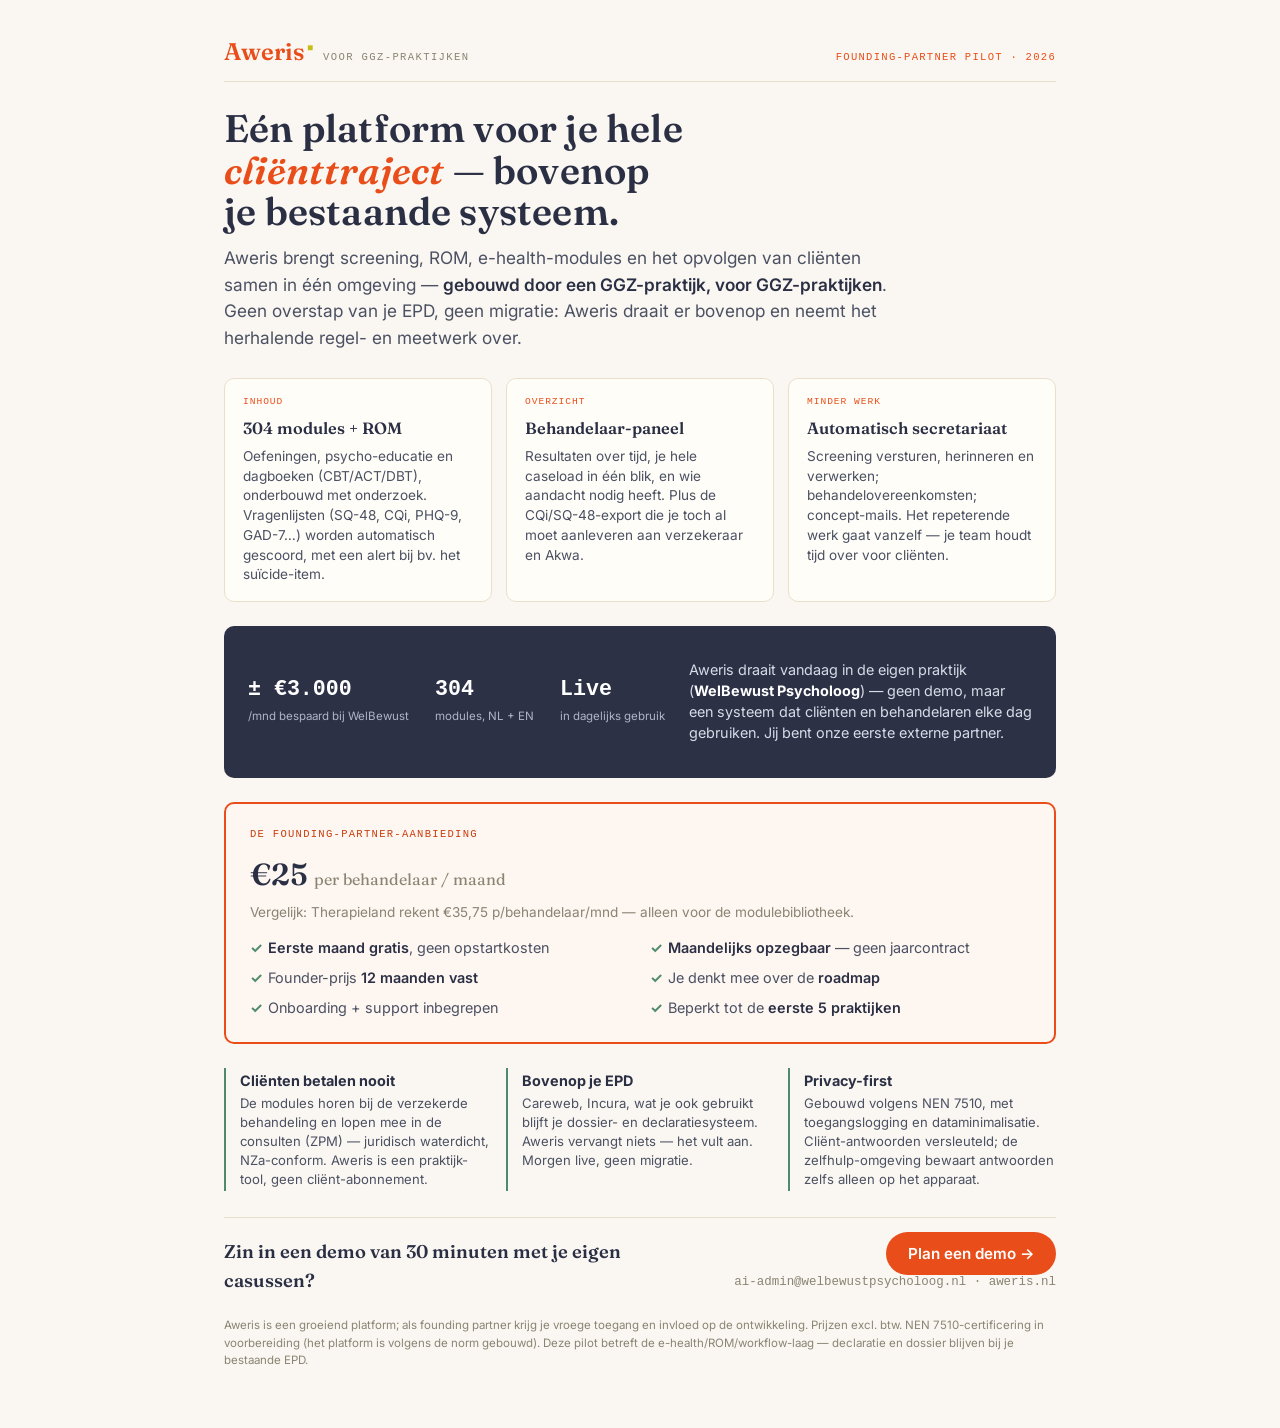
<file: pilot.html>
<!DOCTYPE html>
<html lang="nl">
<head>
<meta charset="utf-8">
<meta name="viewport" content="width=device-width, initial-scale=1">
<title>Aweris — pilot voor jouw GGZ-praktijk</title>
<link rel="stylesheet" href="aweris.css">
<style>
  *{box-sizing:border-box}
  body{margin:0;background:var(--aw-paper);color:var(--aw-ink);font-family:var(--aw-font-body);line-height:1.55;-webkit-font-smoothing:antialiased}
  .sheet{max-width:920px;margin:0 auto;padding:40px clamp(18px,4vw,44px) 48px}

  .top{display:flex;justify-content:space-between;align-items:baseline;gap:16px;flex-wrap:wrap;border-bottom:1px solid var(--aw-line);padding-bottom:16px;margin-bottom:26px}
  .top .brand{display:flex;align-items:baseline;gap:10px}
  .top .wordmark{font-family:var(--aw-font-display);font-weight:600;font-size:1.5rem;color:var(--aw-orange);line-height:1}
  .top .wordmark::after{content:"■";font-size:.42em;color:var(--aw-yellow-dark);margin-left:2px;vertical-align:super}
  .top small{font-family:var(--aw-font-mono);font-size:.66rem;letter-spacing:.13em;text-transform:uppercase;color:var(--aw-muted)}
  .top .eyebrow{font-family:var(--aw-font-mono);font-size:.66rem;letter-spacing:.12em;text-transform:uppercase;color:var(--aw-orange)}

  h1{font-family:var(--aw-font-display);font-weight:600;font-size:clamp(1.7rem,4vw,2.4rem);line-height:1.08;letter-spacing:.005em;margin:0 0 12px;max-width:20ch;text-wrap:balance}
  h1 em{font-style:italic;color:var(--aw-orange)}
  .lead{font-size:1.08rem;color:var(--aw-ink-soft);max-width:62ch;margin:0 0 26px}
  .lead b{color:var(--aw-ink);font-weight:600}

  .grid3{display:grid;grid-template-columns:repeat(3,1fr);gap:14px;margin-bottom:24px}
  .feat{background:var(--aw-card);border:1px solid var(--aw-line);border-radius:var(--aw-radius);padding:16px 18px}
  .feat h3{font-family:var(--aw-font-display);font-size:1.02rem;font-weight:600;margin:0 0 6px}
  .feat p{margin:0;font-size:.85rem;color:var(--aw-ink-soft);line-height:1.45}
  .feat .k{font-family:var(--aw-font-mono);font-size:.6rem;letter-spacing:.1em;text-transform:uppercase;color:var(--aw-orange);display:block;margin-bottom:6px}

  .proof{background:var(--aw-blue-dark);color:#EDEFF5;border-radius:var(--aw-radius);padding:20px 24px;margin-bottom:24px;display:grid;grid-template-columns:auto 1fr;gap:24px;align-items:center}
  .proof .nums{display:flex;gap:26px;flex-wrap:wrap}
  .proof .num b{display:block;font-family:var(--aw-font-mono);font-size:1.35rem;color:#fff;font-weight:600;line-height:1.1}
  .proof .num span{font-size:.72rem;color:#AEB5C7}
  .proof .who{font-size:.9rem;color:#D7DBE6;line-height:1.45}
  .proof .who b{color:#fff}

  .offer{border:2px solid var(--aw-orange);border-radius:var(--aw-radius);padding:22px 24px;margin-bottom:24px;background:#FDF6F1}
  .offer .tag{font-family:var(--aw-font-mono);font-size:.66rem;letter-spacing:.12em;text-transform:uppercase;color:var(--aw-orange-dark);margin:0 0 8px}
  .offer .price{font-family:var(--aw-font-display);font-size:1.9rem;font-weight:600;color:var(--aw-ink);margin:0 0 4px}
  .offer .price span{font-size:1rem;color:var(--aw-muted);font-weight:400}
  .offer .vs{font-size:.85rem;color:var(--aw-muted);margin:0 0 14px}
  .offer ul{list-style:none;margin:0;padding:0;display:grid;grid-template-columns:1fr 1fr;gap:8px 20px}
  .offer li{font-size:.9rem;color:var(--aw-ink-soft);padding-left:18px;position:relative}
  .offer li::before{content:"✓";position:absolute;left:0;color:var(--aw-green);font-weight:700}
  .offer li b{color:var(--aw-ink);font-weight:600}

  .reassure{display:grid;grid-template-columns:repeat(3,1fr);gap:14px;margin-bottom:26px}
  .re{border-left:2px solid var(--aw-green);padding:2px 0 2px 14px}
  .re b{display:block;font-size:.9rem;color:var(--aw-ink);margin-bottom:2px}
  .re p{margin:0;font-size:.82rem;color:var(--aw-ink-soft);line-height:1.45}

  .cta{display:flex;justify-content:space-between;align-items:center;gap:16px;flex-wrap:wrap;border-top:1px solid var(--aw-line);padding-top:20px}
  .cta .ask{font-family:var(--aw-font-display);font-size:1.15rem;font-weight:600;color:var(--aw-ink);max-width:34ch}
  .cta .btn{background:var(--aw-orange);color:#fff;font-weight:600;font-size:.95rem;padding:12px 22px;border-radius:var(--aw-radius-pill);text-decoration:none;white-space:nowrap}
  .cta .contact{font-family:var(--aw-font-mono);font-size:.78rem;color:var(--aw-muted)}

  .fineprint{font-size:.72rem;color:var(--aw-muted);margin-top:22px;line-height:1.5}

  @media (max-width:720px){ .grid3,.reassure,.offer ul{grid-template-columns:1fr} .proof{grid-template-columns:1fr} }
  @media print{ body{background:#fff} .sheet{padding:0} }
</style>
</head>
<body>
<div class="sheet">

  <div class="top">
    <div class="brand"><span class="wordmark">Aweris</span><small>voor GGZ-praktijken</small></div>
    <span class="eyebrow">Founding-partner pilot · 2026</span>
  </div>

  <h1>Eén platform voor je hele <em>cliënttraject</em> — bovenop je bestaande systeem.</h1>
  <p class="lead">Aweris brengt screening, ROM, e-health-modules en het opvolgen van cliënten samen in één omgeving — <b>gebouwd door een GGZ-praktijk, voor GGZ-praktijken</b>. Geen overstap van je EPD, geen migratie: Aweris draait er bovenop en neemt het herhalende regel- en meetwerk over.</p>

  <div class="grid3">
    <div class="feat">
      <span class="k">Inhoud</span>
      <h3>304 modules + ROM</h3>
      <p>Oefeningen, psycho-educatie en dagboeken (CBT/ACT/DBT), onderbouwd met onderzoek. Vragenlijsten (SQ-48, CQi, PHQ-9, GAD-7…) worden automatisch gescoord, met een alert bij bv. het suïcide-item.</p>
    </div>
    <div class="feat">
      <span class="k">Overzicht</span>
      <h3>Behandelaar-paneel</h3>
      <p>Resultaten over tijd, je hele caseload in één blik, en wie aandacht nodig heeft. Plus de CQi/SQ-48-export die je toch al moet aanleveren aan verzekeraar en Akwa.</p>
    </div>
    <div class="feat">
      <span class="k">Minder werk</span>
      <h3>Automatisch secretariaat</h3>
      <p>Screening versturen, herinneren en verwerken; behandelovereenkomsten; concept-mails. Het repeterende werk gaat vanzelf — je team houdt tijd over voor cliënten.</p>
    </div>
  </div>

  <div class="proof">
    <div class="nums">
      <div class="num"><b>± €3.000</b><span>/mnd bespaard bij WelBewust</span></div>
      <div class="num"><b>304</b><span>modules, NL + EN</span></div>
      <div class="num"><b>Live</b><span>in dagelijks gebruik</span></div>
    </div>
    <p class="who">Aweris draait vandaag in de eigen praktijk (<b>WelBewust Psycholoog</b>) — geen demo, maar een systeem dat cliënten en behandelaren elke dag gebruiken. Jij bent onze eerste externe partner.</p>
  </div>

  <div class="offer">
    <p class="tag">De founding-partner-aanbieding</p>
    <p class="price">€25 <span>per behandelaar / maand</span></p>
    <p class="vs">Vergelijk: Therapieland rekent €35,75 p/behandelaar/mnd — alleen voor de modulebibliotheek.</p>
    <ul>
      <li><b>Eerste maand gratis</b>, geen opstartkosten</li>
      <li><b>Maandelijks opzegbaar</b> — geen jaarcontract</li>
      <li>Founder-prijs <b>12 maanden vast</b></li>
      <li>Je denkt mee over de <b>roadmap</b></li>
      <li>Onboarding + support inbegrepen</li>
      <li>Beperkt tot de <b>eerste 5 praktijken</b></li>
    </ul>
  </div>

  <div class="reassure">
    <div class="re">
      <b>Cliënten betalen nooit</b>
      <p>De modules horen bij de verzekerde behandeling en lopen mee in de consulten (ZPM) — juridisch waterdicht, NZa-conform. Aweris is een praktijk-tool, geen cliënt-abonnement.</p>
    </div>
    <div class="re">
      <b>Bovenop je EPD</b>
      <p>Careweb, Incura, wat je ook gebruikt blijft je dossier- en declaratiesysteem. Aweris vervangt niets — het vult aan. Morgen live, geen migratie.</p>
    </div>
    <div class="re">
      <b>Privacy-first</b>
      <p>Gebouwd volgens NEN 7510, met toegangslogging en dataminimalisatie. Cliënt-antwoorden versleuteld; de zelfhulp-omgeving bewaart antwoorden zelfs alleen op het apparaat.</p>
    </div>
  </div>

  <div class="cta">
    <span class="ask">Zin in een demo van 30 minuten met je eigen casussen?</span>
    <div style="text-align:right">
      <a class="btn" href="mailto:ai-admin@welbewustpsycholoog.nl?subject=Aweris%20pilot%20demo">Plan een demo →</a>
      <div class="contact" style="margin-top:8px">ai-admin@welbewustpsycholoog.nl · aweris.nl</div>
    </div>
  </div>

  <p class="fineprint">Aweris is een groeiend platform; als founding partner krijg je vroege toegang en invloed op de ontwikkeling. Prijzen excl. btw. NEN 7510-certificering in voorbereiding (het platform is volgens de norm gebouwd). Deze pilot betreft de e-health/ROM/workflow-laag — declaratie en dossier blijven bij je bestaande EPD.</p>

</div>
</body>
</html>
</file>
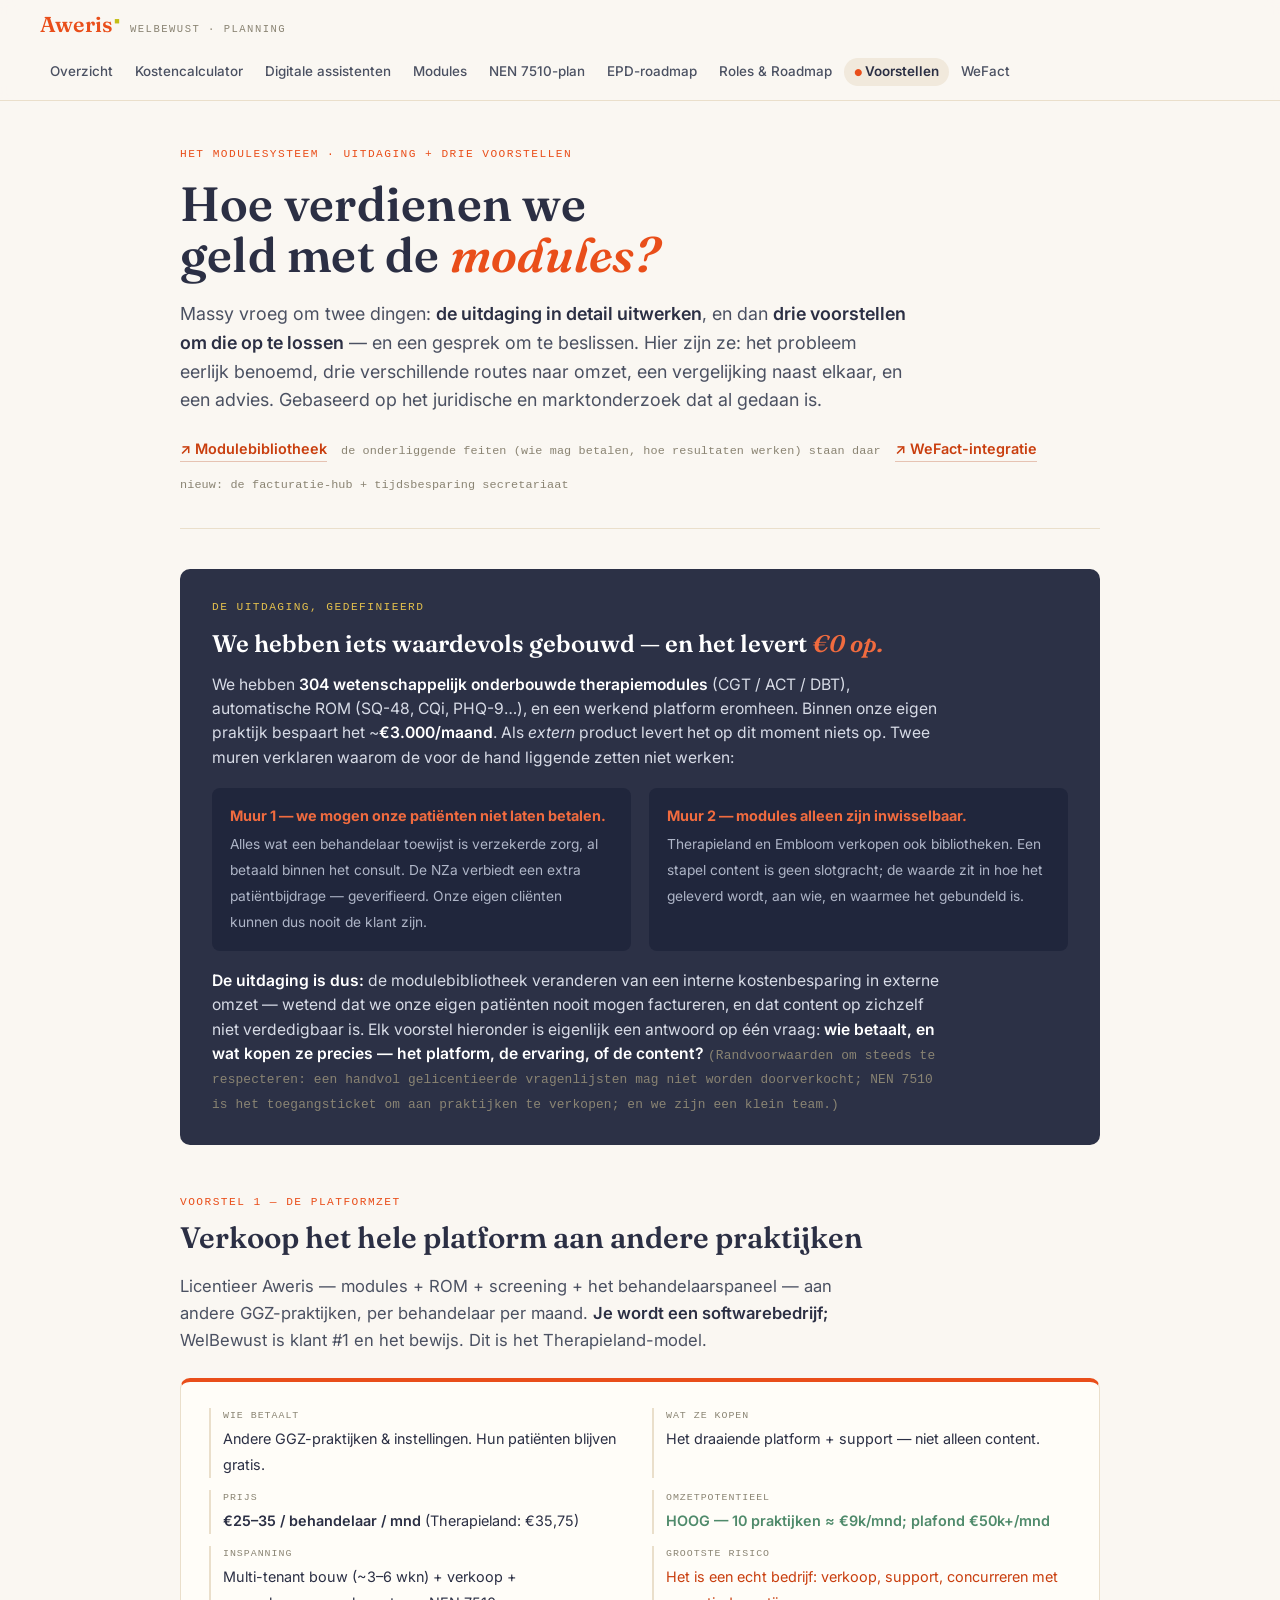
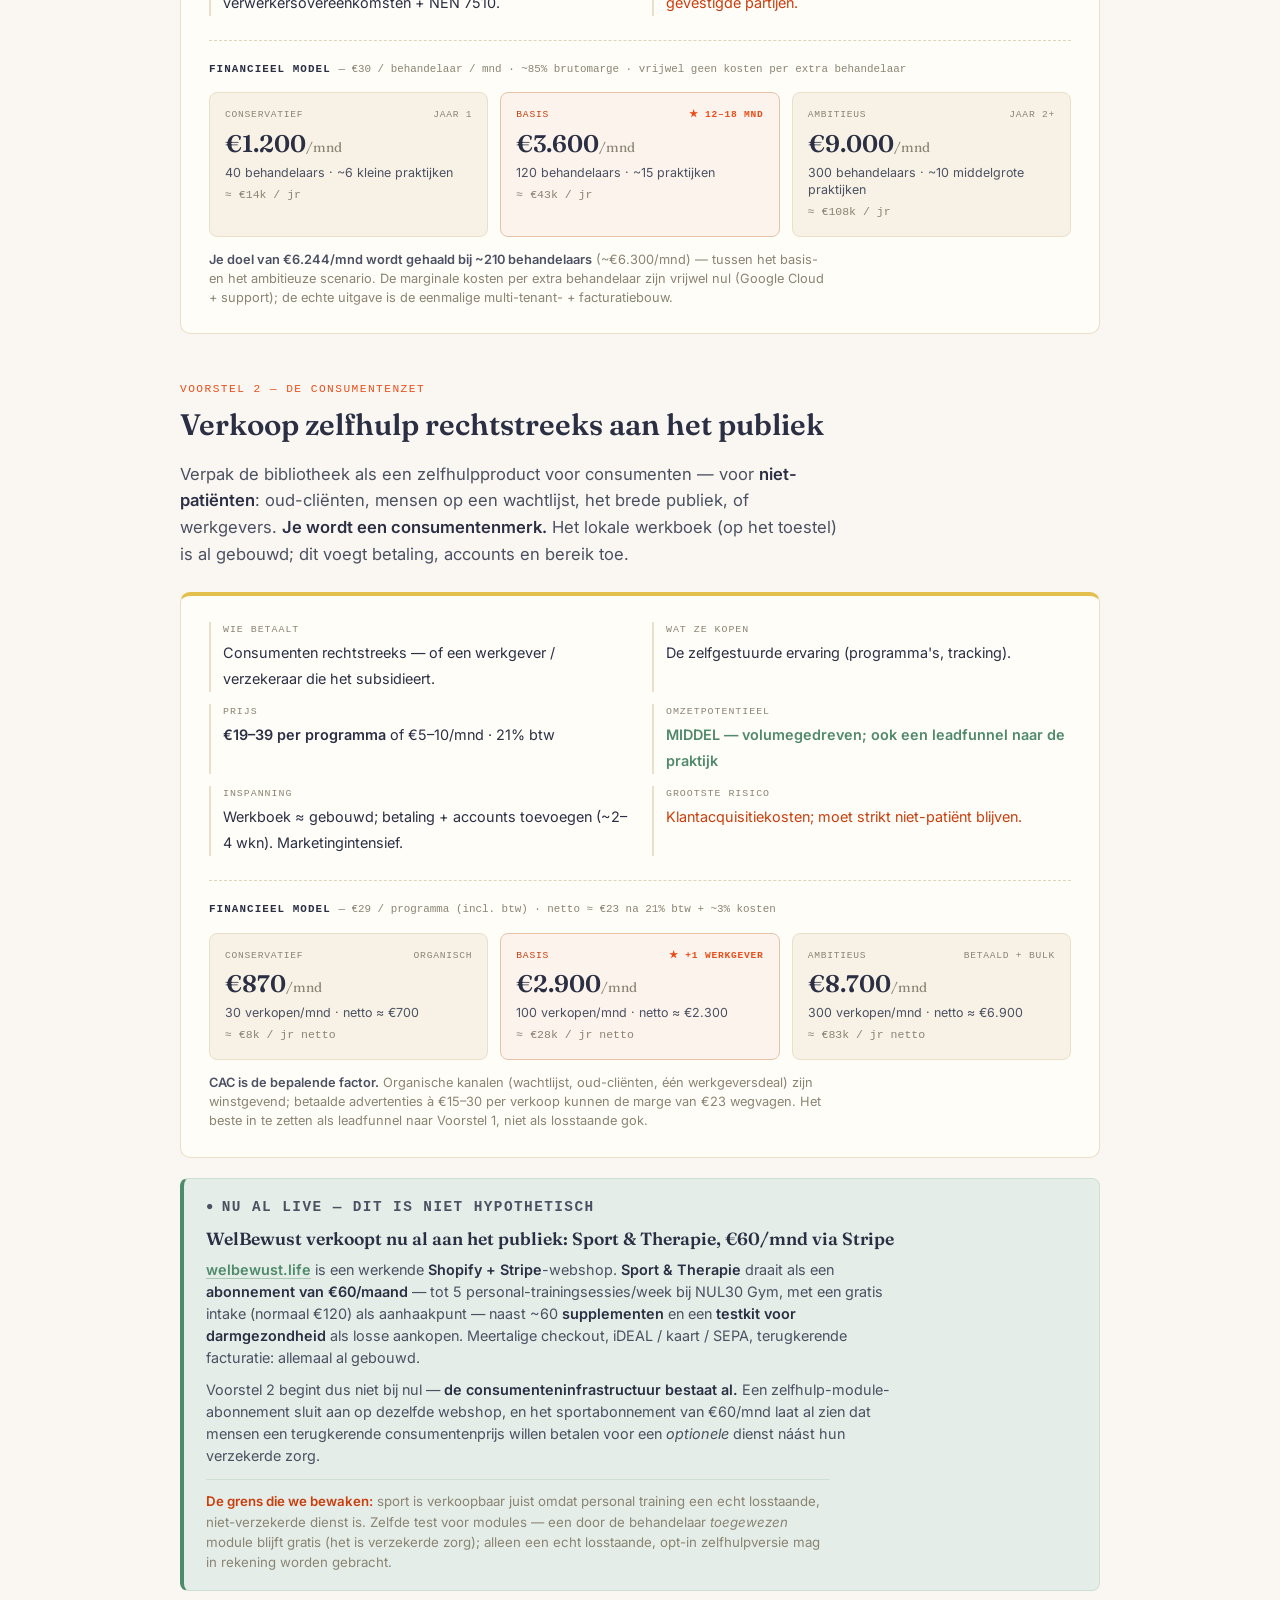
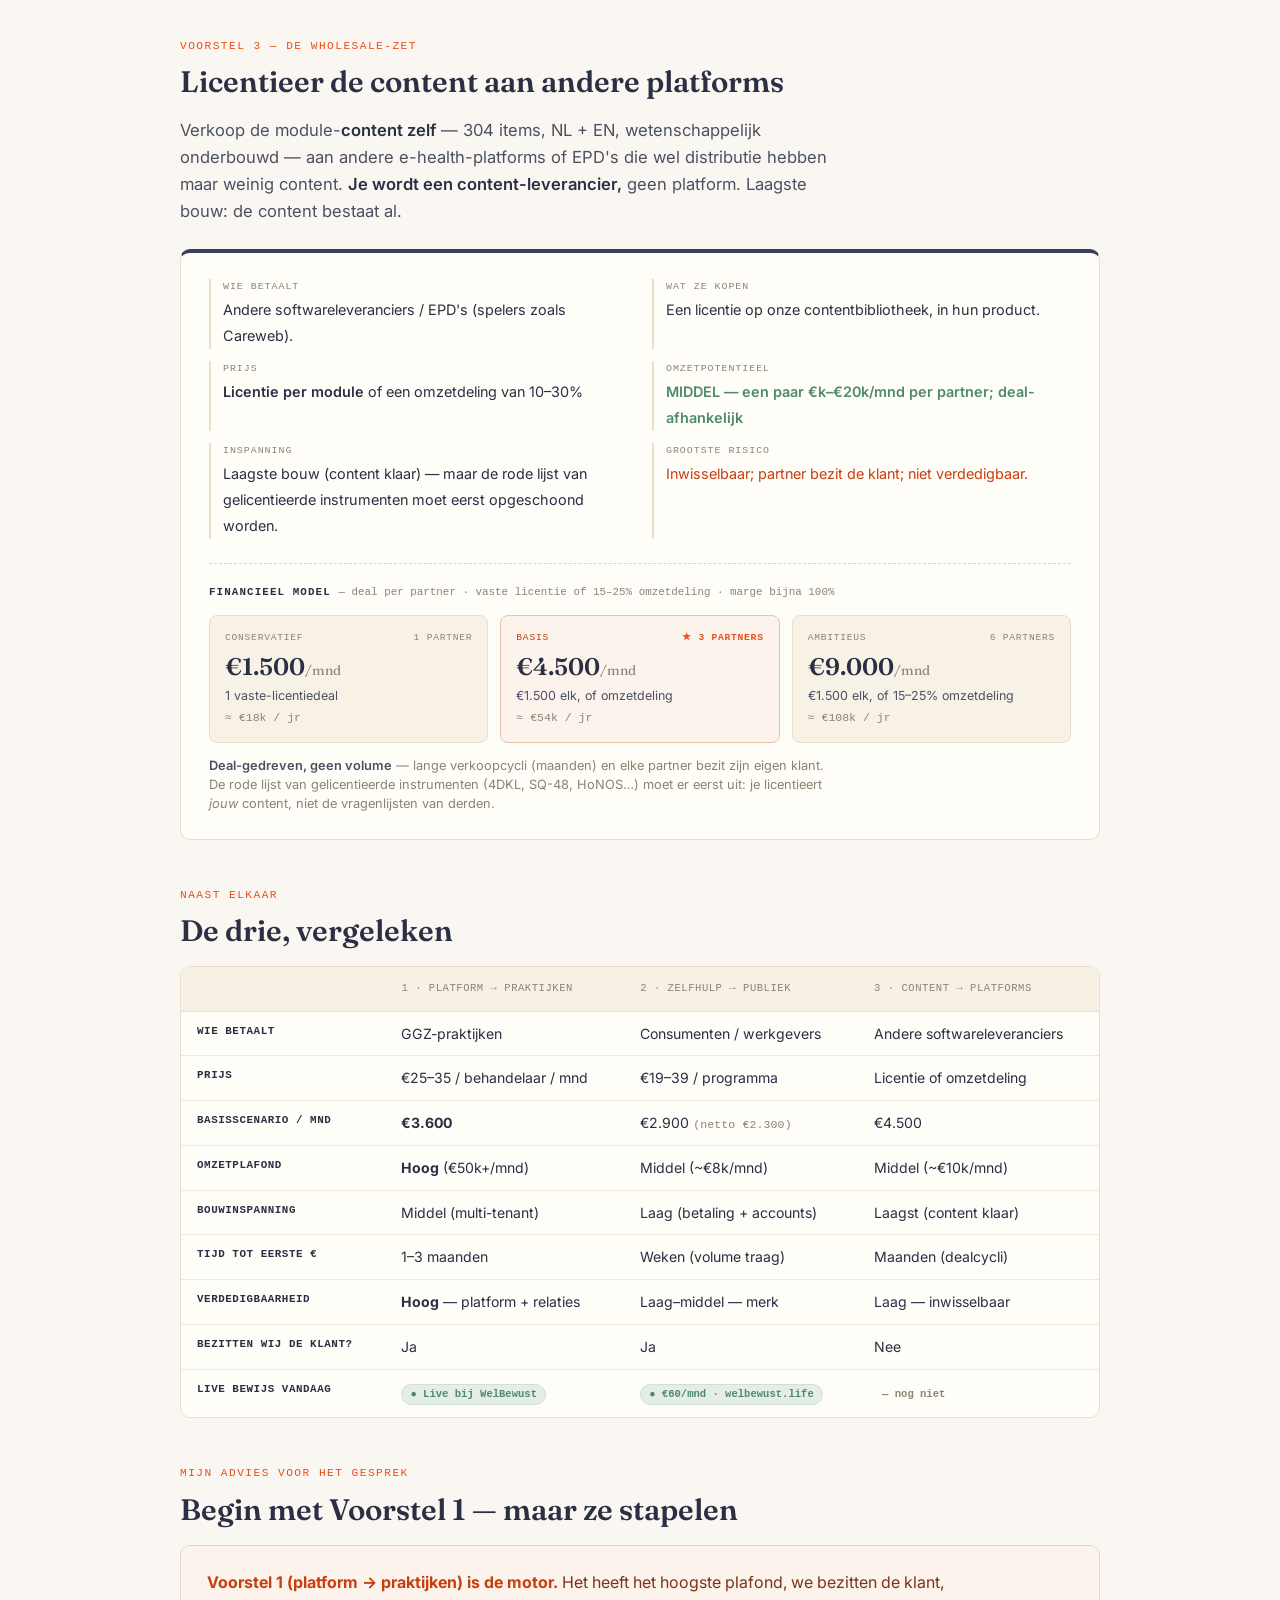
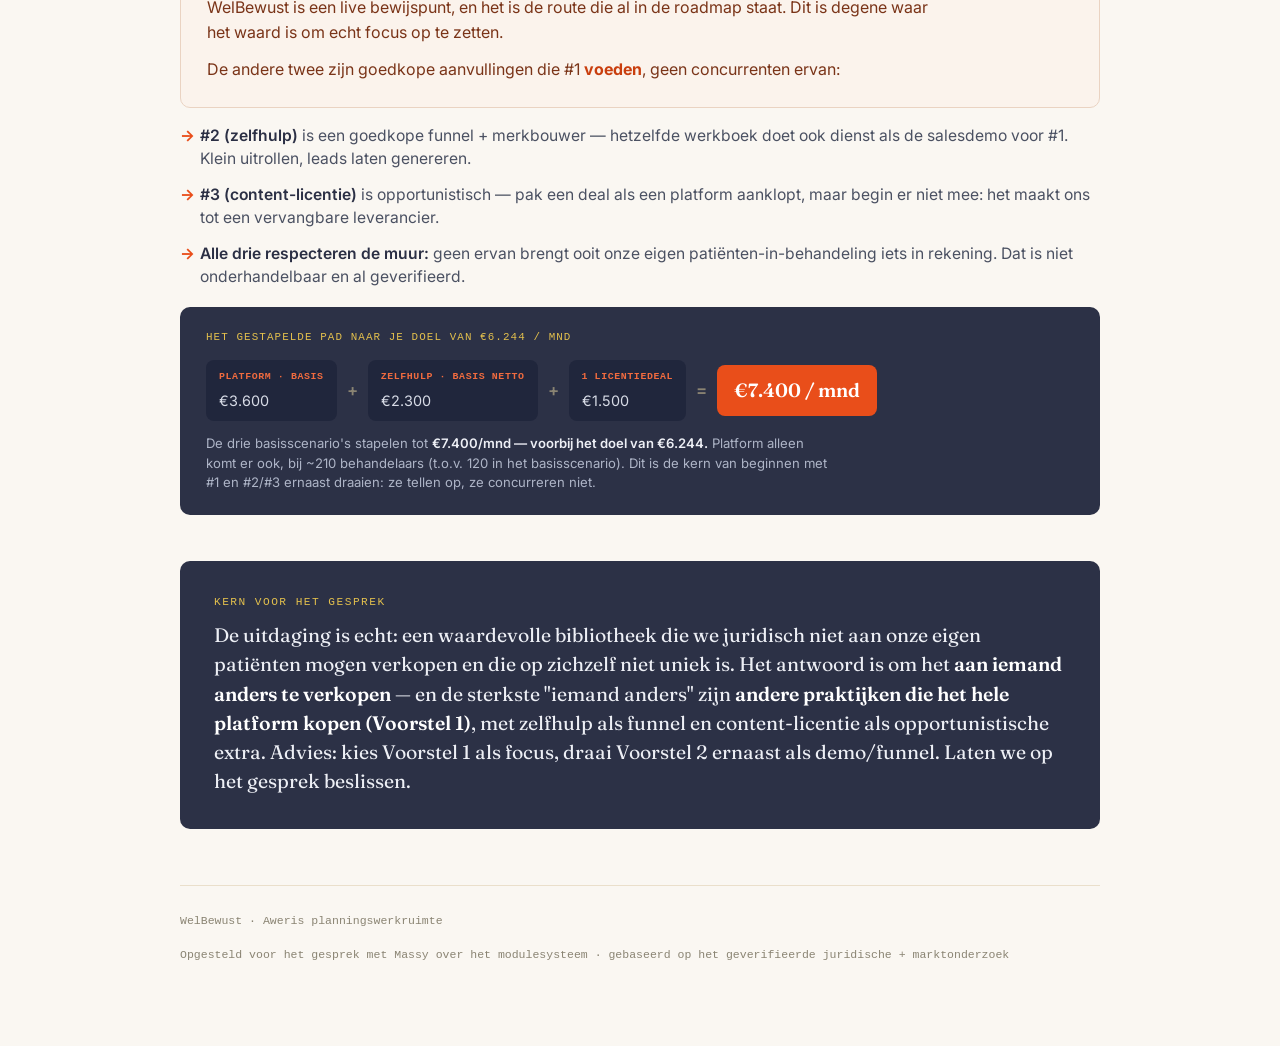
<file: proposals.html>
<!DOCTYPE html>
<html lang="nl">
<head>
<meta charset="utf-8">
<meta name="viewport" content="width=device-width, initial-scale=1">
<title>Drie voorstellen — geld verdienen met de modules</title>
<link rel="stylesheet" href="aweris.css">
<style>
  *{box-sizing:border-box}
  body{margin:0;background:var(--aw-paper);color:var(--aw-ink);font-family:var(--aw-font-body);line-height:1.62;-webkit-font-smoothing:antialiased}
  .doc{max-width:1000px;margin:0 auto;padding:44px clamp(18px,4vw,40px) 40px}
  .mono-dim{font-family:var(--aw-font-mono);font-size:.82em;color:var(--aw-muted);letter-spacing:.01em}
  em{font-style:italic}

  .mast{border-bottom:1px solid var(--aw-line);padding-bottom:32px;margin-bottom:40px}
  .mast h1{font-family:var(--aw-font-display);font-weight:600;font-size:clamp(2rem,4.8vw,3rem);line-height:1.06;letter-spacing:.005em;text-wrap:balance;margin:16px 0 20px;max-width:20ch}
  .mast h1 em{font-style:italic;color:var(--aw-orange)}
  .dek{font-size:1.12rem;line-height:1.6;max-width:66ch;color:var(--aw-ink-soft);margin:0 0 22px}
  .dek b{color:var(--aw-ink);font-weight:600}
  .backlink{font-size:.9rem;margin:0;display:flex;gap:14px;flex-wrap:wrap;align-items:baseline}
  .backlink a{color:var(--aw-orange-dark);text-decoration:none;font-weight:600;border-bottom:1px solid #e6c3b3;padding-bottom:1px}
  .backlink a:hover{border-bottom-color:var(--aw-orange-dark)}

  .panel{background:var(--aw-blue-dark);border-radius:var(--aw-radius);padding:30px 32px;margin-bottom:48px;color:#EDEFF5}
  .panel .panel-label{font-family:var(--aw-font-mono);text-transform:uppercase;letter-spacing:.13em;font-size:.7rem;color:var(--aw-gold);margin:0 0 14px}
  .panel h2{font-family:var(--aw-font-display);font-size:1.5rem;font-weight:600;margin:0 0 14px;color:#fff;line-height:1.2}
  .panel h2 em{color:var(--aw-orange-light);font-style:italic}
  .panel p{margin:0 0 14px;font-size:.98rem;line-height:1.55;color:#D7DBE6;max-width:74ch}
  .panel p:last-child{margin-bottom:0}
  .panel p b{color:#fff;font-weight:600}
  .walls{display:grid;grid-template-columns:1fr 1fr;gap:18px;margin:18px 0}
  .wall{background:#20263C;border-radius:var(--aw-radius-sm);padding:16px 18px}
  .wall b{display:block;color:var(--aw-orange-light);font-size:.9rem;margin-bottom:4px}
  .wall span{font-size:.86rem;color:#AEB5C7;line-height:1.45}

  .block{margin-bottom:46px}
  .kicker{font-family:var(--aw-font-mono);text-transform:uppercase;letter-spacing:.13em;font-size:.7rem;color:var(--aw-orange);margin:0 0 10px}
  h2.sec{font-family:var(--aw-font-display);font-weight:600;font-size:clamp(1.4rem,3vw,1.85rem);line-height:1.15;margin:0 0 18px;text-wrap:balance}
  .lead{font-size:1.04rem;color:var(--aw-ink-soft);max-width:66ch;margin:0 0 24px}
  .lead em{color:var(--aw-ink);font-style:normal;font-weight:600}

  .prop{background:var(--aw-card);border:1px solid var(--aw-line);border-radius:var(--aw-radius);padding:26px 28px;margin-bottom:20px;border-top:4px solid var(--aw-line)}
  .prop.p1{border-top-color:var(--aw-orange)}
  .prop.p2{border-top-color:var(--aw-gold)}
  .prop.p3{border-top-color:var(--aw-blue)}
  .prop-head{display:flex;align-items:baseline;gap:12px;flex-wrap:wrap;margin-bottom:6px}
  .prop-num{font-family:var(--aw-font-mono);font-size:.72rem;font-weight:600;letter-spacing:.08em;color:var(--aw-orange)}
  .prop h3{font-family:var(--aw-font-display);font-size:1.35rem;font-weight:600;margin:0}
  .prop .oneline{font-size:1rem;color:var(--aw-ink-soft);margin:0 0 18px;max-width:70ch}
  .prop-grid{display:grid;grid-template-columns:repeat(2,1fr);gap:12px 24px}
  .pg{border-left:2px solid var(--aw-line);padding-left:12px}
  .pg .l{font-family:var(--aw-font-mono);font-size:.62rem;letter-spacing:.1em;text-transform:uppercase;color:var(--aw-muted);display:block;margin-bottom:2px}
  .pg .v{font-size:.9rem;color:var(--aw-ink);line-height:1.4}
  .pg .v b{font-weight:600}
  .pg.pot .v{color:var(--aw-green);font-weight:600}
  .pg.risk .v{color:var(--aw-orange-dark)}

  /* per-proposal financial model */
  .fin{margin-top:24px;border-top:1px dashed var(--aw-line-strong);padding-top:20px}
  .fin-h{font-family:var(--aw-font-mono);font-size:.68rem;text-transform:uppercase;letter-spacing:.1em;color:var(--aw-ink);margin:0 0 14px;font-weight:600}
  .fin-h span{color:var(--aw-muted);text-transform:none;letter-spacing:0;font-weight:400}
  .scen{display:grid;grid-template-columns:repeat(3,minmax(0,1fr));gap:12px}
  .col{background:#F8F2E6;border:1px solid var(--aw-line);border-radius:var(--aw-radius-sm);padding:14px 15px}
  .col.base{background:#FBF3EC;border-color:#E6C3A9}
  .col .tag{font-family:var(--aw-font-mono);font-size:.6rem;letter-spacing:.08em;text-transform:uppercase;color:var(--aw-muted);display:flex;justify-content:space-between;gap:6px;margin-bottom:9px}
  .col.base .tag{color:var(--aw-orange-dark)}
  .col .tag .star{color:var(--aw-orange);font-weight:700;white-space:nowrap}
  .col .big{font-family:var(--aw-font-display);font-size:1.5rem;font-weight:600;color:var(--aw-ink);line-height:1;font-variant-numeric:tabular-nums;display:block}
  .col .big small{font-size:.56em;color:var(--aw-muted);font-weight:400}
  .col .calc{font-size:.78rem;color:var(--aw-ink-soft);margin:8px 0 0;line-height:1.38}
  .col .yr{font-size:.72rem;color:var(--aw-muted);margin:5px 0 0;font-family:var(--aw-font-mono)}
  .fin-note{font-size:.8rem;color:var(--aw-muted);margin:13px 0 0;line-height:1.5;max-width:78ch}
  .fin-note b{color:var(--aw-ink-soft);font-weight:600}

  /* stacked path-to-goal block */
  .combined{margin-top:18px;background:var(--aw-blue-dark);border-radius:var(--aw-radius);padding:22px 26px;color:#EDEFF5}
  .combined-h{font-family:var(--aw-font-mono);text-transform:uppercase;letter-spacing:.1em;font-size:.68rem;color:var(--aw-gold);margin:0 0 14px}
  .combined-row{display:flex;flex-wrap:wrap;align-items:center;gap:10px;margin-bottom:13px}
  .ci{background:#20263C;border-radius:var(--aw-radius-sm);padding:9px 13px;font-size:.9rem;color:#D7DBE6}
  .ci b{color:#fff;font-weight:600;display:block;font-size:.62rem;font-family:var(--aw-font-mono);text-transform:uppercase;letter-spacing:.06em;margin-bottom:3px;color:var(--aw-orange-light)}
  .ci.total{background:var(--aw-orange);color:#fff;font-family:var(--aw-font-display);font-size:1.2rem;font-weight:600;padding:10px 17px}
  .op{color:var(--aw-muted);font-size:1.05rem;font-weight:600}
  .combined-note{font-size:.82rem;color:#AEB5C7;margin:0;line-height:1.5;max-width:78ch}
  .combined-note b{color:#EDEFF5;font-weight:600}

  /* "already live" proof callout */
  .proof{margin-top:16px;background:var(--aw-green-soft);border:1px solid #CDE0D4;border-left:4px solid var(--aw-green);border-radius:var(--aw-radius-sm);padding:18px 22px}
  .proof-tag{font-family:var(--aw-font-mono);font-size:.62rem;letter-spacing:.1em;text-transform:uppercase;color:var(--aw-green);font-weight:700;margin:0 0 8px;display:flex;align-items:center;gap:7px}
  .proof-tag::before{content:"●";font-size:.85em}
  .proof h4{font-family:var(--aw-font-display);font-size:1.1rem;font-weight:600;margin:0 0 9px;color:var(--aw-ink);line-height:1.25}
  .proof p{margin:0 0 10px;font-size:.9rem;line-height:1.52;color:var(--aw-ink-soft);max-width:78ch}
  .proof p:last-child{margin-bottom:0}
  .proof b{color:var(--aw-ink);font-weight:600}
  .proof a{color:var(--aw-green);font-weight:600;text-decoration:none;border-bottom:1px solid #A9CBB6}
  .proof a:hover{border-bottom-color:var(--aw-green)}
  .proof .caution{font-size:.83rem;color:var(--aw-muted);border-top:1px solid #CDE0D4;padding-top:11px;margin-top:13px}
  .proof .caution b{color:var(--aw-orange-dark)}

  .table-wrap{overflow-x:auto;border:1px solid var(--aw-line);border-radius:var(--aw-radius);background:var(--aw-card)}
  table{border-collapse:collapse;width:100%;min-width:640px;font-size:.88rem}
  thead th{text-align:left;font-family:var(--aw-font-mono);text-transform:uppercase;letter-spacing:.05em;font-size:.66rem;color:var(--aw-muted);font-weight:400;padding:13px 16px;border-bottom:1px solid var(--aw-line);background:#F6F0E5}
  thead th:first-child{color:var(--aw-muted)}
  tbody td{padding:12px 16px;border-bottom:1px solid #F0E9DC;vertical-align:top;line-height:1.4}
  tbody tr:last-child td{border-bottom:none}
  td:first-child{font-weight:600;color:var(--aw-ink);font-family:var(--aw-font-mono);font-size:.68rem;text-transform:uppercase;letter-spacing:.05em}
  .pchip{display:inline-block;font-family:var(--aw-font-mono);font-size:.66rem;font-weight:600;padding:2px 8px;border-radius:var(--aw-radius-pill);white-space:nowrap;line-height:1.5}
  .pchip.live{background:var(--aw-green-soft);color:var(--aw-green);border:1px solid #CDE0D4}
  .pchip.none{color:var(--aw-muted)}

  .callout{background:#FBF3EC;border:1px solid #EAD3C2;border-radius:var(--aw-radius);padding:24px 26px;margin-top:6px}
  .callout .kicker{color:var(--aw-orange-dark)}
  .callout p{margin:0;font-size:1rem;line-height:1.58;color:#7A3418;max-width:74ch}
  .callout p b{color:var(--aw-orange-dark)}
  .callout p + p{margin-top:12px}

  .rec-list{list-style:none;margin:16px 0 0;padding:0;display:flex;flex-direction:column;gap:12px}
  .rec-list li{font-size:.98rem;line-height:1.5;color:var(--aw-ink-soft);padding-left:20px;position:relative}
  .rec-list li::before{content:"→";position:absolute;left:0;color:var(--aw-orange);font-weight:700}
  .rec-list li b{color:var(--aw-ink);font-weight:600}

  .bottomline{background:var(--aw-blue-dark);border-radius:var(--aw-radius);padding:32px 34px;margin-bottom:8px}
  .bottomline .kicker{color:var(--aw-gold)}
  .bottomline p:not(.kicker){font-family:var(--aw-font-display);font-size:1.22rem;line-height:1.5;color:#EDEFF5;margin:0;max-width:68ch}
  .bottomline b{color:#fff;font-weight:600}

  @media (max-width:720px){ .walls,.prop-grid{grid-template-columns:1fr} }
  @media (max-width:520px){ .scen{grid-template-columns:1fr} }
</style>
</head>
<body>

<nav class="aw-nav">
  <a class="aw-brand" href="overview.html"><span class="aw-wordmark">Aweris</span><small>WelBewust &middot; planning</small></a>
  <div class="aw-nav-links">
    <a href="overview.html">Overzicht</a>
    <a href="index.html">Kostencalculator</a>
    <a href="assistenten.html">Digitale assistenten</a>
    <a href="modules.html">Modules</a>
    <a href="compliance.html">NEN 7510-plan</a>
    <a href="epd-roadmap.html">EPD-roadmap</a>
    <a href="roles-and-roadmap.html">Roles &amp; Roadmap</a>
    <a href="proposals.html" aria-current="page">Voorstellen</a>
    <a href="wefact.html">WeFact</a>
  </div>
</nav>

<article class="doc">

  <header class="mast">
    <p class="kicker">Het modulesysteem · uitdaging + drie voorstellen</p>
    <h1>Hoe verdienen we geld met de <em>modules?</em></h1>
    <p class="dek">Massy vroeg om twee dingen: <b>de uitdaging in detail uitwerken</b>, en dan <b>drie voorstellen om die op te lossen</b> — en een gesprek om te beslissen. Hier zijn ze: het probleem eerlijk benoemd, drie verschillende routes naar omzet, een vergelijking naast elkaar, en een advies. Gebaseerd op het juridische en marktonderzoek dat al gedaan is.</p>
    <p class="backlink"><a href="modules.html">↗ Modulebibliotheek</a> <span class="mono-dim">de onderliggende feiten (wie mag betalen, hoe resultaten werken) staan daar</span> <a href="wefact.html">↗ WeFact-integratie</a> <span class="mono-dim">nieuw: de facturatie-hub + tijdsbesparing secretariaat</span></p>
  </header>

  <!-- ============ DE UITDAGING ============ -->
  <section class="panel">
    <p class="panel-label">De uitdaging, gedefinieerd</p>
    <h2>We hebben iets waardevols gebouwd — en het levert <em>€0 op.</em></h2>
    <p>We hebben <b>304 wetenschappelijk onderbouwde therapiemodules</b> (CGT / ACT / DBT), automatische ROM (SQ-48, CQi, PHQ-9…), en een werkend platform eromheen. Binnen onze eigen praktijk bespaart het ~<b>€3.000/maand</b>. Als <em>extern</em> product levert het op dit moment niets op. Twee muren verklaren waarom de voor de hand liggende zetten niet werken:</p>
    <div class="walls">
      <div class="wall"><b>Muur 1 — we mogen onze patiënten niet laten betalen.</b><span>Alles wat een behandelaar toewijst is verzekerde zorg, al betaald binnen het consult. De NZa verbiedt een extra patiëntbijdrage — geverifieerd. Onze eigen cliënten kunnen dus nooit de klant zijn.</span></div>
      <div class="wall"><b>Muur 2 — modules alleen zijn inwisselbaar.</b><span>Therapieland en Embloom verkopen ook bibliotheken. Een stapel content is geen slotgracht; de waarde zit in hoe het geleverd wordt, aan wie, en waarmee het gebundeld is.</span></div>
    </div>
    <p><b>De uitdaging is dus:</b> de modulebibliotheek veranderen van een interne kostenbesparing in externe omzet — wetend dat we onze eigen patiënten nooit mogen factureren, en dat content op zichzelf niet verdedigbaar is. Elk voorstel hieronder is eigenlijk een antwoord op één vraag: <b>wie betaalt, en wat kopen ze precies — het platform, de ervaring, of de content?</b> <span class="mono-dim">(Randvoorwaarden om steeds te respecteren: een handvol gelicentieerde vragenlijsten mag niet worden doorverkocht; NEN 7510 is het toegangsticket om aan praktijken te verkopen; en we zijn een klein team.)</span></p>
  </section>

  <!-- ============ VOORSTEL 1 ============ -->
  <section class="block">
    <p class="kicker">Voorstel 1 — de platformzet</p>
    <h2 class="sec">Verkoop het hele platform aan andere praktijken</h2>
    <p class="lead">Licentieer Aweris — modules + ROM + screening + het behandelaarspaneel — aan andere GGZ-praktijken, per behandelaar per maand. <em>Je wordt een softwarebedrijf;</em> WelBewust is klant #1 en het bewijs. Dit is het Therapieland-model.</p>
    <div class="prop p1">
      <div class="prop-grid">
        <div class="pg"><span class="l">Wie betaalt</span><span class="v">Andere GGZ-praktijken &amp; instellingen. Hun patiënten blijven gratis.</span></div>
        <div class="pg"><span class="l">Wat ze kopen</span><span class="v">Het draaiende platform + support — niet alleen content.</span></div>
        <div class="pg"><span class="l">Prijs</span><span class="v"><b>€25–35 / behandelaar / mnd</b> (Therapieland: €35,75)</span></div>
        <div class="pg pot"><span class="l">Omzetpotentieel</span><span class="v">HOOG — 10 praktijken ≈ €9k/mnd; plafond €50k+/mnd</span></div>
        <div class="pg"><span class="l">Inspanning</span><span class="v">Multi-tenant bouw (~3–6 wkn) + verkoop + verwerkersovereenkomsten + NEN 7510.</span></div>
        <div class="pg risk"><span class="l">Grootste risico</span><span class="v">Het is een echt bedrijf: verkoop, support, concurreren met gevestigde partijen.</span></div>
      </div>
      <div class="fin">
        <p class="fin-h">Financieel model <span>— €30 / behandelaar / mnd · ~85% brutomarge · vrijwel geen kosten per extra behandelaar</span></p>
        <div class="scen">
          <div class="col"><span class="tag"><span>Conservatief</span><span>Jaar 1</span></span><span class="big">€1.200<small>/mnd</small></span><p class="calc">40 behandelaars · ~6 kleine praktijken</p><p class="yr">≈ €14k / jr</p></div>
          <div class="col base"><span class="tag"><span>Basis</span><span class="star">★ 12–18 mnd</span></span><span class="big">€3.600<small>/mnd</small></span><p class="calc">120 behandelaars · ~15 praktijken</p><p class="yr">≈ €43k / jr</p></div>
          <div class="col"><span class="tag"><span>Ambitieus</span><span>Jaar 2+</span></span><span class="big">€9.000<small>/mnd</small></span><p class="calc">300 behandelaars · ~10 middelgrote praktijken</p><p class="yr">≈ €108k / jr</p></div>
        </div>
        <p class="fin-note"><b>Je doel van €6.244/mnd wordt gehaald bij ~210 behandelaars</b> (~€6.300/mnd) — tussen het basis- en het ambitieuze scenario. De marginale kosten per extra behandelaar zijn vrijwel nul (Google Cloud + support); de echte uitgave is de eenmalige multi-tenant- + facturatiebouw.</p>
      </div>
    </div>
  </section>

  <!-- ============ VOORSTEL 2 ============ -->
  <section class="block">
    <p class="kicker">Voorstel 2 — de consumentenzet</p>
    <h2 class="sec">Verkoop zelfhulp rechtstreeks aan het publiek</h2>
    <p class="lead">Verpak de bibliotheek als een zelfhulpproduct voor consumenten — voor <em>niet-patiënten</em>: oud-cliënten, mensen op een wachtlijst, het brede publiek, of werkgevers. <em>Je wordt een consumentenmerk.</em> Het lokale werkboek (op het toestel) is al gebouwd; dit voegt betaling, accounts en bereik toe.</p>
    <div class="prop p2">
      <div class="prop-grid">
        <div class="pg"><span class="l">Wie betaalt</span><span class="v">Consumenten rechtstreeks — of een werkgever / verzekeraar die het subsidieert.</span></div>
        <div class="pg"><span class="l">Wat ze kopen</span><span class="v">De zelfgestuurde ervaring (programma's, tracking).</span></div>
        <div class="pg"><span class="l">Prijs</span><span class="v"><b>€19–39 per programma</b> of €5–10/mnd · 21% btw</span></div>
        <div class="pg pot"><span class="l">Omzetpotentieel</span><span class="v">MIDDEL — volumegedreven; ook een leadfunnel naar de praktijk</span></div>
        <div class="pg"><span class="l">Inspanning</span><span class="v">Werkboek ≈ gebouwd; betaling + accounts toevoegen (~2–4 wkn). Marketingintensief.</span></div>
        <div class="pg risk"><span class="l">Grootste risico</span><span class="v">Klantacquisitiekosten; moet strikt niet-patiënt blijven.</span></div>
      </div>
      <div class="fin">
        <p class="fin-h">Financieel model <span>— €29 / programma (incl. btw) · netto ≈ €23 na 21% btw + ~3% kosten</span></p>
        <div class="scen">
          <div class="col"><span class="tag"><span>Conservatief</span><span>organisch</span></span><span class="big">€870<small>/mnd</small></span><p class="calc">30 verkopen/mnd · netto ≈ €700</p><p class="yr">≈ €8k / jr netto</p></div>
          <div class="col base"><span class="tag"><span>Basis</span><span class="star">★ +1 werkgever</span></span><span class="big">€2.900<small>/mnd</small></span><p class="calc">100 verkopen/mnd · netto ≈ €2.300</p><p class="yr">≈ €28k / jr netto</p></div>
          <div class="col"><span class="tag"><span>Ambitieus</span><span>betaald + bulk</span></span><span class="big">€8.700<small>/mnd</small></span><p class="calc">300 verkopen/mnd · netto ≈ €6.900</p><p class="yr">≈ €83k / jr netto</p></div>
        </div>
        <p class="fin-note"><b>CAC is de bepalende factor.</b> Organische kanalen (wachtlijst, oud-cliënten, één werkgeversdeal) zijn winstgevend; betaalde advertenties à €15–30 per verkoop kunnen de marge van €23 wegvagen. Het beste in te zetten als leadfunnel naar Voorstel 1, niet als losstaande gok.</p>
      </div>
    </div>
    <div class="proof">
      <p class="proof-tag">Nu al live — dit is niet hypothetisch</p>
      <h4>WelBewust verkoopt nu al aan het publiek: Sport &amp; Therapie, €60/mnd via Stripe</h4>
      <p><b><a href="https://www.welbewust.life/en" target="_blank" rel="noopener">welbewust.life</a></b> is een werkende <b>Shopify + Stripe</b>-webshop. <b>Sport &amp; Therapie</b> draait als een <b>abonnement van €60/maand</b> — tot 5 personal-trainingsessies/week bij NUL30 Gym, met een gratis intake (normaal €120) als aanhaakpunt — naast ~60 <b>supplementen</b> en een <b>testkit voor darmgezondheid</b> als losse aankopen. Meertalige checkout, iDEAL / kaart / SEPA, terugkerende facturatie: allemaal al gebouwd.</p>
      <p>Voorstel 2 begint dus niet bij nul — <b>de consumenteninfrastructuur bestaat al.</b> Een zelfhulp-module-abonnement sluit aan op dezelfde webshop, en het sportabonnement van €60/mnd laat al zien dat mensen een terugkerende consumentenprijs willen betalen voor een <em>optionele</em> dienst náást hun verzekerde zorg.</p>
      <p class="caution"><b>De grens die we bewaken:</b> sport is verkoopbaar juist omdat personal training een echt losstaande, niet-verzekerde dienst is. Zelfde test voor modules — een door de behandelaar <em>toegewezen</em> module blijft gratis (het is verzekerde zorg); alleen een echt losstaande, opt-in zelfhulpversie mag in rekening worden gebracht.</p>
    </div>
  </section>

  <!-- ============ VOORSTEL 3 ============ -->
  <section class="block">
    <p class="kicker">Voorstel 3 — de wholesale-zet</p>
    <h2 class="sec">Licentieer de content aan andere platforms</h2>
    <p class="lead">Verkoop de module-<em>content zelf</em> — 304 items, NL + EN, wetenschappelijk onderbouwd — aan andere e-health-platforms of EPD's die wel distributie hebben maar weinig content. <em>Je wordt een content-leverancier,</em> geen platform. Laagste bouw: de content bestaat al.</p>
    <div class="prop p3">
      <div class="prop-grid">
        <div class="pg"><span class="l">Wie betaalt</span><span class="v">Andere softwareleveranciers / EPD's (spelers zoals Careweb).</span></div>
        <div class="pg"><span class="l">Wat ze kopen</span><span class="v">Een licentie op onze contentbibliotheek, in hun product.</span></div>
        <div class="pg"><span class="l">Prijs</span><span class="v"><b>Licentie per module</b> of een omzetdeling van 10–30%</span></div>
        <div class="pg pot"><span class="l">Omzetpotentieel</span><span class="v">MIDDEL — een paar €k–€20k/mnd per partner; deal-afhankelijk</span></div>
        <div class="pg"><span class="l">Inspanning</span><span class="v">Laagste bouw (content klaar) — maar de rode lijst van gelicentieerde instrumenten moet eerst opgeschoond worden.</span></div>
        <div class="pg risk"><span class="l">Grootste risico</span><span class="v">Inwisselbaar; partner bezit de klant; niet verdedigbaar.</span></div>
      </div>
      <div class="fin">
        <p class="fin-h">Financieel model <span>— deal per partner · vaste licentie of 15–25% omzetdeling · marge bijna 100%</span></p>
        <div class="scen">
          <div class="col"><span class="tag"><span>Conservatief</span><span>1 partner</span></span><span class="big">€1.500<small>/mnd</small></span><p class="calc">1 vaste-licentiedeal</p><p class="yr">≈ €18k / jr</p></div>
          <div class="col base"><span class="tag"><span>Basis</span><span class="star">★ 3 partners</span></span><span class="big">€4.500<small>/mnd</small></span><p class="calc">€1.500 elk, of omzetdeling</p><p class="yr">≈ €54k / jr</p></div>
          <div class="col"><span class="tag"><span>Ambitieus</span><span>6 partners</span></span><span class="big">€9.000<small>/mnd</small></span><p class="calc">€1.500 elk, of 15–25% omzetdeling</p><p class="yr">≈ €108k / jr</p></div>
        </div>
        <p class="fin-note"><b>Deal-gedreven, geen volume</b> — lange verkoopcycli (maanden) en elke partner bezit zijn eigen klant. De rode lijst van gelicentieerde instrumenten (4DKL, SQ-48, HoNOS…) moet er eerst uit: je licentieert <em>jouw</em> content, niet de vragenlijsten van derden.</p>
      </div>
    </div>
  </section>

  <!-- ============ VERGELIJKING ============ -->
  <section class="block">
    <p class="kicker">Naast elkaar</p>
    <h2 class="sec">De drie, vergeleken</h2>
    <div class="table-wrap">
      <table>
        <thead><tr><th></th><th>1 · Platform → praktijken</th><th>2 · Zelfhulp → publiek</th><th>3 · Content → platforms</th></tr></thead>
        <tbody>
          <tr><td>Wie betaalt</td><td>GGZ-praktijken</td><td>Consumenten / werkgevers</td><td>Andere softwareleveranciers</td></tr>
          <tr><td>Prijs</td><td>€25–35 / behandelaar / mnd</td><td>€19–39 / programma</td><td>Licentie of omzetdeling</td></tr>
          <tr><td>Basisscenario / mnd</td><td><b>€3.600</b></td><td>€2.900 <span class="mono-dim">(netto €2.300)</span></td><td>€4.500</td></tr>
          <tr><td>Omzetplafond</td><td><b>Hoog</b> (€50k+/mnd)</td><td>Middel (~€8k/mnd)</td><td>Middel (~€10k/mnd)</td></tr>
          <tr><td>Bouwinspanning</td><td>Middel (multi-tenant)</td><td>Laag (betaling + accounts)</td><td>Laagst (content klaar)</td></tr>
          <tr><td>Tijd tot eerste €</td><td>1–3 maanden</td><td>Weken (volume traag)</td><td>Maanden (dealcycli)</td></tr>
          <tr><td>Verdedigbaarheid</td><td><b>Hoog</b> — platform + relaties</td><td>Laag–middel — merk</td><td>Laag — inwisselbaar</td></tr>
          <tr><td>Bezitten wij de klant?</td><td>Ja</td><td>Ja</td><td>Nee</td></tr>
          <tr><td>Live bewijs vandaag</td><td><span class="pchip live">● Live bij WelBewust</span></td><td><span class="pchip live">● €60/mnd · welbewust.life</span></td><td><span class="pchip none">— nog niet</span></td></tr>
        </tbody>
      </table>
    </div>
  </section>

  <!-- ============ ADVIES ============ -->
  <section class="block">
    <p class="kicker">Mijn advies voor het gesprek</p>
    <h2 class="sec">Begin met Voorstel 1 — maar ze stapelen</h2>
    <div class="callout">
      <p><b>Voorstel 1 (platform → praktijken) is de motor.</b> Het heeft het hoogste plafond, we bezitten de klant, WelBewust is een live bewijspunt, en het is de route die al in de roadmap staat. Dit is degene waar het waard is om echt focus op te zetten.</p>
      <p>De andere twee zijn goedkope aanvullingen die #1 <b>voeden</b>, geen concurrenten ervan:</p>
    </div>
    <ul class="rec-list">
      <li><b>#2 (zelfhulp)</b> is een goedkope funnel + merkbouwer — hetzelfde werkboek doet ook dienst als de salesdemo voor #1. Klein uitrollen, leads laten genereren.</li>
      <li><b>#3 (content-licentie)</b> is opportunistisch — pak een deal als een platform aanklopt, maar begin er niet mee: het maakt ons tot een vervangbare leverancier.</li>
      <li><b>Alle drie respecteren de muur:</b> geen ervan brengt ooit onze eigen patiënten-in-behandeling iets in rekening. Dat is niet onderhandelbaar en al geverifieerd.</li>
    </ul>
    <div class="combined">
      <p class="combined-h">Het gestapelde pad naar je doel van €6.244 / mnd</p>
      <div class="combined-row">
        <span class="ci"><b>Platform · basis</b>€3.600</span>
        <span class="op">+</span>
        <span class="ci"><b>Zelfhulp · basis netto</b>€2.300</span>
        <span class="op">+</span>
        <span class="ci"><b>1 licentiedeal</b>€1.500</span>
        <span class="op">=</span>
        <span class="ci total">€7.400 / mnd</span>
      </div>
      <p class="combined-note">De drie basisscenario's stapelen tot <b>€7.400/mnd — voorbij het doel van €6.244.</b> Platform alleen komt er ook, bij ~210 behandelaars (t.o.v. 120 in het basisscenario). Dit is de kern van beginnen met #1 en #2/#3 ernaast draaien: ze tellen op, ze concurreren niet.</p>
    </div>
  </section>

  <!-- ============ KERN ============ -->
  <section class="bottomline">
    <p class="kicker">Kern voor het gesprek</p>
    <p>De uitdaging is echt: een waardevolle bibliotheek die we juridisch niet aan onze eigen patiënten mogen verkopen en die op zichzelf niet uniek is. Het antwoord is om het <b>aan iemand anders te verkopen</b> — en de sterkste "iemand anders" zijn <b>andere praktijken die het hele platform kopen (Voorstel 1)</b>, met zelfhulp als funnel en content-licentie als opportunistische extra. Advies: kies Voorstel 1 als focus, draai Voorstel 2 ernaast als demo/funnel. Laten we op het gesprek beslissen.</p>
  </section>

  <footer class="aw-footer">
    <span>WelBewust &middot; Aweris planningswerkruimte</span>
    <span>Opgesteld voor het gesprek met Massy over het modulesysteem &middot; gebaseerd op het geverifieerde juridische + marktonderzoek</span>
  </footer>

</article>

</body>
</html>
</file>
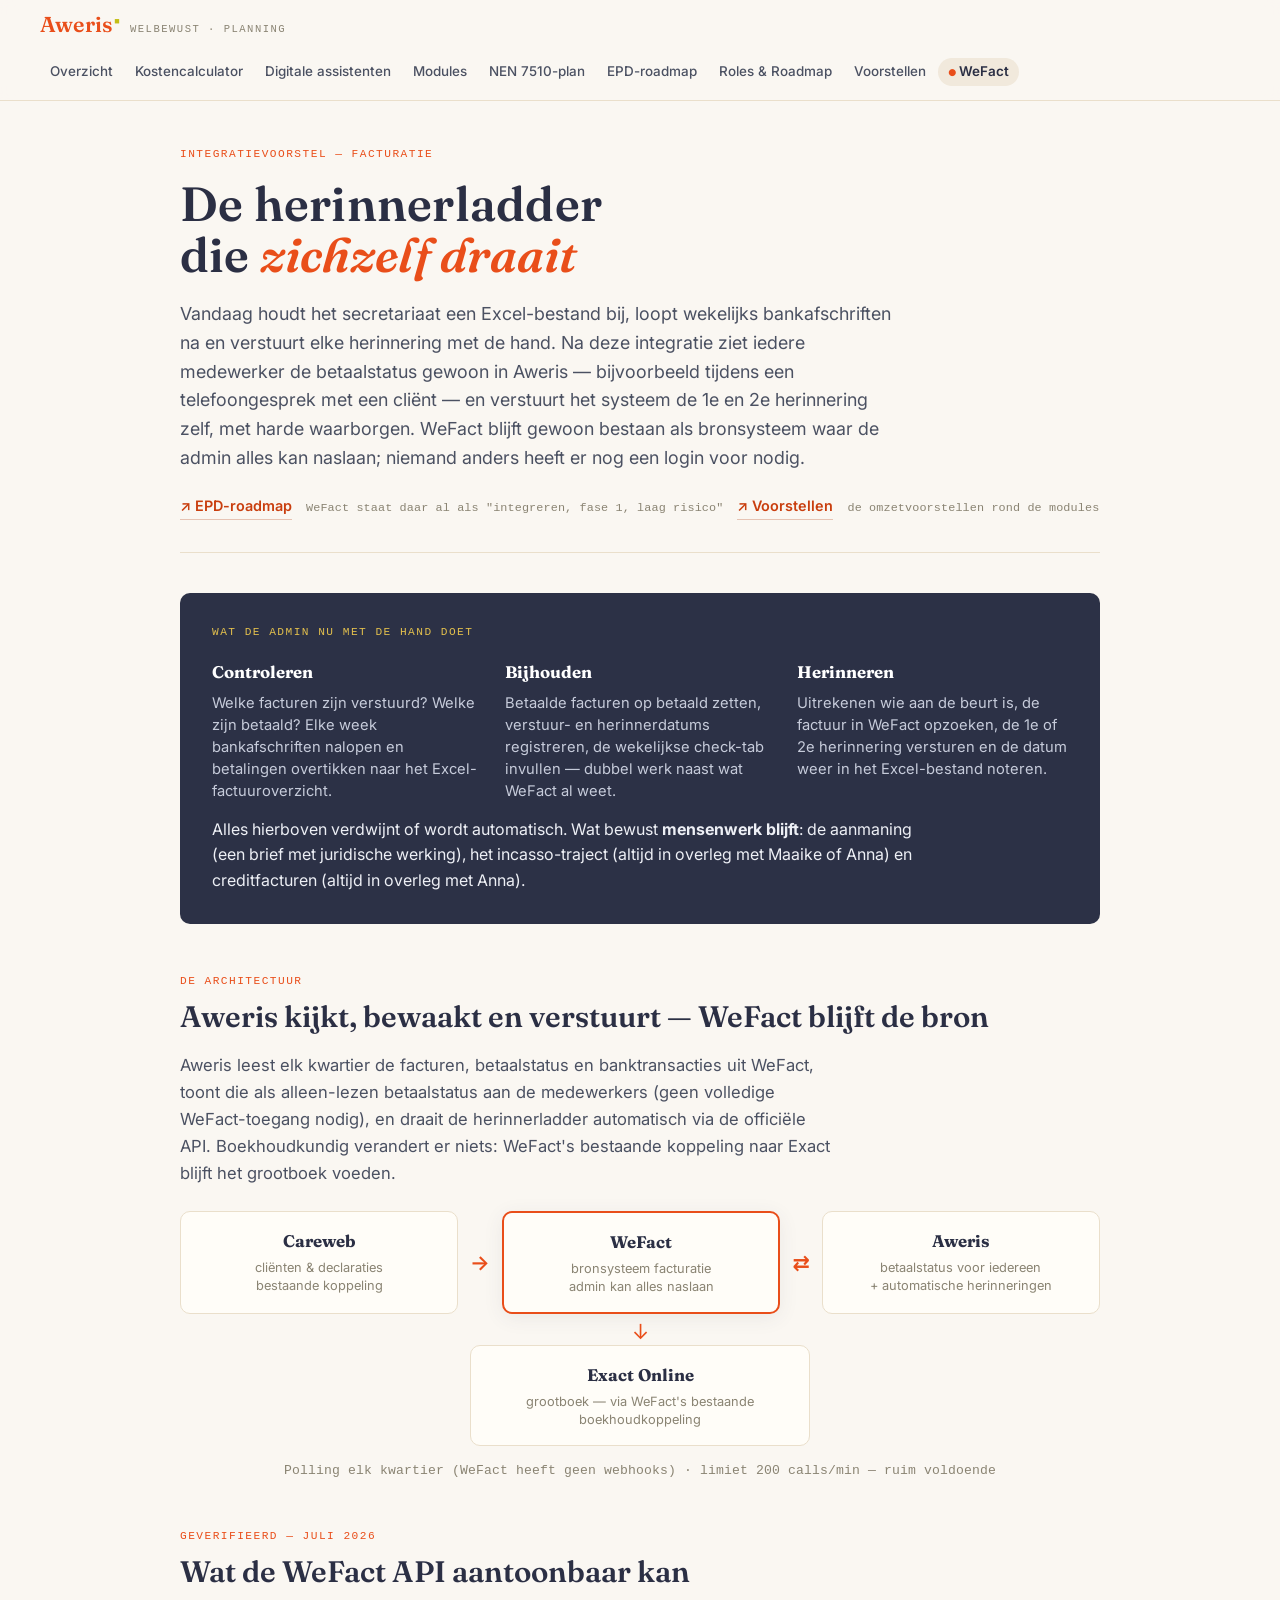
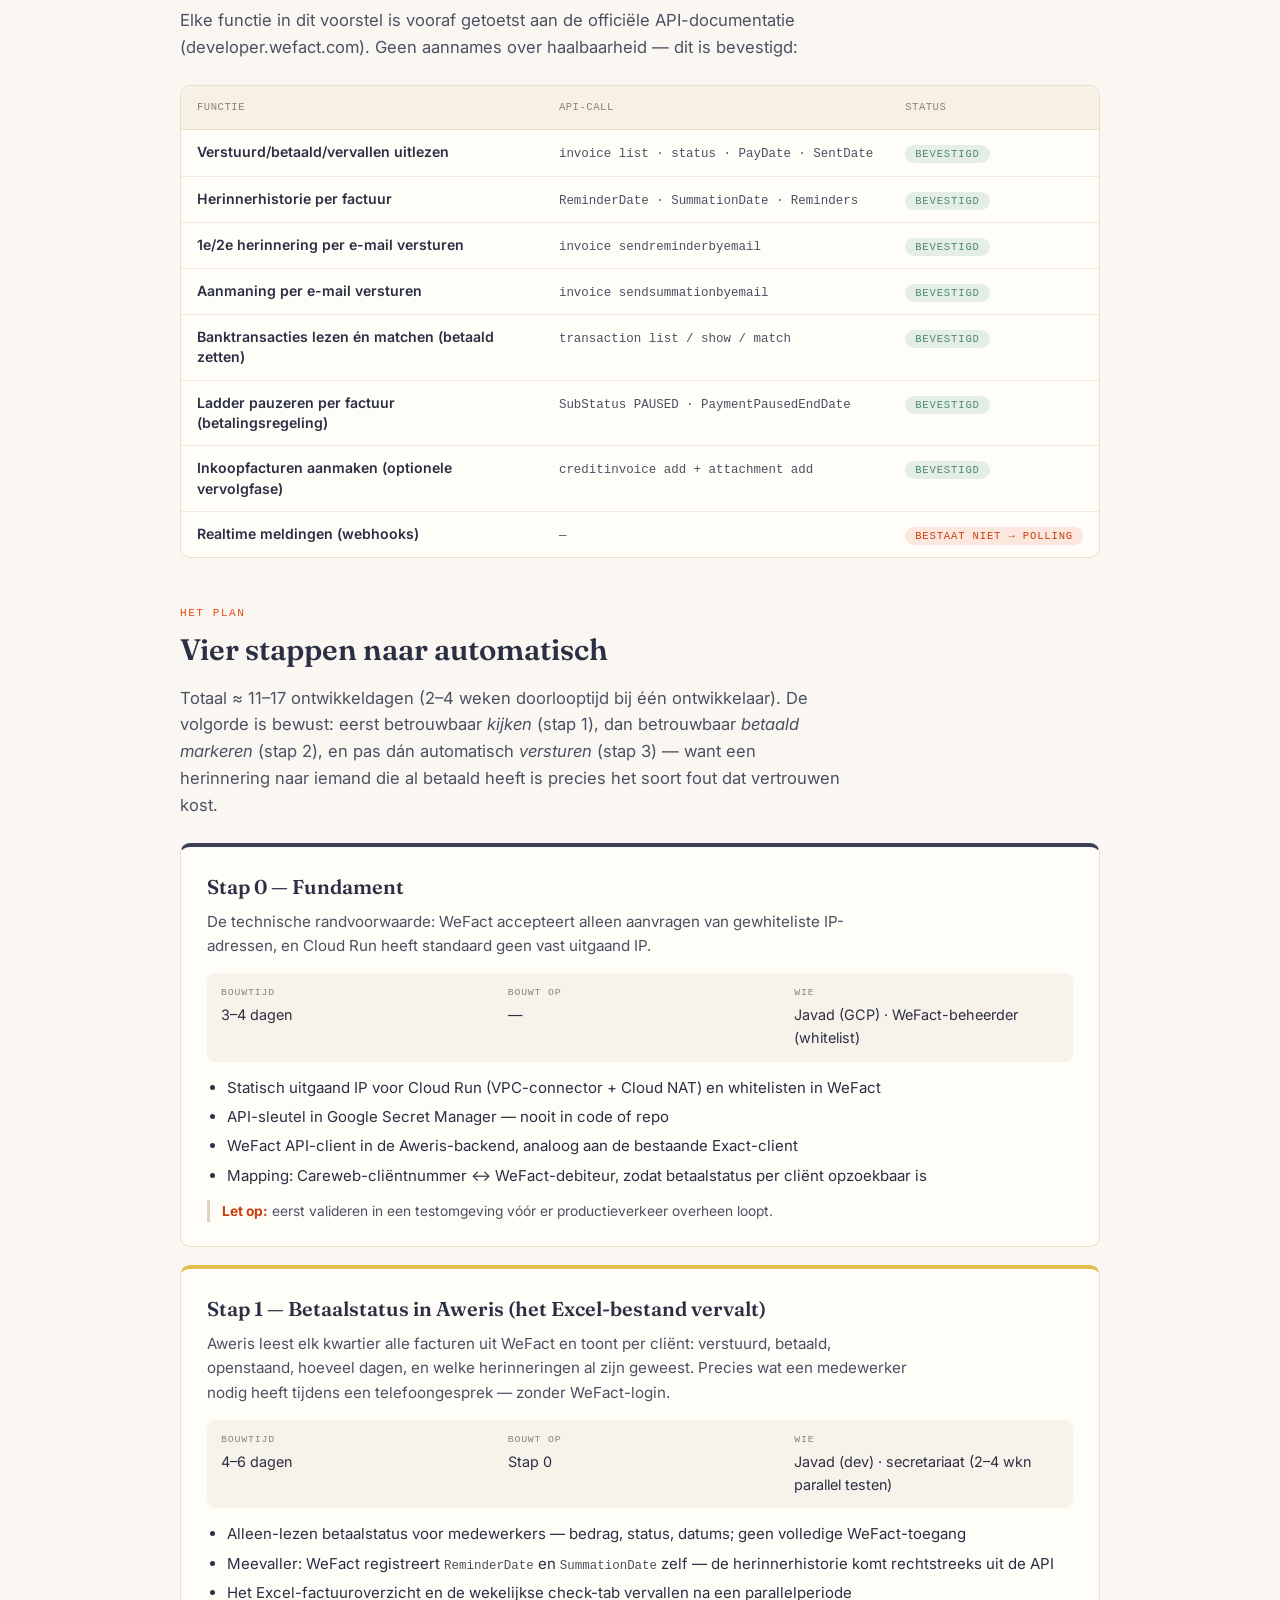
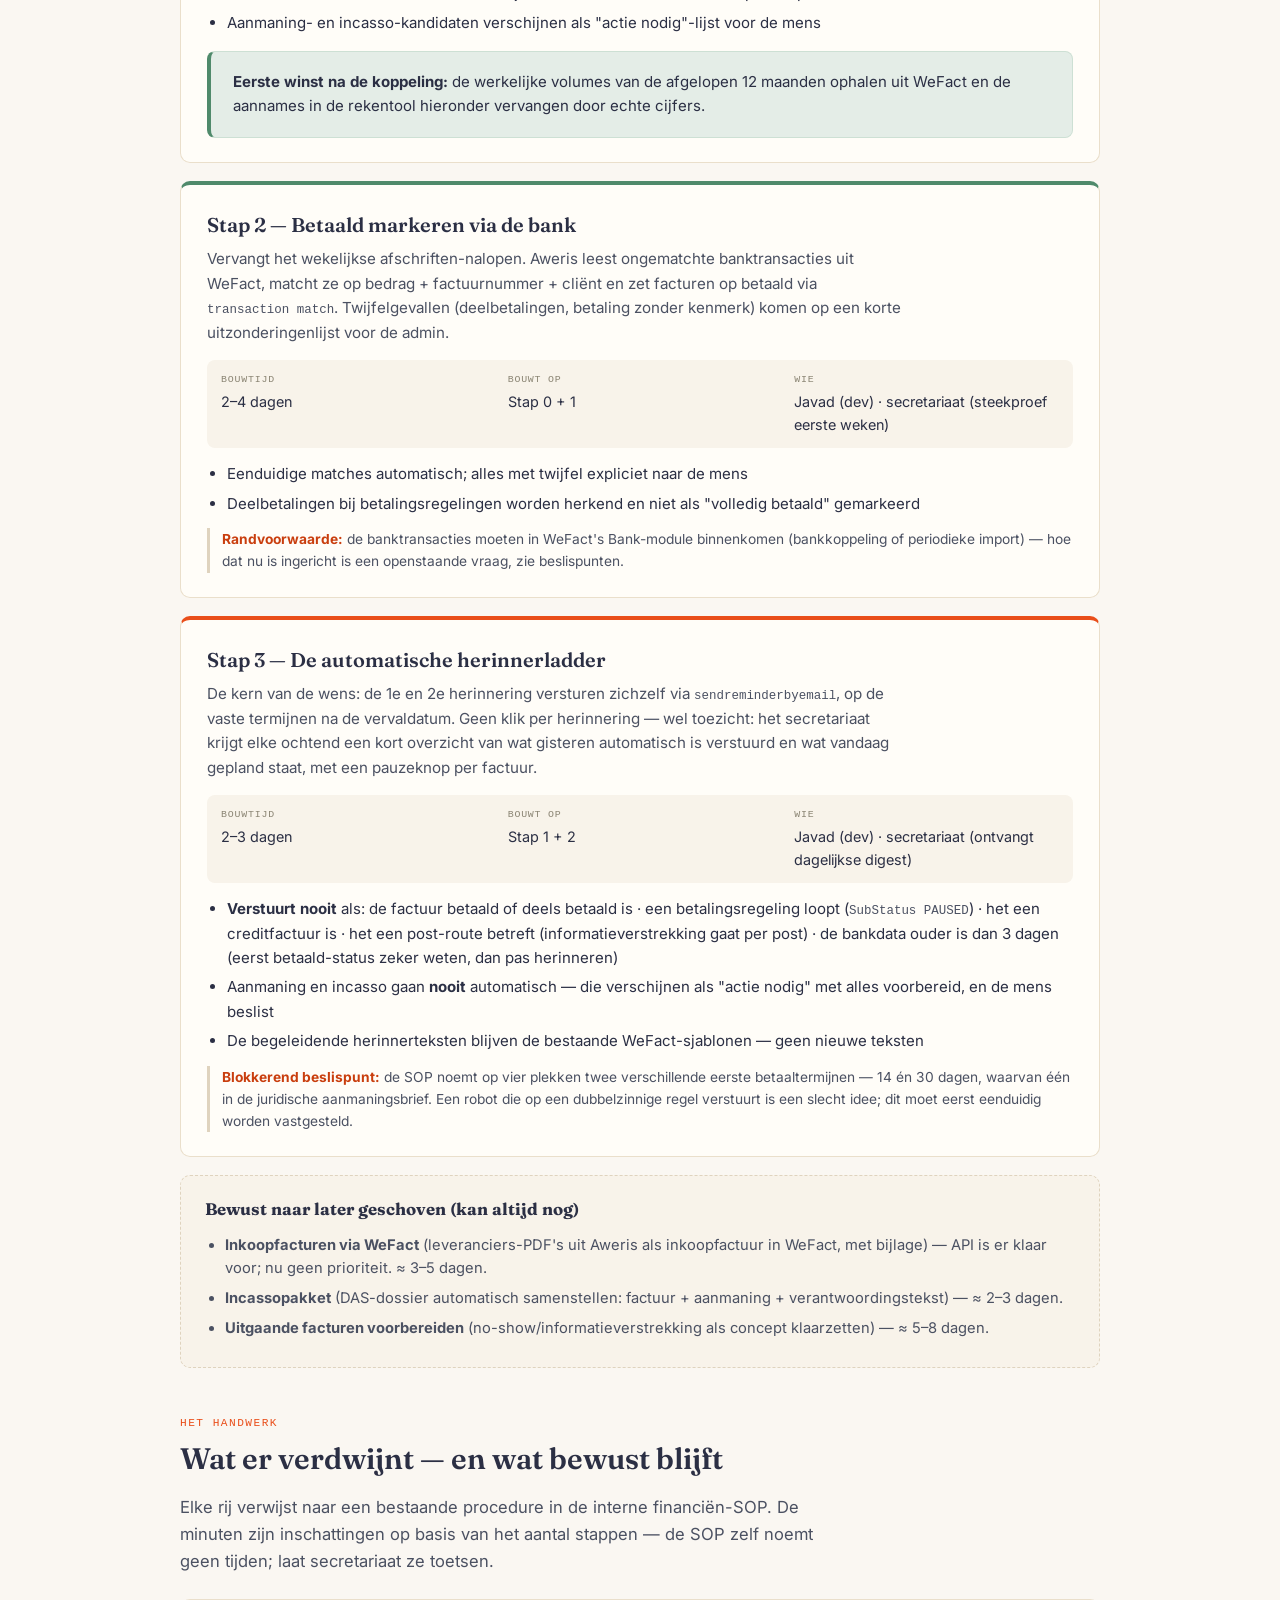
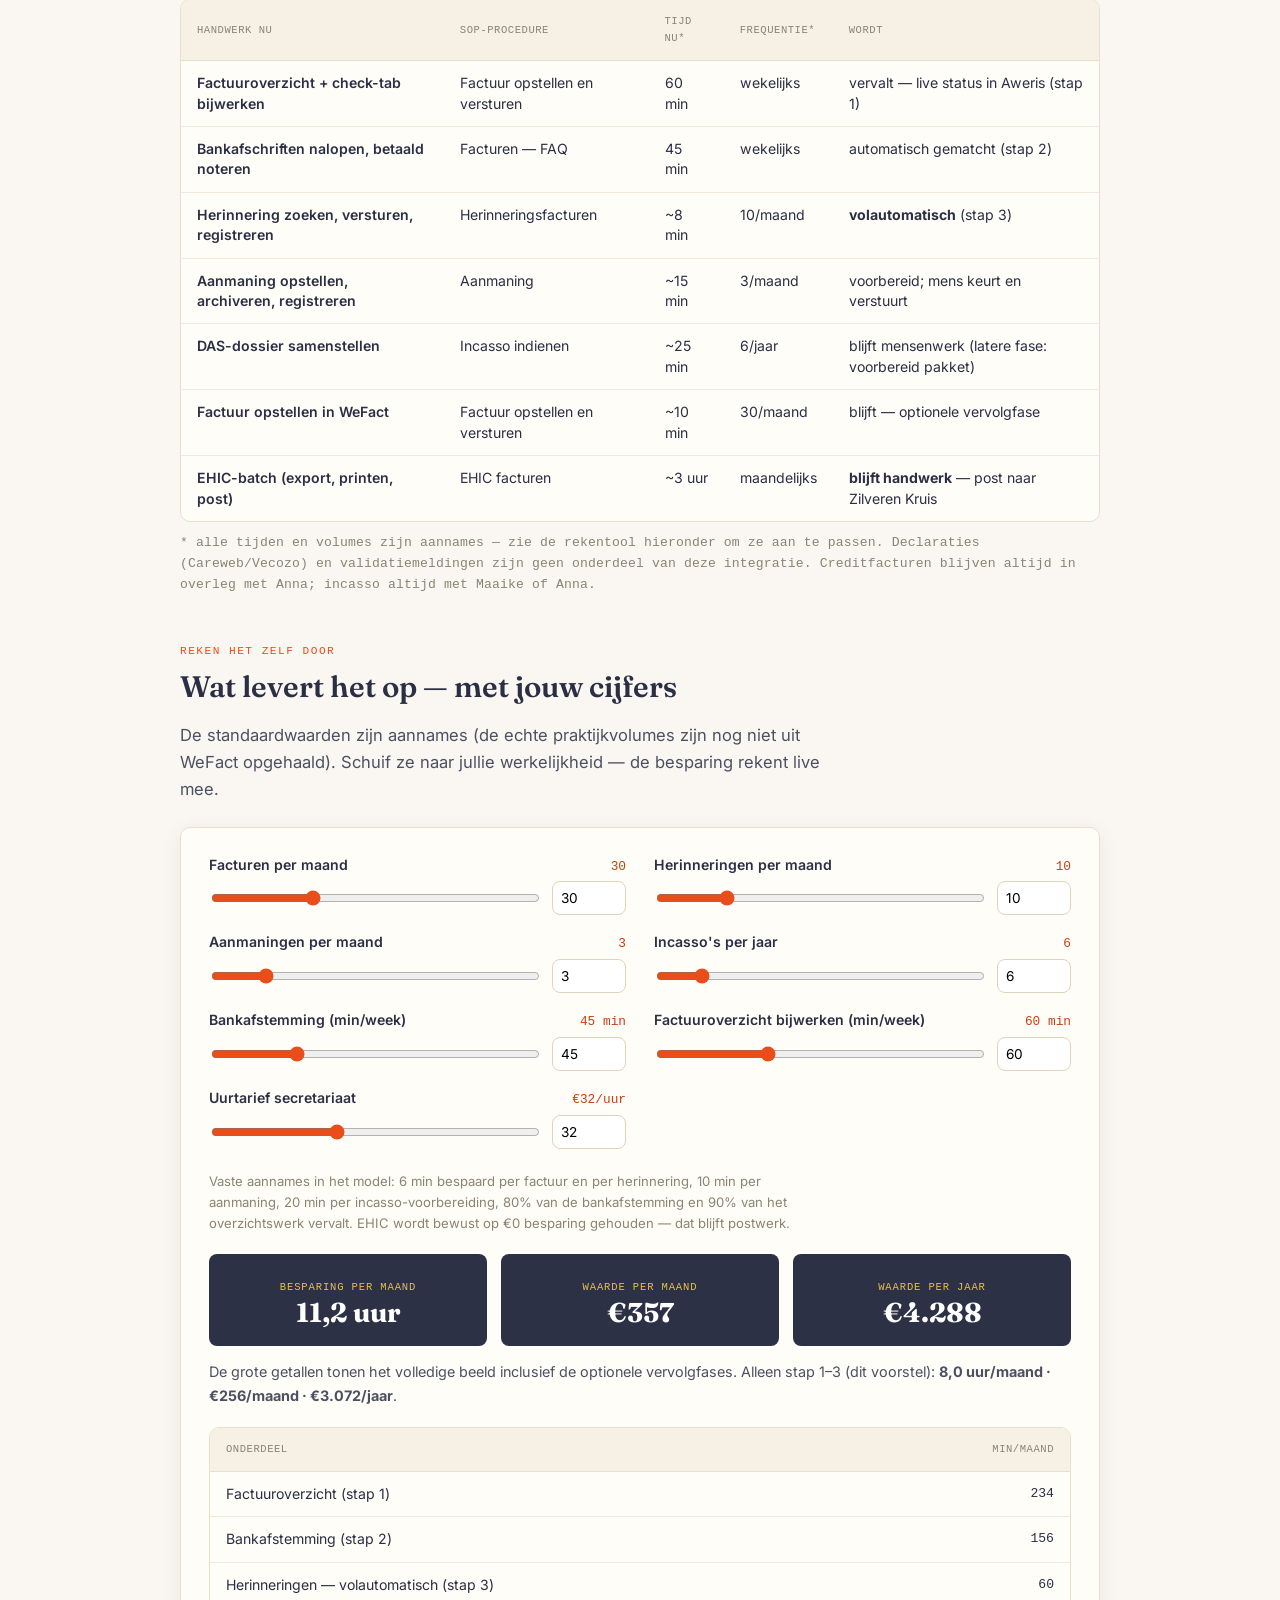
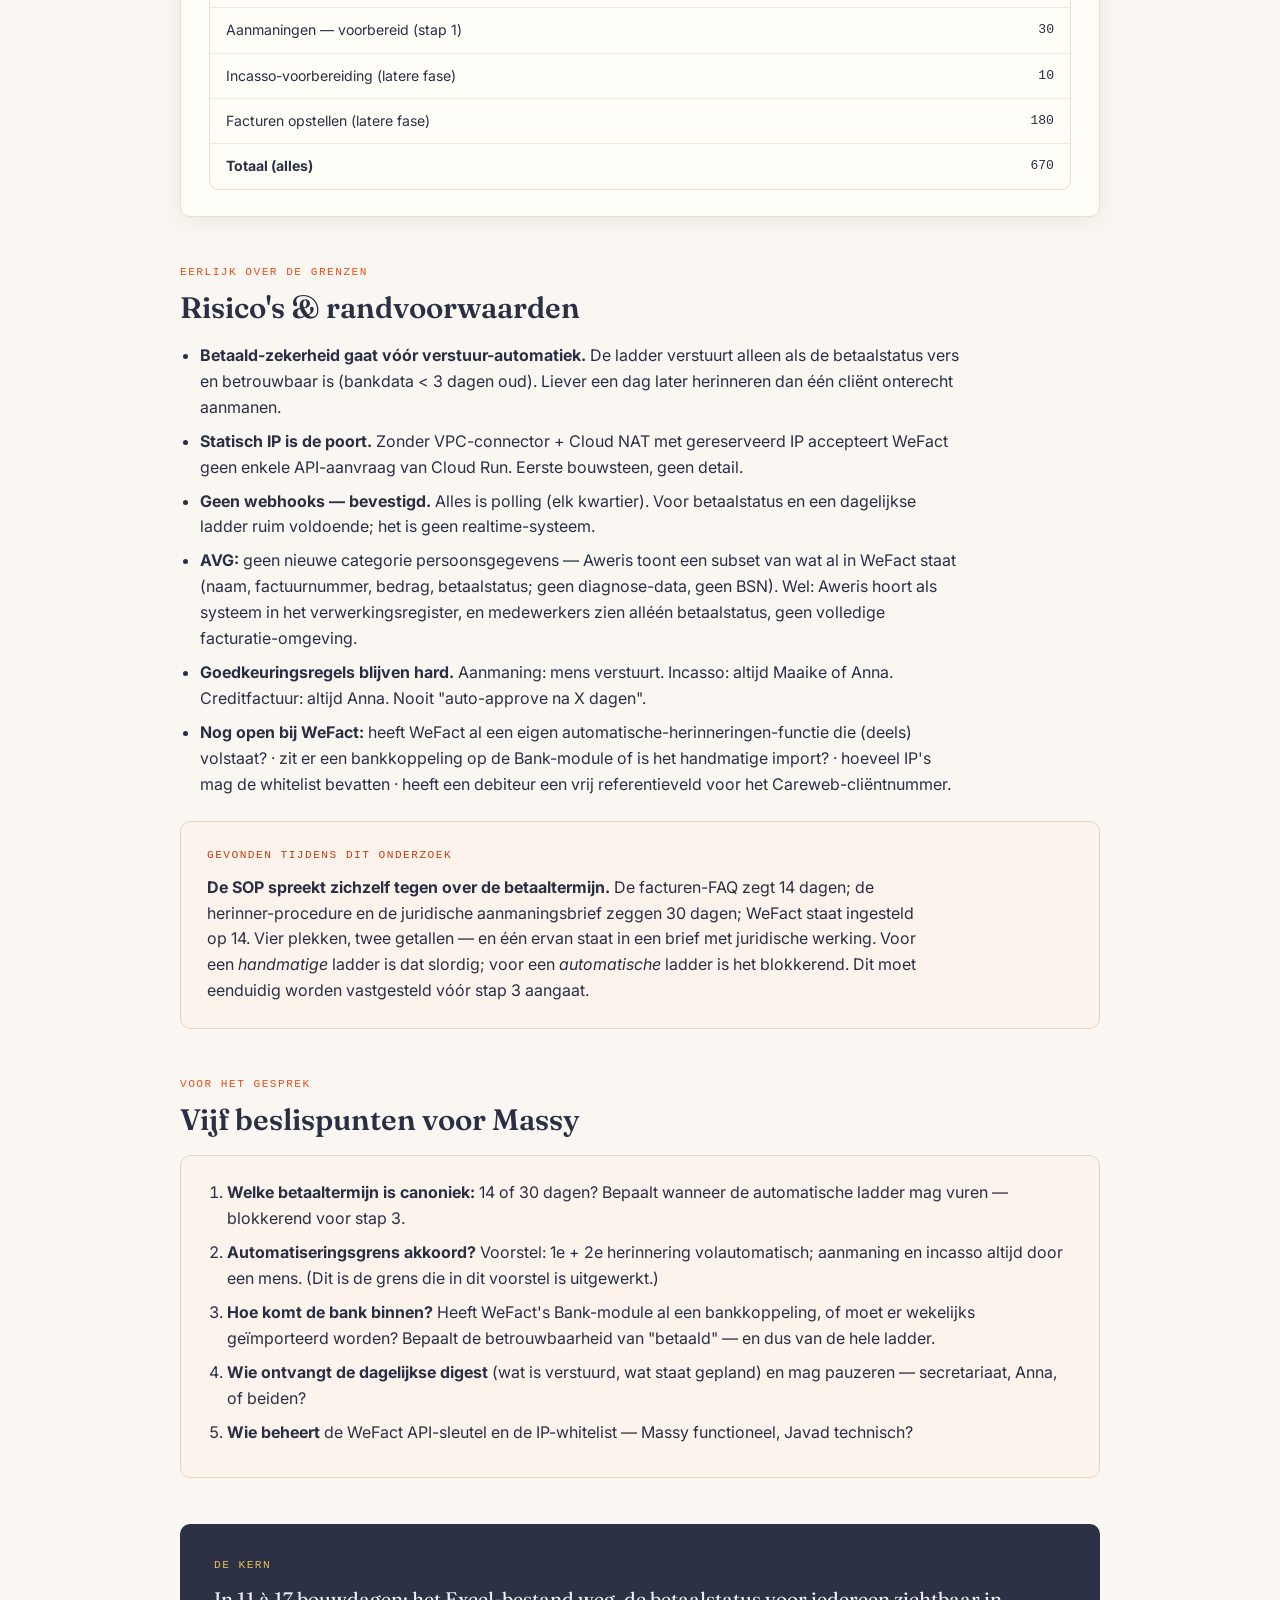
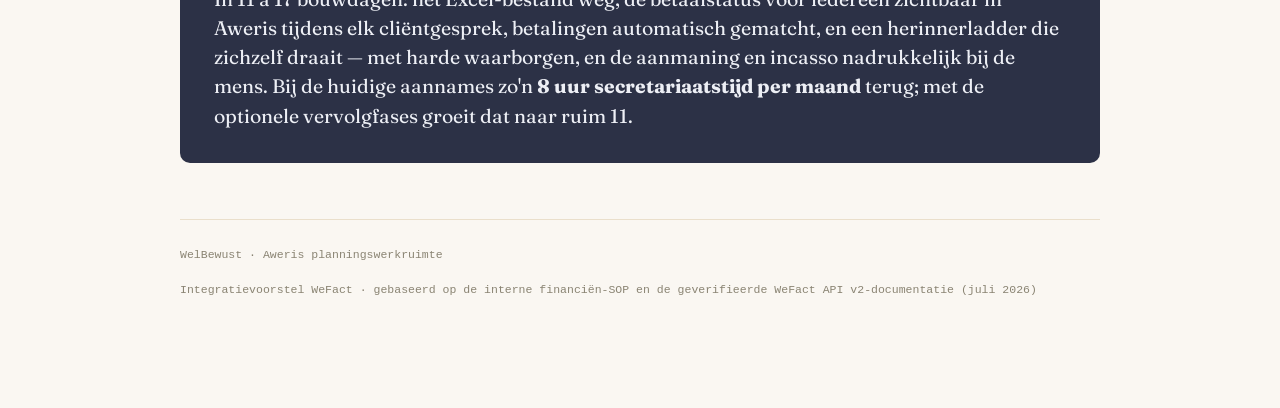
<file: wefact.html>
<!DOCTYPE html>
<html lang="nl">
<head>
<meta charset="utf-8">
<meta name="viewport" content="width=device-width, initial-scale=1">
<title>WeFact-integratie — WelBewust × Aweris</title>
<link rel="stylesheet" href="aweris.css">
<style>
  *{box-sizing:border-box}
  body{margin:0;background:var(--aw-paper);color:var(--aw-ink);font-family:var(--aw-font-body);line-height:1.62;-webkit-font-smoothing:antialiased}
  .doc{max-width:1000px;margin:0 auto;padding:44px clamp(18px,4vw,40px) 40px}
  .mono-dim{font-family:var(--aw-font-mono);font-size:.82em;color:var(--aw-muted);letter-spacing:.01em}
  em{font-style:italic}

  /* mast */
  .mast{border-bottom:1px solid var(--aw-line);padding-bottom:32px;margin-bottom:40px}
  .mast h1{font-family:var(--aw-font-display);font-weight:600;font-size:clamp(2rem,4.8vw,3rem);line-height:1.06;letter-spacing:.005em;text-wrap:balance;margin:16px 0 20px;max-width:22ch}
  .mast h1 em{font-style:italic;color:var(--aw-orange)}
  .dek{font-size:1.12rem;line-height:1.6;max-width:66ch;color:var(--aw-ink-soft);margin:0 0 22px}
  .backlink{font-size:.9rem;margin:0;display:flex;gap:14px;flex-wrap:wrap;align-items:baseline}
  .backlink a{color:var(--aw-orange-dark);text-decoration:none;font-weight:600;border-bottom:1px solid #e6c3b3;padding-bottom:1px}
  .backlink a:hover{border-bottom-color:var(--aw-orange-dark)}

  /* sections */
  .kicker{font-family:var(--aw-font-mono);text-transform:uppercase;letter-spacing:.13em;font-size:.7rem;color:var(--aw-orange);margin:0 0 10px}
  .block{margin-bottom:46px}
  h2.sec{font-family:var(--aw-font-display);font-weight:600;font-size:clamp(1.4rem,3vw,1.85rem);line-height:1.15;margin:0 0 18px;text-wrap:balance}
  .lead{font-size:1.04rem;color:var(--aw-ink-soft);max-width:66ch;margin:0 0 24px}

  /* dark panel */
  .panel{background:var(--aw-blue-dark);border-radius:var(--aw-radius);padding:30px 32px;margin-bottom:48px;color:#EDEFF5}
  .panel .panel-label{font-family:var(--aw-font-mono);text-transform:uppercase;letter-spacing:.13em;font-size:.7rem;color:var(--aw-gold);margin:0 0 14px}
  .panel-grid{display:grid;grid-template-columns:repeat(auto-fit,minmax(240px,1fr));gap:22px;margin-top:18px}
  .panel-grid h4{font-family:var(--aw-font-display);font-size:1.05rem;margin:0 0 6px;color:#fff}
  .panel-grid p{margin:0;font-size:.92rem;color:#C6CBDA;line-height:1.5}
  .panel > p{margin:14px 0 0;color:#EDEFF5;max-width:72ch}

  /* flow diagram */
  .flow{display:grid;grid-template-columns:1fr auto 1fr auto 1fr;gap:10px;align-items:stretch;margin:20px 0 8px}
  .flow .node{background:var(--aw-card);border:1px solid var(--aw-line);border-radius:var(--aw-radius);padding:16px 18px;text-align:center}
  .flow .node b{display:block;font-family:var(--aw-font-display);font-size:1.05rem;margin-bottom:4px}
  .flow .node span{font-size:.8rem;color:var(--aw-muted);line-height:1.4;display:block}
  .flow .node.hub{border:2px solid var(--aw-orange);box-shadow:var(--aw-shadow)}
  .flow .arrow{align-self:center;font-size:1.3rem;color:var(--aw-orange);font-weight:600;padding:0 2px}
  .flow-down{text-align:center;color:var(--aw-orange);font-size:1.3rem;line-height:1;margin:2px 0}
  .flow-exact{max-width:340px;margin:0 auto}
  .flow-note{text-align:center;margin-top:14px}
  @media (max-width:700px){
    .flow{grid-template-columns:1fr}
    .flow .arrow{transform:rotate(90deg);justify-self:center;padding:2px 0}
  }

  /* API table + pills */
  .table-wrap{overflow-x:auto;border:1px solid var(--aw-line);border-radius:var(--aw-radius);background:var(--aw-card)}
  table{border-collapse:collapse;width:100%;min-width:640px;font-size:.88rem}
  thead th{text-align:left;font-family:var(--aw-font-mono);text-transform:uppercase;letter-spacing:.05em;font-size:.66rem;color:var(--aw-muted);font-weight:400;padding:13px 16px;border-bottom:1px solid var(--aw-line);background:#F6F0E5}
  tbody td{padding:12px 16px;border-bottom:1px solid #F0E9DC;vertical-align:top;line-height:1.45}
  tbody tr:last-child td{border-bottom:none}
  td.lbl{font-weight:600;color:var(--aw-ink)}
  .api-call{font-family:var(--aw-font-mono);font-size:.78rem;color:var(--aw-ink-soft);white-space:nowrap}
  .tag{border-radius:var(--aw-radius-pill);padding:3px 10px;font-size:.66rem;font-family:var(--aw-font-mono);text-transform:uppercase;letter-spacing:.08em;white-space:nowrap}
  .tag-ok{background:var(--aw-green-soft);color:var(--aw-green)}
  .tag-warn{background:#FBE7DE;color:var(--aw-orange-dark)}

  /* stap cards */
  .prop{background:var(--aw-card);border:1px solid var(--aw-line);border-radius:var(--aw-radius);padding:24px 26px;margin-bottom:18px;border-top:4px solid var(--aw-line)}
  .prop.f0{border-top-color:var(--aw-blue)}
  .prop.f1{border-top-color:var(--aw-gold)}
  .prop.f2{border-top-color:var(--aw-green)}
  .prop.f3{border-top-color:var(--aw-orange)}
  .prop h3{font-family:var(--aw-font-display);font-weight:600;font-size:1.25rem;margin:0 0 6px}
  .prop .sub{margin:0 0 14px;color:var(--aw-ink-soft);font-size:.95rem;max-width:70ch}
  .pg{display:grid;grid-template-columns:repeat(auto-fit,minmax(180px,1fr));gap:10px 22px;margin:0 0 14px;padding:12px 14px;background:#F8F3EA;border-radius:var(--aw-radius-sm)}
  .pg div b{display:block;font-family:var(--aw-font-mono);font-size:.62rem;text-transform:uppercase;letter-spacing:.08em;color:var(--aw-muted);font-weight:400;margin-bottom:2px}
  .pg div{font-size:.9rem}
  .prop ul{margin:0 0 12px;padding-left:20px}
  .prop li{margin-bottom:5px;font-size:.94rem}
  .risk{font-size:.86rem;color:var(--aw-ink-soft);border-left:3px solid var(--aw-line-strong);padding-left:12px;margin:0}
  .risk b{color:var(--aw-orange-dark)}

  /* later-strip */
  .later{background:#F8F3EA;border:1px dashed var(--aw-line-strong);border-radius:var(--aw-radius);padding:20px 24px}
  .later h4{font-family:var(--aw-font-display);font-size:1.05rem;margin:0 0 10px}
  .later ul{margin:0;padding-left:20px}
  .later li{margin-bottom:6px;font-size:.92rem;color:var(--aw-ink-soft)}

  /* proof / callout */
  .proof{margin-top:16px;background:var(--aw-green-soft);border:1px solid #CDE0D4;border-left:4px solid var(--aw-green);border-radius:var(--aw-radius-sm);padding:18px 22px}
  .proof p{margin:0;font-size:.94rem}
  .callout{background:#FBF3EC;border:1px solid #EAD3C2;border-radius:var(--aw-radius);padding:24px 26px;margin-top:6px}
  .callout .kicker{color:var(--aw-orange-dark)}
  .callout p{margin:0 0 10px;max-width:72ch}
  .callout p:last-child{margin-bottom:0}
  .callout ol{margin:0;padding-left:20px}
  .callout ol li{margin-bottom:8px}

  /* calculator */
  .calc{background:var(--aw-card);border:1px solid var(--aw-line);border-radius:var(--aw-radius);padding:26px 28px;box-shadow:var(--aw-shadow)}
  .calc-grid{display:grid;grid-template-columns:repeat(auto-fit,minmax(280px,1fr));gap:16px 28px;margin-bottom:22px}
  .field-head{display:flex;justify-content:space-between;align-items:baseline;gap:10px;margin-bottom:4px}
  .field-head label{font-size:.88rem;font-weight:600}
  .field-value{font-family:var(--aw-font-mono);font-size:.8rem;color:var(--aw-orange-dark);white-space:nowrap}
  .field-controls{display:flex;gap:10px;align-items:center}
  .field-controls input[type=range]{flex:1;accent-color:var(--aw-orange)}
  .field-controls input[type=number]{width:74px;padding:5px 8px;border:1px solid var(--aw-line-strong);border-radius:var(--aw-radius-sm);font:inherit;font-size:.85rem;background:#fff}
  .calc-note{font-size:.82rem;color:var(--aw-muted);margin:0 0 20px;max-width:76ch}
  .calc-out{display:grid;grid-template-columns:repeat(auto-fit,minmax(180px,1fr));gap:14px;margin-bottom:14px}
  .out-card{background:var(--aw-blue-dark);border-radius:var(--aw-radius-sm);padding:18px 20px;text-align:center}
  .out-card b{display:block;font-family:var(--aw-font-display);font-size:1.7rem;color:#fff;line-height:1.1}
  .out-card span{font-family:var(--aw-font-mono);font-size:.66rem;text-transform:uppercase;letter-spacing:.08em;color:var(--aw-gold)}
  .core-line{font-size:.9rem;color:var(--aw-ink-soft);margin:0 0 20px}
  .calc table{min-width:0}
  .calc td.num{text-align:right;font-family:var(--aw-font-mono);font-size:.82rem;white-space:nowrap}

  /* bottomline */
  .bottomline{background:var(--aw-blue-dark);border-radius:var(--aw-radius);padding:32px 34px;margin-bottom:8px}
  .bottomline .kicker{color:var(--aw-gold)}
  .bottomline p:not(.kicker){font-family:var(--aw-font-display);font-size:1.22rem;line-height:1.5;color:#EDEFF5;margin:0;max-width:68ch}

  ul.plain{margin:0 0 24px;padding-left:20px}
  ul.plain li{margin-bottom:8px;max-width:76ch}
</style>
</head>
<body>

<nav class="aw-nav">
  <a class="aw-brand" href="overview.html"><span class="aw-wordmark">Aweris</span><small>WelBewust &middot; planning</small></a>
  <div class="aw-nav-links">
    <a href="overview.html">Overzicht</a>
    <a href="index.html">Kostencalculator</a>
    <a href="assistenten.html">Digitale assistenten</a>
    <a href="modules.html">Modules</a>
    <a href="compliance.html">NEN 7510-plan</a>
    <a href="epd-roadmap.html">EPD-roadmap</a>
    <a href="roles-and-roadmap.html">Roles &amp; Roadmap</a>
    <a href="proposals.html">Voorstellen</a>
    <a href="wefact.html" aria-current="page">WeFact</a>
  </div>
</nav>

<article class="doc">
  <header class="mast">
    <p class="kicker">Integratievoorstel — facturatie</p>
    <h1>De herinnerladder die <em>zichzelf draait</em></h1>
    <p class="dek">Vandaag houdt het secretariaat een Excel-bestand bij, loopt wekelijks bankafschriften na en verstuurt elke herinnering met de hand. Na deze integratie ziet iedere medewerker de betaalstatus gewoon in Aweris — bijvoorbeeld tijdens een telefoongesprek met een cliënt — en verstuurt het systeem de 1e en 2e herinnering zelf, met harde waarborgen. WeFact blijft gewoon bestaan als bronsysteem waar de admin alles kan naslaan; niemand anders heeft er nog een login voor nodig.</p>
    <p class="backlink">
      <a href="epd-roadmap.html">↗ EPD-roadmap</a> <span class="mono-dim">WeFact staat daar al als "integreren, fase 1, laag risico"</span>
      <a href="proposals.html">↗ Voorstellen</a> <span class="mono-dim">de omzetvoorstellen rond de modules</span>
    </p>
  </header>

  <!-- ============ DE SITUATIE ============ -->
  <section class="panel">
    <p class="panel-label">Wat de admin nu met de hand doet</p>
    <div class="panel-grid">
      <div>
        <h4>Controleren</h4>
        <p>Welke facturen zijn verstuurd? Welke zijn betaald? Elke week bankafschriften nalopen en betalingen overtikken naar het Excel-factuuroverzicht.</p>
      </div>
      <div>
        <h4>Bijhouden</h4>
        <p>Betaalde facturen op betaald zetten, verstuur- en herinnerdatums registreren, de wekelijkse check-tab invullen — dubbel werk naast wat WeFact al weet.</p>
      </div>
      <div>
        <h4>Herinneren</h4>
        <p>Uitrekenen wie aan de beurt is, de factuur in WeFact opzoeken, de 1e of 2e herinnering versturen en de datum weer in het Excel-bestand noteren.</p>
      </div>
    </div>
    <p>Alles hierboven verdwijnt of wordt automatisch. Wat bewust <b>mensenwerk blijft</b>: de aanmaning (een brief met juridische werking), het incasso-traject (altijd in overleg met Maaike of Anna) en creditfacturen (altijd in overleg met Anna).</p>
  </section>

  <!-- ============ DE ARCHITECTUUR ============ -->
  <section class="block">
    <p class="kicker">De architectuur</p>
    <h2 class="sec">Aweris kijkt, bewaakt en verstuurt — WeFact blijft de bron</h2>
    <p class="lead">Aweris leest elk kwartier de facturen, betaalstatus en banktransacties uit WeFact, toont die als alleen-lezen betaalstatus aan de medewerkers (geen volledige WeFact-toegang nodig), en draait de herinnerladder automatisch via de officiële API. Boekhoudkundig verandert er niets: WeFact's bestaande koppeling naar Exact blijft het grootboek voeden.</p>
    <div class="flow">
      <div class="node"><b>Careweb</b><span>cliënten &amp; declaraties<br>bestaande koppeling</span></div>
      <div class="arrow">→</div>
      <div class="node hub"><b>WeFact</b><span>bronsysteem facturatie<br>admin kan alles naslaan</span></div>
      <div class="arrow">⇄</div>
      <div class="node"><b>Aweris</b><span>betaalstatus voor iedereen<br>+ automatische herinneringen</span></div>
    </div>
    <div class="flow-down">↓</div>
    <div class="flow flow-exact">
      <div class="node" style="grid-column:1/-1"><b>Exact Online</b><span>grootboek — via WeFact's bestaande boekhoudkoppeling</span></div>
    </div>
    <p class="flow-note mono-dim">Polling elk kwartier (WeFact heeft geen webhooks) · limiet 200 calls/min — ruim voldoende</p>
  </section>

  <!-- ============ WAT DE API KAN ============ -->
  <section class="block">
    <p class="kicker">Geverifieerd — juli 2026</p>
    <h2 class="sec">Wat de WeFact&nbsp;API aantoonbaar kan</h2>
    <p class="lead">Elke functie in dit voorstel is vooraf getoetst aan de officiële API-documentatie (developer.wefact.com). Geen aannames over haalbaarheid — dit is bevestigd:</p>
    <div class="table-wrap">
      <table>
        <thead><tr><th>Functie</th><th>API-call</th><th>Status</th></tr></thead>
        <tbody>
          <tr><td class="lbl">Verstuurd/betaald/vervallen uitlezen</td><td><span class="api-call">invoice list · status · PayDate · SentDate</span></td><td><span class="tag tag-ok">bevestigd</span></td></tr>
          <tr><td class="lbl">Herinnerhistorie per factuur</td><td><span class="api-call">ReminderDate · SummationDate · Reminders</span></td><td><span class="tag tag-ok">bevestigd</span></td></tr>
          <tr><td class="lbl">1e/2e herinnering per e-mail versturen</td><td><span class="api-call">invoice sendreminderbyemail</span></td><td><span class="tag tag-ok">bevestigd</span></td></tr>
          <tr><td class="lbl">Aanmaning per e-mail versturen</td><td><span class="api-call">invoice sendsummationbyemail</span></td><td><span class="tag tag-ok">bevestigd</span></td></tr>
          <tr><td class="lbl">Banktransacties lezen én matchen (betaald zetten)</td><td><span class="api-call">transaction list / show / match</span></td><td><span class="tag tag-ok">bevestigd</span></td></tr>
          <tr><td class="lbl">Ladder pauzeren per factuur (betalingsregeling)</td><td><span class="api-call">SubStatus PAUSED · PaymentPausedEndDate</span></td><td><span class="tag tag-ok">bevestigd</span></td></tr>
          <tr><td class="lbl">Inkoopfacturen aanmaken (optionele vervolgfase)</td><td><span class="api-call">creditinvoice add + attachment add</span></td><td><span class="tag tag-ok">bevestigd</span></td></tr>
          <tr><td class="lbl">Realtime meldingen (webhooks)</td><td><span class="api-call">—</span></td><td><span class="tag tag-warn">bestaat niet → polling</span></td></tr>
        </tbody>
      </table>
    </div>
  </section>

  <!-- ============ HET PLAN ============ -->
  <section class="block">
    <p class="kicker">Het plan</p>
    <h2 class="sec">Vier stappen naar automatisch</h2>
    <p class="lead">Totaal ≈ 11–17 ontwikkeldagen (2–4 weken doorlooptijd bij één ontwikkelaar). De volgorde is bewust: eerst betrouwbaar <em>kijken</em> (stap 1), dan betrouwbaar <em>betaald markeren</em> (stap 2), en pas dán automatisch <em>versturen</em> (stap 3) — want een herinnering naar iemand die al betaald heeft is precies het soort fout dat vertrouwen kost.</p>

    <div class="prop f0">
      <h3>Stap 0 — Fundament</h3>
      <p class="sub">De technische randvoorwaarde: WeFact accepteert alleen aanvragen van gewhiteliste IP-adressen, en Cloud Run heeft standaard geen vast uitgaand IP.</p>
      <div class="pg">
        <div><b>Bouwtijd</b>3–4 dagen</div>
        <div><b>Bouwt op</b>—</div>
        <div><b>Wie</b>Javad (GCP) · WeFact-beheerder (whitelist)</div>
      </div>
      <ul>
        <li>Statisch uitgaand IP voor Cloud Run (VPC-connector + Cloud NAT) en whitelisten in WeFact</li>
        <li>API-sleutel in Google Secret Manager — nooit in code of repo</li>
        <li>WeFact API-client in de Aweris-backend, analoog aan de bestaande Exact-client</li>
        <li>Mapping: Careweb-cliëntnummer ↔ WeFact-debiteur, zodat betaalstatus per cliënt opzoekbaar is</li>
      </ul>
      <p class="risk"><b>Let op:</b> eerst valideren in een testomgeving vóór er productieverkeer overheen loopt.</p>
    </div>

    <div class="prop f1">
      <h3>Stap 1 — Betaalstatus in Aweris (het Excel-bestand vervalt)</h3>
      <p class="sub">Aweris leest elk kwartier alle facturen uit WeFact en toont per cliënt: verstuurd, betaald, openstaand, hoeveel dagen, en welke herinneringen al zijn geweest. Precies wat een medewerker nodig heeft tijdens een telefoongesprek — zonder WeFact-login.</p>
      <div class="pg">
        <div><b>Bouwtijd</b>4–6 dagen</div>
        <div><b>Bouwt op</b>Stap 0</div>
        <div><b>Wie</b>Javad (dev) · secretariaat (2–4 wkn parallel testen)</div>
      </div>
      <ul>
        <li>Alleen-lezen betaalstatus voor medewerkers — bedrag, status, datums; geen volledige WeFact-toegang</li>
        <li>Meevaller: WeFact registreert <span class="api-call">ReminderDate</span> en <span class="api-call">SummationDate</span> zelf — de herinnerhistorie komt rechtstreeks uit de API</li>
        <li>Het Excel-factuuroverzicht en de wekelijkse check-tab vervallen na een parallelperiode</li>
        <li>Aanmaning- en incasso-kandidaten verschijnen als "actie nodig"-lijst voor de mens</li>
      </ul>
      <div class="proof">
        <p><b>Eerste winst na de koppeling:</b> de werkelijke volumes van de afgelopen 12 maanden ophalen uit WeFact en de aannames in de rekentool hieronder vervangen door echte cijfers.</p>
      </div>
    </div>

    <div class="prop f2">
      <h3>Stap 2 — Betaald markeren via de bank</h3>
      <p class="sub">Vervangt het wekelijkse afschriften-nalopen. Aweris leest ongematchte banktransacties uit WeFact, matcht ze op bedrag + factuurnummer + cliënt en zet facturen op betaald via <span class="api-call">transaction match</span>. Twijfelgevallen (deelbetalingen, betaling zonder kenmerk) komen op een korte uitzonderingenlijst voor de admin.</p>
      <div class="pg">
        <div><b>Bouwtijd</b>2–4 dagen</div>
        <div><b>Bouwt op</b>Stap 0 + 1</div>
        <div><b>Wie</b>Javad (dev) · secretariaat (steekproef eerste weken)</div>
      </div>
      <ul>
        <li>Eenduidige matches automatisch; alles met twijfel expliciet naar de mens</li>
        <li>Deelbetalingen bij betalingsregelingen worden herkend en niet als "volledig betaald" gemarkeerd</li>
      </ul>
      <p class="risk"><b>Randvoorwaarde:</b> de banktransacties moeten in WeFact's Bank-module binnenkomen (bankkoppeling of periodieke import) — hoe dat nu is ingericht is een openstaande vraag, zie beslispunten.</p>
    </div>

    <div class="prop f3">
      <h3>Stap 3 — De automatische herinnerladder</h3>
      <p class="sub">De kern van de wens: de 1e en 2e herinnering versturen zichzelf via <span class="api-call">sendreminderbyemail</span>, op de vaste termijnen na de vervaldatum. Geen klik per herinnering — wel toezicht: het secretariaat krijgt elke ochtend een kort overzicht van wat gisteren automatisch is verstuurd en wat vandaag gepland staat, met een pauzeknop per factuur.</p>
      <div class="pg">
        <div><b>Bouwtijd</b>2–3 dagen</div>
        <div><b>Bouwt op</b>Stap 1 + 2</div>
        <div><b>Wie</b>Javad (dev) · secretariaat (ontvangt dagelijkse digest)</div>
      </div>
      <ul>
        <li><b>Verstuurt nooit</b> als: de factuur betaald of deels betaald is · een betalingsregeling loopt (<span class="api-call">SubStatus PAUSED</span>) · het een creditfactuur is · het een post-route betreft (informatieverstrekking gaat per post) · de bankdata ouder is dan 3 dagen (eerst betaald-status zeker weten, dan pas herinneren)</li>
        <li>Aanmaning en incasso gaan <b>nooit</b> automatisch — die verschijnen als "actie nodig" met alles voorbereid, en de mens beslist</li>
        <li>De begeleidende herinnerteksten blijven de bestaande WeFact-sjablonen — geen nieuwe teksten</li>
      </ul>
      <p class="risk"><b>Blokkerend beslispunt:</b> de SOP noemt op vier plekken twee verschillende eerste betaaltermijnen — 14 én 30 dagen, waarvan één in de juridische aanmaningsbrief. Een robot die op een dubbelzinnige regel verstuurt is een slecht idee; dit moet eerst eenduidig worden vastgesteld.</p>
    </div>

    <div class="later">
      <h4>Bewust naar later geschoven (kan altijd nog)</h4>
      <ul>
        <li><b>Inkoopfacturen via WeFact</b> (leveranciers-PDF's uit Aweris als inkoopfactuur in WeFact, met bijlage) — API is er klaar voor; nu geen prioriteit. ≈ 3–5 dagen.</li>
        <li><b>Incassopakket</b> (DAS-dossier automatisch samenstellen: factuur + aanmaning + verantwoordingstekst) — ≈ 2–3 dagen.</li>
        <li><b>Uitgaande facturen voorbereiden</b> (no-show/informatieverstrekking als concept klaarzetten) — ≈ 5–8 dagen.</li>
      </ul>
    </div>
  </section>

  <!-- ============ WAT VERDWIJNT ============ -->
  <section class="block">
    <p class="kicker">Het handwerk</p>
    <h2 class="sec">Wat er verdwijnt — en wat bewust blijft</h2>
    <p class="lead">Elke rij verwijst naar een bestaande procedure in de interne financiën-SOP. De minuten zijn inschattingen op basis van het aantal stappen — de SOP zelf noemt geen tijden; laat secretariaat ze toetsen.</p>
    <div class="table-wrap">
      <table>
        <thead><tr><th>Handwerk nu</th><th>SOP-procedure</th><th>Tijd nu*</th><th>Frequentie*</th><th>Wordt</th></tr></thead>
        <tbody>
          <tr><td class="lbl">Factuuroverzicht + check-tab bijwerken</td><td>Factuur opstellen en versturen</td><td>60 min</td><td>wekelijks</td><td>vervalt — live status in Aweris (stap 1)</td></tr>
          <tr><td class="lbl">Bankafschriften nalopen, betaald noteren</td><td>Facturen — FAQ</td><td>45 min</td><td>wekelijks</td><td>automatisch gematcht (stap 2)</td></tr>
          <tr><td class="lbl">Herinnering zoeken, versturen, registreren</td><td>Herinneringsfacturen</td><td>~8 min</td><td>10/maand</td><td><b>volautomatisch</b> (stap 3)</td></tr>
          <tr><td class="lbl">Aanmaning opstellen, archiveren, registreren</td><td>Aanmaning</td><td>~15 min</td><td>3/maand</td><td>voorbereid; mens keurt en verstuurt</td></tr>
          <tr><td class="lbl">DAS-dossier samenstellen</td><td>Incasso indienen</td><td>~25 min</td><td>6/jaar</td><td>blijft mensenwerk (latere fase: voorbereid pakket)</td></tr>
          <tr><td class="lbl">Factuur opstellen in WeFact</td><td>Factuur opstellen en versturen</td><td>~10 min</td><td>30/maand</td><td>blijft — optionele vervolgfase</td></tr>
          <tr><td class="lbl">EHIC-batch (export, printen, post)</td><td>EHIC facturen</td><td>~3 uur</td><td>maandelijks</td><td><b>blijft handwerk</b> — post naar Zilveren Kruis</td></tr>
        </tbody>
      </table>
    </div>
    <p class="mono-dim" style="margin-top:10px">* alle tijden en volumes zijn aannames — zie de rekentool hieronder om ze aan te passen. Declaraties (Careweb/Vecozo) en validatiemeldingen zijn geen onderdeel van deze integratie. Creditfacturen blijven altijd in overleg met Anna; incasso altijd met Maaike of Anna.</p>
  </section>

  <!-- ============ REKENTOOL ============ -->
  <section class="block">
    <p class="kicker">Reken het zelf door</p>
    <h2 class="sec">Wat levert het op — met jouw cijfers</h2>
    <p class="lead">De standaardwaarden zijn aannames (de echte praktijkvolumes zijn nog niet uit WeFact opgehaald). Schuif ze naar jullie werkelijkheid — de besparing rekent live mee.</p>
    <div class="calc">
      <div class="calc-grid">
        <div class="field">
          <div class="field-head"><label for="facturen">Facturen per maand</label><span class="field-value"><span id="valFacturen">30</span></span></div>
          <div class="field-controls"><input type="range" id="facturen" min="0" max="100" step="1" value="30"><input type="number" id="facturenNum" min="0" max="500" step="1" value="30"></div>
        </div>
        <div class="field">
          <div class="field-head"><label for="herinneringen">Herinneringen per maand</label><span class="field-value"><span id="valHerinneringen">10</span></span></div>
          <div class="field-controls"><input type="range" id="herinneringen" min="0" max="50" step="1" value="10"><input type="number" id="herinneringenNum" min="0" max="200" step="1" value="10"></div>
        </div>
        <div class="field">
          <div class="field-head"><label for="aanmaningen">Aanmaningen per maand</label><span class="field-value"><span id="valAanmaningen">3</span></span></div>
          <div class="field-controls"><input type="range" id="aanmaningen" min="0" max="20" step="1" value="3"><input type="number" id="aanmaningenNum" min="0" max="100" step="1" value="3"></div>
        </div>
        <div class="field">
          <div class="field-head"><label for="incassos">Incasso's per jaar</label><span class="field-value"><span id="valIncassos">6</span></span></div>
          <div class="field-controls"><input type="range" id="incassos" min="0" max="50" step="1" value="6"><input type="number" id="incassosNum" min="0" max="200" step="1" value="6"></div>
        </div>
        <div class="field">
          <div class="field-head"><label for="bankmin">Bankafstemming (min/week)</label><span class="field-value"><span id="valBankmin">45</span> min</span></div>
          <div class="field-controls"><input type="range" id="bankmin" min="0" max="180" step="5" value="45"><input type="number" id="bankminNum" min="0" max="600" step="5" value="45"></div>
        </div>
        <div class="field">
          <div class="field-head"><label for="overzichtmin">Factuuroverzicht bijwerken (min/week)</label><span class="field-value"><span id="valOverzichtmin">60</span> min</span></div>
          <div class="field-controls"><input type="range" id="overzichtmin" min="0" max="180" step="5" value="60"><input type="number" id="overzichtminNum" min="0" max="600" step="5" value="60"></div>
        </div>
        <div class="field">
          <div class="field-head"><label for="uurtarief">Uurtarief secretariaat</label><span class="field-value">€<span id="valUurtarief">32</span>/uur</span></div>
          <div class="field-controls"><input type="range" id="uurtarief" min="15" max="60" step="1" value="32"><input type="number" id="uurtariefNum" min="15" max="120" step="1" value="32"></div>
        </div>
      </div>
      <p class="calc-note">Vaste aannames in het model: 6 min bespaard per factuur en per herinnering, 10 min per aanmaning, 20 min per incasso-voorbereiding, 80% van de bankafstemming en 90% van het overzichtswerk vervalt. EHIC wordt bewust op €0 besparing gehouden — dat blijft postwerk.</p>
      <div class="calc-out">
        <div class="out-card"><span>besparing per maand</span><b id="outUur">—</b></div>
        <div class="out-card"><span>waarde per maand</span><b id="outEur">—</b></div>
        <div class="out-card"><span>waarde per jaar</span><b id="outJaar">—</b></div>
      </div>
      <p class="core-line">De grote getallen tonen het volledige beeld inclusief de optionele vervolgfases. Alleen stap&nbsp;1–3 (dit voorstel): <b id="coreLine">—</b>.</p>
      <div class="table-wrap">
        <table>
          <thead><tr><th>Onderdeel</th><th style="text-align:right">Min/maand</th></tr></thead>
          <tbody>
            <tr><td>Factuuroverzicht (stap 1)</td><td class="num" id="bOverzicht">—</td></tr>
            <tr><td>Bankafstemming (stap 2)</td><td class="num" id="bBank">—</td></tr>
            <tr><td>Herinneringen — volautomatisch (stap 3)</td><td class="num" id="bHerinneringen">—</td></tr>
            <tr><td>Aanmaningen — voorbereid (stap 1)</td><td class="num" id="bAanmaningen">—</td></tr>
            <tr><td>Incasso-voorbereiding (latere fase)</td><td class="num" id="bIncassos">—</td></tr>
            <tr><td>Facturen opstellen (latere fase)</td><td class="num" id="bFacturen">—</td></tr>
            <tr><td><b>Totaal (alles)</b></td><td class="num" id="bTotaal">—</td></tr>
          </tbody>
        </table>
      </div>
    </div>
  </section>

  <!-- ============ RISICO'S ============ -->
  <section class="block">
    <p class="kicker">Eerlijk over de grenzen</p>
    <h2 class="sec">Risico's &amp; randvoorwaarden</h2>
    <ul class="plain">
      <li><b>Betaald-zekerheid gaat vóór verstuur-automatiek.</b> De ladder verstuurt alleen als de betaalstatus vers en betrouwbaar is (bankdata &lt; 3 dagen oud). Liever een dag later herinneren dan één cliënt onterecht aanmanen.</li>
      <li><b>Statisch IP is de poort.</b> Zonder VPC-connector + Cloud NAT met gereserveerd IP accepteert WeFact geen enkele API-aanvraag van Cloud Run. Eerste bouwsteen, geen detail.</li>
      <li><b>Geen webhooks — bevestigd.</b> Alles is polling (elk kwartier). Voor betaalstatus en een dagelijkse ladder ruim voldoende; het is geen realtime-systeem.</li>
      <li><b>AVG:</b> geen nieuwe categorie persoonsgegevens — Aweris toont een subset van wat al in WeFact staat (naam, factuurnummer, bedrag, betaalstatus; geen diagnose-data, geen BSN). Wel: Aweris hoort als systeem in het verwerkingsregister, en medewerkers zien alléén betaalstatus, geen volledige facturatie-omgeving.</li>
      <li><b>Goedkeuringsregels blijven hard.</b> Aanmaning: mens verstuurt. Incasso: altijd Maaike of Anna. Creditfactuur: altijd Anna. Nooit "auto-approve na X dagen".</li>
      <li><b>Nog open bij WeFact:</b> heeft WeFact al een eigen automatische-herinneringen-functie die (deels) volstaat? · zit er een bankkoppeling op de Bank-module of is het handmatige import? · hoeveel IP's mag de whitelist bevatten · heeft een debiteur een vrij referentieveld voor het Careweb-cliëntnummer.</li>
    </ul>
    <div class="callout">
      <p class="kicker">Gevonden tijdens dit onderzoek</p>
      <p><b>De SOP spreekt zichzelf tegen over de betaaltermijn.</b> De facturen-FAQ zegt 14 dagen; de herinner-procedure en de juridische aanmaningsbrief zeggen 30 dagen; WeFact staat ingesteld op 14. Vier plekken, twee getallen — en één ervan staat in een brief met juridische werking. Voor een <em>handmatige</em> ladder is dat slordig; voor een <em>automatische</em> ladder is het blokkerend. Dit moet eenduidig worden vastgesteld vóór stap 3 aangaat.</p>
    </div>
  </section>

  <!-- ============ BESLISPUNTEN ============ -->
  <section class="block">
    <p class="kicker">Voor het gesprek</p>
    <h2 class="sec">Vijf beslispunten voor Massy</h2>
    <div class="callout">
      <ol>
        <li><b>Welke betaaltermijn is canoniek:</b> 14 of 30 dagen? Bepaalt wanneer de automatische ladder mag vuren — blokkerend voor stap 3.</li>
        <li><b>Automatiseringsgrens akkoord?</b> Voorstel: 1e + 2e herinnering volautomatisch; aanmaning en incasso altijd door een mens. (Dit is de grens die in dit voorstel is uitgewerkt.)</li>
        <li><b>Hoe komt de bank binnen?</b> Heeft WeFact's Bank-module al een bankkoppeling, of moet er wekelijks geïmporteerd worden? Bepaalt de betrouwbaarheid van "betaald" — en dus van de hele ladder.</li>
        <li><b>Wie ontvangt de dagelijkse digest</b> (wat is verstuurd, wat staat gepland) en mag pauzeren — secretariaat, Anna, of beiden?</li>
        <li><b>Wie beheert</b> de WeFact API-sleutel en de IP-whitelist — Massy functioneel, Javad technisch?</li>
      </ol>
    </div>
  </section>

  <!-- ============ KERN ============ -->
  <section class="bottomline">
    <p class="kicker">De kern</p>
    <p>In 11 à 17 bouwdagen: het Excel-bestand weg, de betaalstatus voor iedereen zichtbaar in Aweris tijdens elk cliëntgesprek, betalingen automatisch gematcht, en een herinnerladder die zichzelf draait — met harde waarborgen, en de aanmaning en incasso nadrukkelijk bij de mens. Bij de huidige aannames zo'n <b>8 uur secretariaatstijd per maand</b> terug; met de optionele vervolgfases groeit dat naar ruim 11.</p>
  </section>

  <footer class="aw-footer">
    <span>WelBewust &middot; Aweris planningswerkruimte</span>
    <span>Integratievoorstel WeFact &middot; gebaseerd op de interne financiën-SOP en de geverifieerde WeFact API v2-documentatie (juli 2026)</span>
  </footer>
</article>

<script>
(function () {
  const $ = (id) => document.getElementById(id);
  function toNum(v) { return Number(String(v).trim().replace(",", ".")); }

  // Vaste model-aannames (zie tekst boven de uitkomsten)
  const MIN_PER_FACTUUR = 6, MIN_PER_HERINNERING = 6, MIN_PER_AANMANING = 10, MIN_PER_INCASSO = 20;
  const BANK_PCT = 0.8, OVERZICHT_PCT = 0.9, WEKEN_PER_MAAND = 52 / 12;

  function fmtInt(n) { return Math.round(n).toLocaleString("nl-NL"); }
  function fmtUur(n) { return n.toLocaleString("nl-NL", { minimumFractionDigits: 1, maximumFractionDigits: 1 }); }
  function fmtEur(n) { return "€" + Math.round(n).toLocaleString("nl-NL"); }

  function recalc() {
    const f = toNum($("facturenNum").value), h = toNum($("herinneringenNum").value),
          a = toNum($("aanmaningenNum").value), i = toNum($("incassosNum").value),
          b = toNum($("bankminNum").value), o = toNum($("overzichtminNum").value),
          t = toNum($("uurtariefNum").value);

    const mFact = f * MIN_PER_FACTUUR;            // latere fase
    const mHer  = h * MIN_PER_HERINNERING;        // stap 3
    const mAan  = a * MIN_PER_AANMANING;          // stap 1 (voorbereid)
    const mInc  = (i * MIN_PER_INCASSO) / 12;     // latere fase
    const mBank = b * BANK_PCT * WEKEN_PER_MAAND; // stap 2
    const mOvz  = o * OVERZICHT_PCT * WEKEN_PER_MAAND; // stap 1
    const totMin = mFact + mHer + mAan + mInc + mBank + mOvz;
    const coreMin = totMin - mFact - mInc;        // alleen stap 1-3
    const uur = totMin / 60, coreUur = coreMin / 60;

    $("bFacturen").textContent = fmtInt(mFact);
    $("bHerinneringen").textContent = fmtInt(mHer);
    $("bAanmaningen").textContent = fmtInt(mAan);
    $("bIncassos").textContent = fmtInt(mInc);
    $("bBank").textContent = fmtInt(mBank);
    $("bOverzicht").textContent = fmtInt(mOvz);
    $("bTotaal").textContent = fmtInt(totMin);
    $("outUur").textContent = fmtUur(uur) + " uur";
    $("outEur").textContent = fmtEur(uur * t);
    $("outJaar").textContent = fmtEur(uur * t * 12);
    $("coreLine").textContent = fmtUur(coreUur) + " uur/maand · " + fmtEur(coreUur * t) + "/maand · " + fmtEur(coreUur * t * 12) + "/jaar";
  }

  function link(sliderId, numberId, valueSpanId) {
    const slider = $(sliderId), number = $(numberId), span = $(valueSpanId);
    function set(v) {
      v = toNum(v);
      slider.value = v;
      number.value = v;
      if (span) span.textContent = v.toLocaleString("nl-NL");
      recalc();
    }
    slider.addEventListener("input", () => set(slider.value));
    number.addEventListener("input", () => { if (number.value !== "") set(number.value); });
    set(slider.value);
  }

  link("facturen", "facturenNum", "valFacturen");
  link("herinneringen", "herinneringenNum", "valHerinneringen");
  link("aanmaningen", "aanmaningenNum", "valAanmaningen");
  link("incassos", "incassosNum", "valIncassos");
  link("bankmin", "bankminNum", "valBankmin");
  link("overzichtmin", "overzichtminNum", "valOverzichtmin");
  link("uurtarief", "uurtariefNum", "valUurtarief");
})();
</script>

</body>
</html>
</file>
<file: aweris.css>
/* ============================================================
   Aweris design system — shared across the WelBewust planning pages
   Brand tokens lifted from the live aweris.nl token set (July 2026).
   Loaded LAST in each page's <head> so it recolours the older
   pages' local :root tokens without touching their markup/JS.
   ============================================================ */

@import url('https://fonts.googleapis.com/css2?family=Fraunces:opsz,wght@9..144,400;9..144,500;9..144,600;9..144,700;9..144,900&family=Inter:wght@400;500;600;700&display=swap');

:root{
  /* --- Aweris brand palette --- */
  --aw-orange:#E94E1A;      --aw-orange-dark:#C93E0E;  --aw-orange-hover:#C74217;  --aw-orange-light:#F06B3F;
  --aw-yellow:#E9E11E;      --aw-yellow-dark:#C4BE15;
  --aw-gold:#E3C04D;        --aw-gold-ink:#9A6A0B;
  --aw-blue:#3B4058;        --aw-blue-light:#565D80;   --aw-blue-dark:#2C3146;
  --aw-paper:#FAF7F2;       --aw-card:#FFFDF8;         --aw-line:#EADFCB;   --aw-line-strong:#DFD3BE;
  --aw-ink:#2B2F44;         --aw-ink-soft:#4B5162;     --aw-muted:#8A8473;
  --aw-green:#4F8A6B;       --aw-green-soft:#E4EDE7;
  --aw-error:#C5362A;       --aw-error-soft:#FCF3F1;

  --aw-font-display:"Fraunces","Iowan Old Style","Palatino Linotype",Georgia,serif;
  --aw-font-body:"Inter","Segoe UI",system-ui,-apple-system,sans-serif;
  --aw-font-mono:ui-monospace,"SF Mono",Menlo,Consolas,monospace;

  --aw-radius:10px;   --aw-radius-sm:8px;   --aw-radius-pill:999px;
  --aw-shadow:0 4px 20px rgba(59,64,88,.08);
  --aw-shadow-cta:0 8px 22px rgba(233,78,26,.28);
  --aw-container:1080px;
  --aw-ease:cubic-bezier(.215,.61,.355,1);

  /* --- legacy-token overrides: recolour the older pages in place --- */
  --paper:var(--aw-paper);
  --panel:var(--aw-card);      --card:var(--aw-card);
  --ink:var(--aw-ink);         --ink-soft:var(--aw-ink-soft);   --ink-faint:var(--aw-muted);
  --line:var(--aw-line);       --line-strong:var(--aw-line-strong);   --rail:#F4EEE2;
  --radius:var(--aw-radius);   --shadow:var(--aw-shadow);
  /* index.html accents */
  --petrol:var(--aw-blue);     --petrol-tint:#E7E9EF;
  --rust:var(--aw-orange);     --rust-tint:#FBE7DE;
  --moss:var(--aw-green);      --moss-tint:var(--aw-green-soft);
  /* assistenten.html accents + status */
  --teal:var(--aw-blue);       --teal-soft:#E7E9EF;   --teal-line:#CBD0DE;
  --gold:var(--aw-gold-ink);   --gold-soft:#F5EBD8;
  --ok:var(--aw-green);        --ok-bg:var(--aw-green-soft);
  --test:var(--aw-gold-ink);   --test-bg:#F5EBD8;
  --plan:var(--aw-blue);       --plan-bg:#E7E9EF;
  --wait:var(--aw-orange);     --wait-bg:#FBE7DE;
}

/* kill the older assistenten dark-mode so the whole site is one warm paper look */
@media (prefers-color-scheme:dark){ :root{ color-scheme:light; } }

/* bare content links inherit the brand; classed links (nav, buttons) keep their own colour */
a{ color:var(--aw-orange-dark); }
a:hover{ color:var(--aw-orange); }

/* unify display headings to the brand serif across every page (body stays Inter) */
h1, h2, h3 { font-family:var(--aw-font-display); }

/* ============================================================
   Shared chrome — nav, buttons, eyebrow, footer, containers
   (prefixed .aw- so it never collides with page-local classes)
   ============================================================ */

.aw-nav{
  position:sticky; top:0; z-index:50;
  display:flex; align-items:center; justify-content:space-between; gap:20px; flex-wrap:wrap;
  padding:14px clamp(18px,4vw,40px);
  background:var(--aw-paper);
  background:color-mix(in srgb, var(--aw-paper) 90%, transparent);
  backdrop-filter:saturate(140%) blur(8px);
  border-bottom:1px solid var(--aw-line);
  font-family:var(--aw-font-body);
}
.aw-brand{ display:flex; align-items:baseline; gap:10px; text-decoration:none; }
.aw-wordmark{
  font-family:var(--aw-font-display); font-weight:600; font-size:1.35rem; letter-spacing:.01em;
  color:var(--aw-orange); line-height:1;
}
.aw-wordmark::after{ content:"■"; font-size:.42em; color:var(--aw-yellow-dark); margin-left:2px; vertical-align:super; }
.aw-brand small{ font-family:var(--aw-font-mono); font-size:.66rem; letter-spacing:.14em; text-transform:uppercase; color:var(--aw-muted); }
.aw-nav-links{ display:flex; align-items:center; gap:2px; flex-wrap:wrap; }
.aw-nav-links a{
  font-size:.84rem; font-weight:500; color:var(--aw-ink-soft); text-decoration:none;
  padding:7px 10px; border-radius:var(--aw-radius-pill); line-height:1; white-space:nowrap;
  transition:color .16s var(--aw-ease), background .16s var(--aw-ease);
}
.aw-nav-links a:hover{ color:var(--aw-orange); background:#F3EADF; }
.aw-nav-links a[aria-current="page"]{ color:var(--aw-ink); font-weight:600; background:#F1E9DC; }
.aw-nav-links a[aria-current="page"]::before{ content:"● "; color:var(--aw-orange); font-size:.7em; }

.aw-btn{
  display:inline-flex; align-items:center; gap:8px; cursor:pointer;
  font-family:var(--aw-font-body); font-weight:600; font-size:.92rem; line-height:1;
  padding:12px 20px; border-radius:var(--aw-radius-pill); border:1px solid transparent;
  text-decoration:none; transition:transform .16s var(--aw-ease), box-shadow .16s var(--aw-ease), background .16s var(--aw-ease);
}
.aw-btn--primary{ background:var(--aw-orange); color:#fff; box-shadow:var(--aw-shadow-cta); }
.aw-btn--primary:hover{ background:var(--aw-orange-hover); transform:translateY(-1px); box-shadow:0 12px 30px rgba(233,78,26,.36); }
.aw-btn--ghost{ background:transparent; color:var(--aw-ink); border-color:var(--aw-line-strong); }
.aw-btn--ghost:hover{ border-color:var(--aw-ink); }

.aw-eyebrow{
  font-family:var(--aw-font-mono); text-transform:uppercase; letter-spacing:.13em;
  font-size:.7rem; color:var(--aw-orange); font-weight:500; margin:0;
}

.aw-container{ max-width:var(--aw-container); margin:0 auto; padding-left:clamp(18px,4vw,40px); padding-right:clamp(18px,4vw,40px); }

.aw-footer{
  border-top:1px solid var(--aw-line); margin-top:56px; padding:26px 0 44px;
  display:flex; justify-content:space-between; gap:16px; flex-wrap:wrap;
  font-family:var(--aw-font-mono); font-size:.72rem; color:var(--aw-muted);
}
.aw-footer a{ color:var(--aw-muted); }

@media (max-width:600px){
  .aw-nav{ padding:12px 18px; }
  .aw-nav-links{ gap:2px; }
  .aw-nav-links a{ padding:6px 9px; font-size:.8rem; }
}
</file>
